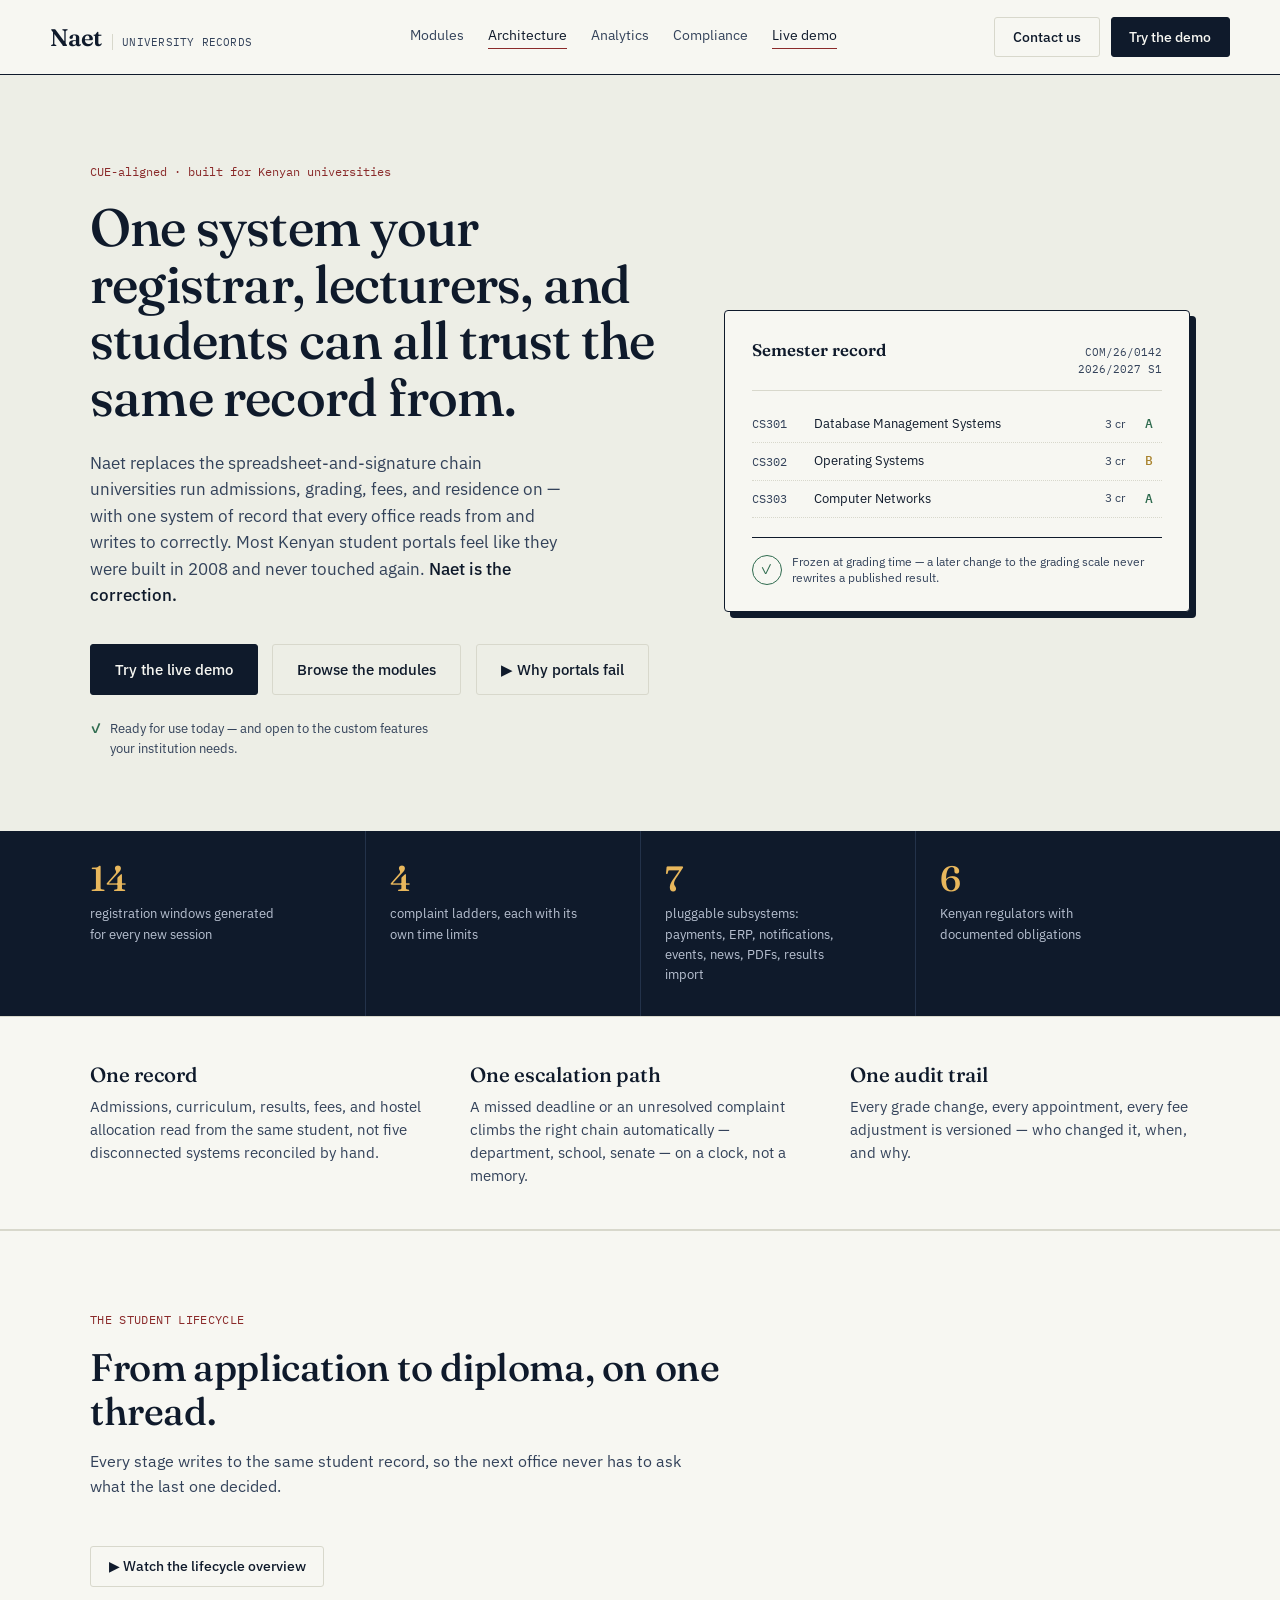
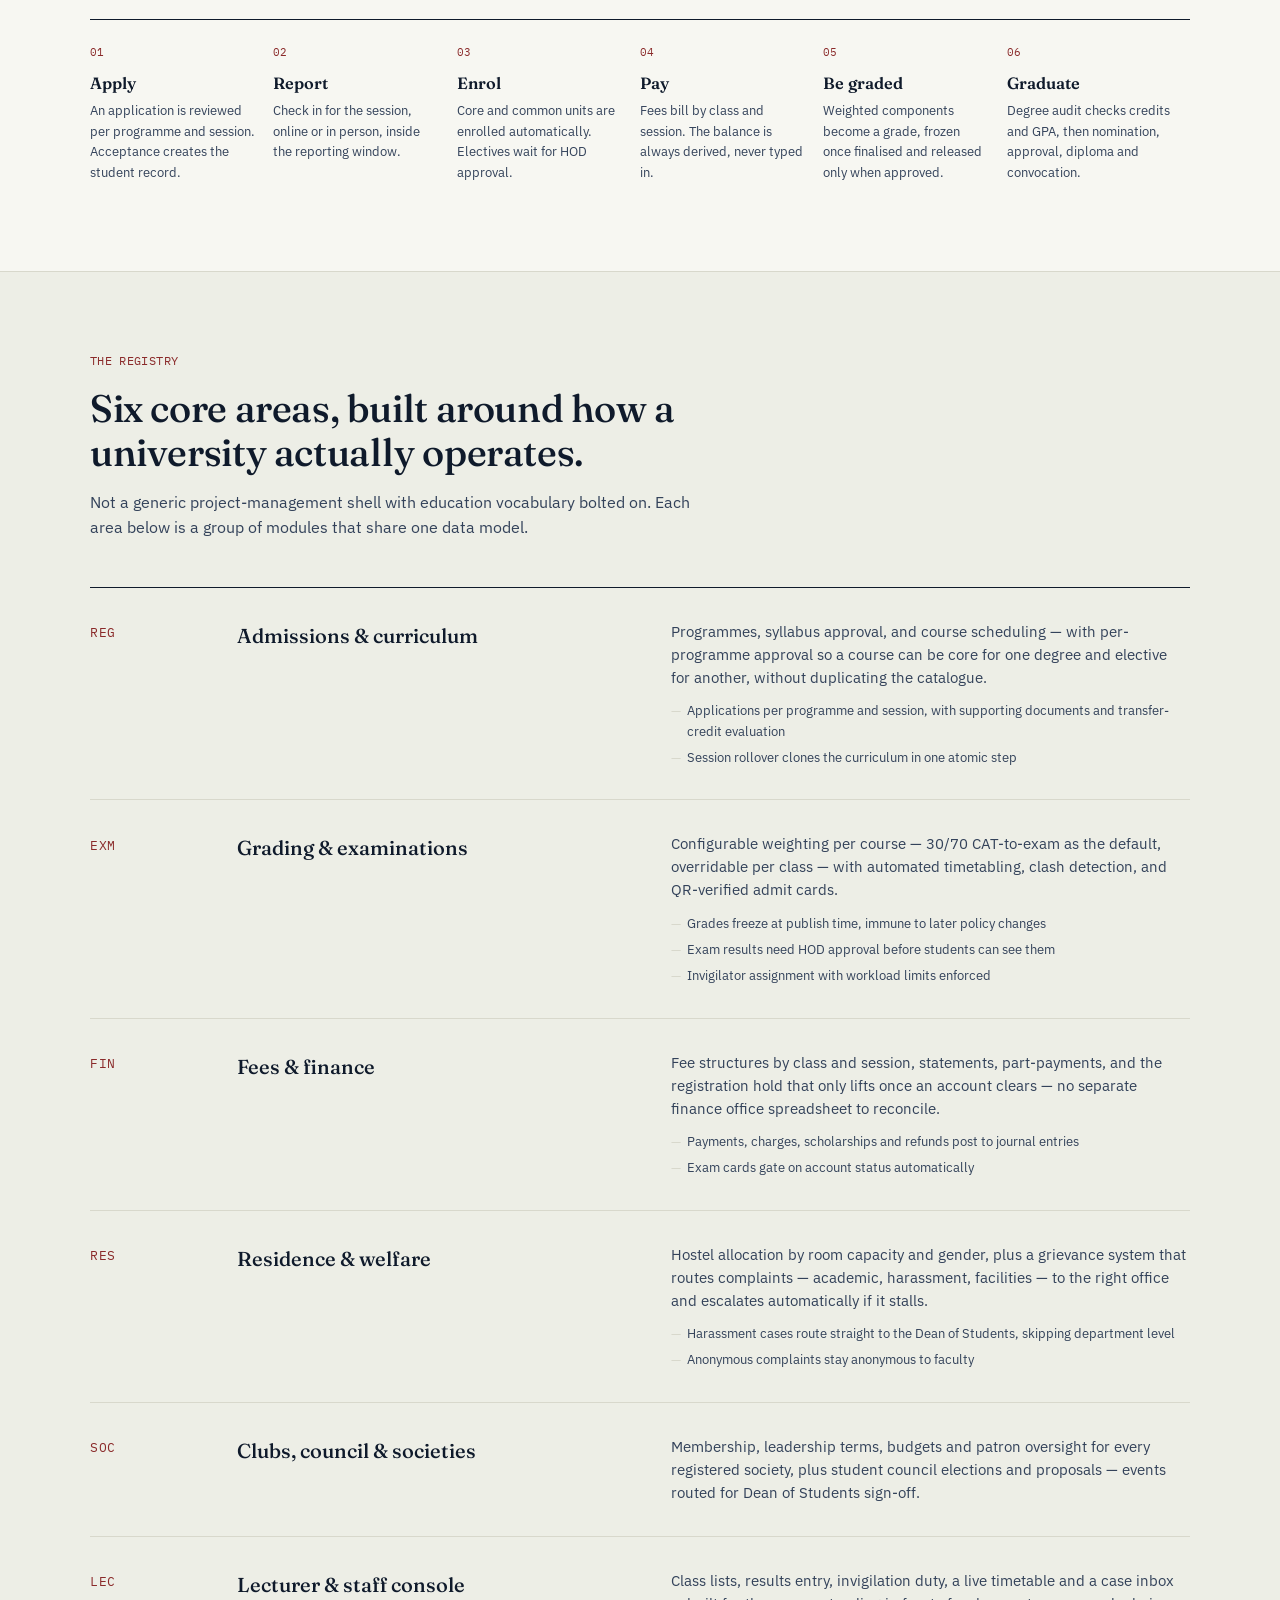
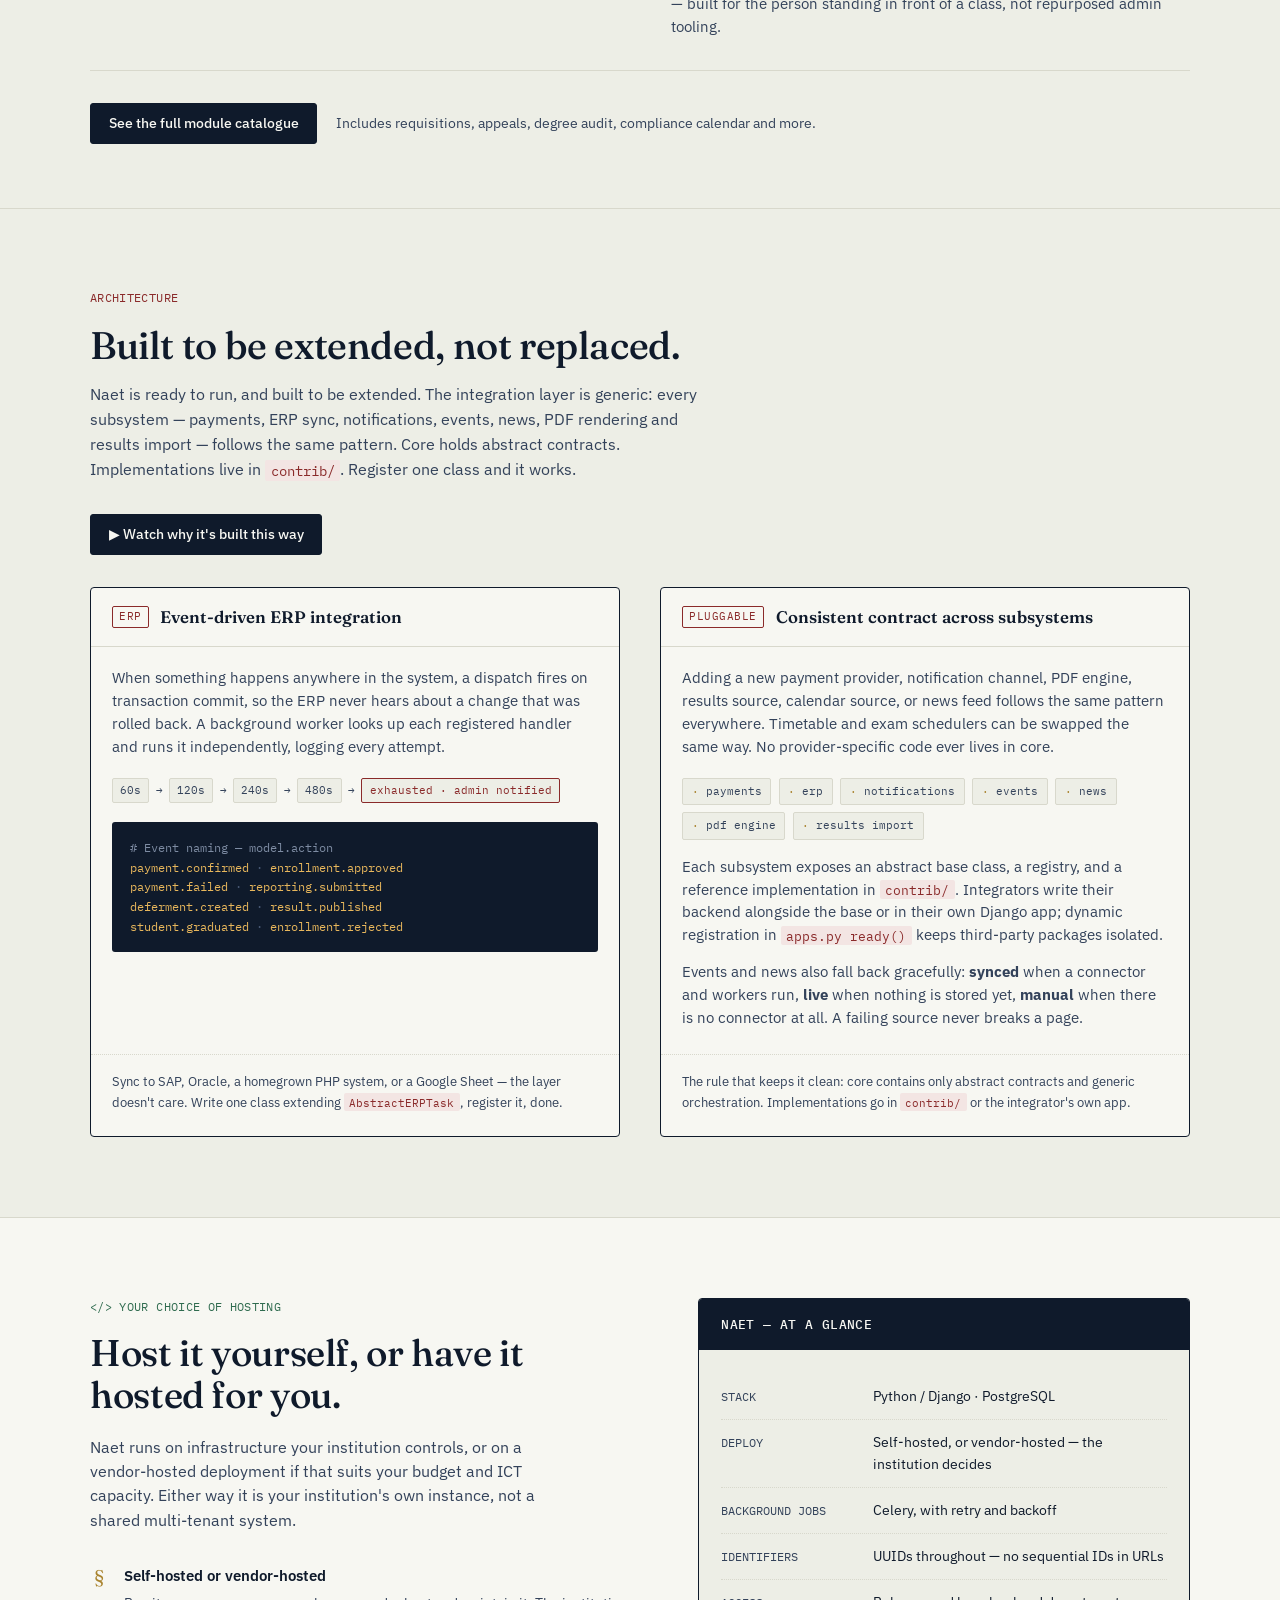
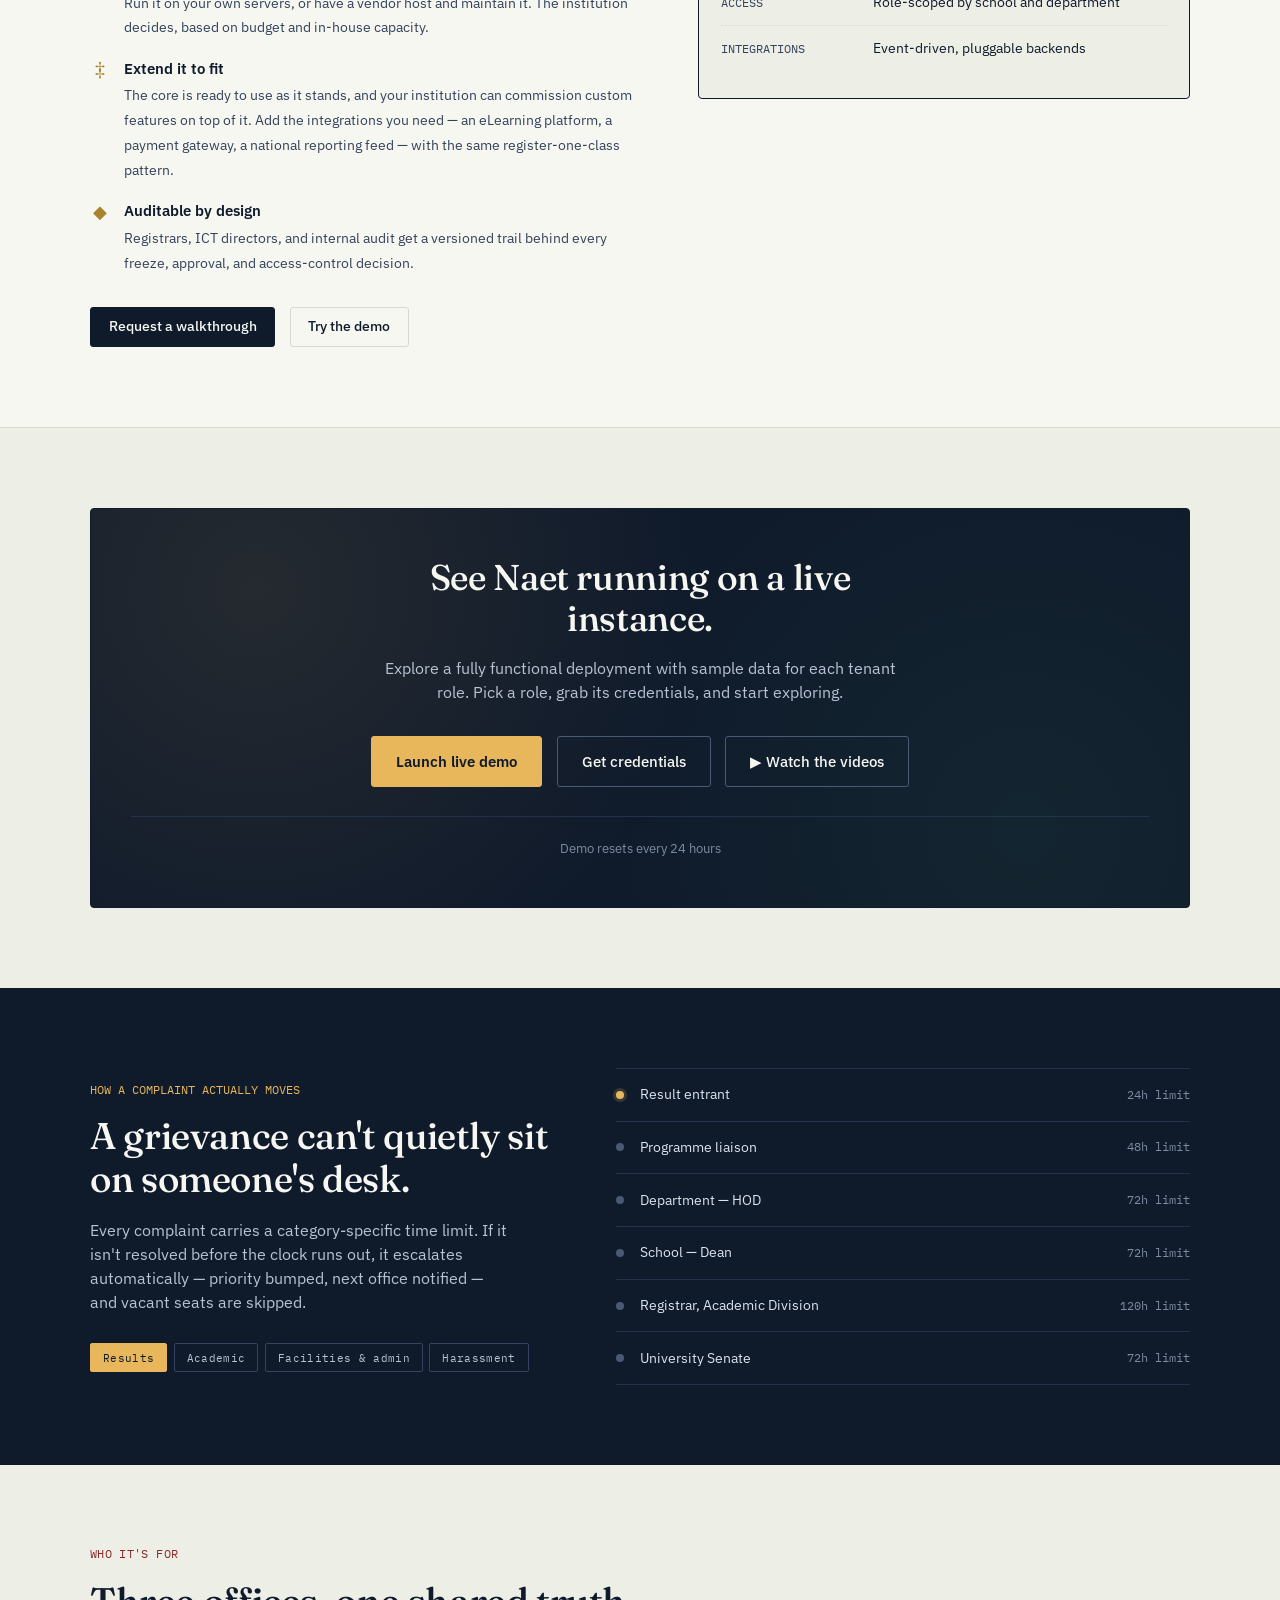
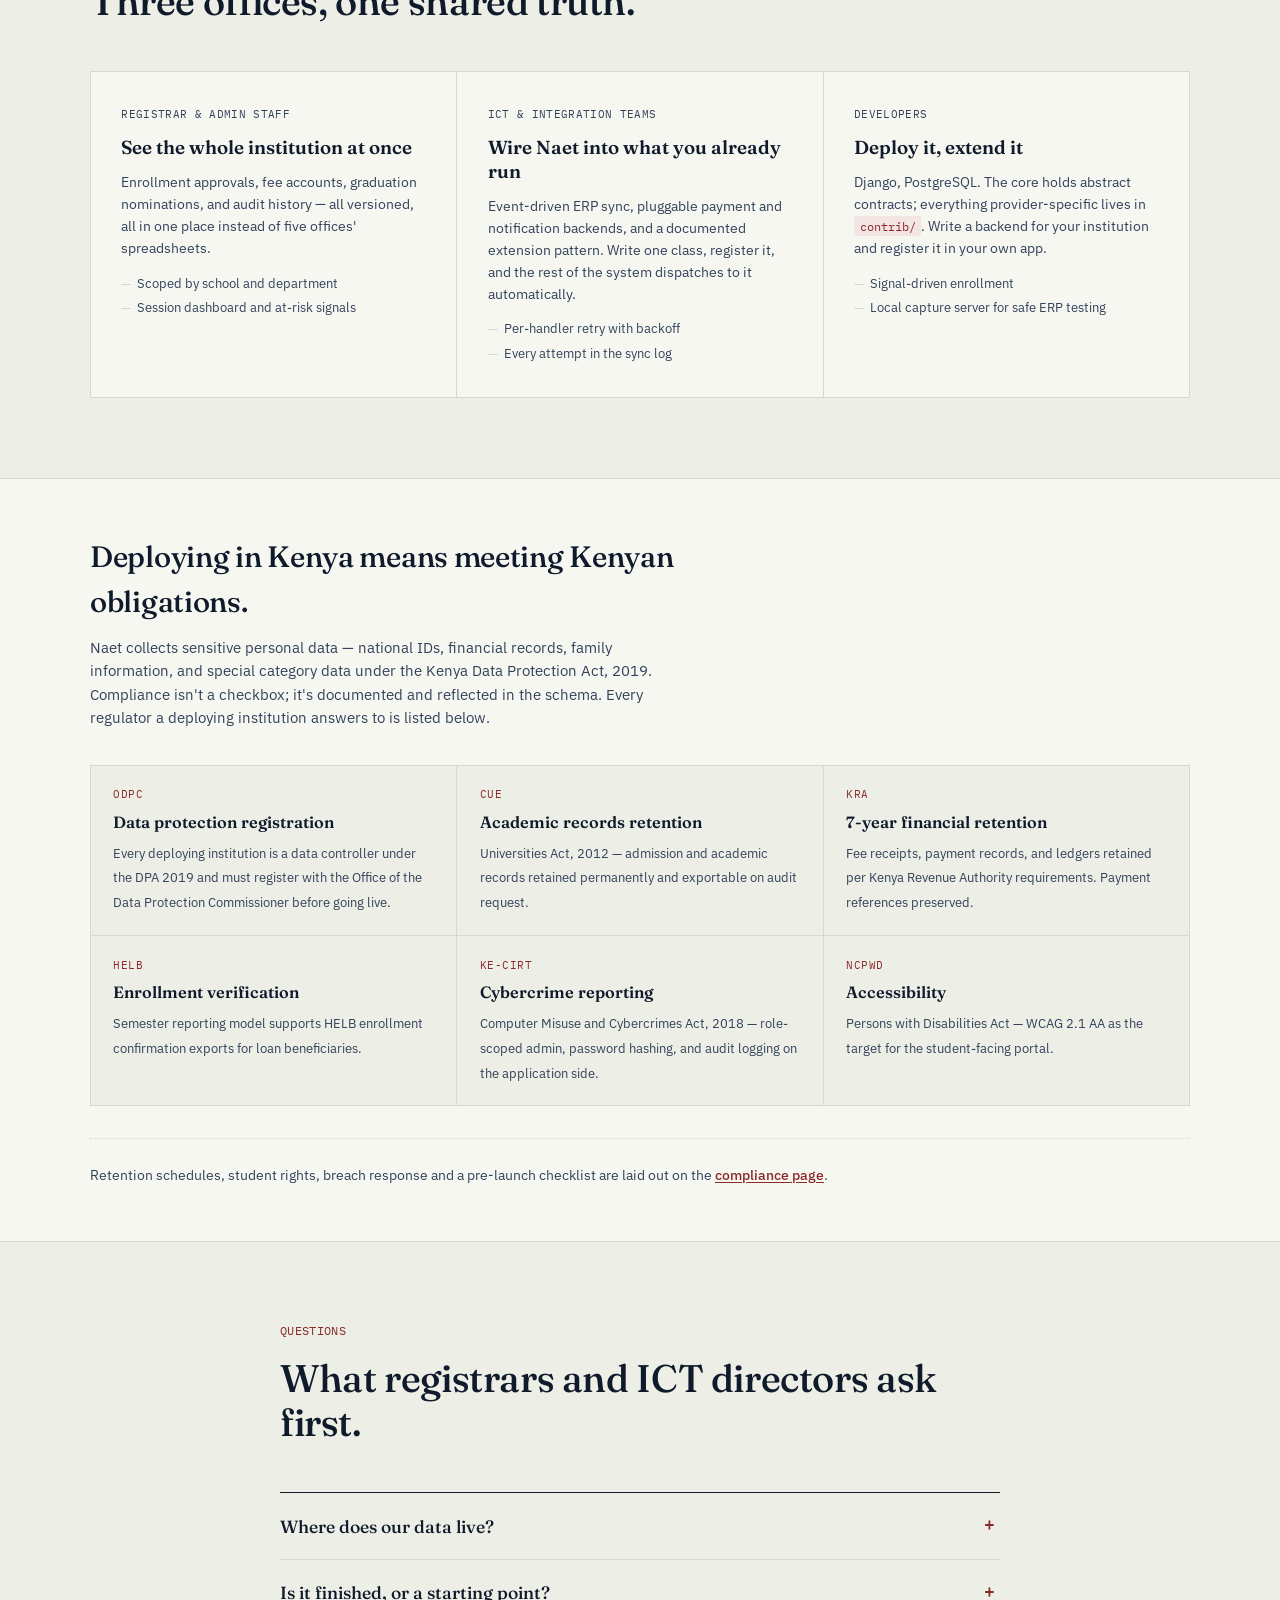
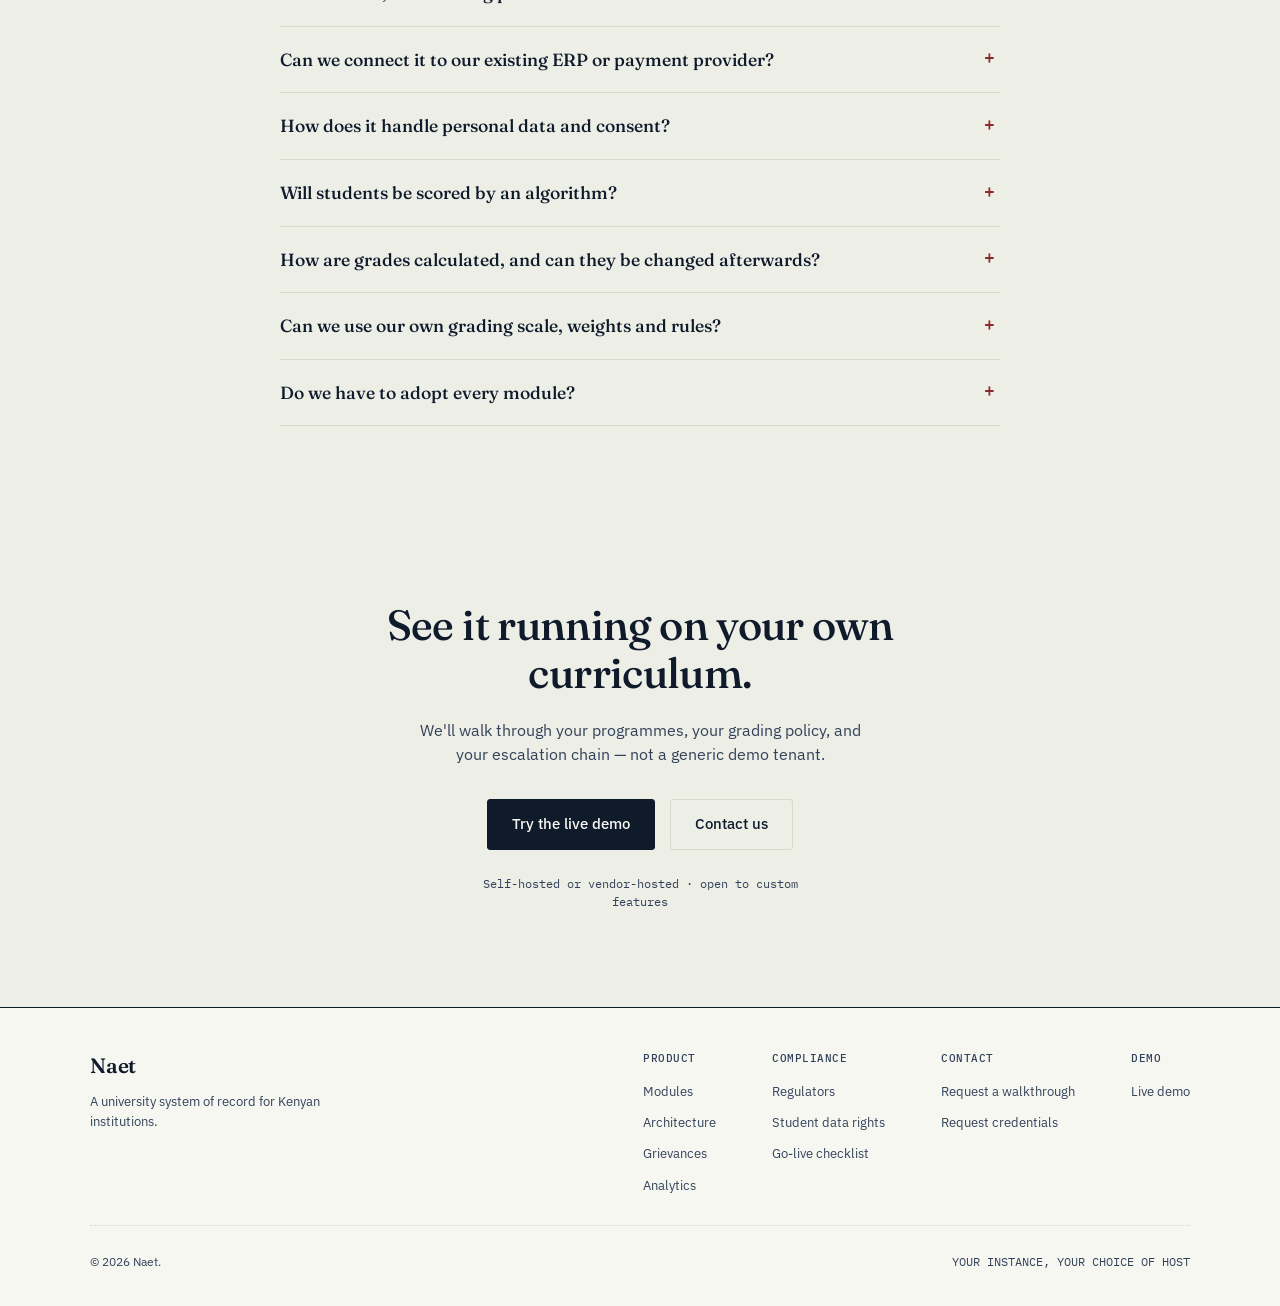
<file: index.html>
<!doctype html>
<html lang="en">
  <head>
    <meta charset="UTF-8" />
    <meta name="viewport" content="width=device-width, initial-scale=1.0" />
    <title>Naet — The system of record for universities</title>
    <meta
      name="description"
      content="Naet is a university system of record for Kenyan institutions. Admissions, curriculum, grading, fees, residence, and grievances — one shared, versioned backend. Ready to deploy, and open to the custom features your institution needs."
    />
    <meta
      property="og:title"
      content="Naet — The system of record for universities"
    />
    <meta
      property="og:description"
      content="One record for admissions, grading, fees, residence and grievances. Ready to deploy, open to your custom features, auditable, built for Kenyan institutions."
    />
    <meta property="og:type" content="website" />
    <meta name="theme-color" content="#0f1a2b" />
    <link
      rel="icon"
      href="data:image/svg+xml,%3Csvg xmlns='http://www.w3.org/2000/svg' viewBox='0 0 32 32'%3E%3Crect width='32' height='32' rx='4' fill='%230f1a2b'/%3E%3Ctext x='16' y='23' font-family='Georgia,serif' font-size='20' font-weight='700' text-anchor='middle' fill='%23e8b75c'%3EN%3C/text%3E%3C/svg%3E"
    />
    <link rel="preconnect" href="https://fonts.googleapis.com" />
    <link rel="preconnect" href="https://fonts.gstatic.com" crossorigin />
    <link
      href="https://fonts.googleapis.com/css2?family=Fraunces:opsz,wght@9..144,400;9..144,500;9..144,600&family=IBM+Plex+Sans:wght@400;500;600&family=IBM+Plex+Mono:wght@400;500&display=swap"
      rel="stylesheet"
    />
    <link rel="stylesheet" href="styles.css" />
  </head>
  <body>
    <a class="skip-link" href="#main">Skip to content</a>

    <header class="letterhead">
      <div class="wrap letterhead__row">
        <a href="index.html" class="mark" aria-label="Naet home">
          <span class="mark__word">Naet</span>
          <span class="mark__sub">UNIVERSITY RECORDS</span>
        </a>
        <nav class="primary" aria-label="Primary">
          <a href="modules.html">Modules</a>
          <a href="index.html#architecture">Architecture</a>
          <a href="analytics.html">Analytics</a>
          <a href="compliance.html">Compliance</a>
          <a href="index.html#demo">Live demo</a>
        </nav>
        <div class="letterhead__cta">
          <a href="#contact" class="btn btn--ghost">Contact us</a>
          <a href="#demo" class="btn btn--dark">Try the demo</a>
          <button
            class="menu-toggle"
            type="button"
            aria-expanded="false"
            aria-controls="mobile-nav"
          >
            Menu
          </button>
        </div>
      </div>
      <div class="wrap mobile-nav" id="mobile-nav" data-open="false">
        <ul>
          <li><a href="modules.html">Modules</a></li>
          <li><a href="index.html#architecture">Architecture</a></li>
          <li><a href="analytics.html">Analytics</a></li>
          <li><a href="compliance.html">Compliance</a></li>
          <li><a href="index.html#demo">Live demo</a></li>
        </ul>
        <div class="mobile-cta">
          <a href="#contact" class="btn btn--ghost">Contact us</a>
          <a href="#demo" class="btn btn--dark">Try the demo</a>
        </div>
      </div>
    </header>

    <main id="main">
      <!-- ================= HERO ================= -->
      <section class="hero">
        <div class="wrap hero__grid">
          <div>
            <div class="hero__eyebrow">
              CUE-aligned · built for Kenyan universities
            </div>
            <h1>
              One system your registrar, lecturers, and students can all trust
              the same record from.
            </h1>
            <p class="lede">
              Naet replaces the spreadsheet-and-signature chain universities run
              admissions, grading, fees, and residence on — with one system of
              record that every office reads from and writes to correctly. Most
              Kenyan student portals feel like they were built in 2008 and never
              touched again.
              <strong>Naet is the correction.</strong>
            </p>
            <div class="hero__ctas">
              <a href="#demo" class="btn btn--dark btn--large"
                >Try the live demo</a
              >
              <a href="modules.html" class="btn btn--ghost btn--large"
                >Browse the modules</a
              >
              <a
                href="#video"
                class="btn btn--ghost btn--large"
                data-video-id="portal"
                data-video-trigger
                hidden
                >▶ Why portals fail</a
              >
            </div>
            <div class="hero__note">
              <span class="tick">✓</span>
              <span
                >Ready for use today — and open to the custom features your
                institution needs.</span
              >
            </div>
          </div>

          <div
            class="transcript"
            role="img"
            aria-label="Mock semester record card showing three courses with grades A, B, and A, and a verified seal indicating results are frozen at grading time."
          >
            <div class="transcript__head">
              <h3>Semester record</h3>
              <span class="transcript__id">COM/26/0142<br />2026/2027 S1</span>
            </div>
            <div class="t-row">
              <span class="code">CS301</span
              ><span>Database Management Systems</span
              ><span class="credits">3 cr</span><span class="grade a">A</span>
            </div>
            <div class="t-row">
              <span class="code">CS302</span><span>Operating Systems</span
              ><span class="credits">3 cr</span><span class="grade b">B</span>
            </div>
            <div class="t-row">
              <span class="code">CS303</span><span>Computer Networks</span
              ><span class="credits">3 cr</span><span class="grade a">A</span>
            </div>
            <div class="transcript__seal">
              <div class="seal-dot">✓</div>
              <small
                >Frozen at grading time — a later change to the grading scale
                never rewrites a published result.</small
              >
            </div>
          </div>
        </div>
      </section>

      <!-- ================= STATS ================= -->
      <section class="stats" aria-label="Naet at a glance">
        <div class="wrap stats__row">
          <div class="stat">
            <div class="stat__num">14</div>
            <div class="stat__label">
              registration windows generated for every new session
            </div>
          </div>
          <div class="stat">
            <div class="stat__num">4</div>
            <div class="stat__label">
              complaint ladders, each with its own time limits
            </div>
          </div>
          <div class="stat">
            <div class="stat__num">7</div>
            <div class="stat__label">
              pluggable subsystems: payments, ERP, notifications, events, news,
              PDFs, results import
            </div>
          </div>
          <div class="stat">
            <div class="stat__num">6</div>
            <div class="stat__label">
              Kenyan regulators with documented obligations
            </div>
          </div>
        </div>
      </section>

      <!-- ================= CONTEXT BAND ================= -->
      <section class="context">
        <div class="wrap context__row">
          <p>
            <strong>One record</strong>Admissions, curriculum, results, fees,
            and hostel allocation read from the same student, not five
            disconnected systems reconciled by hand.
          </p>
          <p>
            <strong>One escalation path</strong>A missed deadline or an
            unresolved complaint climbs the right chain automatically —
            department, school, senate — on a clock, not a memory.
          </p>
          <p>
            <strong>One audit trail</strong>Every grade change, every
            appointment, every fee adjustment is versioned — who changed it,
            when, and why.
          </p>
        </div>
      </section>

      <!-- ================= STUDENT JOURNEY ================= -->
      <section class="journey" id="journey">
        <div class="wrap">
          <div class="section-head">
            <div class="eyebrow">THE STUDENT LIFECYCLE</div>
            <h2>From application to diploma, on one thread.</h2>
            <p>
              Every stage writes to the same student record, so the next office
              never has to ask what the last one decided.
            </p>
          </div>
          <p style="margin-bottom: 2rem">
            <a
              href="#video-overview"
              class="btn btn--ghost"
              data-video-trigger
              data-video-id="overview"
              hidden
              >▶ Watch the lifecycle overview</a
            >
          </p>
          <ol class="journey__track">
            <li class="journey__step">
              <h3>Apply</h3>
              <p>
                An application is reviewed per programme and session. Acceptance
                creates the student record.
              </p>
            </li>
            <li class="journey__step">
              <h3>Report</h3>
              <p>
                Check in for the session, online or in person, inside the
                reporting window.
              </p>
            </li>
            <li class="journey__step">
              <h3>Enrol</h3>
              <p>
                Core and common units are enrolled automatically. Electives wait
                for HOD approval.
              </p>
            </li>
            <li class="journey__step">
              <h3>Pay</h3>
              <p>
                Fees bill by class and session. The balance is always derived,
                never typed in.
              </p>
            </li>
            <li class="journey__step">
              <h3>Be graded</h3>
              <p>
                Weighted components become a grade, frozen once finalised and
                released only when approved.
              </p>
            </li>
            <li class="journey__step">
              <h3>Graduate</h3>
              <p>
                Degree audit checks credits and GPA, then nomination, approval,
                diploma and convocation.
              </p>
            </li>
          </ol>
        </div>
      </section>

      <!-- ================= THE REGISTRY ================= -->
      <section class="registry" id="registry">
        <div class="wrap">
          <div class="section-head">
            <div class="eyebrow">THE REGISTRY</div>
            <h2>
              Six core areas, built around how a university actually operates.
            </h2>
            <p>
              Not a generic project-management shell with education vocabulary
              bolted on. Each area below is a group of modules that share one
              data model.
            </p>
          </div>

          <div class="ledger">
            <div class="ledger__item">
              <div class="ledger__code">REG</div>
              <div class="ledger__title">Admissions &amp; curriculum</div>
              <div class="ledger__detail">
                <p>
                  Programmes, syllabus approval, and course scheduling — with
                  per-programme approval so a course can be core for one degree
                  and elective for another, without duplicating the catalogue.
                </p>
                <ul>
                  <li>
                    Applications per programme and session, with supporting
                    documents and transfer-credit evaluation
                  </li>
                  <li>
                    Session rollover clones the curriculum in one atomic step
                  </li>
                </ul>
              </div>
            </div>
            <div class="ledger__item">
              <div class="ledger__code">EXM</div>
              <div class="ledger__title">Grading &amp; examinations</div>
              <div class="ledger__detail">
                <p>
                  Configurable weighting per course — 30/70 CAT-to-exam as the
                  default, overridable per class — with automated timetabling,
                  clash detection, and QR-verified admit cards.
                </p>
                <ul>
                  <li>
                    Grades freeze at publish time, immune to later policy
                    changes
                  </li>
                  <li>
                    Exam results need HOD approval before students can see them
                  </li>
                  <li>Invigilator assignment with workload limits enforced</li>
                </ul>
              </div>
            </div>
            <div class="ledger__item">
              <div class="ledger__code">FIN</div>
              <div class="ledger__title">Fees &amp; finance</div>
              <div class="ledger__detail">
                <p>
                  Fee structures by class and session, statements,
                  part-payments, and the registration hold that only lifts once
                  an account clears — no separate finance office spreadsheet to
                  reconcile.
                </p>
                <ul>
                  <li>
                    Payments, charges, scholarships and refunds post to journal
                    entries
                  </li>
                  <li>Exam cards gate on account status automatically</li>
                </ul>
              </div>
            </div>
            <div class="ledger__item">
              <div class="ledger__code">RES</div>
              <div class="ledger__title">Residence &amp; welfare</div>
              <div class="ledger__detail">
                <p>
                  Hostel allocation by room capacity and gender, plus a
                  grievance system that routes complaints — academic,
                  harassment, facilities — to the right office and escalates
                  automatically if it stalls.
                </p>
                <ul>
                  <li>
                    Harassment cases route straight to the Dean of Students,
                    skipping department level
                  </li>
                  <li>Anonymous complaints stay anonymous to faculty</li>
                </ul>
              </div>
            </div>
            <div class="ledger__item">
              <div class="ledger__code">SOC</div>
              <div class="ledger__title">Clubs, council &amp; societies</div>
              <div class="ledger__detail">
                <p>
                  Membership, leadership terms, budgets and patron oversight for
                  every registered society, plus student council elections and
                  proposals — events routed for Dean of Students sign-off.
                </p>
              </div>
            </div>
            <div class="ledger__item">
              <div class="ledger__code">LEC</div>
              <div class="ledger__title">Lecturer &amp; staff console</div>
              <div class="ledger__detail">
                <p>
                  Class lists, results entry, invigilation duty, a live
                  timetable and a case inbox — built for the person standing in
                  front of a class, not repurposed admin tooling.
                </p>
              </div>
            </div>
          </div>

          <div class="registry__more">
            <a href="modules.html" class="btn btn--dark"
              >See the full module catalogue</a
            >
            <span
              >Includes requisitions, appeals, degree audit, compliance calendar
              and more.</span
            >
          </div>
        </div>
      </section>

      <!-- ================= ARCHITECTURE ================= -->
      <section class="architecture" id="architecture">
        <div class="wrap">
          <div class="section-head" style="max-width: 760px">
            <div class="eyebrow">ARCHITECTURE</div>
            <h2>Built to be extended, not replaced.</h2>
            <p>
              Naet is ready to run, and built to be extended. The integration
              layer is generic: every subsystem — payments, ERP sync,
              notifications, events, news, PDF rendering and results import —
              follows the same pattern. Core holds abstract contracts.
              Implementations live in <code>contrib/</code>. Register one class
              and it works.
            </p>
          </div>
          <p style="margin-top: -1rem; margin-bottom: 2rem">
            <a
              href="#video-architecture"
              class="btn btn--dark"
              data-video-trigger
              data-video-id="architecture"
              hidden
              >▶ Watch why it's built this way</a
            >
          </p>

          <div class="arch-grid">
            <div class="arch-card">
              <div class="arch-card__head">
                <span class="tag">ERP</span>
                <h3>Event-driven ERP integration</h3>
              </div>
              <div class="arch-card__body">
                <p>
                  When something happens anywhere in the system, a dispatch
                  fires on transaction commit, so the ERP never hears about a
                  change that was rolled back. A background worker looks up each
                  registered handler and runs it independently, logging every
                  attempt.
                </p>
                <div
                  class="retry"
                  role="img"
                  aria-label="Retry schedule: 60 seconds, 120, 240, 480, then exhausted and admin notified."
                >
                  <span>60s</span
                  >→<span>120s</span>→<span>240s</span>→<span>480s</span>→<span
                    class="last"
                    >exhausted · admin notified</span
                  >
                </div>
                <div
                  class="event-flow"
                  role="img"
                  aria-label="Event naming examples: model dot action."
                >
                  <div>
                    <span class="comment"># Event naming — model.action</span>
                  </div>
                  <div>
                    <span class="evt">payment.confirmed</span>
                    <span class="arrow">·</span>
                    <span class="evt">enrollment.approved</span>
                  </div>
                  <div>
                    <span class="evt">payment.failed</span>
                    <span class="arrow">·</span>
                    <span class="evt">reporting.submitted</span>
                  </div>
                  <div>
                    <span class="evt">deferment.created</span>
                    <span class="arrow">·</span>
                    <span class="evt">result.published</span>
                  </div>
                  <div>
                    <span class="evt">student.graduated</span>
                    <span class="arrow">·</span>
                    <span class="evt">enrollment.rejected</span>
                  </div>
                </div>
              </div>
              <div class="arch-card__foot">
                Sync to SAP, Oracle, a homegrown PHP system, or a Google Sheet —
                the layer doesn't care. Write one class extending
                <code>AbstractERPTask</code>, register it, done.
              </div>
            </div>

            <div class="arch-card">
              <div class="arch-card__head">
                <span class="tag">PLUGGABLE</span>
                <h3>Consistent contract across subsystems</h3>
              </div>
              <div class="arch-card__body">
                <p>
                  Adding a new payment provider, notification channel, PDF
                  engine, results source, calendar source, or news feed follows
                  the same pattern everywhere. Timetable and exam schedulers can
                  be swapped the same way. No provider-specific code ever lives
                  in core.
                </p>
                <ul
                  class="plugin-list"
                  aria-label="Subsystems with pluggable backends"
                >
                  <li>payments</li>
                  <li>erp</li>
                  <li>notifications</li>
                  <li>events</li>
                  <li>news</li>
                  <li>pdf engine</li>
                  <li>results import</li>
                </ul>
                <p style="margin-top: 1rem">
                  Each subsystem exposes an abstract base class, a registry, and
                  a reference implementation in <code>contrib/</code>.
                  Integrators write their backend alongside the base or in their
                  own Django app; dynamic registration in
                  <code>apps.py ready()</code> keeps third-party packages
                  isolated.
                </p>
                <p>
                  Events and news also fall back gracefully:
                  <strong>synced</strong> when a connector and workers run,
                  <strong>live</strong> when nothing is stored yet,
                  <strong>manual</strong> when there is no connector at all. A
                  failing source never breaks a page.
                </p>
              </div>
              <div class="arch-card__foot">
                The rule that keeps it clean: core contains only abstract
                contracts and generic orchestration. Implementations go in
                <code>contrib/</code> or the integrator's own app.
              </div>
            </div>
          </div>
        </div>
      </section>

      <!-- ================= DEPLOYMENT ================= -->
      <section class="opensource" id="opensource">
        <div class="wrap opensource__grid">
          <div>
            <div class="opensource__label">
              &lt;/&gt; YOUR CHOICE OF HOSTING
            </div>
            <h2>Host it yourself, or have it hosted for you.</h2>
            <p class="opensource__lede">
              Naet runs on infrastructure your institution controls, or on a
              vendor-hosted deployment if that suits your budget and ICT
              capacity. Either way it is your institution's own instance, not a
              shared multi-tenant system.
            </p>
            <ul class="opensource__points">
              <li>
                <span class="glyph">§</span
                ><span
                  ><strong>Self-hosted or vendor-hosted</strong
                  ><span
                    >Run it on your own servers, or have a vendor host and
                    maintain it. The institution decides, based on budget and
                    in-house capacity.</span
                  ></span
                >
              </li>
              <li>
                <span class="glyph">‡</span
                ><span
                  ><strong>Extend it to fit</strong
                  ><span
                    >The core is ready to use as it stands, and your institution
                    can commission custom features on top of it. Add the
                    integrations you need — an eLearning platform, a payment
                    gateway, a national reporting feed — with the same
                    register-one-class pattern.</span
                  ></span
                >
              </li>
              <li>
                <span class="glyph">◆</span
                ><span
                  ><strong>Auditable by design</strong
                  ><span
                    >Registrars, ICT directors, and internal audit get a
                    versioned trail behind every freeze, approval, and
                    access-control decision.</span
                  ></span
                >
              </li>
            </ul>
            <div class="hero__ctas" style="margin-top: 2rem">
              <a href="#contact" class="btn btn--dark">Request a walkthrough</a>
              <a href="#demo" class="btn btn--ghost">Try the demo</a>
            </div>
          </div>

          <div class="licence-card">
            <div class="licence-card__head"><h3>NAET — AT A GLANCE</h3></div>
            <div class="licence-card__body">
              <dl>
                <div class="licence-row">
                  <dt>STACK</dt>
                  <dd>Python / Django · PostgreSQL</dd>
                </div>
                <div class="licence-row">
                  <dt>DEPLOY</dt>
                  <dd>
                    Self-hosted, or vendor-hosted — the institution decides
                  </dd>
                </div>
                <div class="licence-row">
                  <dt>BACKGROUND JOBS</dt>
                  <dd>Celery, with retry and backoff</dd>
                </div>
                <div class="licence-row">
                  <dt>IDENTIFIERS</dt>
                  <dd>UUIDs throughout — no sequential IDs in URLs</dd>
                </div>
                <div class="licence-row">
                  <dt>ACCESS</dt>
                  <dd>Role-scoped by school and department</dd>
                </div>
                <div class="licence-row">
                  <dt>INTEGRATIONS</dt>
                  <dd>Event-driven, pluggable backends</dd>
                </div>
              </dl>
            </div>
          </div>
        </div>
      </section>

      <!-- ================= LIVE DEMO ================= -->
      <section class="demo" id="demo">
        <div class="wrap">
          <div class="demo__card">
            <h2>See Naet running on a live instance.</h2>
            <p>
              Explore a fully functional deployment with sample data for each
              tenant role.
              <span id="demo-intro-text"
                >Pick a role, request its credentials, and start
                exploring.</span
              >
            </p>
            <div class="demo__actions">
              <a
                href="https://naet-tat2.onrender.com/"
                id="demo-launch"
                target="_blank"
                rel="noopener"
                class="btn btn--brass btn--large"
                >Launch live demo</a
              >
              <a
                href="#contact"
                data-contact-topic="Demo credentials"
                id="demo-request-btn"
                class="btn btn--outline-light btn--large"
                >Request credentials</a
              >
              <a
                href="#video"
                class="btn btn--outline-light btn--large"
                data-video-trigger
                hidden
                >▶ Watch the overview</a
              >
            </div>
            <div class="demo-creds" id="demo-creds" hidden></div>
            <div class="demo__note">
              <span id="demo-note-text"
                >Demo resets every 24 hours · Credentials provided on
                request</span
              >
            </div>
          </div>
        </div>
      </section>

      <!-- ================= MECHANISM SPOTLIGHT ================= -->
      <section class="spotlight" id="mechanism">
        <div class="wrap spotlight__grid">
          <div>
            <div class="spotlight__eyebrow">HOW A COMPLAINT ACTUALLY MOVES</div>
            <h2>A grievance can't quietly sit on someone's desk.</h2>
            <p>
              Every complaint carries a category-specific time limit. If it
              isn't resolved before the clock runs out, it escalates
              automatically — priority bumped, next office notified — and vacant
              seats are skipped.
            </p>
            <div
              class="spotlight__tabs"
              role="group"
              aria-label="Complaint category"
            >
              <button type="button" data-ladder="results" aria-pressed="true">
                Results
              </button>
              <button type="button" data-ladder="academic" aria-pressed="false">
                Academic
              </button>
              <button type="button" data-ladder="ops" aria-pressed="false">
                Facilities &amp; admin
              </button>
              <button
                type="button"
                data-ladder="harassment"
                aria-pressed="false"
              >
                Harassment
              </button>
            </div>
          </div>
          <ol class="escalation" id="ladder" aria-live="polite"></ol>
        </div>
      </section>

      <!-- ================= AUDIENCES ================= -->
      <section class="audiences" id="audiences">
        <div class="wrap">
          <div class="section-head">
            <div class="eyebrow">WHO IT'S FOR</div>
            <h2>Three offices, one shared truth.</h2>
          </div>
          <div class="aud-grid">
            <div class="aud-card">
              <div class="aud-card__role">REGISTRAR &amp; ADMIN STAFF</div>
              <h3>See the whole institution at once</h3>
              <p>
                Enrollment approvals, fee accounts, graduation nominations, and
                audit history — all versioned, all in one place instead of five
                offices' spreadsheets.
              </p>
              <ul>
                <li>Scoped by school and department</li>
                <li>Session dashboard and at-risk signals</li>
              </ul>
            </div>
            <div class="aud-card">
              <div class="aud-card__role">ICT &amp; INTEGRATION TEAMS</div>
              <h3>Wire Naet into what you already run</h3>
              <p>
                Event-driven ERP sync, pluggable payment and notification
                backends, and a documented extension pattern. Write one class,
                register it, and the rest of the system dispatches to it
                automatically.
              </p>
              <ul>
                <li>Per-handler retry with backoff</li>
                <li>Every attempt in the sync log</li>
              </ul>
            </div>
            <div class="aud-card">
              <div class="aud-card__role">DEVELOPERS</div>
              <h3>Deploy it, extend it</h3>
              <p>
                Django, PostgreSQL. The core holds abstract contracts;
                everything provider-specific lives in <code>contrib/</code>.
                Write a backend for your institution and register it in your own
                app.
              </p>
              <ul>
                <li>Signal-driven enrollment</li>
                <li>Local capture server for safe ERP testing</li>
              </ul>
            </div>
          </div>
        </div>
      </section>

      <!-- ================= TRUST / COMPLIANCE ================= -->
      <section class="trust" id="trust">
        <div class="wrap">
          <div class="trust__intro">
            <h2>Deploying in Kenya means meeting Kenyan obligations.</h2>
            <p>
              Naet collects sensitive personal data — national IDs, financial
              records, family information, and special category data under the
              Kenya Data Protection Act, 2019. Compliance isn't a checkbox; it's
              documented and reflected in the schema. Every regulator a
              deploying institution answers to is listed below.
            </p>
          </div>
          <div class="trust__grid">
            <div class="trust__cell">
              <span class="body">ODPC</span
              ><span class="label">Data protection registration</span
              ><span class="sub"
                >Every deploying institution is a data controller under the DPA
                2019 and must register with the Office of the Data Protection
                Commissioner before going live.</span
              >
            </div>
            <div class="trust__cell">
              <span class="body">CUE</span
              ><span class="label">Academic records retention</span
              ><span class="sub"
                >Universities Act, 2012 — admission and academic records
                retained permanently and exportable on audit request.</span
              >
            </div>
            <div class="trust__cell">
              <span class="body">KRA</span
              ><span class="label">7-year financial retention</span
              ><span class="sub"
                >Fee receipts, payment records, and ledgers retained per Kenya
                Revenue Authority requirements. Payment references
                preserved.</span
              >
            </div>
            <div class="trust__cell">
              <span class="body">HELB</span
              ><span class="label">Enrollment verification</span
              ><span class="sub"
                >Semester reporting model supports HELB enrollment confirmation
                exports for loan beneficiaries.</span
              >
            </div>
            <div class="trust__cell">
              <span class="body">KE-CIRT</span
              ><span class="label">Cybercrime reporting</span
              ><span class="sub"
                >Computer Misuse and Cybercrimes Act, 2018 — role-scoped admin,
                password hashing, and audit logging on the application
                side.</span
              >
            </div>
            <div class="trust__cell">
              <span class="body">NCPWD</span
              ><span class="label">Accessibility</span
              ><span class="sub"
                >Persons with Disabilities Act — WCAG 2.1 AA as the target for
                the student-facing portal.</span
              >
            </div>
          </div>
          <div class="trust__legal">
            Retention schedules, student rights, breach response and a
            pre-launch checklist are laid out on the
            <a href="compliance.html">compliance page</a>.
          </div>
        </div>
      </section>

      <!-- ================= FAQ ================= -->
      <section class="faq" id="faq">
        <div class="wrap">
          <div class="section-head">
            <div class="eyebrow">QUESTIONS</div>
            <h2>What registrars and ICT directors ask first.</h2>
          </div>
          <div class="faq__list">
            <details>
              <summary>Where does our data live?</summary>
              <p>
                That is the institution's decision. Naet can be self-hosted:
                PostgreSQL on your own servers, with uploads and audit history
                alongside it. Or it can be hosted by a vendor, which suits
                institutions with budget or ICT-staffing constraints. In both
                cases it is your institution's own instance and database, not a
                shared multi-tenant system, and the compliance page covers what
                to settle in a hosting agreement.
              </p>
            </details>
            <details>
              <summary>Is it finished, or a starting point?</summary>
              <p>
                It is ready for use, and open to custom features. The student
                lifecycle, grading, fees, exams, complaints and clubs are built
                and working, so an institution can deploy it for its core
                operations now. Beyond that, each university can commission
                features that fit its own rules: its own grading policy,
                integrations, reports and workflows. Staff-side case handling is
                rolling out in stages: Head-of-Department level is available
                today, with Dean, student council, Dean of Students and
                Registrar levels planned. The modules page marks what is live
                and what is planned.
              </p>
            </details>
            <details>
              <summary>
                Can we connect it to our existing ERP or payment provider?
              </summary>
              <p>
                Yes. Payments, ERP sync, notifications, events, news, PDF
                rendering and results import all use the same pattern: an
                abstract contract in core, your implementation in
                <code>contrib/</code> or your own app. ERP syncs run in the
                background with exponential-backoff retries, so a slow external
                system never blocks a student.
              </p>
            </details>
            <details>
              <summary>How does it handle personal data and consent?</summary>
              <p>
                Access is scoped by role, identifiers are UUIDs, and
                special-category fields such as religion and ethnicity are
                documented as consent-based, with a recommendation to remove
                them if unused. Students can export their own data. Details are
                on the compliance page.
              </p>
            </details>
            <details>
              <summary>Will students be scored by an algorithm?</summary>
              <p>
                Not in any way that acts on its own. The planned analytics are
                rule-based and explainable, shown only to authorised staff with
                the reasons attached, and always reviewable by a person. Machine
                learning is held back until there are several years of data. See
                the analytics page.
              </p>
              <p>
                <strong>Grades themselves are not an algorithm either.</strong>
                A final grade is a transparent formula the institution
                configures: weighted components (for example CAT 30%, Exam 70%),
                each combined by a stated rule such as average of all, best N,
                or latest N. The score is then matched to a grading scale and a
                pass mark set per course. Incomplete results show as "in
                progress", never as a partial number.
              </p>
            </details>
            <details>
              <summary>
                How are grades calculated, and can they be changed afterwards?
              </summary>
              <p>
                One grading service produces every grade shown anywhere: the
                lecturer's results page, the student portal, the transcript, GPA
                and classification. They cannot disagree.
              </p>
              <p>
                Weighting schemes and grading scales are versioned. A published
                scheme can't be edited, only revised into a new version. The
                primary lecturer sets the assessment plan for a unit (how many
                CATs, marked out of what, how they combine) until results exist,
                and it locks once they do.
              </p>
              <p>
                Results move through a controlled path. CATs and similar
                assessments publish immediately. Exam and project results are
                submitted, approved by the Head of Department, then published.
                When a grade is finalised it is frozen together with the scheme,
                scale and pass mark that produced it, so later policy changes
                never rewrite past transcripts. A correction needs an explicit
                regrade with a recorded reason, and every change is kept in the
                audit history. An institution can also cap resit and
                supplementary scores at the pass mark.
              </p>
            </details>
            <details>
              <summary>
                Can we use our own grading scale, weights and rules?
              </summary>
              <p>
                Yes. Grading scales (score bands, grade points and letters),
                weighting schemes, pass marks and aggregation rules are
                configuration, not fixed code. Rules such as the progression GPA
                threshold and honours classification bands are held in one place
                so they can be adapted to your regulations. Anything beyond
                configuration can be built as a custom feature.
              </p>
            </details>
            <details>
              <summary>Do we have to adopt every module?</summary>
              <p>
                No. Fees, hostels, clubs and council are separate areas around
                the academic core. The fee module is also under consideration to
                move to a dedicated financial ERP, with the event layer keeping
                the two in sync.
              </p>
            </details>
          </div>
        </div>
      </section>

      <!-- ================= CLOSING CTA ================= -->
      <section class="closing" id="closing">
        <div class="wrap">
          <h2>See it running on your own curriculum.</h2>
          <p>
            We'll walk through your programmes, your grading policy, and your
            escalation chain — not a generic demo tenant.
          </p>
          <div class="closing__ctas">
            <a href="#demo" class="btn btn--dark btn--large"
              >Try the live demo</a
            >
            <a href="#contact" class="btn btn--ghost btn--large">Contact us</a>
          </div>
          <p class="closing__note">
            Self-hosted or vendor-hosted · open to custom features
          </p>
        </div>
      </section>
    </main>

    <footer>
      <div class="wrap">
        <div class="footer__top">
          <div class="footer__brand">
            <span class="mark__word">Naet</span>
            <p>A university system of record for Kenyan institutions.</p>
          </div>
          <div class="footer__cols">
            <div class="footer__col">
              <h4>PRODUCT</h4>
              <ul>
                <li><a href="modules.html">Modules</a></li>
                <li><a href="index.html#architecture">Architecture</a></li>
                <li><a href="index.html#mechanism">Grievances</a></li>
                <li><a href="analytics.html">Analytics</a></li>
              </ul>
            </div>
            <div class="footer__col">
              <h4>COMPLIANCE</h4>
              <ul>
                <li><a href="compliance.html">Regulators</a></li>
                <li>
                  <a href="compliance.html#data-rights">Student data rights</a>
                </li>
                <li>
                  <a href="compliance.html#checklist">Go-live checklist</a>
                </li>
              </ul>
            </div>
            <div class="footer__col">
              <h4>CONTACT</h4>
              <ul>
                <li><a href="#contact">Request a walkthrough</a></li>
                <li>
                  <a href="#contact" data-contact-topic="Demo credentials"
                    >Request credentials</a
                  >
                </li>
              </ul>
            </div>
            <div class="footer__col">
              <h4>DEMO</h4>
              <ul>
                <li><a href="#demo">Live demo</a></li>
              </ul>
            </div>
          </div>
        </div>
        <div class="footer__bottom">
          <div>© 2026 Naet.</div>
          <div class="licence-line">YOUR INSTANCE, YOUR CHOICE OF HOST</div>
        </div>
      </div>
    </footer>

    <script src="site-config.js"></script>
    <script src="site.js"></script>
    <script>
      /* ---------- complaint ladders (from the case-handling docs) ---------- */
      (function () {
        var ladders = {
          results: [
            ["Result entrant", "24h"],
            ["Programme liaison", "48h"],
            ["Department — HOD", "72h"],
            ["School — Dean", "72h"],
            ["Registrar, Academic Division", "120h"],
            ["University Senate", "72h"],
          ],
          academic: [
            ["Programme liaison", "48h"],
            ["Department — HOD", "72h"],
            ["School — Dean", "72h"],
            ["Dean of Students", "72h"],
            ["Academic Division", "72h"],
            ["University Senate", "72h"],
          ],
          ops: [
            ["School Representative", "24h"],
            ["Secretary General", "24h"],
            ["Deputy Chairperson", "24h"],
            ["Chairperson", "24h"],
            ["Dean of Students", "24h"],
            ["University Senate", "24h"],
          ],
          harassment: [
            ["Dean of Students — direct entry", "12h"],
            ["University Senate", "12h"],
          ],
        };
        var list = document.getElementById("ladder");
        var buttons = document.querySelectorAll("[data-ladder]");
        if (!list) return;
        function show(key) {
          list.textContent = "";
          ladders[key].forEach(function (s) {
            var li = document.createElement("li");
            li.className = "esc-step";
            li.innerHTML =
              '<div class="dot" aria-hidden="true"></div><div class="level"></div><div class="sla"></div>';
            li.querySelector(".level").textContent = s[0];
            li.querySelector(".sla").textContent = s[1] + " limit";
            list.appendChild(li);
          });
          buttons.forEach(function (b) {
            b.setAttribute(
              "aria-pressed",
              b.dataset.ladder === key ? "true" : "false",
            );
          });
        }
        buttons.forEach(function (b) {
          b.addEventListener("click", function () {
            show(b.dataset.ladder);
          });
        });
        show("results");
      })();

      /* ---------- demo credentials (from site-config.js) ---------- */
      (function () {
        var cfg = window.NAET_DEMO || {};
        var $ = function (id) {
          return document.getElementById(id);
        };
        var launch = $("demo-launch");
        if (launch && cfg.url) launch.href = cfg.url;

        var creds = (cfg.credentials || []).filter(function (c) {
          return c && (c.username || c.password);
        });
        var note = cfg.note || "Demo resets every 24 hours";
        var credUrl = cfg.credentialsUrl || "";
        var btn = $("demo-request-btn");

        if (credUrl) {
          btn.href = credUrl;
          btn.rel = "noopener";
          btn.removeAttribute("data-contact-topic");
          btn.textContent = cfg.credentialsLabel || "Get credentials";
        }

        if (!creds.length) {
          if (credUrl) {
            $("demo-intro-text").textContent =
              "Pick a role, grab its credentials, and start exploring.";
            $("demo-note-text").textContent = note;
          } else {
            $("demo-note-text").textContent =
              note + " · Credentials provided on request";
          }
          return;
        }

        if (!credUrl) btn.hidden = true;
        reqNote.hidden = true;
        $("demo-intro-text").textContent =
          "Pick a role, sign in with the credentials below, and start exploring.";
        $("demo-note-text").textContent = note;

        var box = $("demo-creds");
        box.textContent = "";
        function row(cells, head) {
          var r = document.createElement("div");
          r.className =
            "demo-creds__row" + (head ? " demo-creds__row--head" : "");
          cells.forEach(function (c) {
            r.appendChild(c);
          });
          return r;
        }
        function text(t, cls) {
          var s = document.createElement("span");
          if (cls) s.className = cls;
          s.textContent = t;
          return s;
        }
        function copyBtn(value) {
          var b = document.createElement("button");
          b.type = "button";
          b.className = "demo-creds__val";
          b.title = "Click to copy";
          b.textContent = value || "—";
          if (!value) {
            b.disabled = true;
            return b;
          }
          b.addEventListener("click", function () {
            if (!navigator.clipboard) return;
            navigator.clipboard.writeText(value).then(function () {
              b.textContent = "Copied";
              setTimeout(function () {
                b.textContent = value;
              }, 1200);
            });
          });
          return b;
        }
        box.appendChild(
          row([text("ROLE"), text("USERNAME"), text("PASSWORD")], true),
        );
        creds.forEach(function (c) {
          box.appendChild(
            row([
              text(c.role || "", "demo-creds__role"),
              copyBtn(c.username),
              copyBtn(c.password),
            ]),
          );
        });
        var hint = document.createElement("div");
        hint.className = "demo-creds__hint";
        hint.textContent = "Click a value to copy it.";
        box.appendChild(hint);
        box.hidden = false;
      })();
    </script>
  </body>
</html>
</file>
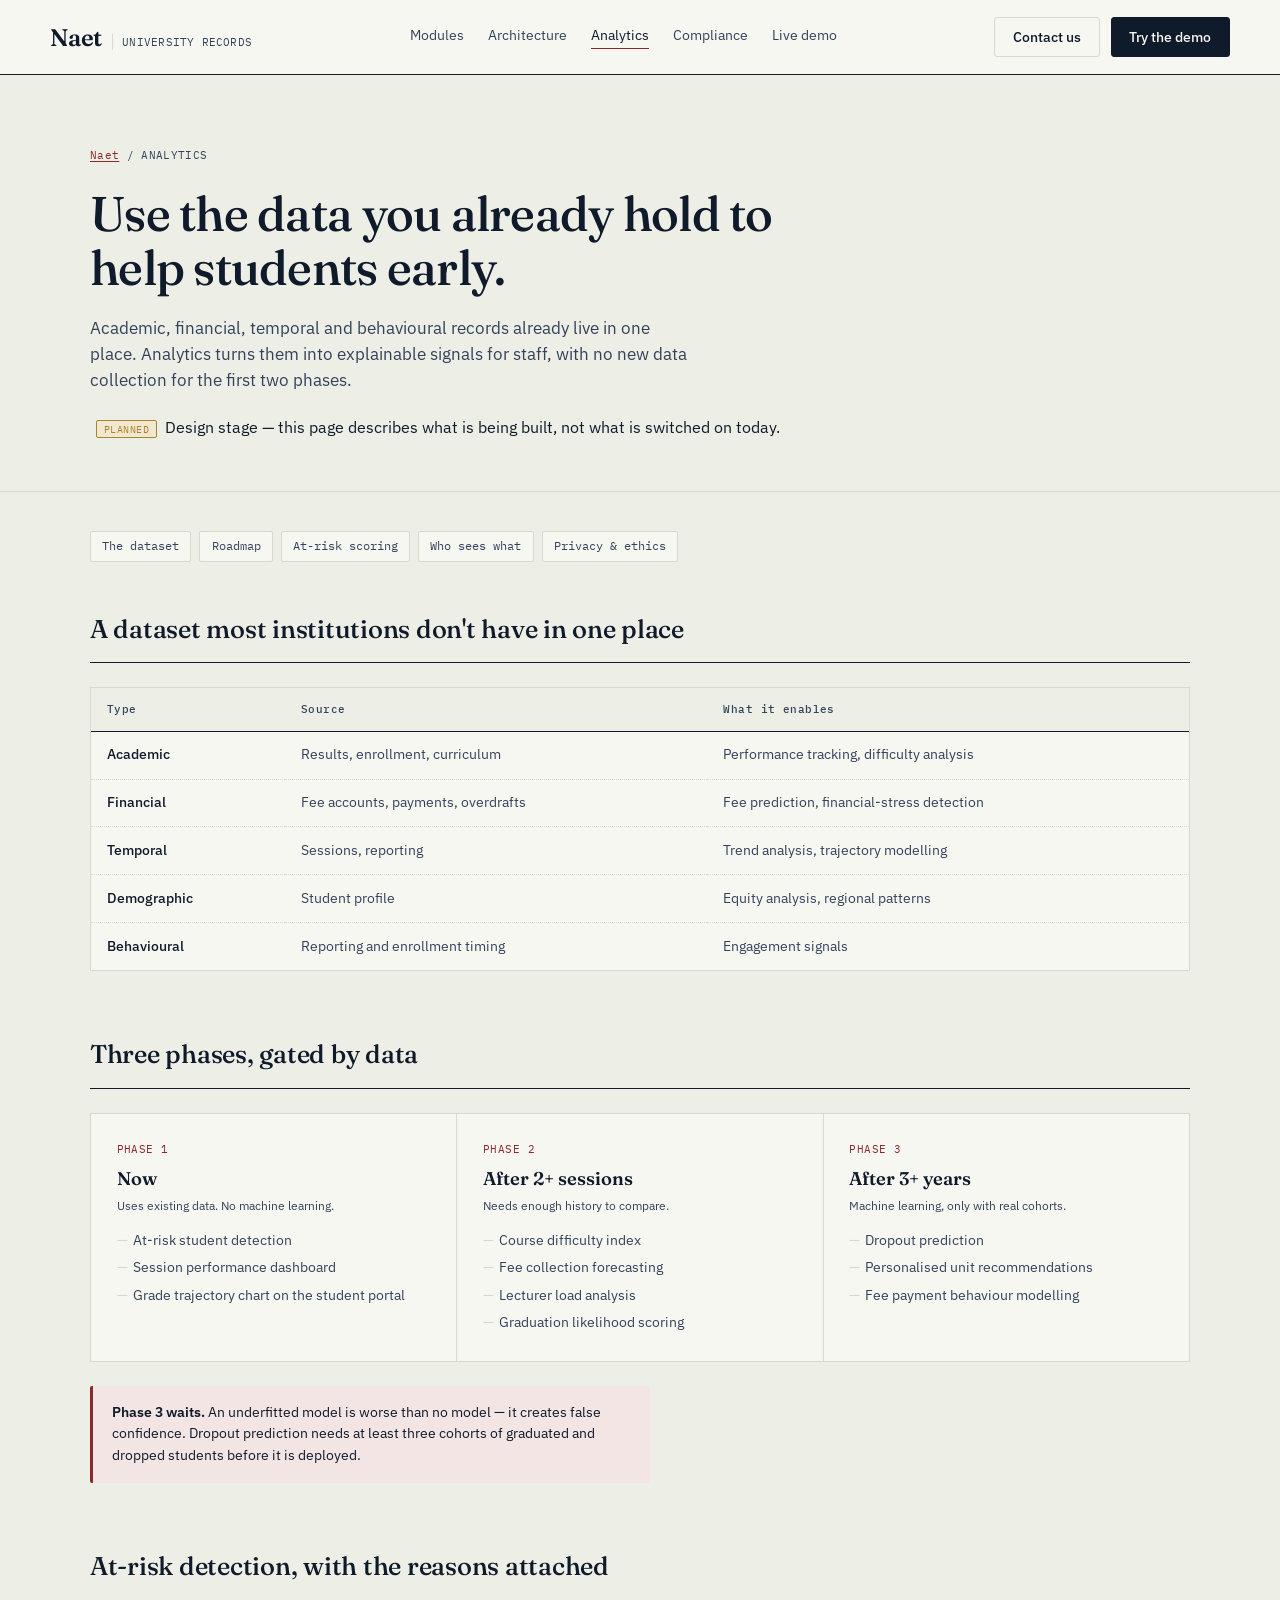
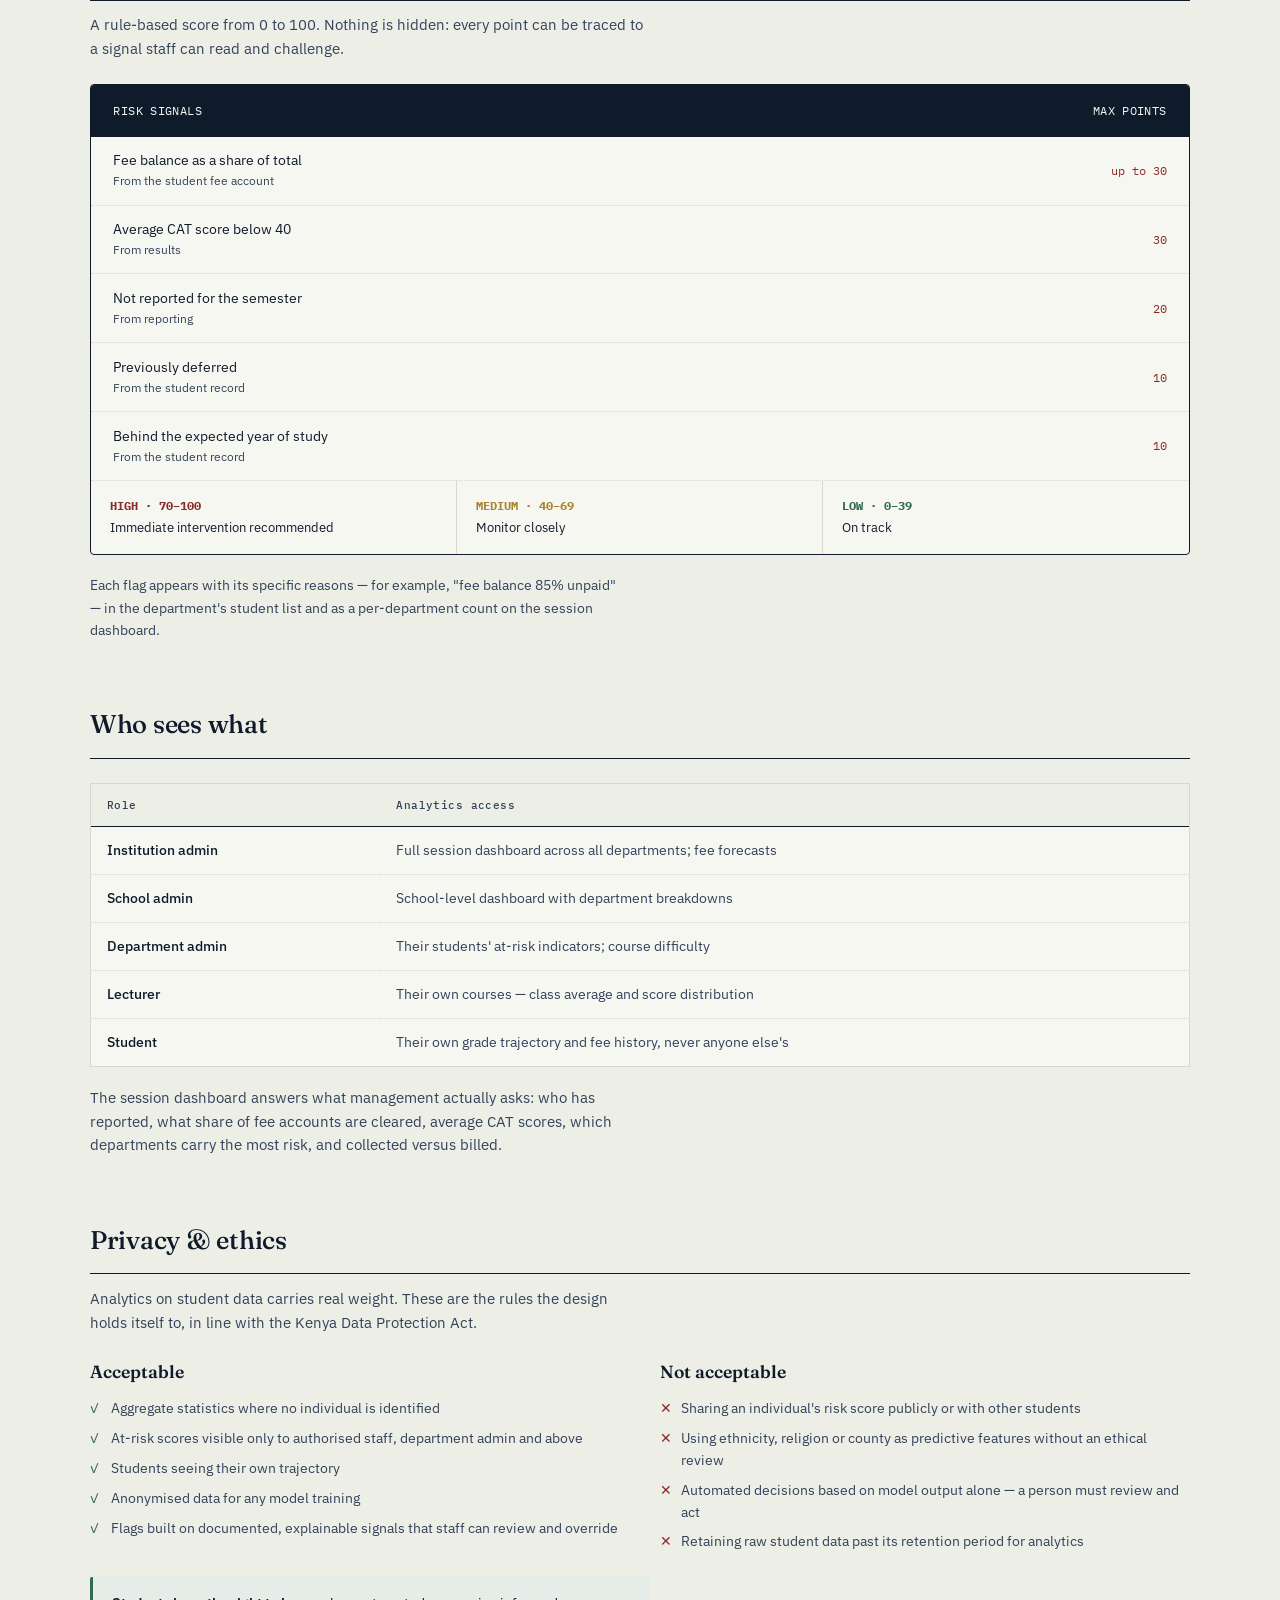
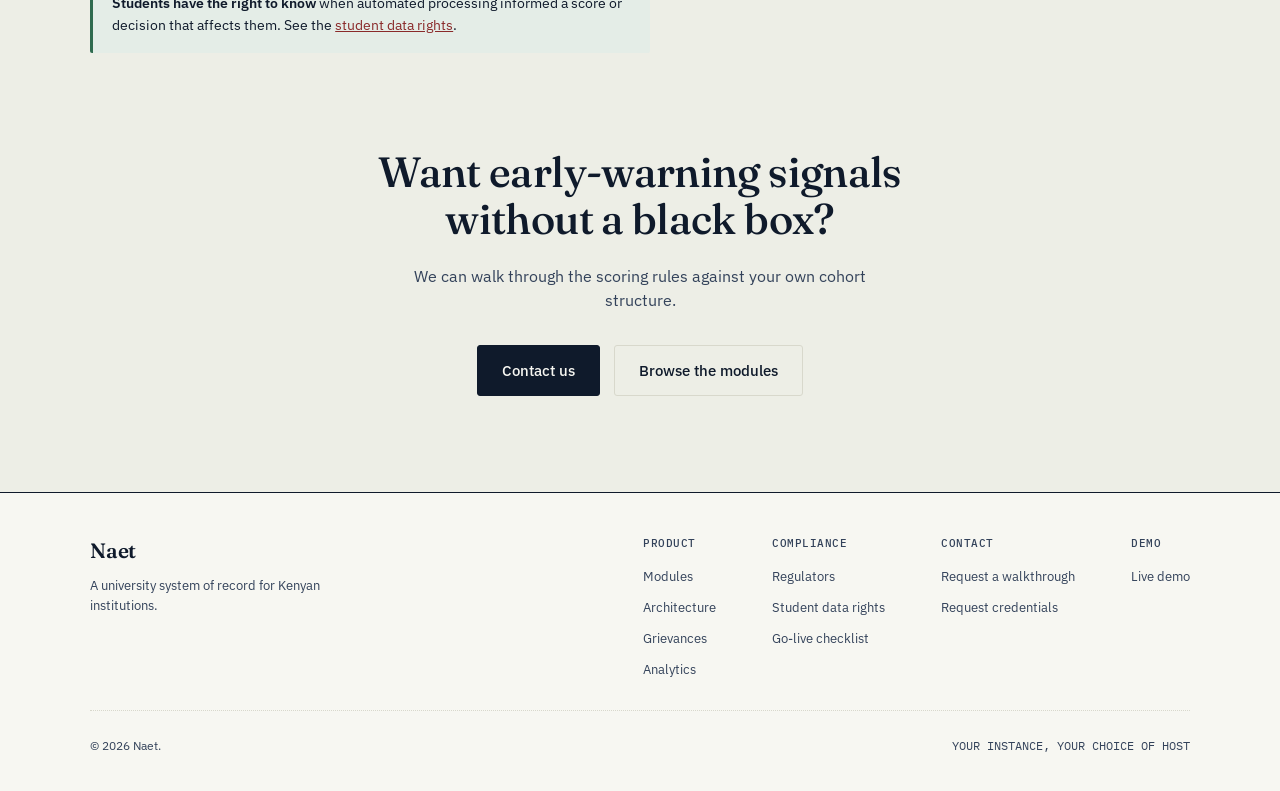
<file: analytics.html>
<!doctype html>
<html lang="en">
  <head>
    <meta charset="UTF-8" />
    <meta name="viewport" content="width=device-width, initial-scale=1.0" />
    <title>Analytics — Naet</title>
    <meta name="description" content="Naet's analytics roadmap: explainable, rule-based at-risk detection first, machine learning only when there is enough data — with privacy and human review built in." />
    <meta name="theme-color" content="#0f1a2b" />
    <link rel="icon" href="data:image/svg+xml,%3Csvg xmlns='http://www.w3.org/2000/svg' viewBox='0 0 32 32'%3E%3Crect width='32' height='32' rx='4' fill='%230f1a2b'/%3E%3Ctext x='16' y='23' font-family='Georgia,serif' font-size='20' font-weight='700' text-anchor='middle' fill='%23e8b75c'%3EN%3C/text%3E%3C/svg%3E" />
    <link rel="preconnect" href="https://fonts.googleapis.com" />
    <link rel="preconnect" href="https://fonts.gstatic.com" crossorigin />
    <link href="https://fonts.googleapis.com/css2?family=Fraunces:opsz,wght@9..144,400;9..144,500;9..144,600&family=IBM+Plex+Sans:wght@400;500;600&family=IBM+Plex+Mono:wght@400;500&display=swap" rel="stylesheet" />
    <link rel="stylesheet" href="styles.css" />
  </head>
  <body>
    <a class="skip-link" href="#main">Skip to content</a>

    <header class="letterhead">
      <div class="wrap letterhead__row">
        <a href="index.html" class="mark" aria-label="Naet home"><span class="mark__word">Naet</span><span class="mark__sub">UNIVERSITY RECORDS</span></a>
        <nav class="primary" aria-label="Primary">
          <a href="modules.html">Modules</a>
          <a href="index.html#architecture">Architecture</a>
          <a href="analytics.html">Analytics</a>
          <a href="compliance.html">Compliance</a>
          <a href="index.html#demo">Live demo</a>
        </nav>
        <div class="letterhead__cta">
          <a href="#contact" class="btn btn--ghost">Contact us</a>
          <a href="index.html#demo" class="btn btn--dark">Try the demo</a>
          <button class="menu-toggle" type="button" aria-expanded="false" aria-controls="mobile-nav">Menu</button>
        </div>
      </div>
      <div class="wrap mobile-nav" id="mobile-nav" data-open="false">
        <ul>
          <li><a href="modules.html">Modules</a></li>
          <li><a href="index.html#architecture">Architecture</a></li>
          <li><a href="analytics.html">Analytics</a></li>
          <li><a href="compliance.html">Compliance</a></li>
          <li><a href="index.html#demo">Live demo</a></li>
        </ul>
        <div class="mobile-cta">
          <a href="#contact" class="btn btn--ghost">Contact us</a>
          <a href="index.html#demo" class="btn btn--dark">Try the demo</a>
        </div>
      </div>
    </header>

    <main id="main">
      <section class="page-head">
        <div class="wrap">
          <div class="crumbs"><a href="index.html">Naet</a> / ANALYTICS</div>
          <h1>Use the data you already hold to help students early.</h1>
          <p class="lede">Academic, financial, temporal and behavioural records already live in one place. Analytics turns them into explainable signals for staff, with no new data collection for the first two phases.</p>
          <p style="margin-top: 1.4rem"><span class="badge badge--planned">PLANNED</span>&nbsp; Design stage — this page describes what is being built, not what is switched on today.</p>
        </div>
      </section>

      <section class="page-body">
        <div class="wrap">
          <nav class="toc" aria-label="On this page">
            <a href="#dataset">The dataset</a>
            <a href="#roadmap">Roadmap</a>
            <a href="#at-risk">At-risk scoring</a>
            <a href="#roles">Who sees what</a>
            <a href="#ethics">Privacy &amp; ethics</a>
          </nav>

          <div class="group" id="dataset">
            <h2>A dataset most institutions don't have in one place</h2>
            <div class="table-wrap">
              <table class="data">
                <thead><tr><th>Type</th><th>Source</th><th>What it enables</th></tr></thead>
                <tbody>
                  <tr><td>Academic</td><td>Results, enrollment, curriculum</td><td>Performance tracking, difficulty analysis</td></tr>
                  <tr><td>Financial</td><td>Fee accounts, payments, overdrafts</td><td>Fee prediction, financial-stress detection</td></tr>
                  <tr><td>Temporal</td><td>Sessions, reporting</td><td>Trend analysis, trajectory modelling</td></tr>
                  <tr><td>Demographic</td><td>Student profile</td><td>Equity analysis, regional patterns</td></tr>
                  <tr><td>Behavioural</td><td>Reporting and enrollment timing</td><td>Engagement signals</td></tr>
                </tbody>
              </table>
            </div>
          </div>

          <div class="group" id="roadmap">
            <h2>Three phases, gated by data</h2>
            <div class="roadmap">
              <div class="phase">
                <div class="phase__tag">PHASE 1</div>
                <h3>Now</h3>
                <div class="when">Uses existing data. No machine learning.</div>
                <ul><li>At-risk student detection</li><li>Session performance dashboard</li><li>Grade trajectory chart on the student portal</li></ul>
              </div>
              <div class="phase">
                <div class="phase__tag">PHASE 2</div>
                <h3>After 2+ sessions</h3>
                <div class="when">Needs enough history to compare.</div>
                <ul><li>Course difficulty index</li><li>Fee collection forecasting</li><li>Lecturer load analysis</li><li>Graduation likelihood scoring</li></ul>
              </div>
              <div class="phase">
                <div class="phase__tag">PHASE 3</div>
                <h3>After 3+ years</h3>
                <div class="when">Machine learning, only with real cohorts.</div>
                <ul><li>Dropout prediction</li><li>Personalised unit recommendations</li><li>Fee payment behaviour modelling</li></ul>
              </div>
            </div>
            <div class="callout">
              <strong>Phase 3 waits.</strong> An underfitted model is worse than no model — it creates false confidence. Dropout prediction needs at least three cohorts of graduated and dropped students before it is deployed.
            </div>
          </div>

          <div class="group" id="at-risk">
            <h2>At-risk detection, with the reasons attached</h2>
            <p class="group__intro">A rule-based score from 0 to 100. Nothing is hidden: every point can be traced to a signal staff can read and challenge.</p>
            <div class="risk">
              <div class="risk__head"><span>RISK SIGNALS</span><span>MAX POINTS</span></div>
              <div class="risk__row"><div>Fee balance as a share of total<small>From the student fee account</small></div><div class="pts">up to 30</div></div>
              <div class="risk__row"><div>Average CAT score below 40<small>From results</small></div><div class="pts">30</div></div>
              <div class="risk__row"><div>Not reported for the semester<small>From reporting</small></div><div class="pts">20</div></div>
              <div class="risk__row"><div>Previously deferred<small>From the student record</small></div><div class="pts">10</div></div>
              <div class="risk__row"><div>Behind the expected year of study<small>From the student record</small></div><div class="pts">10</div></div>
              <div class="risk__bands">
                <div class="risk__band risk__band--hi"><strong>HIGH · 70–100</strong>Immediate intervention recommended</div>
                <div class="risk__band risk__band--mid"><strong>MEDIUM · 40–69</strong>Monitor closely</div>
                <div class="risk__band risk__band--lo"><strong>LOW · 0–39</strong>On track</div>
              </div>
            </div>
            <p style="margin-top: 1.2rem; font-size: 0.9rem; color: var(--ink-soft); max-width: 66ch">
              Each flag appears with its specific reasons — for example, "fee balance 85% unpaid" — in the department's student list and as a per-department count on the session dashboard.
            </p>
          </div>

          <div class="group" id="roles">
            <h2>Who sees what</h2>
            <div class="table-wrap">
              <table class="data">
                <thead><tr><th>Role</th><th>Analytics access</th></tr></thead>
                <tbody>
                  <tr><td>Institution admin</td><td>Full session dashboard across all departments; fee forecasts</td></tr>
                  <tr><td>School admin</td><td>School-level dashboard with department breakdowns</td></tr>
                  <tr><td>Department admin</td><td>Their students' at-risk indicators; course difficulty</td></tr>
                  <tr><td>Lecturer</td><td>Their own courses — class average and score distribution</td></tr>
                  <tr><td>Student</td><td>Their own grade trajectory and fee history, never anyone else's</td></tr>
                </tbody>
              </table>
            </div>
            <p class="group__intro" style="margin-top: 1.2rem">The session dashboard answers what management actually asks: who has reported, what share of fee accounts are cleared, average CAT scores, which departments carry the most risk, and collected versus billed.</p>
          </div>

          <div class="group" id="ethics">
            <h2>Privacy &amp; ethics</h2>
            <p class="group__intro">Analytics on student data carries real weight. These are the rules the design holds itself to, in line with the Kenya Data Protection Act.</p>
            <div class="two-col">
              <div class="yes">
                <h3>Acceptable</h3>
                <ul>
                  <li>Aggregate statistics where no individual is identified</li>
                  <li>At-risk scores visible only to authorised staff, department admin and above</li>
                  <li>Students seeing their own trajectory</li>
                  <li>Anonymised data for any model training</li>
                  <li>Flags built on documented, explainable signals that staff can review and override</li>
                </ul>
              </div>
              <div class="no">
                <h3>Not acceptable</h3>
                <ul>
                  <li>Sharing an individual's risk score publicly or with other students</li>
                  <li>Using ethnicity, religion or county as predictive features without an ethical review</li>
                  <li>Automated decisions based on model output alone — a person must review and act</li>
                  <li>Retaining raw student data past its retention period for analytics</li>
                </ul>
              </div>
            </div>
            <div class="callout callout--ok" style="margin-top: 1.5rem">
              <strong>Students have the right to know</strong> when automated processing informed a score or decision that affects them. See the <a href="compliance.html#data-rights" style="color: var(--stamp)">student data rights</a>.
            </div>
          </div>
        </div>
      </section>

      <section class="closing" style="padding-top: 1rem">
        <div class="wrap">
          <h2>Want early-warning signals without a black box?</h2>
          <p>We can walk through the scoring rules against your own cohort structure.</p>
          <div class="closing__ctas">
            <a href="#contact" class="btn btn--dark btn--large">Contact us</a>
            <a href="modules.html" class="btn btn--ghost btn--large">Browse the modules</a>
          </div>
        </div>
      </section>
    </main>

    <footer>
      <div class="wrap">
        <div class="footer__top">
          <div class="footer__brand"><span class="mark__word">Naet</span><p>A university system of record for Kenyan institutions.</p></div>
          <div class="footer__cols">
            <div class="footer__col"><h4>PRODUCT</h4><ul>
              <li><a href="modules.html">Modules</a></li><li><a href="index.html#architecture">Architecture</a></li><li><a href="index.html#mechanism">Grievances</a></li><li><a href="analytics.html">Analytics</a></li></ul></div>
            <div class="footer__col"><h4>COMPLIANCE</h4><ul>
              <li><a href="compliance.html">Regulators</a></li><li><a href="compliance.html#data-rights">Student data rights</a></li><li><a href="compliance.html#checklist">Go-live checklist</a></li></ul></div>
            <div class="footer__col"><h4>CONTACT</h4><ul>
              <li><a href="#contact">Request a walkthrough</a></li><li><a href="#contact" data-contact-topic="Demo credentials">Request credentials</a></li></ul></div>
            <div class="footer__col"><h4>DEMO</h4><ul><li><a href="index.html#demo">Live demo</a></li></ul></div>
          </div>
        </div>
        <div class="footer__bottom"><div>© 2026 Naet.</div><div class="licence-line">YOUR INSTANCE, YOUR CHOICE OF HOST</div></div>
      </div>
    </footer>

    <script src="site-config.js"></script>
    <script src="site.js"></script>
  </body>
</html>
</file>
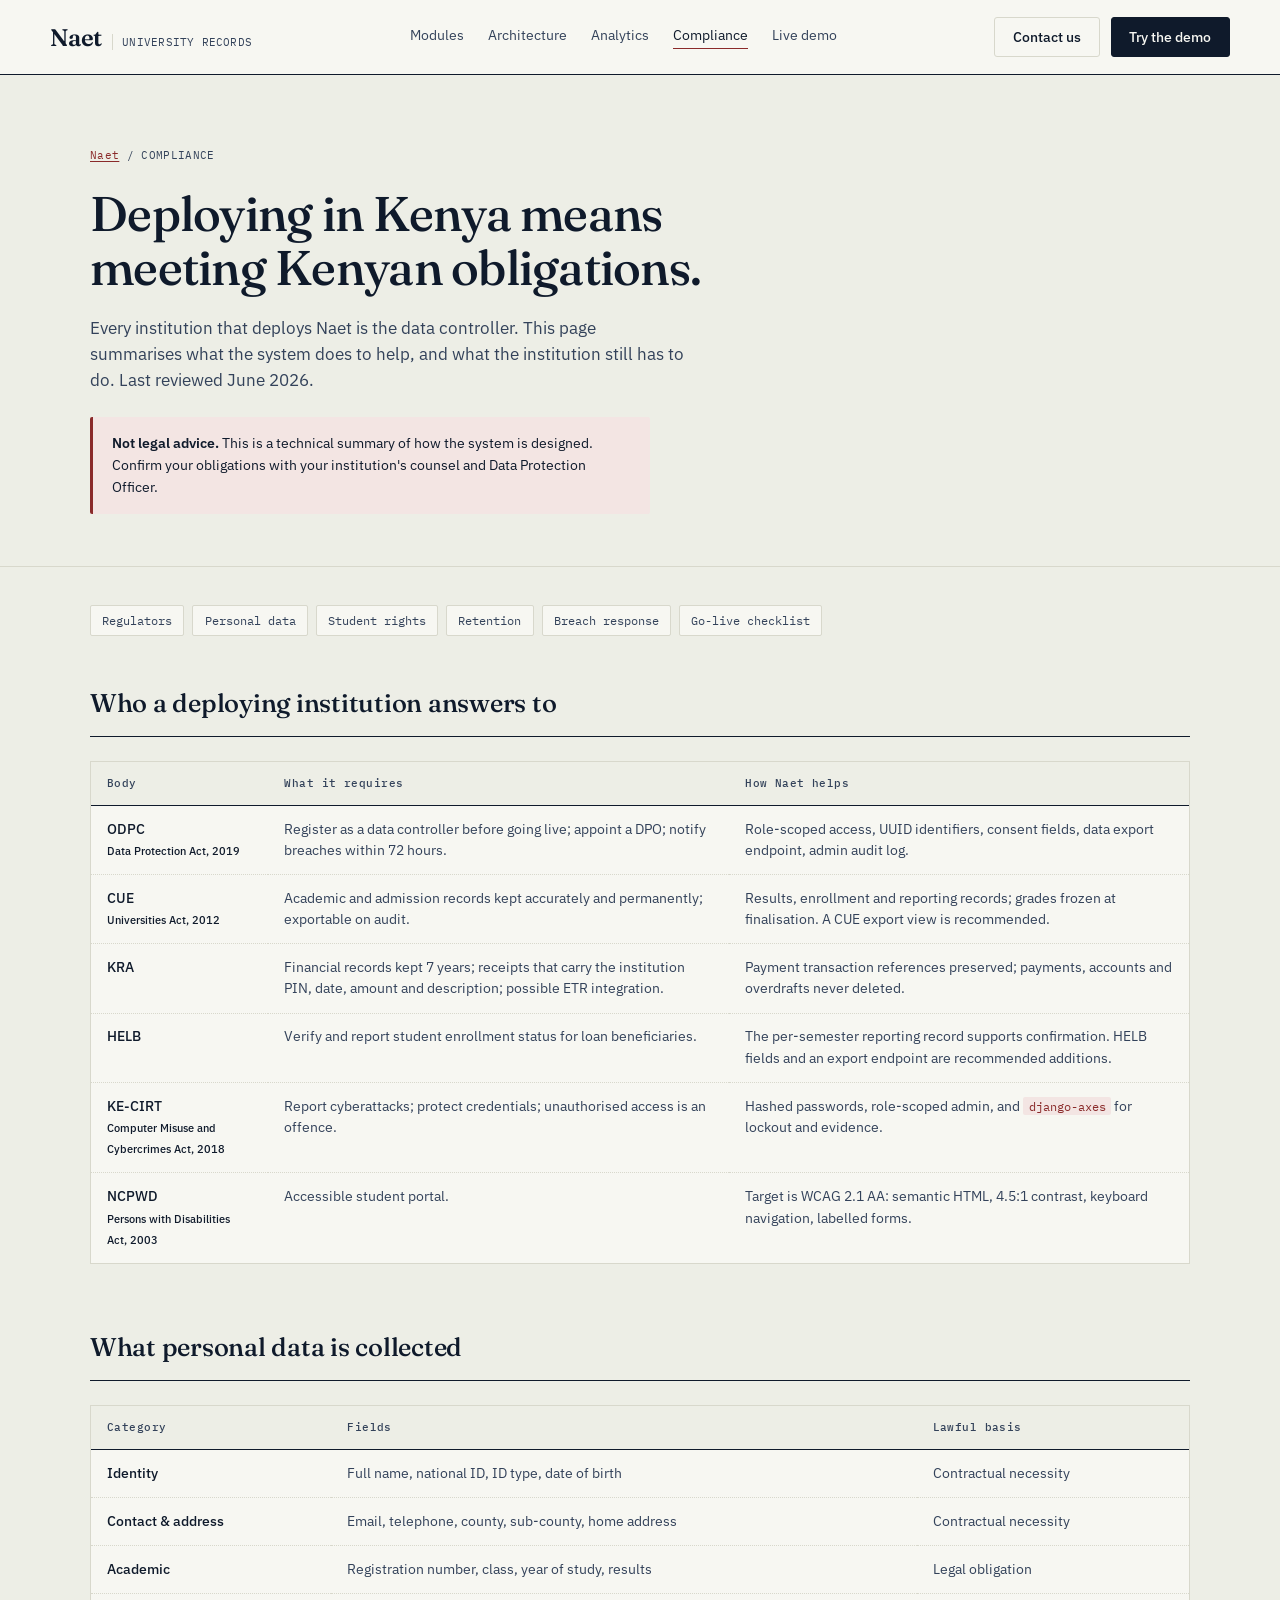
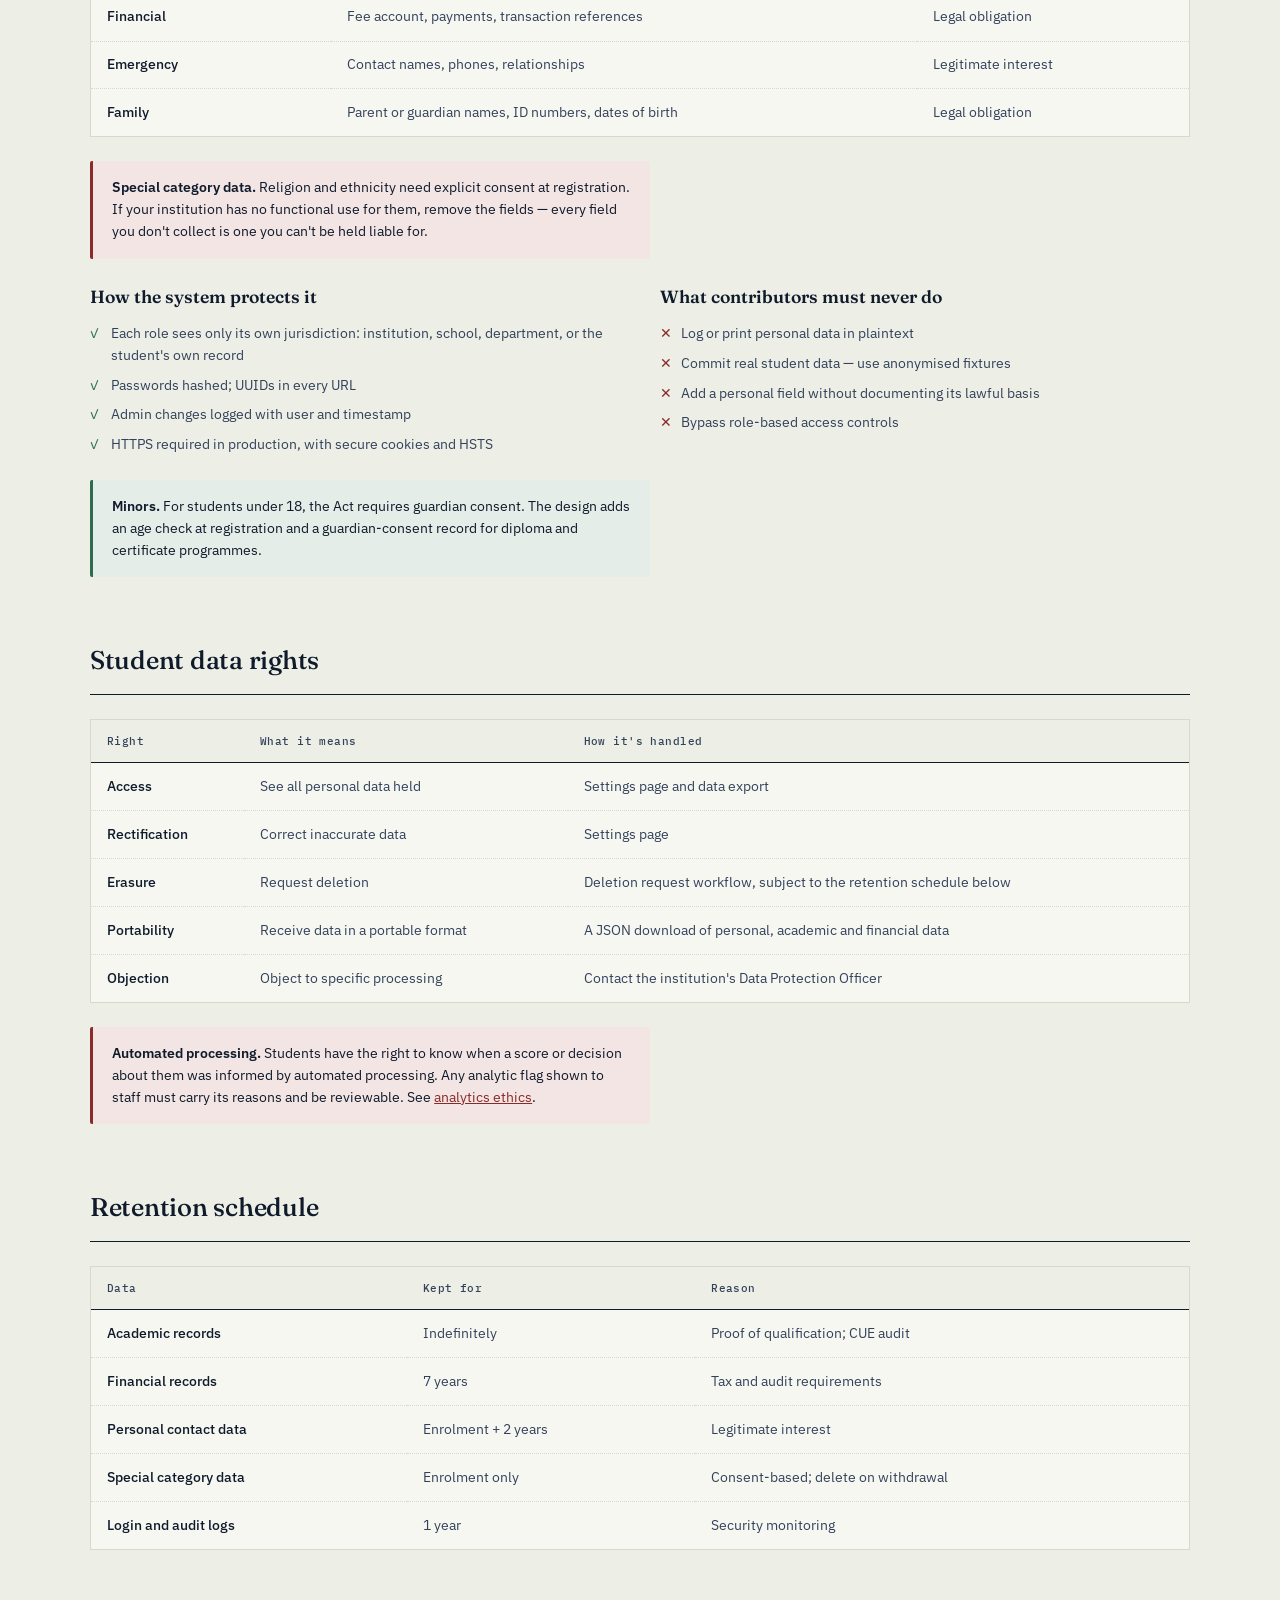
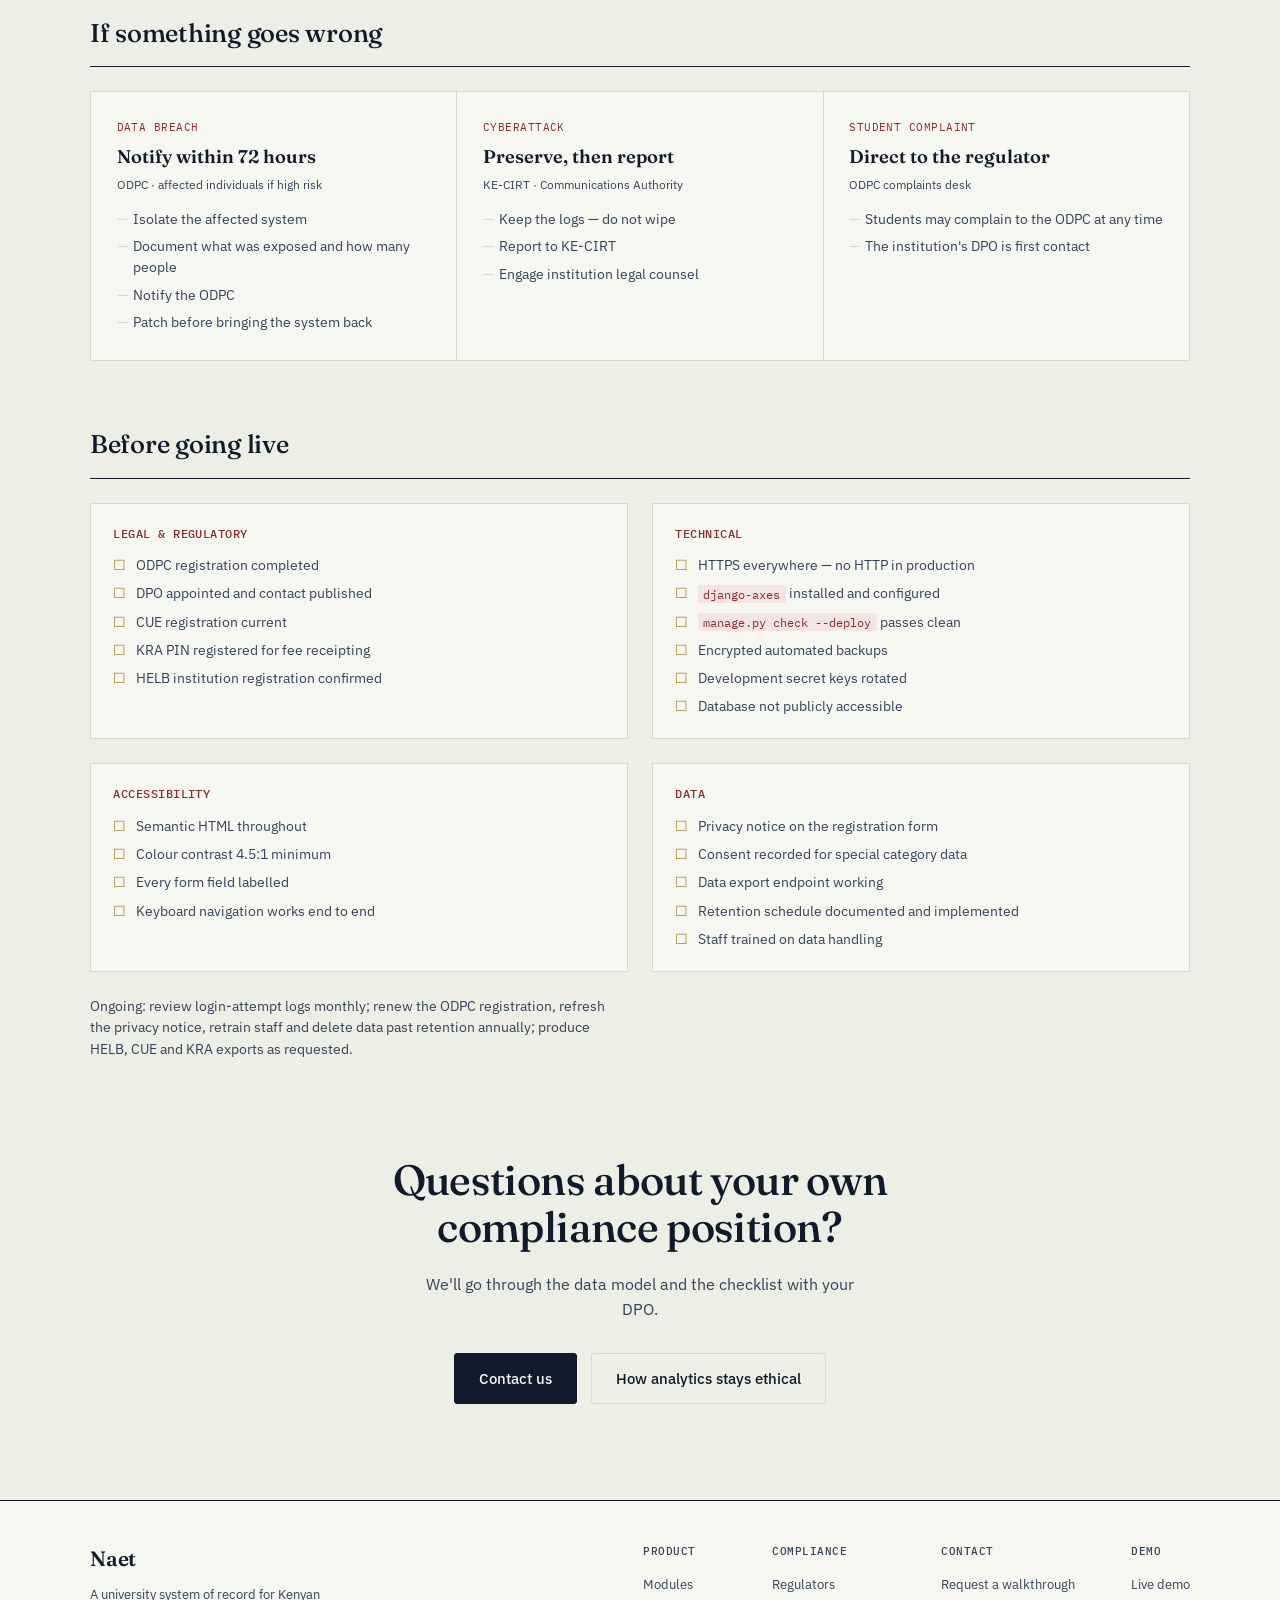
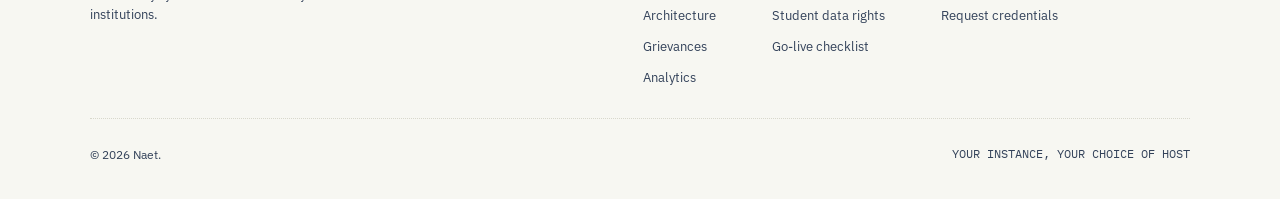
<file: compliance.html>
<!doctype html>
<html lang="en">
  <head>
    <meta charset="UTF-8" />
    <meta name="viewport" content="width=device-width, initial-scale=1.0" />
    <title>Compliance — Naet</title>
    <meta name="description" content="How Naet meets Kenyan obligations: Data Protection Act 2019, CUE, KRA, HELB, KE-CIRT and NCPWD. Retention schedules, student data rights, breach response and a go-live checklist." />
    <meta name="theme-color" content="#0f1a2b" />
    <link rel="icon" href="data:image/svg+xml,%3Csvg xmlns='http://www.w3.org/2000/svg' viewBox='0 0 32 32'%3E%3Crect width='32' height='32' rx='4' fill='%230f1a2b'/%3E%3Ctext x='16' y='23' font-family='Georgia,serif' font-size='20' font-weight='700' text-anchor='middle' fill='%23e8b75c'%3EN%3C/text%3E%3C/svg%3E" />
    <link rel="preconnect" href="https://fonts.googleapis.com" />
    <link rel="preconnect" href="https://fonts.gstatic.com" crossorigin />
    <link href="https://fonts.googleapis.com/css2?family=Fraunces:opsz,wght@9..144,400;9..144,500;9..144,600&family=IBM+Plex+Sans:wght@400;500;600&family=IBM+Plex+Mono:wght@400;500&display=swap" rel="stylesheet" />
    <link rel="stylesheet" href="styles.css" />
  </head>
  <body>
    <a class="skip-link" href="#main">Skip to content</a>

    <header class="letterhead">
      <div class="wrap letterhead__row">
        <a href="index.html" class="mark" aria-label="Naet home"><span class="mark__word">Naet</span><span class="mark__sub">UNIVERSITY RECORDS</span></a>
        <nav class="primary" aria-label="Primary">
          <a href="modules.html">Modules</a>
          <a href="index.html#architecture">Architecture</a>
          <a href="analytics.html">Analytics</a>
          <a href="compliance.html">Compliance</a>
          <a href="index.html#demo">Live demo</a>
        </nav>
        <div class="letterhead__cta">
          <a href="#contact" class="btn btn--ghost">Contact us</a>
          <a href="index.html#demo" class="btn btn--dark">Try the demo</a>
          <button class="menu-toggle" type="button" aria-expanded="false" aria-controls="mobile-nav">Menu</button>
        </div>
      </div>
      <div class="wrap mobile-nav" id="mobile-nav" data-open="false">
        <ul>
          <li><a href="modules.html">Modules</a></li>
          <li><a href="index.html#architecture">Architecture</a></li>
          <li><a href="analytics.html">Analytics</a></li>
          <li><a href="compliance.html">Compliance</a></li>
          <li><a href="index.html#demo">Live demo</a></li>
        </ul>
        <div class="mobile-cta">
          <a href="#contact" class="btn btn--ghost">Contact us</a>
          <a href="index.html#demo" class="btn btn--dark">Try the demo</a>
        </div>
      </div>
    </header>

    <main id="main">
      <section class="page-head">
        <div class="wrap">
          <div class="crumbs"><a href="index.html">Naet</a> / COMPLIANCE</div>
          <h1>Deploying in Kenya means meeting Kenyan obligations.</h1>
          <p class="lede">Every institution that deploys Naet is the data controller. This page summarises what the system does to help, and what the institution still has to do. Last reviewed June 2026.</p>
          <div class="callout">
            <strong>Not legal advice.</strong> This is a technical summary of how the system is designed. Confirm your obligations with your institution's counsel and Data Protection Officer.
          </div>
        </div>
      </section>

      <section class="page-body">
        <div class="wrap">
          <nav class="toc" aria-label="On this page">
            <a href="#regulators">Regulators</a>
            <a href="#data">Personal data</a>
            <a href="#data-rights">Student rights</a>
            <a href="#retention">Retention</a>
            <a href="#breach">Breach response</a>
            <a href="#checklist">Go-live checklist</a>
          </nav>

          <div class="group" id="regulators">
            <h2>Who a deploying institution answers to</h2>
            <div class="table-wrap">
              <table class="data">
                <thead><tr><th>Body</th><th>What it requires</th><th>How Naet helps</th></tr></thead>
                <tbody>
                  <tr><td>ODPC<br /><small>Data Protection Act, 2019</small></td><td>Register as a data controller before going live; appoint a DPO; notify breaches within 72 hours.</td><td>Role-scoped access, UUID identifiers, consent fields, data export endpoint, admin audit log.</td></tr>
                  <tr><td>CUE<br /><small>Universities Act, 2012</small></td><td>Academic and admission records kept accurately and permanently; exportable on audit.</td><td>Results, enrollment and reporting records; grades frozen at finalisation. A CUE export view is recommended.</td></tr>
                  <tr><td>KRA</td><td>Financial records kept 7 years; receipts that carry the institution PIN, date, amount and description; possible ETR integration.</td><td>Payment transaction references preserved; payments, accounts and overdrafts never deleted.</td></tr>
                  <tr><td>HELB</td><td>Verify and report student enrollment status for loan beneficiaries.</td><td>The per-semester reporting record supports confirmation. HELB fields and an export endpoint are recommended additions.</td></tr>
                  <tr><td>KE-CIRT<br /><small>Computer Misuse and Cybercrimes Act, 2018</small></td><td>Report cyberattacks; protect credentials; unauthorised access is an offence.</td><td>Hashed passwords, role-scoped admin, and <code>django-axes</code> for lockout and evidence.</td></tr>
                  <tr><td>NCPWD<br /><small>Persons with Disabilities Act, 2003</small></td><td>Accessible student portal.</td><td>Target is WCAG 2.1 AA: semantic HTML, 4.5:1 contrast, keyboard navigation, labelled forms.</td></tr>
                </tbody>
              </table>
            </div>
          </div>

          <div class="group" id="data">
            <h2>What personal data is collected</h2>
            <div class="table-wrap">
              <table class="data">
                <thead><tr><th>Category</th><th>Fields</th><th>Lawful basis</th></tr></thead>
                <tbody>
                  <tr><td>Identity</td><td>Full name, national ID, ID type, date of birth</td><td>Contractual necessity</td></tr>
                  <tr><td>Contact &amp; address</td><td>Email, telephone, county, sub-county, home address</td><td>Contractual necessity</td></tr>
                  <tr><td>Academic</td><td>Registration number, class, year of study, results</td><td>Legal obligation</td></tr>
                  <tr><td>Financial</td><td>Fee account, payments, transaction references</td><td>Legal obligation</td></tr>
                  <tr><td>Emergency</td><td>Contact names, phones, relationships</td><td>Legitimate interest</td></tr>
                  <tr><td>Family</td><td>Parent or guardian names, ID numbers, dates of birth</td><td>Legal obligation</td></tr>
                </tbody>
              </table>
            </div>
            <div class="callout" style="margin-top: 1.5rem">
              <strong>Special category data.</strong> Religion and ethnicity need explicit consent at registration. If your institution has no functional use for them, remove the fields — every field you don't collect is one you can't be held liable for.
            </div>
            <div class="two-col">
              <div class="yes">
                <h3>How the system protects it</h3>
                <ul>
                  <li>Each role sees only its own jurisdiction: institution, school, department, or the student's own record</li>
                  <li>Passwords hashed; UUIDs in every URL</li>
                  <li>Admin changes logged with user and timestamp</li>
                  <li>HTTPS required in production, with secure cookies and HSTS</li>
                </ul>
              </div>
              <div class="no">
                <h3>What contributors must never do</h3>
                <ul>
                  <li>Log or print personal data in plaintext</li>
                  <li>Commit real student data — use anonymised fixtures</li>
                  <li>Add a personal field without documenting its lawful basis</li>
                  <li>Bypass role-based access controls</li>
                </ul>
              </div>
            </div>
            <div class="callout callout--ok" style="margin-top: 1.5rem">
              <strong>Minors.</strong> For students under 18, the Act requires guardian consent. The design adds an age check at registration and a guardian-consent record for diploma and certificate programmes.
            </div>
          </div>

          <div class="group" id="data-rights">
            <h2>Student data rights</h2>
            <div class="table-wrap">
              <table class="data">
                <thead><tr><th>Right</th><th>What it means</th><th>How it's handled</th></tr></thead>
                <tbody>
                  <tr><td>Access</td><td>See all personal data held</td><td>Settings page and data export</td></tr>
                  <tr><td>Rectification</td><td>Correct inaccurate data</td><td>Settings page</td></tr>
                  <tr><td>Erasure</td><td>Request deletion</td><td>Deletion request workflow, subject to the retention schedule below</td></tr>
                  <tr><td>Portability</td><td>Receive data in a portable format</td><td>A JSON download of personal, academic and financial data</td></tr>
                  <tr><td>Objection</td><td>Object to specific processing</td><td>Contact the institution's Data Protection Officer</td></tr>
                </tbody>
              </table>
            </div>
            <div class="callout" style="margin-top: 1.5rem">
              <strong>Automated processing.</strong> Students have the right to know when a score or decision about them was informed by automated processing. Any analytic flag shown to staff must carry its reasons and be reviewable. See <a href="analytics.html#ethics" style="color: var(--stamp)">analytics ethics</a>.
            </div>
          </div>

          <div class="group" id="retention">
            <h2>Retention schedule</h2>
            <div class="table-wrap retention">
              <table class="data">
                <thead><tr><th>Data</th><th>Kept for</th><th>Reason</th></tr></thead>
                <tbody>
                  <tr><td>Academic records</td><td>Indefinitely</td><td>Proof of qualification; CUE audit</td></tr>
                  <tr><td>Financial records</td><td>7 years</td><td>Tax and audit requirements</td></tr>
                  <tr><td>Personal contact data</td><td>Enrolment + 2 years</td><td>Legitimate interest</td></tr>
                  <tr><td>Special category data</td><td>Enrolment only</td><td>Consent-based; delete on withdrawal</td></tr>
                  <tr><td>Login and audit logs</td><td>1 year</td><td>Security monitoring</td></tr>
                </tbody>
              </table>
            </div>
          </div>

          <div class="group" id="breach">
            <h2>If something goes wrong</h2>
            <div class="roadmap">
              <div class="phase">
                <div class="phase__tag">DATA BREACH</div>
                <h3>Notify within 72 hours</h3>
                <div class="when">ODPC · affected individuals if high risk</div>
                <ul><li>Isolate the affected system</li><li>Document what was exposed and how many people</li><li>Notify the ODPC</li><li>Patch before bringing the system back</li></ul>
              </div>
              <div class="phase">
                <div class="phase__tag">CYBERATTACK</div>
                <h3>Preserve, then report</h3>
                <div class="when">KE-CIRT · Communications Authority</div>
                <ul><li>Keep the logs — do not wipe</li><li>Report to KE-CIRT</li><li>Engage institution legal counsel</li></ul>
              </div>
              <div class="phase">
                <div class="phase__tag">STUDENT COMPLAINT</div>
                <h3>Direct to the regulator</h3>
                <div class="when">ODPC complaints desk</div>
                <ul><li>Students may complain to the ODPC at any time</li><li>The institution's DPO is first contact</li></ul>
              </div>
            </div>
          </div>

          <div class="group" id="checklist">
            <h2>Before going live</h2>
            <div class="checklist">
              <div class="checklist__box"><h3>LEGAL &amp; REGULATORY</h3><ul>
                <li>ODPC registration completed</li><li>DPO appointed and contact published</li><li>CUE registration current</li><li>KRA PIN registered for fee receipting</li><li>HELB institution registration confirmed</li></ul></div>
              <div class="checklist__box"><h3>TECHNICAL</h3><ul>
                <li>HTTPS everywhere — no HTTP in production</li><li><code>django-axes</code> installed and configured</li><li><code>manage.py check --deploy</code> passes clean</li><li>Encrypted automated backups</li><li>Development secret keys rotated</li><li>Database not publicly accessible</li></ul></div>
              <div class="checklist__box"><h3>ACCESSIBILITY</h3><ul>
                <li>Semantic HTML throughout</li><li>Colour contrast 4.5:1 minimum</li><li>Every form field labelled</li><li>Keyboard navigation works end to end</li></ul></div>
              <div class="checklist__box"><h3>DATA</h3><ul>
                <li>Privacy notice on the registration form</li><li>Consent recorded for special category data</li><li>Data export endpoint working</li><li>Retention schedule documented and implemented</li><li>Staff trained on data handling</li></ul></div>
            </div>
            <p style="margin-top: 1.5rem; font-size: 0.88rem; color: var(--ink-soft); max-width: 66ch">
              Ongoing: review login-attempt logs monthly; renew the ODPC registration, refresh the privacy notice, retrain staff and delete data past retention annually; produce HELB, CUE and KRA exports as requested.
            </p>
          </div>
        </div>
      </section>

      <section class="closing" style="padding-top: 1rem">
        <div class="wrap">
          <h2>Questions about your own compliance position?</h2>
          <p>We'll go through the data model and the checklist with your DPO.</p>
          <div class="closing__ctas">
            <a href="#contact" class="btn btn--dark btn--large">Contact us</a>
            <a href="analytics.html" class="btn btn--ghost btn--large">How analytics stays ethical</a>
          </div>
        </div>
      </section>
    </main>

    <footer>
      <div class="wrap">
        <div class="footer__top">
          <div class="footer__brand"><span class="mark__word">Naet</span><p>A university system of record for Kenyan institutions.</p></div>
          <div class="footer__cols">
            <div class="footer__col"><h4>PRODUCT</h4><ul>
              <li><a href="modules.html">Modules</a></li><li><a href="index.html#architecture">Architecture</a></li><li><a href="index.html#mechanism">Grievances</a></li><li><a href="analytics.html">Analytics</a></li></ul></div>
            <div class="footer__col"><h4>COMPLIANCE</h4><ul>
              <li><a href="compliance.html">Regulators</a></li><li><a href="compliance.html#data-rights">Student data rights</a></li><li><a href="compliance.html#checklist">Go-live checklist</a></li></ul></div>
            <div class="footer__col"><h4>CONTACT</h4><ul>
              <li><a href="#contact">Request a walkthrough</a></li><li><a href="#contact" data-contact-topic="Demo credentials">Request credentials</a></li></ul></div>
            <div class="footer__col"><h4>DEMO</h4><ul><li><a href="index.html#demo">Live demo</a></li></ul></div>
          </div>
        </div>
        <div class="footer__bottom"><div>© 2026 Naet.</div><div class="licence-line">YOUR INSTANCE, YOUR CHOICE OF HOST</div></div>
      </div>
    </footer>

    <script src="site-config.js"></script>
    <script src="site.js"></script>
  </body>
</html>
</file>
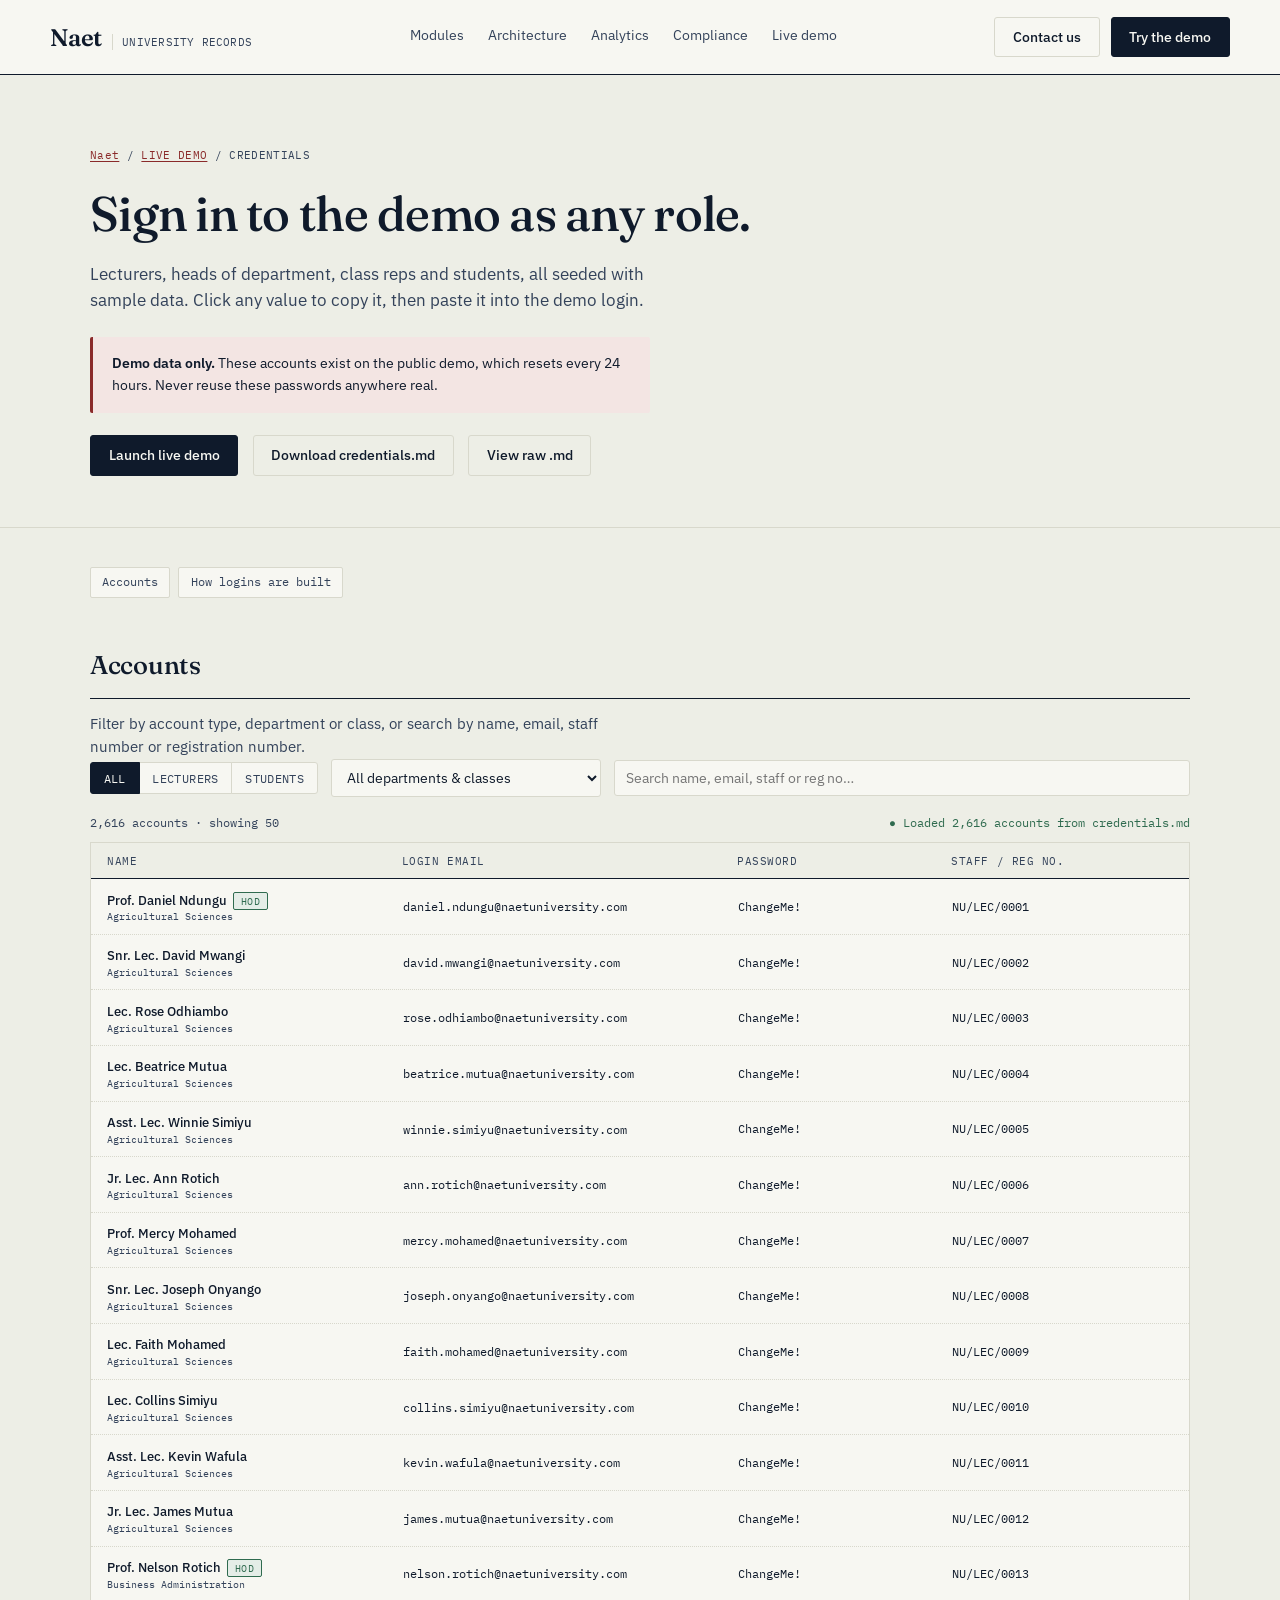
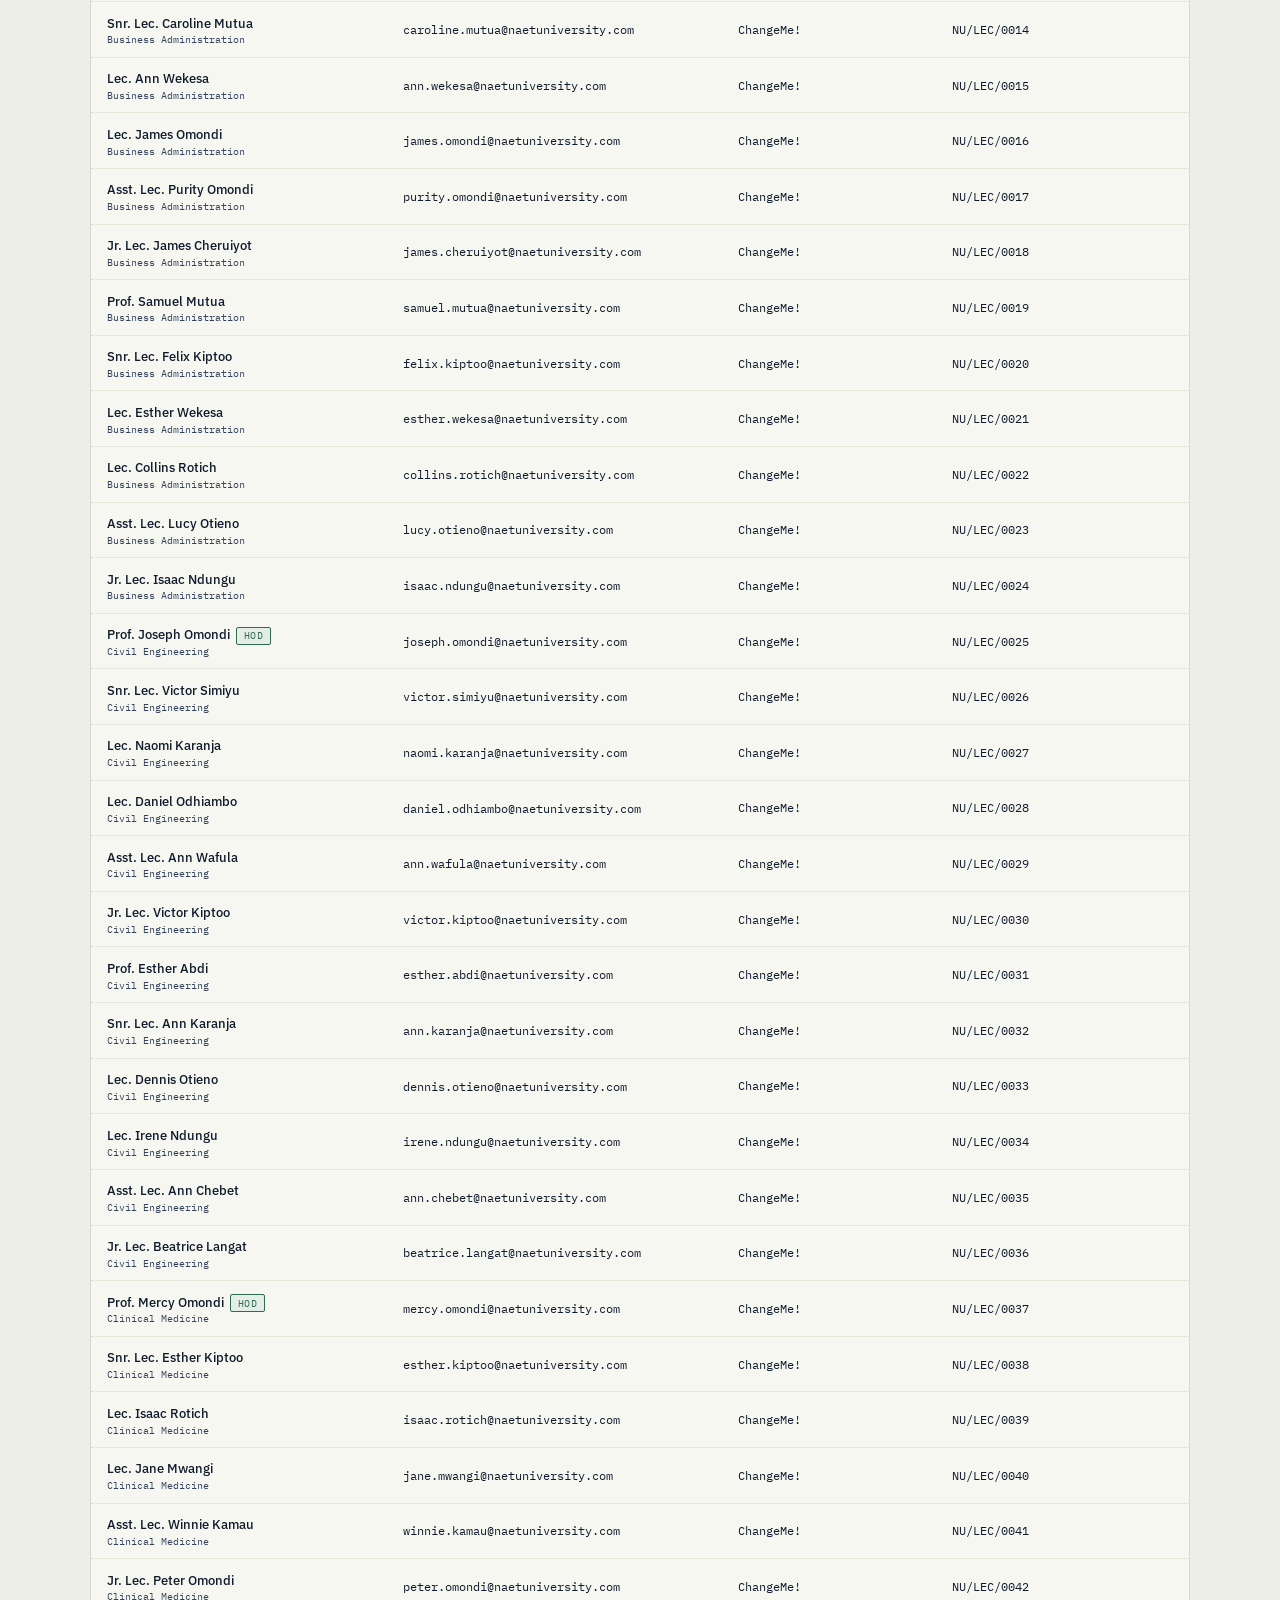
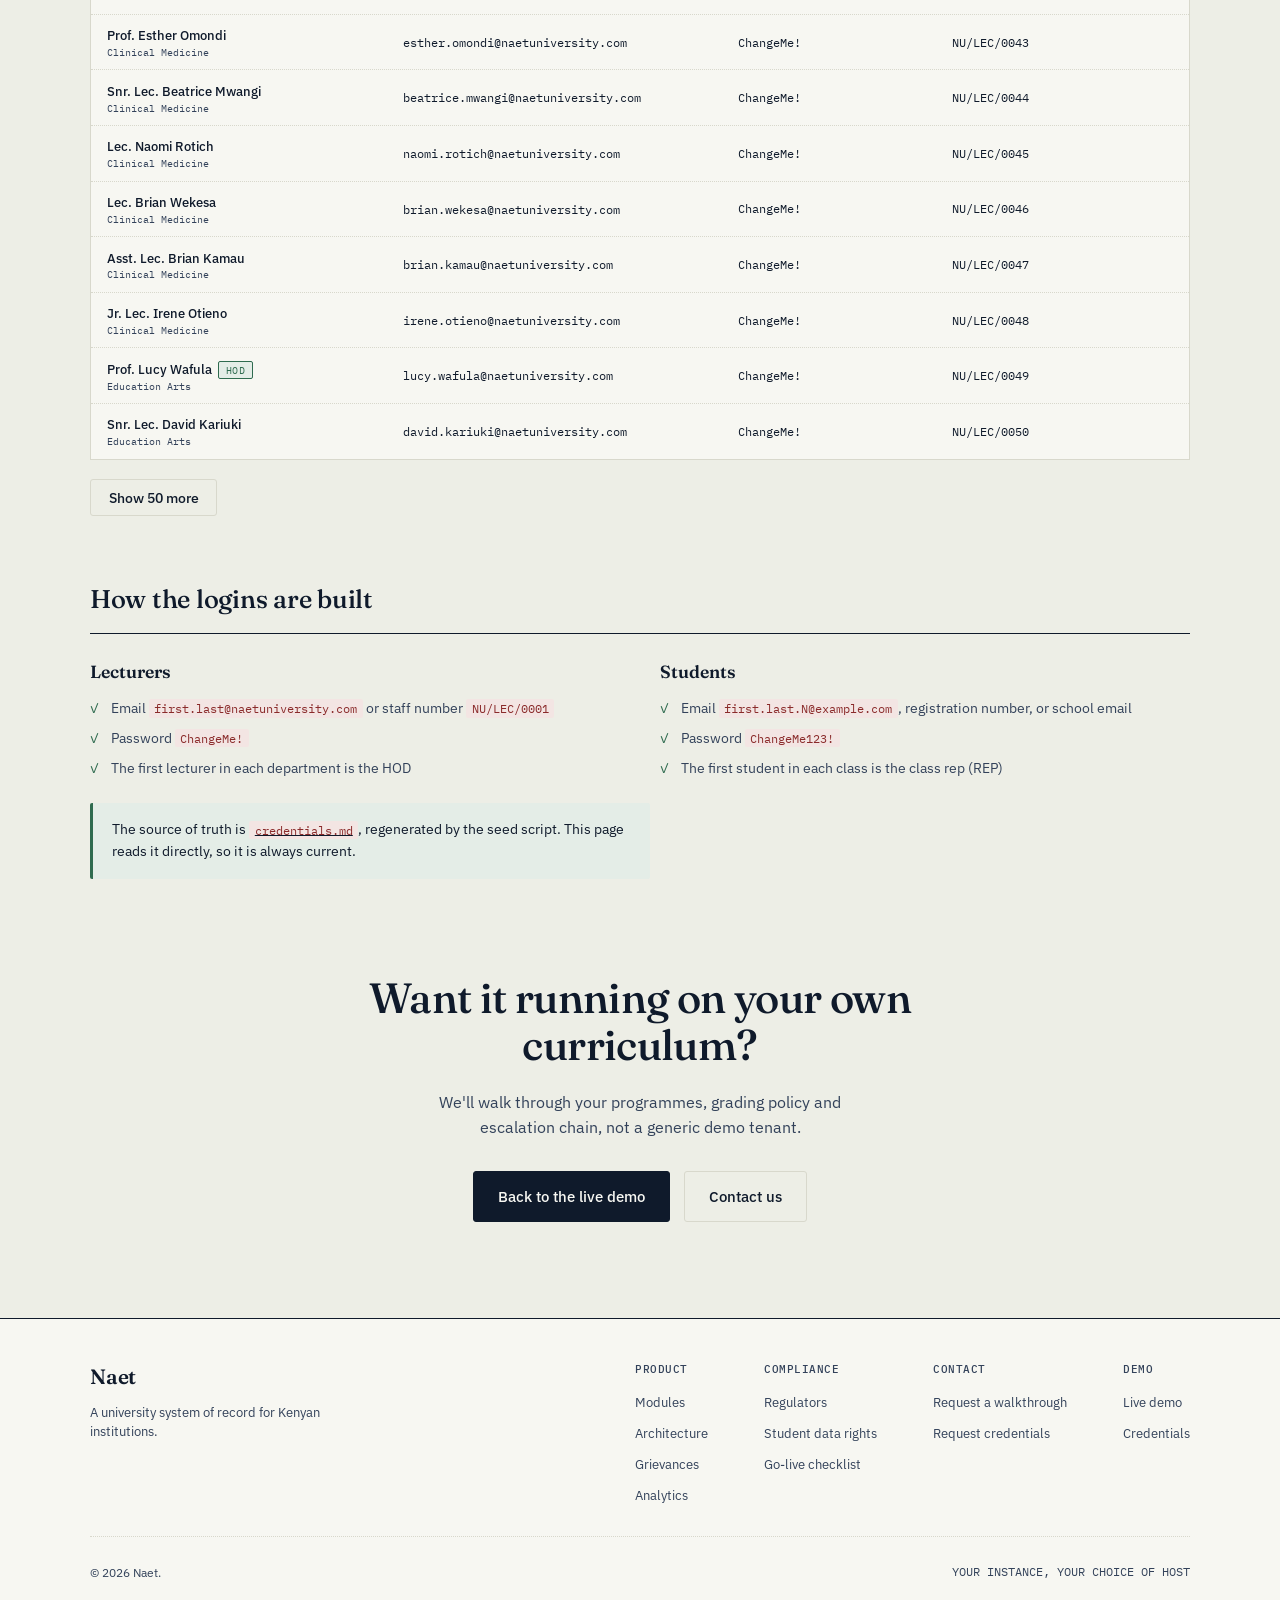
<file: credentials.html>
<!doctype html>
<html lang="en">
  <head>
    <meta charset="UTF-8" />
    <meta name="viewport" content="width=device-width, initial-scale=1.0" />
    <meta name="robots" content="noindex" />
    <title>Demo credentials — Naet</title>
    <meta
      name="description"
      content="Sign-in details for every role on the Naet live demo: lecturers, HODs, class reps and students. Demo data only."
    />
    <meta name="theme-color" content="#0f1a2b" />
    <link
      rel="icon"
      href="data:image/svg+xml,%3Csvg xmlns='http://www.w3.org/2000/svg' viewBox='0 0 32 32'%3E%3Crect width='32' height='32' rx='4' fill='%230f1a2b'/%3E%3Ctext x='16' y='23' font-family='Georgia,serif' font-size='20' font-weight='700' text-anchor='middle' fill='%23e8b75c'%3EN%3C/text%3E%3C/svg%3E"
    />
    <link rel="preconnect" href="https://fonts.googleapis.com" />
    <link rel="preconnect" href="https://fonts.gstatic.com" crossorigin />
    <link
      href="https://fonts.googleapis.com/css2?family=Fraunces:opsz,wght@9..144,400;9..144,500;9..144,600&family=IBM+Plex+Sans:wght@400;500;600&family=IBM+Plex+Mono:wght@400;500&display=swap"
      rel="stylesheet"
    />
    <link rel="stylesheet" href="styles.css" />
  </head>
  <body>
    <a class="skip-link" href="#main">Skip to content</a>

    <header class="letterhead">
      <div class="wrap letterhead__row">
        <a href="index.html" class="mark" aria-label="Naet home"
          ><span class="mark__word">Naet</span
          ><span class="mark__sub">UNIVERSITY RECORDS</span></a
        >
        <nav class="primary" aria-label="Primary">
          <a href="modules.html">Modules</a>
          <a href="index.html#architecture">Architecture</a>
          <a href="analytics.html">Analytics</a>
          <a href="compliance.html">Compliance</a>
          <a href="index.html#demo">Live demo</a>
        </nav>
        <div class="letterhead__cta">
          <a href="#contact" class="btn btn--ghost">Contact us</a>
          <a href="index.html#demo" class="btn btn--dark">Try the demo</a>
          <button
            class="menu-toggle"
            type="button"
            aria-expanded="false"
            aria-controls="mobile-nav"
          >
            Menu
          </button>
        </div>
      </div>
      <div class="wrap mobile-nav" id="mobile-nav" data-open="false">
        <ul>
          <li><a href="modules.html">Modules</a></li>
          <li><a href="index.html#architecture">Architecture</a></li>
          <li><a href="analytics.html">Analytics</a></li>
          <li><a href="compliance.html">Compliance</a></li>
          <li><a href="index.html#demo">Live demo</a></li>
        </ul>
        <div class="mobile-cta">
          <a href="#contact" class="btn btn--ghost">Contact us</a>
          <a href="index.html#demo" class="btn btn--dark">Try the demo</a>
        </div>
      </div>
    </header>

    <main id="main">
      <section class="page-head">
        <div class="wrap">
          <div class="crumbs">
            <a href="index.html">Naet</a> /
            <a href="index.html#demo">LIVE DEMO</a> / CREDENTIALS
          </div>
          <h1>Sign in to the demo as any role.</h1>
          <p class="lede">
            Lecturers, heads of department, class reps and students, all seeded
            with sample data. Click any value to copy it, then paste it into the
            demo login.
          </p>
          <p class="callout">
            <strong>Demo data only.</strong> These accounts exist on the public
            demo, which resets every 24 hours. Never reuse these passwords
            anywhere real.
          </p>
          <div class="hero__ctas" style="margin-top: 1.4rem">
            <a
              class="btn btn--dark"
              href="https://naet-tat2.onrender.com/"
              target="_blank"
              rel="noopener"
              >Launch live demo</a
            >
            <a class="btn btn--ghost" href="credentials.md" download
              >Download credentials.md</a
            >
            <a
              class="btn btn--ghost"
              href="credentials.md"
              target="_blank"
              rel="noopener"
              >View raw .md</a
            >
          </div>
        </div>
      </section>

      <section class="page-body">
        <div class="wrap">
          <nav class="toc" aria-label="Credential groups">
            <a href="#accounts">Accounts</a>
            <a href="#pattern">How logins are built</a>
          </nav>

          <div class="group" id="accounts">
            <h2>Accounts</h2>
            <p class="group__intro">
              Filter by account type, department or class, or search by name,
              email, staff number or registration number.
            </p>

            <div class="tools">
              <div class="seg" role="group" aria-label="Account type">
                <button type="button" data-g="All" aria-pressed="true">
                  ALL
                </button>
                <button type="button" data-g="Lecturers" aria-pressed="false">
                  LECTURERS
                </button>
                <button type="button" data-g="Students" aria-pressed="false">
                  STUDENTS
                </button>
              </div>
              <select id="sec" aria-label="Department or class"></select>
              <input
                id="q"
                type="search"
                placeholder="Search name, email, staff or reg no…"
                aria-label="Search credentials"
              />
            </div>
            <div class="status">
              <span id="count"></span><span id="src" class="src"></span>
            </div>
            <div class="creds" id="list" aria-live="polite"></div>
            <div class="more" id="more" hidden></div>
          </div>

          <div class="group" id="pattern">
            <h2>How the logins are built</h2>
            <div class="two-col">
              <div>
                <h3>Lecturers</h3>
                <ul class="yes">
                  <li>
                    Email <code>first.last@naetuniversity.com</code> or staff
                    number <code>NU/LEC/0001</code>
                  </li>
                  <li>Password <code>ChangeMe!</code></li>
                  <li>The first lecturer in each department is the HOD</li>
                </ul>
              </div>
              <div>
                <h3>Students</h3>
                <ul class="yes">
                  <li>
                    Email <code>first.last.N@example.com</code>, registration
                    number, or school email
                  </li>
                  <li>Password <code>ChangeMe123!</code></li>
                  <li>
                    The first student in each class is the class rep (REP)
                  </li>
                </ul>
              </div>
            </div>
            <p class="callout callout--ok">
              The source of truth is
              <a href="credentials.md"><code>credentials.md</code></a
              >, regenerated by the seed script. This page reads it directly, so
              it is always current.
            </p>
          </div>
        </div>
      </section>

      <section class="closing" style="padding-top: 1rem">
        <div class="wrap">
          <h2>Want it running on your own curriculum?</h2>
          <p>
            We'll walk through your programmes, grading policy and escalation
            chain, not a generic demo tenant.
          </p>
          <div class="closing__ctas">
            <a href="index.html#demo" class="btn btn--dark btn--large"
              >Back to the live demo</a
            >
            <a href="#contact" class="btn btn--ghost btn--large">Contact us</a>
          </div>
        </div>
      </section>
    </main>

    <footer>
      <div class="wrap">
        <div class="footer__top">
          <div class="footer__brand">
            <span class="mark__word">Naet</span>
            <p>A university system of record for Kenyan institutions.</p>
          </div>
          <div class="footer__cols">
            <div class="footer__col">
              <h4>PRODUCT</h4>
              <ul>
                <li><a href="modules.html">Modules</a></li>
                <li><a href="index.html#architecture">Architecture</a></li>
                <li><a href="index.html#mechanism">Grievances</a></li>
                <li><a href="analytics.html">Analytics</a></li>
              </ul>
            </div>
            <div class="footer__col">
              <h4>COMPLIANCE</h4>
              <ul>
                <li><a href="compliance.html">Regulators</a></li>
                <li>
                  <a href="compliance.html#data-rights">Student data rights</a>
                </li>
                <li>
                  <a href="compliance.html#checklist">Go-live checklist</a>
                </li>
              </ul>
            </div>
            <div class="footer__col">
              <h4>CONTACT</h4>
              <ul>
                <li><a href="#contact">Request a walkthrough</a></li>
                <li>
                  <a href="#contact" data-contact-topic="Demo credentials"
                    >Request credentials</a
                  >
                </li>
              </ul>
            </div>
            <div class="footer__col">
              <h4>DEMO</h4>
              <ul>
                <li><a href="index.html#demo">Live demo</a></li>
                <li><a href="credentials.html">Credentials</a></li>
              </ul>
            </div>
          </div>
        </div>
        <div class="footer__bottom">
          <div>© 2026 Naet.</div>
          <div class="licence-line">YOUR INSTANCE, YOUR CHOICE OF HOST</div>
        </div>
      </div>
    </footer>

    <script src="site-config.js"></script>
    <script src="site.js"></script>
    <script src="creds.js"></script>
  </body>
</html>
</file>
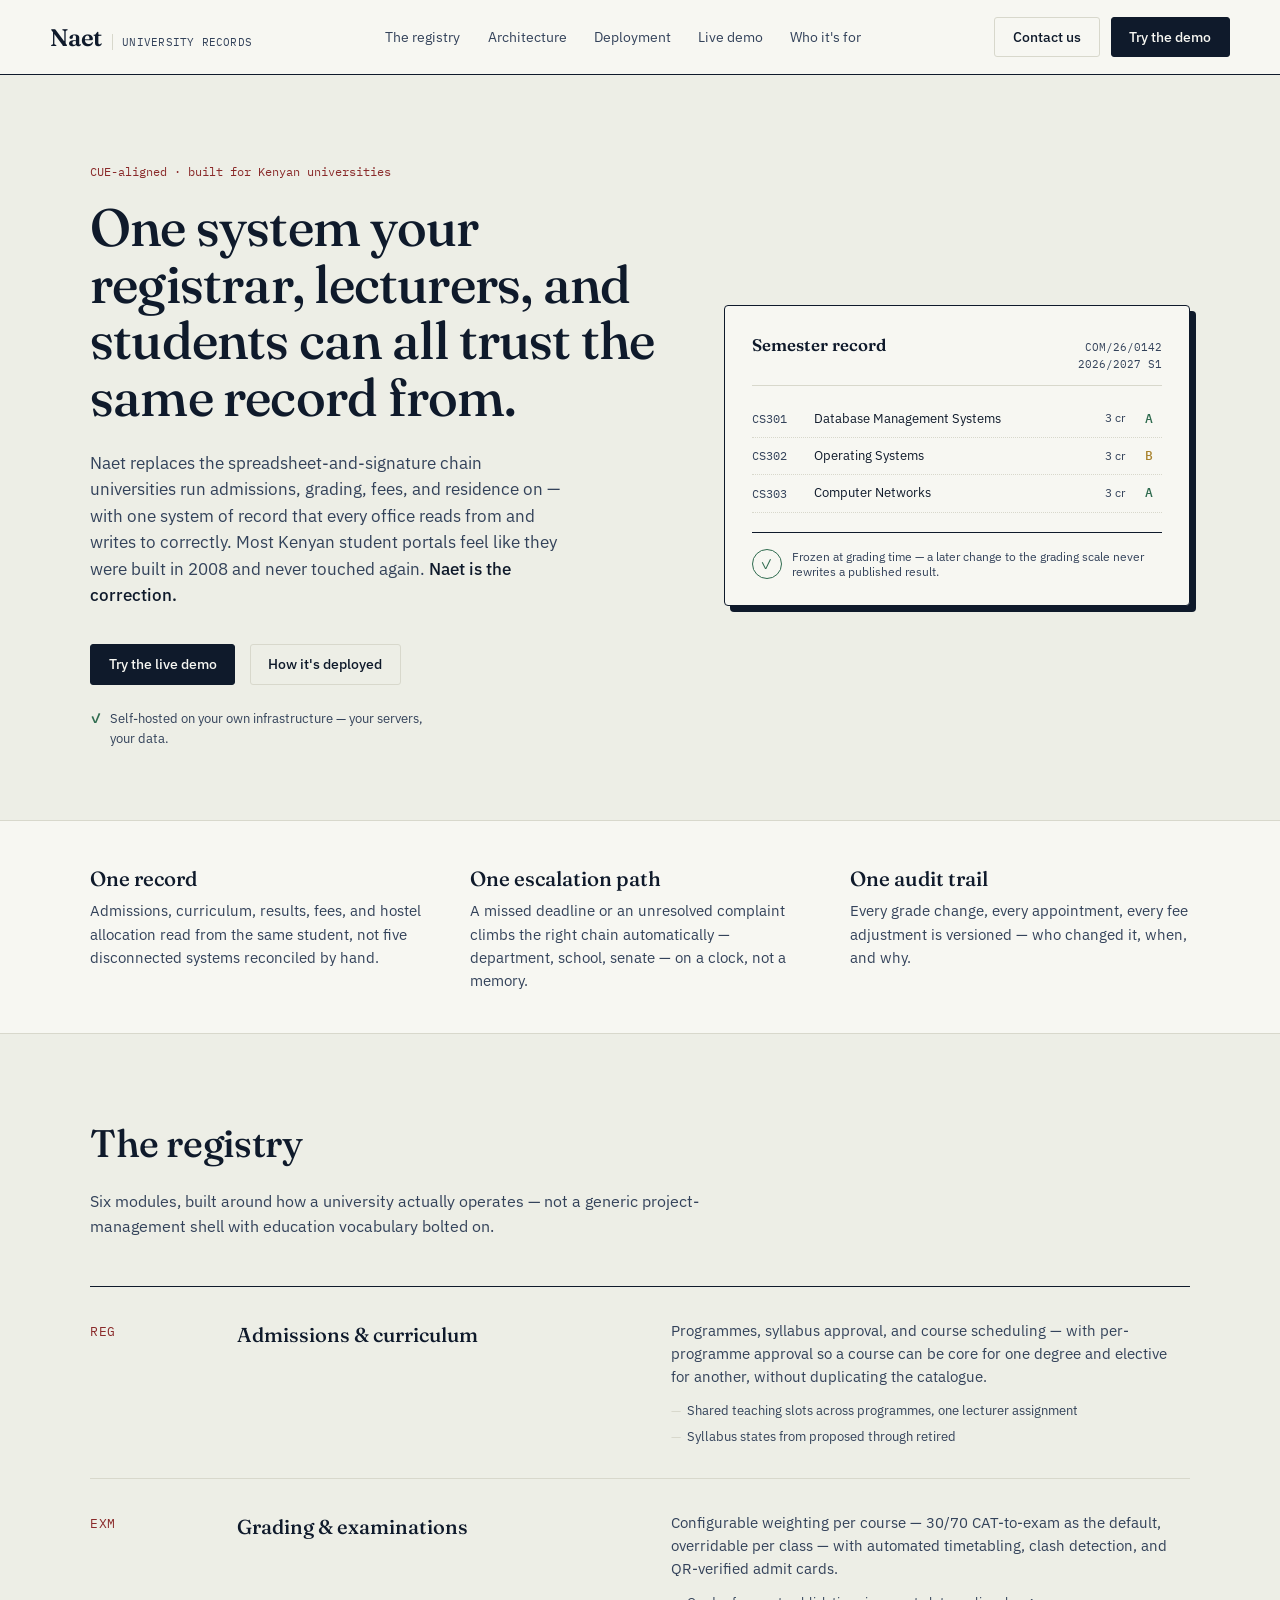
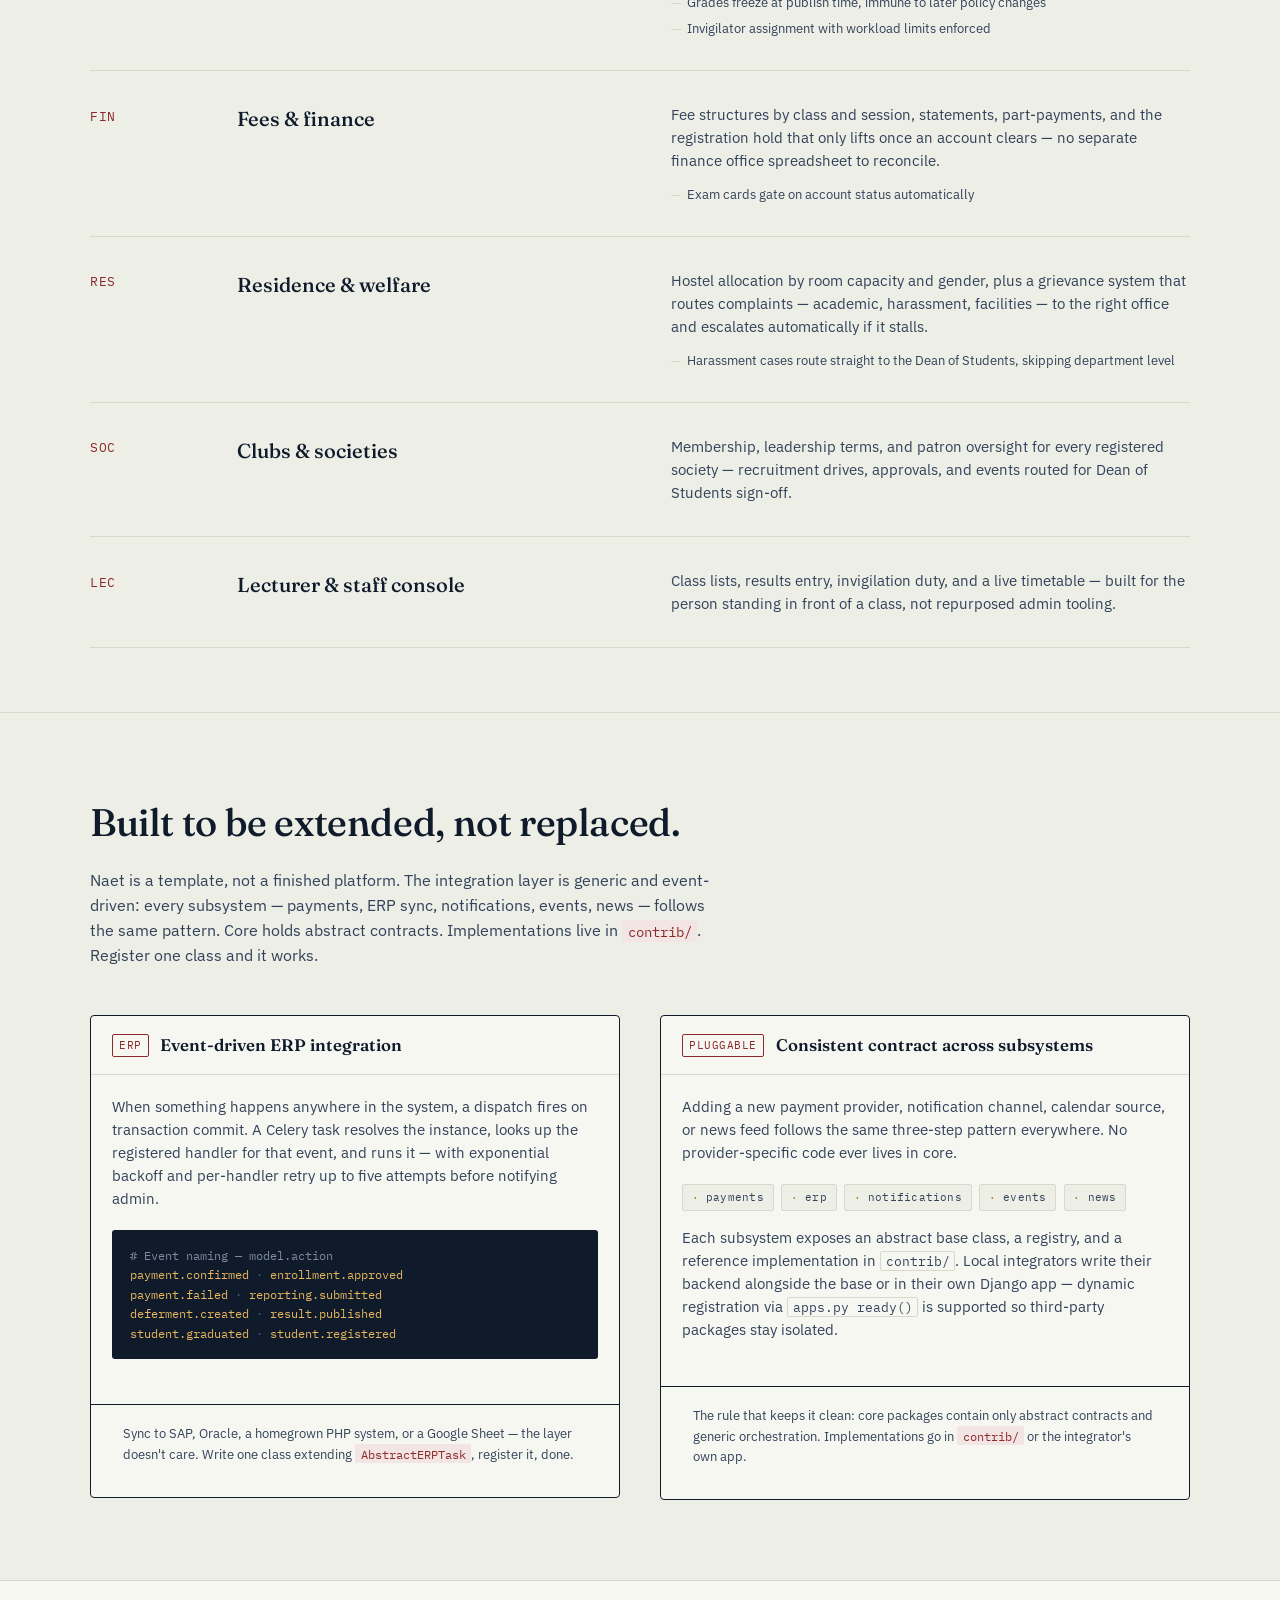
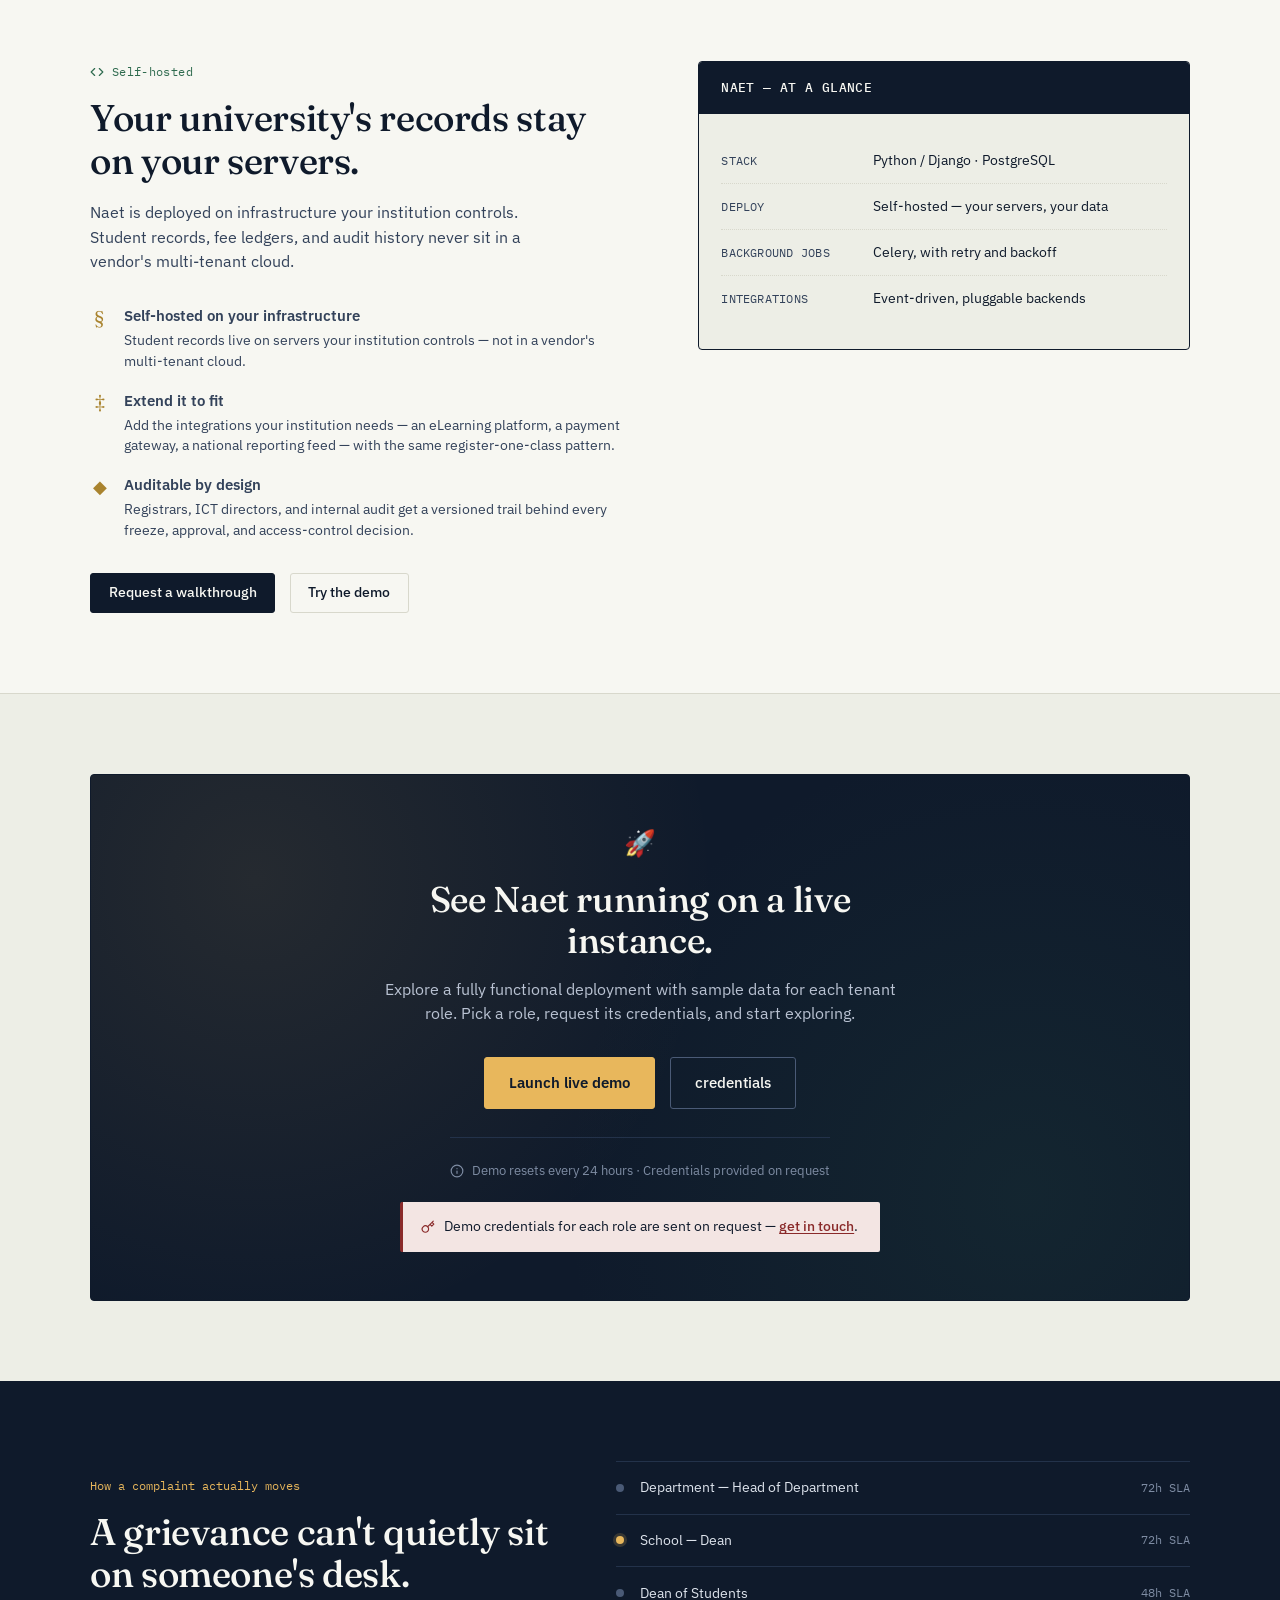
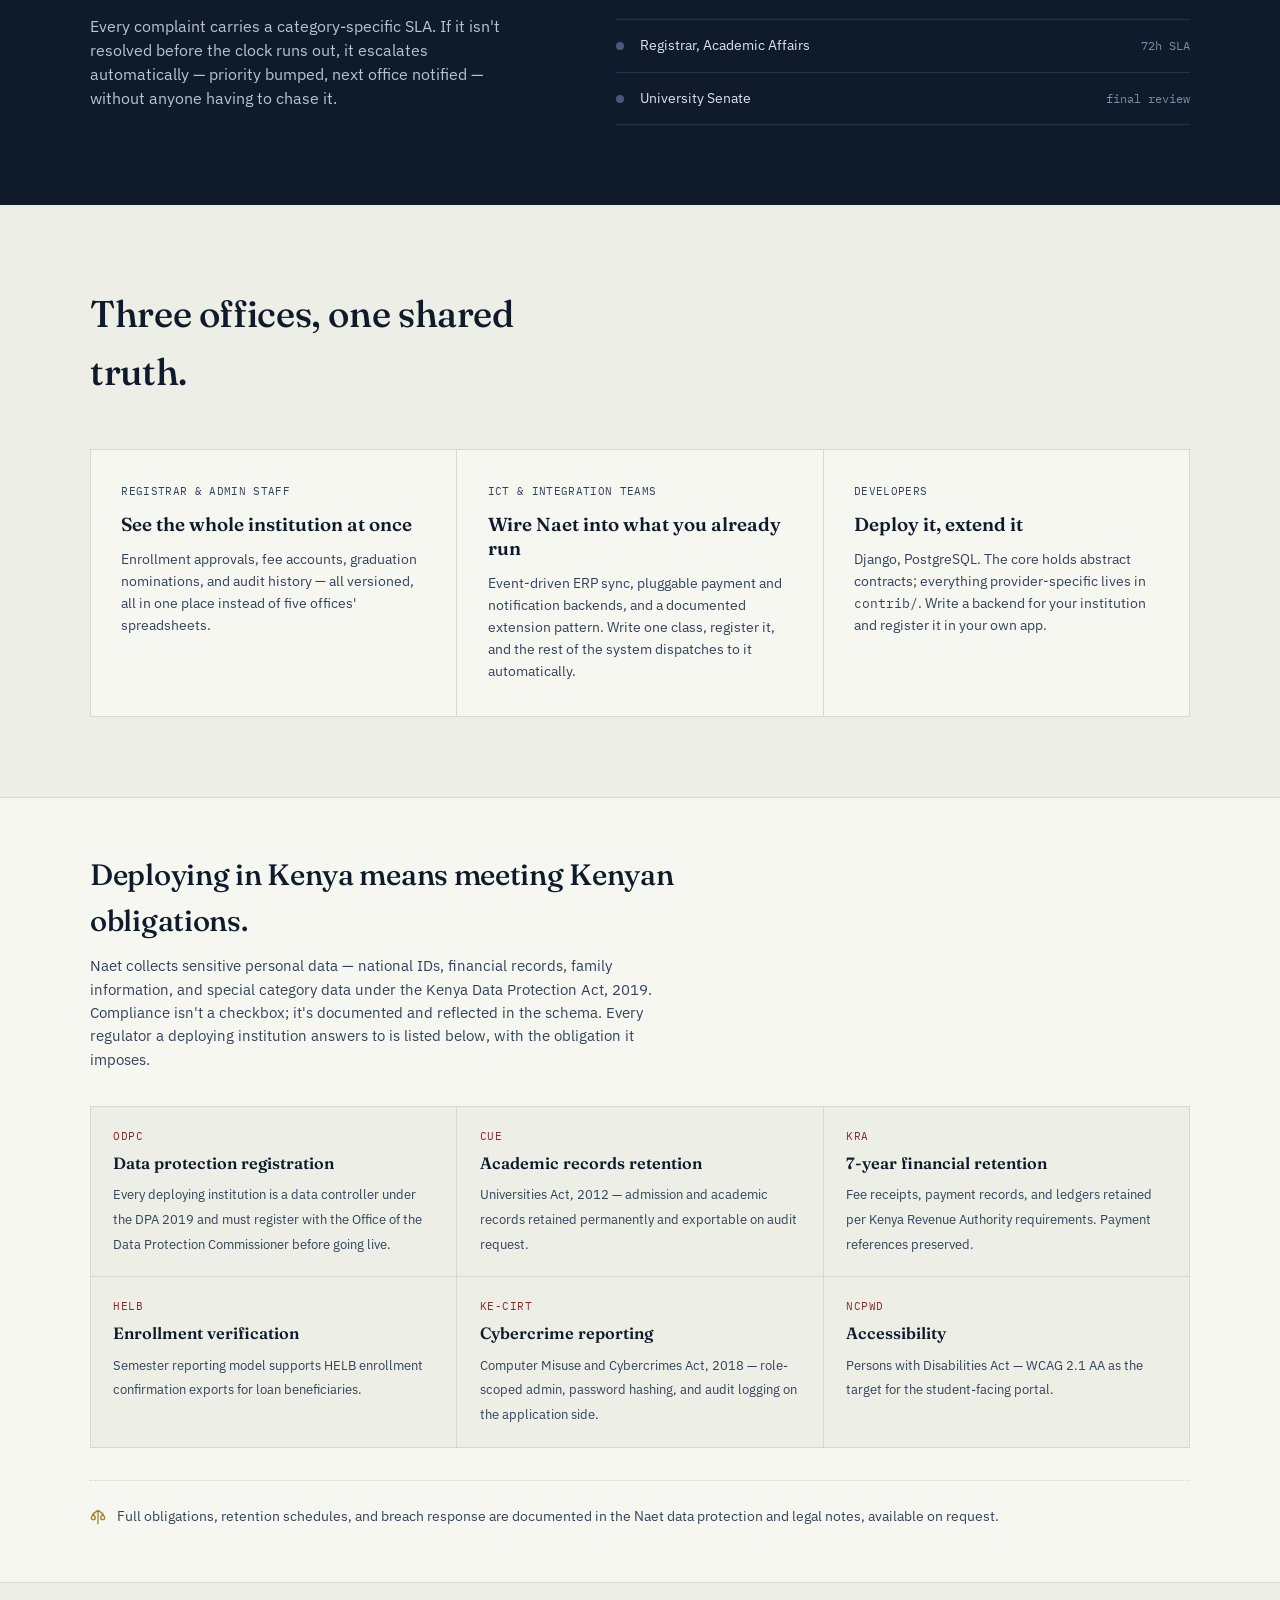
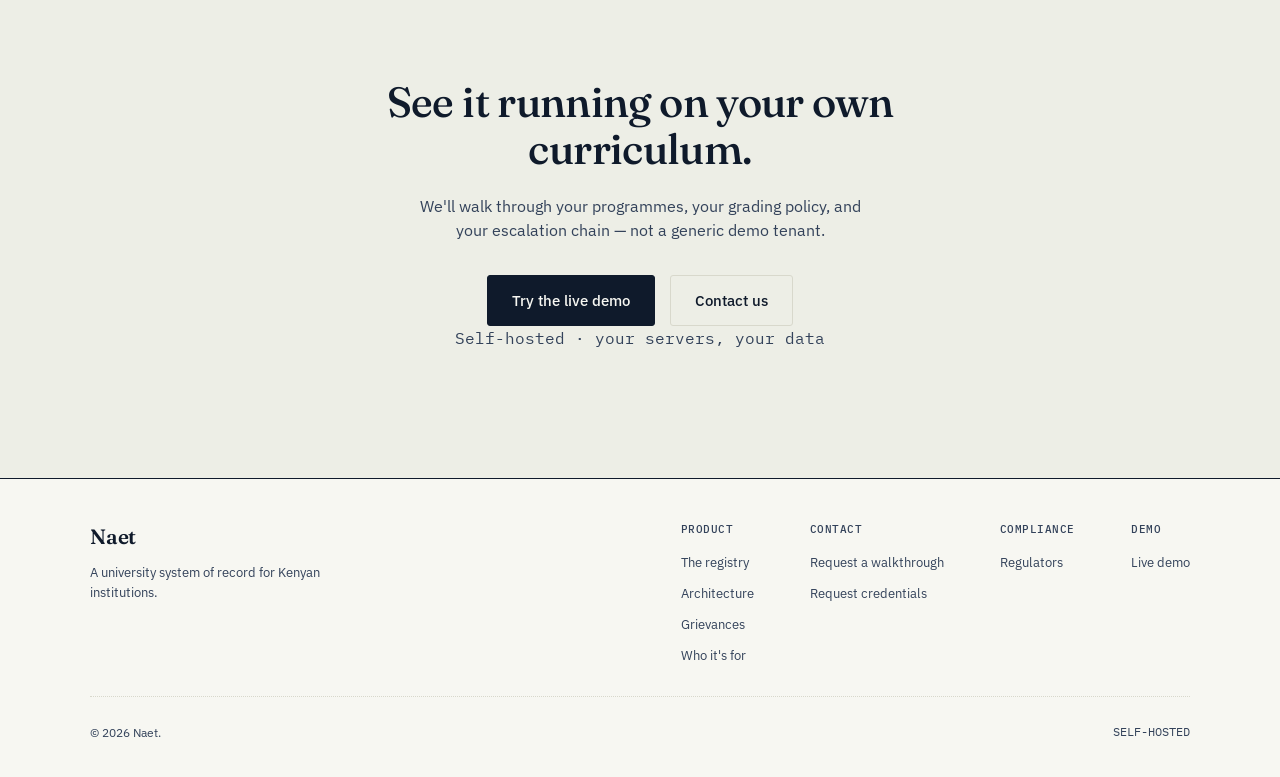
<file: index (1).html>
<!doctype html>
<html lang="en">
  <head>
    <meta charset="UTF-8" />
    <meta name="viewport" content="width=device-width, initial-scale=1.0" />
    <title>Naet — The system of record for universities</title>
    <meta
      name="description"
      content="Naet is a university system of record for Kenyan institutions. Admissions, curriculum, grading, fees, residence, and grievances — one shared, versioned backend, self-hosted on your own infrastructure."
    />
    <link rel="preconnect" href="https://fonts.googleapis.com" />
    <link rel="preconnect" href="https://fonts.gstatic.com" crossorigin />
    <link
      href="https://fonts.googleapis.com/css2?family=Fraunces:opsz,wght@9..144,400;9..144,500;9..144,600&family=IBM+Plex+Sans:wght@400;500;600&family=IBM+Plex+Mono:wght@400;500&display=swap"
      rel="stylesheet"
    />
    <style>
      :root {
        --ink: #0f1a2b;
        --ink-soft: #33425a;
        --paper: #edeee6;
        --paper-white: #f7f7f2;
        --line: #d8d8cc;
        --stamp: #8a2a2a;
        --stamp-soft: #f3e5e3;
        --verified: #2f6b4f;
        --verified-soft: #e4ede7;
        --brass: #a9832e;
        --serif: "Fraunces", serif;
        --sans: "IBM Plex Sans", sans-serif;
        --mono: "IBM Plex Mono", monospace;
      }

      * {
        margin: 0;
        padding: 0;
        box-sizing: border-box;
      }

      html {
        scroll-behavior: smooth;
      }
      @media (prefers-reduced-motion: reduce) {
        html {
          scroll-behavior: auto;
        }
        * {
          animation: none !important;
          transition: none !important;
        }
      }

      body {
        font-family: var(--sans);
        color: var(--ink);
        background: var(--paper);
        line-height: 1.55;
        -webkit-font-smoothing: antialiased;
      }

      a {
        color: inherit;
      }

      .wrap {
        max-width: 1180px;
        margin: 0 auto;
        padding: 0 2.5rem;
      }

      .menu-toggle {
        display: none;
        background: transparent;
        border: 1px solid var(--line);
        border-radius: 3px;
        padding: 0.55rem 0.75rem;
        font-family: var(--mono);
        font-size: 0.72rem;
        letter-spacing: 0.05em;
        cursor: pointer;
        color: var(--ink);
        transition:
          border-color 0.15s,
          background 0.15s;
      }
      .menu-toggle:hover {
        border-color: var(--ink);
        background: var(--paper);
      }
      .menu-toggle[aria-expanded="true"] {
        background: var(--ink);
        color: var(--paper-white);
        border-color: var(--ink);
      }

      .skip-link {
        position: absolute;
        left: -9999px;
        top: 0;
        background: var(--ink);
        color: var(--paper-white);
        padding: 0.7rem 1.1rem;
        font-size: 0.85rem;
        z-index: 100;
        border-radius: 0 0 3px 0;
      }
      .skip-link:focus {
        left: 0;
      }

      a:focus-visible,
      button:focus-visible {
        outline: 2px solid var(--stamp);
        outline-offset: 3px;
        border-radius: 2px;
      }

      .sr-only {
        position: absolute;
        width: 1px;
        height: 1px;
        padding: 0;
        margin: -1px;
        overflow: hidden;
        clip: rect(0, 0, 0, 0);
        white-space: nowrap;
        border: 0;
      }

      /* ============================================
     LETTERHEAD NAV
     ============================================ */
      .letterhead {
        border-bottom: 1px solid var(--ink);
        background: var(--paper-white);
        position: sticky;
        top: 0;
        z-index: 50;
      }
      .letterhead__row {
        display: flex;
        align-items: center;
        justify-content: space-between;
        padding: 1.05rem 0;
        gap: 1.5rem;
      }
      .mark {
        display: flex;
        align-items: baseline;
        gap: 0.6rem;
        text-decoration: none;
        flex-shrink: 0;
      }
      .mark__word {
        font-family: var(--serif);
        font-size: 1.5rem;
        font-weight: 600;
        letter-spacing: -0.01em;
      }
      .mark__sub {
        font-family: var(--mono);
        font-size: 0.66rem;
        color: var(--ink-soft);
        border-left: 1px solid var(--line);
        padding-left: 0.6rem;
        letter-spacing: 0.02em;
      }
      nav.primary {
        display: flex;
        gap: 1.7rem;
        font-size: 0.85rem;
      }
      nav.primary a {
        text-decoration: none;
        color: var(--ink-soft);
        transition: color 0.15s;
        white-space: nowrap;
      }
      nav.primary a:hover {
        color: var(--ink);
      }
      .letterhead__cta {
        display: flex;
        gap: 0.7rem;
        align-items: center;
        flex-shrink: 0;
      }
      .btn {
        font-family: var(--sans);
        font-size: 0.85rem;
        font-weight: 500;
        padding: 0.55rem 1.1rem;
        border-radius: 3px;
        border: 1px solid var(--ink);
        cursor: pointer;
        text-decoration: none;
        display: inline-block;
        transition:
          background 0.15s,
          border-color 0.15s,
          color 0.15s;
        white-space: nowrap;
      }
      .btn--dark {
        background: var(--ink);
        color: var(--paper-white);
      }
      .btn--dark:hover {
        background: #1c2c47;
      }
      .btn--ghost {
        background: transparent;
        color: var(--ink);
        border-color: var(--line);
      }
      .btn--ghost:hover {
        border-color: var(--ink);
      }
      .btn--large {
        font-size: 0.95rem;
        padding: 0.8rem 1.5rem;
      }

      /* mobile menu */
      .menu-toggle {
        display: none;
        background: transparent;
        border: 1px solid var(--line);
        border-radius: 3px;
        padding: 0.5rem 0.7rem;
        font-family: var(--mono);
        font-size: 0.75rem;
        cursor: pointer;
        color: var(--ink);
      }
      @media (max-width: 940px) {
        nav.primary {
          display: none;
        }
        .letterhead__cta .btn--ghost {
          display: none;
        }
        .menu-toggle {
          display: block;
        }
      }
      @media (max-width: 560px) {
        .letterhead__cta .btn--dark {
          display: none;
        }
        .mark__sub {
          display: none;
        }
      }
      .mobile-nav {
        display: none;
        border-top: 1px solid var(--line);
        background: var(--paper-white);
        padding: 0.6rem 0 1.2rem;
      }
      .mobile-nav[data-open="true"] {
        display: block;
      }
      .mobile-nav ul {
        list-style: none;
        display: flex;
        flex-direction: column;
        gap: 0.15rem;
        margin-bottom: 0.9rem;
      }
      .mobile-nav a {
        display: flex;
        align-items: center;
        justify-content: space-between;
        text-decoration: none;
        font-size: 0.95rem;
        font-weight: 500;
        padding: 0.85rem 1rem;
        border-radius: 4px;
        color: var(--ink);
        background: transparent;
        transition:
          background 0.15s,
          color 0.15s;
      }
      .mobile-nav a::after {
        content: "→";
        font-family: var(--mono);
        font-size: 0.8rem;
        color: var(--line);
        transition:
          color 0.15s,
          transform 0.15s;
      }
      .mobile-nav a:hover,
      .mobile-nav a:active {
        background: var(--paper);
        color: var(--ink);
      }
      .mobile-nav a:hover::after,
      .mobile-nav a:active::after {
        color: var(--stamp);
        transform: translateX(2px);
      }
      .mobile-nav .mobile-cta {
        margin-top: 0.9rem;
        padding-top: 1rem;
        border-top: 1px dotted var(--line);
        display: flex;
        flex-direction: column;
        gap: 0.55rem;
      }
      .mobile-nav .mobile-cta .btn {
        display: block;
        text-align: center;
        padding: 0.85rem 1.2rem;
        font-size: 0.9rem;
      }

      @media (min-width: 941px) {
        .mobile-nav {
          display: none !important;
        }
      }
      /* ============================================
     HERO
     ============================================ */
      .hero {
        padding: 5.5rem 0 4.5rem;
      }
      .hero__grid {
        display: grid;
        grid-template-columns: 1.1fr 0.9fr;
        gap: 4rem;
        align-items: center;
      }
      .hero__eyebrow {
        font-family: var(--mono);
        font-size: 0.73rem;
        color: var(--stamp);
        margin-bottom: 1.1rem;
        display: flex;
        align-items: center;
        gap: 0.6rem;
        flex-wrap: wrap;
      }
      .hero h1 {
        font-family: var(--serif);
        font-size: clamp(2.3rem, 4.1vw, 3.5rem);
        font-weight: 500;
        line-height: 1.08;
        letter-spacing: -0.015em;
        max-width: 17ch;
      }
      .hero p.lede {
        margin-top: 1.5rem;
        font-size: 1.07rem;
        color: var(--ink-soft);
        max-width: 48ch;
      }
      .hero p.lede strong {
        color: var(--ink);
        font-weight: 500;
      }
      .hero__ctas {
        margin-top: 2.2rem;
        display: flex;
        gap: 0.9rem;
        flex-wrap: wrap;
      }
      .hero__note {
        margin-top: 1.5rem;
        font-size: 0.8rem;
        color: var(--ink-soft);
        display: flex;
        align-items: flex-start;
        gap: 0.5rem;
        max-width: 44ch;
      }
      .hero__note .tick {
        color: var(--verified);
        flex-shrink: 0;
        font-weight: 600;
      }

      /* ---- transcript card visual ---- */
      .transcript {
        background: var(--paper-white);
        border: 1px solid var(--ink);
        border-radius: 4px;
        padding: 1.6rem 1.7rem;
        box-shadow: 6px 6px 0 var(--ink);
      }
      .transcript__head {
        display: flex;
        justify-content: space-between;
        align-items: baseline;
        border-bottom: 1px solid var(--line);
        padding-bottom: 0.8rem;
        margin-bottom: 0.9rem;
        gap: 1rem;
      }
      .transcript__head h3 {
        font-family: var(--serif);
        font-size: 1.05rem;
        font-weight: 600;
      }
      .transcript__id {
        font-family: var(--mono);
        font-size: 0.68rem;
        color: var(--ink-soft);
        text-align: right;
      }
      .t-row {
        display: grid;
        grid-template-columns: 3.2rem 1fr auto auto;
        gap: 0.7rem;
        padding: 0.5rem 0;
        border-bottom: 1px dotted var(--line);
        font-size: 0.82rem;
        align-items: center;
      }
      .t-row:last-of-type {
        border-bottom: none;
      }
      .t-row .code {
        font-family: var(--mono);
        color: var(--ink-soft);
        font-size: 0.78rem;
      }
      .t-row .credits {
        color: var(--ink-soft);
        font-size: 0.76rem;
      }
      .t-row .grade {
        font-family: var(--mono);
        font-weight: 500;
        width: 1.6rem;
        text-align: center;
      }
      .grade.a {
        color: var(--verified);
      }
      .grade.b {
        color: var(--brass);
      }
      .transcript__seal {
        margin-top: 1.2rem;
        display: flex;
        align-items: center;
        gap: 0.6rem;
        padding-top: 1rem;
        border-top: 1px solid var(--ink);
      }
      .seal-dot {
        width: 30px;
        height: 30px;
        border-radius: 50%;
        border: 1.5px solid var(--verified);
        color: var(--verified);
        display: flex;
        align-items: center;
        justify-content: center;
        font-size: 0.9rem;
        flex-shrink: 0;
      }
      .transcript__seal small {
        font-size: 0.72rem;
        color: var(--ink-soft);
        line-height: 1.35;
      }

      @media (max-width: 900px) {
        .hero {
          padding-top: 3.5rem;
        }
        .hero__grid {
          grid-template-columns: 1fr;
          gap: 3rem;
        }
        .hero h1 {
          max-width: 22ch;
        }
      }

      @media (max-width: 480px) {
        .hero {
          padding: 3rem 0 3.5rem;
        }
      }

      /* ============================================
     CONTEXT BAND
     ============================================ */
      .context {
        background: var(--paper-white);
        border-top: 1px solid var(--line);
        border-bottom: 1px solid var(--line);
        padding: 2.6rem 0;
      }
      .context__row {
        display: grid;
        grid-template-columns: 1fr 1fr 1fr;
        gap: 2.5rem;
      }
      .context__row p {
        font-size: 0.93rem;
        color: var(--ink-soft);
      }
      .context__row p strong {
        display: block;
        font-family: var(--serif);
        font-size: 1.28rem;
        font-weight: 500;
        color: var(--ink);
        margin-bottom: 0.3rem;
      }
      @media (max-width: 760px) {
        .context__row {
          grid-template-columns: 1fr;
          gap: 1.6rem;
        }
      }

      /* ============================================
     THE REGISTRY (module ledger)
     ============================================ */
      .registry {
        padding: 5rem 0 4rem;
      }
      .registry__intro {
        max-width: 660px;
        margin-bottom: 3rem;
      }
      .registry__intro h2 {
        font-family: var(--serif);
        font-size: clamp(1.9rem, 3vw, 2.5rem);
        font-weight: 500;
        letter-spacing: -0.01em;
      }
      .registry__intro p {
        margin-top: 0.9rem;
        color: var(--ink-soft);
        font-size: 1.01rem;
      }

      .ledger {
        border-top: 1px solid var(--ink);
      }
      .ledger__item {
        display: grid;
        grid-template-columns: 7rem 1fr 1.3fr;
        gap: 2.2rem;
        padding: 2rem 0;
        border-bottom: 1px solid var(--line);
        align-items: start;
      }
      .ledger__code {
        font-family: var(--mono);
        font-size: 0.8rem;
        color: var(--stamp);
        padding-top: 0.2rem;
        letter-spacing: 0.04em;
      }
      .ledger__title {
        font-family: var(--serif);
        font-size: 1.26rem;
        font-weight: 500;
      }
      .ledger__detail p {
        color: var(--ink-soft);
        font-size: 0.93rem;
      }
      .ledger__detail ul {
        margin-top: 0.7rem;
        list-style: none;
        display: flex;
        flex-direction: column;
        gap: 0.35rem;
      }
      .ledger__detail li {
        font-size: 0.83rem;
        color: var(--ink-soft);
        padding-left: 1rem;
        position: relative;
      }
      .ledger__detail li::before {
        content: "—";
        position: absolute;
        left: 0;
        color: var(--line);
      }
      @media (max-width: 820px) {
        .ledger__item {
          grid-template-columns: 1fr;
          gap: 0.6rem;
          padding: 1.7rem 0;
        }
      }

      /* ============================================
     ARCHITECTURE  (new — "Built to be extended")
     ============================================ */
      .architecture {
        padding: 5rem 0;
        border-top: 1px solid var(--line);
      }
      .architecture__intro {
        max-width: 720px;
        margin-bottom: 3rem;
      }
      .architecture__intro h2 {
        font-family: var(--serif);
        font-size: clamp(1.9rem, 3vw, 2.5rem);
        font-weight: 500;
        letter-spacing: -0.01em;
      }
      .architecture__intro p {
        margin-top: 0.9rem;
        color: var(--ink-soft);
        font-size: 1.01rem;
        max-width: 62ch;
      }

      .arch-grid {
        display: grid;
        grid-template-columns: 1fr 1fr;
        gap: 2.5rem;
        align-items: start;
      }
      .arch-card {
        border: 1px solid var(--ink);
        border-radius: 4px;
        background: var(--paper-white);
        overflow: hidden;
      }
      .arch-card__head {
        border-bottom: 1px solid var(--line);
        padding: 1rem 1.3rem;
        display: flex;
        align-items: center;
        gap: 0.7rem;
      }
      .arch-card__head .tag {
        font-family: var(--mono);
        font-size: 0.66rem;
        letter-spacing: 0.05em;
        color: var(--stamp);
        border: 1px solid var(--stamp);
        border-radius: 2px;
        padding: 0.12rem 0.4rem;
        flex-shrink: 0;
      }
      .arch-card__head h3 {
        font-family: var(--serif);
        font-size: 1.05rem;
        font-weight: 600;
      }
      .arch-card__body {
        padding: 1.3rem 1.3rem 1.5rem;
      }
      .arch-card__body p {
        color: var(--ink-soft);
        font-size: 0.92rem;
      }
      .arch-card__body p + p {
        margin-top: 0.9rem;
      }

      .event-flow {
        margin-top: 1.2rem;
        background: var(--ink);
        border-radius: 3px;
        padding: 1rem 1.15rem;
        font-family: var(--mono);
        font-size: 0.72rem;
        line-height: 1.7;
        color: #dde3ec;
        overflow-x: auto;
      }
      .event-flow .comment {
        color: #7e8ca3;
      }
      .event-flow .evt {
        color: #e8b75c;
      }
      .event-flow .arrow {
        color: #4a5a76;
      }

      .plugin-list {
        margin-top: 1.2rem;
        list-style: none;
        display: flex;
        flex-wrap: wrap;
        gap: 0.45rem;
      }
      .plugin-list li {
        font-family: var(--mono);
        font-size: 0.7rem;
        color: var(--ink-soft);
        border: 1px solid var(--line);
        border-radius: 2px;
        padding: 0.25rem 0.55rem;
        background: var(--paper);
        letter-spacing: 0.02em;
      }
      .plugin-list li::before {
        content: "· ";
        color: var(--brass);
      }

      .arch-card__foot {
        margin-top: 1.3rem;
        padding-top: 1.1rem;
        border-top: 1px dotted var(--line);
        font-size: 0.82rem;
        color: var(--ink-soft);
      }
      .arch-card__foot code {
        font-family: var(--mono);
        font-size: 0.78rem;
        background: var(--stamp-soft);
        color: var(--stamp);
        padding: 0.1rem 0.35rem;
        border-radius: 2px;
      }

      @media (max-width: 860px) {
        .arch-grid {
          grid-template-columns: 1fr;
        }
      }

      /* ============================================
     DEPLOYMENT / AT A GLANCE
     ============================================ */
      .opensource {
        background: var(--paper-white);
        border-top: 1px solid var(--line);
        border-bottom: 1px solid var(--line);
        padding: 5rem 0;
      }
      .opensource__grid {
        display: grid;
        grid-template-columns: 1.05fr 0.95fr;
        gap: 4rem;
        align-items: start;
      }
      .opensource__label {
        font-family: var(--mono);
        font-size: 0.73rem;
        color: var(--verified);
        margin-bottom: 1rem;
        display: inline-flex;
        align-items: center;
        gap: 0.5rem;
        letter-spacing: 0.03em;
      }
      .opensource__label svg {
        width: 14px;
        height: 14px;
      }
      .opensource h2 {
        font-family: var(--serif);
        font-size: clamp(1.8rem, 2.9vw, 2.4rem);
        font-weight: 500;
        line-height: 1.15;
        letter-spacing: -0.01em;
      }
      .opensource p.opensource__lede {
        margin-top: 1.1rem;
        color: var(--ink-soft);
        font-size: 0.98rem;
        max-width: 48ch;
      }
      .opensource__points {
        list-style: none;
        margin-top: 2rem;
        display: flex;
        flex-direction: column;
        gap: 1.1rem;
      }
      .opensource__points li {
        display: grid;
        grid-template-columns: auto 1fr;
        gap: 0.9rem;
        align-items: start;
      }
      .opensource__points .glyph {
        font-family: var(--serif);
        color: var(--brass);
        font-size: 1.15rem;
        line-height: 1.4;
        width: 1.2rem;
        text-align: center;
      }
      .opensource__points strong {
        display: block;
        font-weight: 600;
        font-size: 0.94rem;
        margin-bottom: 0.15rem;
      }
      .opensource__points span {
        font-size: 0.87rem;
        color: var(--ink-soft);
        line-height: 1.5;
      }

      /* ---- at-a-glance card ---- */
      .licence-card {
        border: 1px solid var(--ink);
        border-radius: 4px;
        background: var(--paper);
        overflow: hidden;
      }
      .licence-card__head {
        background: var(--ink);
        color: var(--paper-white);
        padding: 1rem 1.4rem;
        display: flex;
        justify-content: space-between;
        align-items: center;
        gap: 1rem;
      }
      .licence-card__head h3 {
        font-family: var(--mono);
        font-size: 0.8rem;
        font-weight: 500;
        letter-spacing: 0.03em;
      }
      .licence-card__body {
        padding: 1.5rem 1.4rem 1.7rem;
      }
      .licence-row {
        display: grid;
        grid-template-columns: 8.5rem 1fr;
        gap: 1rem;
        padding: 0.75rem 0;
        border-bottom: 1px dotted var(--line);
        font-size: 0.85rem;
        align-items: baseline;
      }
      .licence-row:last-of-type {
        border-bottom: none;
      }
      .licence-row dt {
        font-family: var(--mono);
        font-size: 0.72rem;
        color: var(--ink-soft);
        letter-spacing: 0.02em;
      }
      .licence-row dd {
        color: var(--ink);
      }
      .licence-card__foot {
        margin-top: 1.3rem;
        padding-top: 1.2rem;
        border-top: 1px solid var(--ink);
        font-size: 0.82rem;
        color: var(--ink-soft);
      }
      .licence-card__foot code {
        font-family: var(--mono);
        font-size: 0.78rem;
        background: var(--stamp-soft);
        color: var(--stamp);
        padding: 0.1rem 0.35rem;
        border-radius: 2px;
      }

      @media (max-width: 860px) {
        .opensource__grid {
          grid-template-columns: 1fr;
          gap: 2.8rem;
        }
      }

      /* ============================================
     LIVE DEMO
     ============================================ */
      .demo {
        padding: 5rem 0;
      }
      .demo__card {
        border: 1px solid var(--ink);
        border-radius: 4px;
        background: var(--ink);
        color: var(--paper-white);
        padding: 3rem 2.5rem;
        text-align: center;
        position: relative;
        overflow: hidden;
      }
      .demo__card::before {
        content: "";
        position: absolute;
        inset: 0;
        background:
          radial-gradient(
            circle at 15% 20%,
            rgba(232, 183, 92, 0.1),
            transparent 45%
          ),
          radial-gradient(
            circle at 85% 80%,
            rgba(47, 107, 79, 0.14),
            transparent 45%
          );
        pointer-events: none;
      }
      .demo__card > * {
        position: relative;
      }
      .demo__icon {
        font-size: 1.6rem;
        margin-bottom: 1rem;
        display: inline-block;
      }
      .demo__card h2 {
        font-family: var(--serif);
        font-size: clamp(1.7rem, 2.8vw, 2.3rem);
        font-weight: 500;
        letter-spacing: -0.01em;
        line-height: 1.15;
        max-width: 22ch;
        margin: 0 auto 1rem;
      }
      .demo__card p {
        color: #b9c2d2;
        font-size: 0.97rem;
        max-width: 52ch;
        margin: 0 auto 2rem;
      }
      .demo__card p code {
        font-family: var(--mono);
        font-size: 0.85rem;
        background: rgba(255, 255, 255, 0.08);
        padding: 0.1rem 0.4rem;
        border-radius: 2px;
        color: #e8b75c;
      }
      .demo__actions {
        display: flex;
        gap: 0.9rem;
        justify-content: center;
        flex-wrap: wrap;
      }
      .btn--brass {
        background: #e8b75c;
        color: var(--ink);
        border-color: #e8b75c;
        font-weight: 600;
      }
      .btn--brass:hover {
        background: #f0c679;
        border-color: #f0c679;
      }
      .btn--outline-light {
        background: transparent;
        color: var(--paper-white);
        border-color: #4a5a76;
      }
      .btn--outline-light:hover {
        border-color: var(--paper-white);
      }
      .demo__note {
        margin-top: 1.8rem;
        padding-top: 1.4rem;
        border-top: 1px solid #23324a;
        font-size: 0.8rem;
        color: #7e8ca3;
        display: inline-flex;
        align-items: center;
        gap: 0.55rem;
        flex-wrap: wrap;
        justify-content: center;
      }
      .demo__note code {
        font-family: var(--mono);
        font-size: 0.76rem;
        color: #dde3ec;
      }

      /* ---- tenant credentials note ---- */
      .tenant__note {
        margin-top: 1.1rem;
        font-size: 0.85rem;
        color: var(--ink);
        display: flex;
        align-items: flex-start;
        gap: 0.6rem;
        max-width: 60ch;
        margin-left: auto;
        margin-right: auto;
        text-align: left;
        padding: 0.9rem 1.1rem;
        background: var(--stamp-soft);
        border-left: 3px solid var(--stamp);
        border-radius: 2px;
      }
      .tenant__note svg {
        flex-shrink: 0;
        width: 14px;
        height: 14px;
        margin-top: 0.2rem;
        color: var(--stamp);
      }
      .tenant__note a {
        color: var(--stamp);
        text-decoration: underline;
        text-underline-offset: 2px;
        font-weight: 500;
      }

      /* ============================================
     MECHANISM SPOTLIGHT
     ============================================ */
      .spotlight {
        background: var(--ink);
        color: var(--paper-white);
        padding: 5rem 0;
      }
      .spotlight__grid {
        display: grid;
        grid-template-columns: 0.9fr 1.1fr;
        gap: 3.5rem;
        align-items: center;
      }
      .spotlight__eyebrow {
        font-family: var(--mono);
        font-size: 0.73rem;
        color: #e8b75c;
        margin-bottom: 1rem;
      }
      .spotlight h2 {
        font-family: var(--serif);
        font-size: clamp(1.85rem, 2.9vw, 2.35rem);
        font-weight: 500;
        line-height: 1.15;
        letter-spacing: -0.01em;
      }
      .spotlight p {
        margin-top: 1.1rem;
        color: #b9c2d2;
        font-size: 0.97rem;
        max-width: 42ch;
      }

      .escalation {
        display: flex;
        flex-direction: column;
        gap: 0;
        list-style: none;
      }
      .esc-step {
        display: grid;
        grid-template-columns: auto 1fr auto;
        gap: 1rem;
        align-items: center;
        padding: 0.95rem 0;
        border-bottom: 1px solid #23324a;
        font-size: 0.86rem;
      }
      .esc-step:first-child {
        border-top: 1px solid #23324a;
      }
      .esc-step .dot {
        width: 8px;
        height: 8px;
        border-radius: 50%;
        background: #4a5a76;
      }
      .esc-step.active .dot {
        background: #e8b75c;
        box-shadow: 0 0 0 3px rgba(232, 183, 92, 0.18);
      }
      .esc-step .level {
        color: #dde3ec;
      }
      .esc-step .sla {
        font-family: var(--mono);
        font-size: 0.73rem;
        color: #7e8ca3;
        white-space: nowrap;
      }

      @media (max-width: 860px) {
        .spotlight__grid {
          grid-template-columns: 1fr;
          gap: 2.5rem;
        }
      }

      /* ============================================
     AUDIENCES
     ============================================ */
      .audiences {
        padding: 5rem 0;
      }
      .audiences__intro h2 {
        font-family: var(--serif);
        font-size: clamp(1.85rem, 2.9vw, 2.45rem);
        font-weight: 500;
        max-width: 20ch;
        margin-bottom: 3rem;
        letter-spacing: -0.01em;
      }
      .aud-grid {
        display: grid;
        grid-template-columns: repeat(3, 1fr);
        gap: 1px;
        background: var(--line);
        border: 1px solid var(--line);
      }
      .aud-card {
        background: var(--paper-white);
        padding: 2.1rem 1.9rem;
      }
      .aud-card__role {
        font-family: var(--mono);
        font-size: 0.7rem;
        color: var(--ink-soft);
        margin-bottom: 0.8rem;
        letter-spacing: 0.03em;
      }
      .aud-card h3 {
        font-family: var(--serif);
        font-size: 1.18rem;
        font-weight: 600;
        margin-bottom: 0.7rem;
        line-height: 1.25;
      }
      .aud-card p {
        font-size: 0.89rem;
        color: var(--ink-soft);
      }
      @media (max-width: 820px) {
        .aud-grid {
          grid-template-columns: 1fr;
        }
      }

      /* ============================================
     TRUST / COMPLIANCE
     ============================================ */
      .trust {
        background: var(--paper-white);
        border-top: 1px solid var(--line);
        border-bottom: 1px solid var(--line);
        padding: 3.4rem 0;
      }
      .trust__intro {
        max-width: 720px;
        margin-bottom: 2.2rem;
      }
      .trust__intro h2 {
        font-family: var(--serif);
        font-size: clamp(1.5rem, 2.3vw, 1.9rem);
        font-weight: 500;
        letter-spacing: -0.01em;
      }
      .trust__intro p {
        margin-top: 0.7rem;
        color: var(--ink-soft);
        font-size: 0.94rem;
        max-width: 66ch;
      }
      .trust__grid {
        display: grid;
        grid-template-columns: repeat(3, 1fr);
        gap: 1px;
        background: var(--line);
        border: 1px solid var(--line);
      }
      .trust__cell {
        background: var(--paper);
        padding: 1.3rem 1.4rem;
      }
      .trust__cell .body {
        font-family: var(--mono);
        font-size: 0.68rem;
        color: var(--stamp);
        letter-spacing: 0.05em;
        display: block;
        margin-bottom: 0.4rem;
      }
      .trust__cell .label {
        font-family: var(--serif);
        font-size: 1.02rem;
        font-weight: 600;
        display: block;
        margin-bottom: 0.3rem;
      }
      .trust__cell .sub {
        font-size: 0.82rem;
        color: var(--ink-soft);
        line-height: 1.45;
      }
      .trust__cell .sub a {
        color: var(--stamp);
        text-decoration: underline;
        text-underline-offset: 2px;
      }

      .trust__legal {
        margin-top: 2rem;
        padding-top: 1.6rem;
        border-top: 1px dotted var(--line);
        font-size: 0.85rem;
        color: var(--ink-soft);
        display: flex;
        flex-wrap: wrap;
        align-items: center;
        gap: 0.7rem;
      }
      .trust__legal svg {
        width: 16px;
        height: 16px;
        flex-shrink: 0;
        color: var(--brass);
      }
      .trust__legal a {
        color: var(--stamp);
        text-decoration: underline;
        text-underline-offset: 2px;
      }

      @media (max-width: 900px) {
        .trust__grid {
          grid-template-columns: repeat(2, 1fr);
        }
      }
      @media (max-width: 560px) {
        .trust__grid {
          grid-template-columns: 1fr;
        }
      }

      /* ============================================
     CLOSING CTA
     ============================================ */
      .closing {
        padding: 6rem 0;
        text-align: center;
      }
      .closing h2 {
        font-family: var(--serif);
        font-size: clamp(1.95rem, 3.3vw, 2.75rem);
        font-weight: 500;
        max-width: 24ch;
        margin: 0 auto 1.3rem;
        letter-spacing: -0.015em;
        line-height: 1.12;
      }
      .closing p {
        color: var(--ink-soft);
        font-size: 0.98rem;
        max-width: 46ch;
        margin: 0 auto 2rem;
      }
      .closing__ctas {
        display: flex;
        gap: 0.9rem;
        justify-content: center;
        flex-wrap: wrap;
      }
      .closing__note {
        margin-top: 1.6rem;
        font-family: var(--mono);
        font-size: 0.73rem;
        color: var(--ink-soft);
      }

      /* ============================================
     FOOTER
     ============================================ */
      footer {
        border-top: 1px solid var(--ink);
        background: var(--paper-white);
        padding: 2.6rem 0 2.2rem;
      }
      .footer__top {
        display: flex;
        justify-content: space-between;
        align-items: flex-start;
        flex-wrap: wrap;
        gap: 2rem;
        padding-bottom: 1.8rem;
        border-bottom: 1px dotted var(--line);
      }
      .footer__brand {
        max-width: 30ch;
      }
      .footer__brand .mark__word {
        font-size: 1.3rem;
      }
      .footer__brand p {
        margin-top: 0.6rem;
        font-size: 0.8rem;
        color: var(--ink-soft);
      }
      .footer__cols {
        display: flex;
        gap: 3.5rem;
        flex-wrap: wrap;
      }
      .footer__col h4 {
        font-family: var(--mono);
        font-size: 0.68rem;
        color: var(--ink-soft);
        letter-spacing: 0.05em;
        margin-bottom: 0.7rem;
        font-weight: 500;
      }
      .footer__col ul {
        list-style: none;
        display: flex;
        flex-direction: column;
        gap: 0.4rem;
      }
      .footer__col a {
        text-decoration: none;
        font-size: 0.82rem;
        color: var(--ink-soft);
      }
      .footer__col a:hover {
        color: var(--ink);
      }
      .footer__bottom {
        display: flex;
        justify-content: space-between;
        align-items: center;
        flex-wrap: wrap;
        gap: 1rem;
        padding-top: 1.6rem;
        font-size: 0.78rem;
        color: var(--ink-soft);
      }
      .footer__bottom .licence-line {
        font-family: var(--mono);
        font-size: 0.72rem;
      }
      @media (max-width: 640px) {
        .footer__cols {
          gap: 2rem;
        }
        .footer__bottom {
          flex-direction: column;
          align-items: flex-start;
        }
      }
      @media (max-width: 480px) {
        .wrap {
          padding: 0 1.4rem;
        }
        .transcript {
          padding: 1.3rem 1.2rem;
          box-shadow: 4px 4px 0 var(--ink);
        }
        .demo__card {
          padding: 2.2rem 1.5rem;
        }
      }
    </style>
  </head>
  <body>
    <a class="skip-link" href="#main">Skip to content</a>

    <header class="letterhead">
      <div class="wrap letterhead__row">
        <a href="#" class="mark" aria-label="Naet home">
          <span class="mark__word">Naet</span>
          <span class="mark__sub">UNIVERSITY RECORDS</span>
        </a>
        <nav class="primary" aria-label="Primary">
          <a href="#registry">The registry</a>
          <a href="#architecture">Architecture</a>
          <a href="#opensource">Deployment</a>
          <a href="#demo">Live demo</a>
          <a href="#audiences">Who it's for</a>
        </nav>
        <div class="letterhead__cta">
          <a href="mailto:hello@example.com" class="btn btn--ghost"
            >Contact us</a
          >
          <a href="#demo" class="btn btn--dark">Try the demo</a>
          <button
            class="menu-toggle"
            type="button"
            aria-expanded="false"
            aria-controls="mobile-nav"
            data-label-open="Close"
            data-label-closed="Menu"
          >
            Menu
          </button>
        </div>
      </div>
      <div class="wrap mobile-nav" id="mobile-nav" data-open="false">
        <ul>
          <li><a href="#registry">The registry</a></li>
          <li><a href="#architecture">Architecture</a></li>
          <li><a href="#opensource">Deployment</a></li>
          <li><a href="#demo">Live demo</a></li>
          <li><a href="#audiences">Who it's for</a></li>
        </ul>
        <div class="mobile-cta">
          <a href="mailto:hello@example.com" class="btn btn--ghost"
            >Contact us</a
          >
          <a href="#demo" class="btn btn--dark">Try the demo</a>
        </div>
      </div>
    </header>

    <main id="main">
      <!-- ================= HERO ================= -->
      <section class="hero">
        <div class="wrap hero__grid">
          <div>
            <div class="hero__eyebrow">
              CUE-aligned · built for Kenyan universities
            </div>
            <h1>
              One system your registrar, lecturers, and students can all trust
              the same record from.
            </h1>
            <p class="lede">
              Naet replaces the spreadsheet-and-signature chain universities run
              admissions, grading, fees, and residence on — with one system of
              record that every office reads from and writes to correctly. Most
              Kenyan student portals feel like they were built in 2008 and never
              touched again.
              <strong>Naet is the correction.</strong>
            </p>
            <div class="hero__ctas">
              <a href="#demo" class="btn btn--dark">Try the live demo</a>
              <a href="#opensource" class="btn btn--ghost">How it's deployed</a>
            </div>
            <div class="hero__note">
              <span class="tick">✓</span>
              <span
                >Self-hosted on your own infrastructure — your servers, your
                data.</span
              >
            </div>
          </div>

          <div
            class="transcript"
            role="img"
            aria-label="Mock semester record card showing three courses with grades A, B, and A, and a verified seal indicating results are frozen at grading time."
          >
            <div class="transcript__head">
              <h3>Semester record</h3>
              <span class="transcript__id">COM/26/0142<br />2026/2027 S1</span>
            </div>
            <div class="t-row">
              <span class="code">CS301</span>
              <span>Database Management Systems</span>
              <span class="credits">3 cr</span>
              <span class="grade a">A</span>
            </div>
            <div class="t-row">
              <span class="code">CS302</span>
              <span>Operating Systems</span>
              <span class="credits">3 cr</span>
              <span class="grade b">B</span>
            </div>
            <div class="t-row">
              <span class="code">CS303</span>
              <span>Computer Networks</span>
              <span class="credits">3 cr</span>
              <span class="grade a">A</span>
            </div>
            <div class="transcript__seal">
              <div class="seal-dot">✓</div>
              <small
                >Frozen at grading time — a later change to the grading scale
                never rewrites a published result.</small
              >
            </div>
          </div>
        </div>
      </section>

      <!-- ================= CONTEXT BAND ================= -->
      <section class="context">
        <div class="wrap context__row">
          <p>
            <strong>One record</strong>Admissions, curriculum, results, fees,
            and hostel allocation read from the same student, not five
            disconnected systems reconciled by hand.
          </p>
          <p>
            <strong>One escalation path</strong>A missed deadline or an
            unresolved complaint climbs the right chain automatically —
            department, school, senate — on a clock, not a memory.
          </p>
          <p>
            <strong>One audit trail</strong>Every grade change, every
            appointment, every fee adjustment is versioned — who changed it,
            when, and why.
          </p>
        </div>
      </section>

      <!-- ================= THE REGISTRY ================= -->
      <section class="registry" id="registry">
        <div class="wrap">
          <div class="registry__intro">
            <h2>The registry</h2>
            <p>
              Six modules, built around how a university actually operates — not
              a generic project-management shell with education vocabulary
              bolted on.
            </p>
          </div>

          <div class="ledger">
            <div class="ledger__item">
              <div class="ledger__code">REG</div>
              <div class="ledger__title">Admissions &amp; curriculum</div>
              <div class="ledger__detail">
                <p>
                  Programmes, syllabus approval, and course scheduling — with
                  per-programme approval so a course can be core for one degree
                  and elective for another, without duplicating the catalogue.
                </p>
                <ul>
                  <li>
                    Shared teaching slots across programmes, one lecturer
                    assignment
                  </li>
                  <li>Syllabus states from proposed through retired</li>
                </ul>
              </div>
            </div>

            <div class="ledger__item">
              <div class="ledger__code">EXM</div>
              <div class="ledger__title">Grading &amp; examinations</div>
              <div class="ledger__detail">
                <p>
                  Configurable weighting per course — 30/70 CAT-to-exam as the
                  default, overridable per class — with automated timetabling,
                  clash detection, and QR-verified admit cards.
                </p>
                <ul>
                  <li>
                    Grades freeze at publish time, immune to later policy
                    changes
                  </li>
                  <li>Invigilator assignment with workload limits enforced</li>
                </ul>
              </div>
            </div>

            <div class="ledger__item">
              <div class="ledger__code">FIN</div>
              <div class="ledger__title">Fees &amp; finance</div>
              <div class="ledger__detail">
                <p>
                  Fee structures by class and session, statements,
                  part-payments, and the registration hold that only lifts once
                  an account clears — no separate finance office spreadsheet to
                  reconcile.
                </p>
                <ul>
                  <li>Exam cards gate on account status automatically</li>
                </ul>
              </div>
            </div>

            <div class="ledger__item">
              <div class="ledger__code">RES</div>
              <div class="ledger__title">Residence &amp; welfare</div>
              <div class="ledger__detail">
                <p>
                  Hostel allocation by room capacity and gender, plus a
                  grievance system that routes complaints — academic,
                  harassment, facilities — to the right office and escalates
                  automatically if it stalls.
                </p>
                <ul>
                  <li>
                    Harassment cases route straight to the Dean of Students,
                    skipping department level
                  </li>
                </ul>
              </div>
            </div>

            <div class="ledger__item">
              <div class="ledger__code">SOC</div>
              <div class="ledger__title">Clubs &amp; societies</div>
              <div class="ledger__detail">
                <p>
                  Membership, leadership terms, and patron oversight for every
                  registered society — recruitment drives, approvals, and events
                  routed for Dean of Students sign-off.
                </p>
              </div>
            </div>

            <div class="ledger__item">
              <div class="ledger__code">LEC</div>
              <div class="ledger__title">Lecturer &amp; staff console</div>
              <div class="ledger__detail">
                <p>
                  Class lists, results entry, invigilation duty, and a live
                  timetable — built for the person standing in front of a class,
                  not repurposed admin tooling.
                </p>
              </div>
            </div>
          </div>
        </div>
      </section>

      <!-- ================= ARCHITECTURE ================= -->
      <section class="architecture" id="architecture">
        <div class="wrap">
          <div class="architecture__intro">
            <h2>Built to be extended, not replaced.</h2>
            <p>
              Naet is a template, not a finished platform. The integration layer
              is generic and event-driven: every subsystem — payments, ERP sync,
              notifications, events, news — follows the same pattern. Core holds
              abstract contracts. Implementations live in
              <code
                style="
                  font-family: var(--mono);
                  font-size: 0.88em;
                  background: var(--stamp-soft);
                  color: var(--stamp);
                  padding: 0.1rem 0.35rem;
                  border-radius: 2px;
                "
                >contrib/</code
              >. Register one class and it works.
            </p>
          </div>

          <div class="arch-grid">
            <div class="arch-card">
              <div class="arch-card__head">
                <span class="tag">ERP</span>
                <h3>Event-driven ERP integration</h3>
              </div>
              <div class="arch-card__body">
                <p>
                  When something happens anywhere in the system, a dispatch
                  fires on transaction commit. A Celery task resolves the
                  instance, looks up the registered handler for that event, and
                  runs it — with exponential backoff and per-handler retry up to
                  five attempts before notifying admin.
                </p>
                <div
                  class="event-flow"
                  role="img"
                  aria-label="Event naming examples: model dot action. payment.confirmed, enrollment.approved, reporting.submitted, deferment.created, student.graduated."
                >
                  <div>
                    <span class="comment"># Event naming — model.action</span>
                  </div>
                  <div>
                    <span class="evt">payment.confirmed</span>
                    <span class="arrow">·</span>
                    <span class="evt">enrollment.approved</span>
                  </div>
                  <div>
                    <span class="evt">payment.failed</span>
                    <span class="arrow">·</span>
                    <span class="evt">reporting.submitted</span>
                  </div>
                  <div>
                    <span class="evt">deferment.created</span>
                    <span class="arrow">·</span>
                    <span class="evt">result.published</span>
                  </div>
                  <div>
                    <span class="evt">student.graduated</span>
                    <span class="arrow">·</span>
                    <span class="evt">student.registered</span>
                  </div>
                </div>
              </div>
              <div
                class="arch-card__foot licence-card__foot"
                style="padding-inline: 2rem; padding-block-end: 2rem"
              >
                Sync to SAP, Oracle, a homegrown PHP system, or a Google Sheet —
                the layer doesn't care. Write one class extending
                <code>AbstractERPTask</code>, register it, done.
              </div>
            </div>

            <div class="arch-card">
              <div class="arch-card__head">
                <span class="tag">PLUGGABLE</span>
                <h3>Consistent contract across subsystems</h3>
              </div>
              <div class="arch-card__body">
                <p>
                  Adding a new payment provider, notification channel, calendar
                  source, or news feed follows the same three-step pattern
                  everywhere. No provider-specific code ever lives in core.
                </p>
                <ul
                  class="plugin-list"
                  aria-label="Subsystems with pluggable backends"
                >
                  <li>payments</li>
                  <li>erp</li>
                  <li>notifications</li>
                  <li>events</li>
                  <li>news</li>
                </ul>
                <p style="margin-top: 1rem">
                  Each subsystem exposes an abstract base class, a registry, and
                  a reference implementation in
                  <code
                    style="
                      font-family: var(--mono);
                      font-size: 0.85em;
                      background: var(--paper-white);
                      padding: 0.05rem 0.3rem;
                      border-radius: 2px;
                      border: 1px solid var(--line);
                    "
                    >contrib/</code
                  >. Local integrators write their backend alongside the base or
                  in their own Django app — dynamic registration via
                  <code
                    style="
                      font-family: var(--mono);
                      font-size: 0.85em;
                      background: var(--paper-white);
                      padding: 0.05rem 0.3rem;
                      border-radius: 2px;
                      border: 1px solid var(--line);
                    "
                    >apps.py ready()</code
                  >
                  is supported so third-party packages stay isolated.
                </p>
              </div>
              <div
                class="arch-card__foot licence-card__foot"
                style="padding-inline: 2rem; padding-block-end: 2rem"
              >
                The rule that keeps it clean: core packages contain only
                abstract contracts and generic orchestration. Implementations go
                in <code>contrib/</code> or the integrator's own app.
              </div>
            </div>
          </div>
        </div>
      </section>

      <!-- ================= DEPLOYMENT ================= -->
      <section class="opensource" id="opensource">
        <div class="wrap opensource__grid">
          <div>
            <div class="opensource__label">
              <svg
                viewBox="0 0 24 24"
                fill="none"
                stroke="currentColor"
                stroke-width="2"
                stroke-linecap="round"
                stroke-linejoin="round"
                aria-hidden="true"
              >
                <polyline points="16 18 22 12 16 6"></polyline>
                <polyline points="8 6 2 12 8 18"></polyline>
              </svg>
              Self-hosted
            </div>
            <h2>Your university's records stay on your servers.</h2>
            <p class="opensource__lede">
              Naet is deployed on infrastructure your institution controls.
              Student records, fee ledgers, and audit history never sit in a
              vendor's multi-tenant cloud.
            </p>
            <ul class="opensource__points">
              <li>
                <span class="glyph">§</span>
                <span>
                  <strong>Self-hosted on your infrastructure</strong>
                  <span
                    >Student records live on servers your institution controls —
                    not in a vendor's multi-tenant cloud.</span
                  >
                </span>
              </li>
              <li>
                <span class="glyph">‡</span>
                <span>
                  <strong>Extend it to fit</strong>
                  <span
                    >Add the integrations your institution needs — an eLearning
                    platform, a payment gateway, a national reporting feed —
                    with the same register-one-class pattern.</span
                  >
                </span>
              </li>
              <li>
                <span class="glyph">◆</span>
                <span>
                  <strong>Auditable by design</strong>
                  <span
                    >Registrars, ICT directors, and internal audit get a
                    versioned trail behind every freeze, approval, and
                    access-control decision.</span
                  >
                </span>
              </li>
            </ul>
            <div class="hero__ctas" style="margin-top: 2rem">
              <a class="btn btn--dark">Request a walkthrough</a>
              <a href="#demo" class="btn btn--ghost">Try the demo</a>
            </div>
          </div>

          <div class="licence-card">
            <div class="licence-card__head">
              <h3>NAET — AT A GLANCE</h3>
            </div>
            <div class="licence-card__body">
              <dl>
                <div class="licence-row">
                  <dt>STACK</dt>
                  <dd>Python / Django · PostgreSQL</dd>
                </div>
                <div class="licence-row">
                  <dt>DEPLOY</dt>
                  <dd>Self-hosted — your servers, your data</dd>
                </div>
                <div class="licence-row">
                  <dt>BACKGROUND JOBS</dt>
                  <dd>Celery, with retry and backoff</dd>
                </div>
                <div class="licence-row">
                  <dt>INTEGRATIONS</dt>
                  <dd>Event-driven, pluggable backends</dd>
                </div>
              </dl>
            </div>
          </div>
        </div>
      </section>

      <!-- ================= LIVE DEMO ================= -->
      <section class="demo" id="demo">
        <div class="wrap">
          <div class="demo__card">
            <div class="demo__icon" aria-hidden="true">🚀</div>
            <h2>See Naet running on a live instance.</h2>
            <p>
              Explore a fully functional deployment with sample data for each
              tenant role. Pick a role, request its credentials, and start
              exploring.
            </p>
            <div class="demo__actions">
              <a
                href="https://naet-tat2.onrender.com/"
                target="_blank"
                rel="noopener"
                class="btn btn--brass btn--large"
                >Launch live demo</a
              >
              <a
                href="mailto:hello@example.com?subject=Demo%20credentials"
                class="btn btn--outline-light btn--large"
                >credentials</a
              >
            </div>
            <div class="demo__note">
              <svg
                viewBox="0 0 24 24"
                fill="none"
                stroke="currentColor"
                stroke-width="2"
                stroke-linecap="round"
                stroke-linejoin="round"
                aria-hidden="true"
                style="width: 14px; height: 14px"
              >
                <circle cx="12" cy="12" r="10"></circle>
                <line x1="12" y1="16" x2="12" y2="12"></line>
                <line x1="12" y1="8" x2="12.01" y2="8"></line>
              </svg>
              <span
                >Demo resets every 24 hours · Credentials provided on
                request</span
              >
            </div>

            <div class="tenant__note">
              <svg
                viewBox="0 0 24 24"
                fill="none"
                stroke="currentColor"
                stroke-width="2"
                stroke-linecap="round"
                stroke-linejoin="round"
                aria-hidden="true"
              >
                <path
                  d="M21 2l-2 2m-7.61 7.61a5.5 5.5 0 1 1-7.778 7.778 5.5 5.5 0 0 1 7.777-7.777zm0 0L15.5 7.5m0 0l3 3L22 7l-3-3m-3.5 3.5L19 4"
                ></path>
              </svg>
              <span
                >Demo credentials for each role are sent on request —
                <a href="mailto:hello@example.com?subject=Demo%20credentials"
                  >get in touch</a
                >.</span
              >
            </div>
          </div>
        </div>
      </section>

      <!-- ================= MECHANISM SPOTLIGHT ================= -->
      <section class="spotlight" id="mechanism">
        <div class="wrap spotlight__grid">
          <div>
            <div class="spotlight__eyebrow">How a complaint actually moves</div>
            <h2>A grievance can't quietly sit on someone's desk.</h2>
            <p>
              Every complaint carries a category-specific SLA. If it isn't
              resolved before the clock runs out, it escalates automatically —
              priority bumped, next office notified — without anyone having to
              chase it.
            </p>
          </div>
          <ol class="escalation">
            <li class="esc-step">
              <div class="dot" aria-hidden="true"></div>
              <div class="level">Department — Head of Department</div>
              <div class="sla">72h SLA</div>
            </li>
            <li class="esc-step active">
              <div class="dot" aria-hidden="true"></div>
              <div class="level">School — Dean</div>
              <div class="sla">72h SLA</div>
            </li>
            <li class="esc-step">
              <div class="dot" aria-hidden="true"></div>
              <div class="level">Dean of Students</div>
              <div class="sla">48h SLA</div>
            </li>
            <li class="esc-step">
              <div class="dot" aria-hidden="true"></div>
              <div class="level">Registrar, Academic Affairs</div>
              <div class="sla">72h SLA</div>
            </li>
            <li class="esc-step">
              <div class="dot" aria-hidden="true"></div>
              <div class="level">University Senate</div>
              <div class="sla">final review</div>
            </li>
          </ol>
        </div>
      </section>

      <!-- ================= AUDIENCES ================= -->
      <section class="audiences" id="audiences">
        <div class="wrap">
          <div class="audiences__intro">
            <h2>Three offices, one shared truth.</h2>
          </div>
          <div class="aud-grid">
            <div class="aud-card">
              <div class="aud-card__role">REGISTRAR &amp; ADMIN STAFF</div>
              <h3>See the whole institution at once</h3>
              <p>
                Enrollment approvals, fee accounts, graduation nominations, and
                audit history — all versioned, all in one place instead of five
                offices' spreadsheets.
              </p>
            </div>
            <div class="aud-card">
              <div class="aud-card__role">ICT &amp; INTEGRATION TEAMS</div>
              <h3>Wire Naet into what you already run</h3>
              <p>
                Event-driven ERP sync, pluggable payment and notification
                backends, and a documented extension pattern. Write one class,
                register it, and the rest of the system dispatches to it
                automatically.
              </p>
            </div>
            <div class="aud-card">
              <div class="aud-card__role">DEVELOPERS</div>
              <h3>Deploy it, extend it</h3>
              <p>
                Django, PostgreSQL. The core holds abstract contracts;
                everything provider-specific lives in
                <code style="font-family: var(--mono); font-size: 0.9em"
                  >contrib/</code
                >. Write a backend for your institution and register it in your
                own app.
              </p>
            </div>
          </div>
        </div>
      </section>

      <!-- ================= TRUST / COMPLIANCE ================= -->
      <section class="trust" id="trust">
        <div class="wrap">
          <div class="trust__intro">
            <h2>Deploying in Kenya means meeting Kenyan obligations.</h2>
            <p>
              Naet collects sensitive personal data — national IDs, financial
              records, family information, and special category data under the
              Kenya Data Protection Act, 2019. Compliance isn't a checkbox; it's
              documented and reflected in the schema. Every regulator a
              deploying institution answers to is listed below, with the
              obligation it imposes.
            </p>
          </div>

          <div class="trust__grid">
            <div class="trust__cell">
              <span class="body">ODPC</span>
              <span class="label">Data protection registration</span>
              <span class="sub"
                >Every deploying institution is a data controller under the DPA
                2019 and must register with the Office of the Data Protection
                Commissioner before going live.</span
              >
            </div>
            <div class="trust__cell">
              <span class="body">CUE</span>
              <span class="label">Academic records retention</span>
              <span class="sub"
                >Universities Act, 2012 — admission and academic records
                retained permanently and exportable on audit request.</span
              >
            </div>
            <div class="trust__cell">
              <span class="body">KRA</span>
              <span class="label">7-year financial retention</span>
              <span class="sub"
                >Fee receipts, payment records, and ledgers retained per Kenya
                Revenue Authority requirements. Payment references
                preserved.</span
              >
            </div>
            <div class="trust__cell">
              <span class="body">HELB</span>
              <span class="label">Enrollment verification</span>
              <span class="sub"
                >Semester reporting model supports HELB enrollment confirmation
                exports for loan beneficiaries.</span
              >
            </div>
            <div class="trust__cell">
              <span class="body">KE-CIRT</span>
              <span class="label">Cybercrime reporting</span>
              <span class="sub"
                >Computer Misuse and Cybercrimes Act, 2018 — role-scoped admin,
                password hashing, and audit logging on the application
                side.</span
              >
            </div>
            <div class="trust__cell">
              <span class="body">NCPWD</span>
              <span class="label">Accessibility</span>
              <span class="sub"
                >Persons with Disabilities Act — WCAG 2.1 AA as the target for
                the student-facing portal.</span
              >
            </div>
          </div>

          <div class="trust__legal">
            <svg
              viewBox="0 0 24 24"
              fill="none"
              stroke="currentColor"
              stroke-width="2"
              stroke-linecap="round"
              stroke-linejoin="round"
              aria-hidden="true"
            >
              <path
                d="M12 2v20M5 7l7-5 7 5M5 7l-3 6a3 3 0 0 0 6 0zM19 7l-3 6a3 3 0 0 0 6 0z"
              />
            </svg>
            <span
              >Full obligations, retention schedules, and breach response are
              documented in the Naet data protection and legal notes, available
              on request.</span
            >
          </div>
        </div>
      </section>

      <!-- ================= CLOSING CTA ================= -->
      <section class="closing" id="closing">
        <div class="wrap">
          <h2>See it running on your own curriculum.</h2>
          <p>
            We'll walk through your programmes, your grading policy, and your
            escalation chain — not a generic demo tenant.
          </p>
          <div class="closing__ctas">
            <a href="#demo" class="btn btn--dark btn--large"
              >Try the live demo</a
            >
            <a href="mailto:hello@example.com" class="btn btn--ghost btn--large"
              >Contact us</a
            >
          </div>
          <p class="closing__note">Self-hosted · your servers, your data</p>
        </div>
      </section>
    </main>

    <footer>
      <div class="wrap">
        <div class="footer__top">
          <div class="footer__brand">
            <span class="mark__word">Naet</span>
            <p>A university system of record for Kenyan institutions.</p>
          </div>
          <div class="footer__cols">
            <div class="footer__col">
              <h4>PRODUCT</h4>
              <ul>
                <li><a href="#registry">The registry</a></li>
                <li><a href="#architecture">Architecture</a></li>
                <li><a href="#mechanism">Grievances</a></li>
                <li><a href="#audiences">Who it's for</a></li>
              </ul>
            </div>
            <div class="footer__col">
              <h4>CONTACT</h4>
              <ul>
                <li>
                  <a href="mailto:hello@example.com">Request a walkthrough</a>
                </li>
                <li>
                  <a href="mailto:hello@example.com?subject=Demo%20credentials"
                    >Request credentials</a
                  >
                </li>
              </ul>
            </div>
            <div class="footer__col">
              <h4>COMPLIANCE</h4>
              <ul>
                <li><a href="#trust">Regulators</a></li>
              </ul>
            </div>
            <div class="footer__col">
              <h4>DEMO</h4>
              <ul>
                <li><a href="#demo">Live demo</a></li>
              </ul>
            </div>
          </div>
        </div>
        <div class="footer__bottom">
          <div>© 2026 Naet.</div>
          <div class="licence-line">SELF-HOSTED</div>
        </div>
      </div>
    </footer>

    <script>
      (function () {
        var toggle = document.querySelector(".menu-toggle");
        var nav = document.getElementById("mobile-nav");
        if (!toggle || !nav) return;

        function setOpen(open) {
          nav.setAttribute("data-open", open ? "true" : "false");
          toggle.setAttribute("aria-expanded", open ? "true" : "false");
          toggle.textContent = open
            ? toggle.dataset.labelOpen
            : toggle.dataset.labelClosed;
        }

        toggle.addEventListener("click", function () {
          setOpen(nav.getAttribute("data-open") !== "true");
        });

        nav.addEventListener("click", function (e) {
          if (e.target.tagName === "A") setOpen(false);
        });

        // Close on Escape for keyboard users
        document.addEventListener("keydown", function (e) {
          if (e.key === "Escape" && nav.getAttribute("data-open") === "true") {
            setOpen(false);
            toggle.focus();
          }
        });
      })();
    </script>
  </body>
</html>
</file>
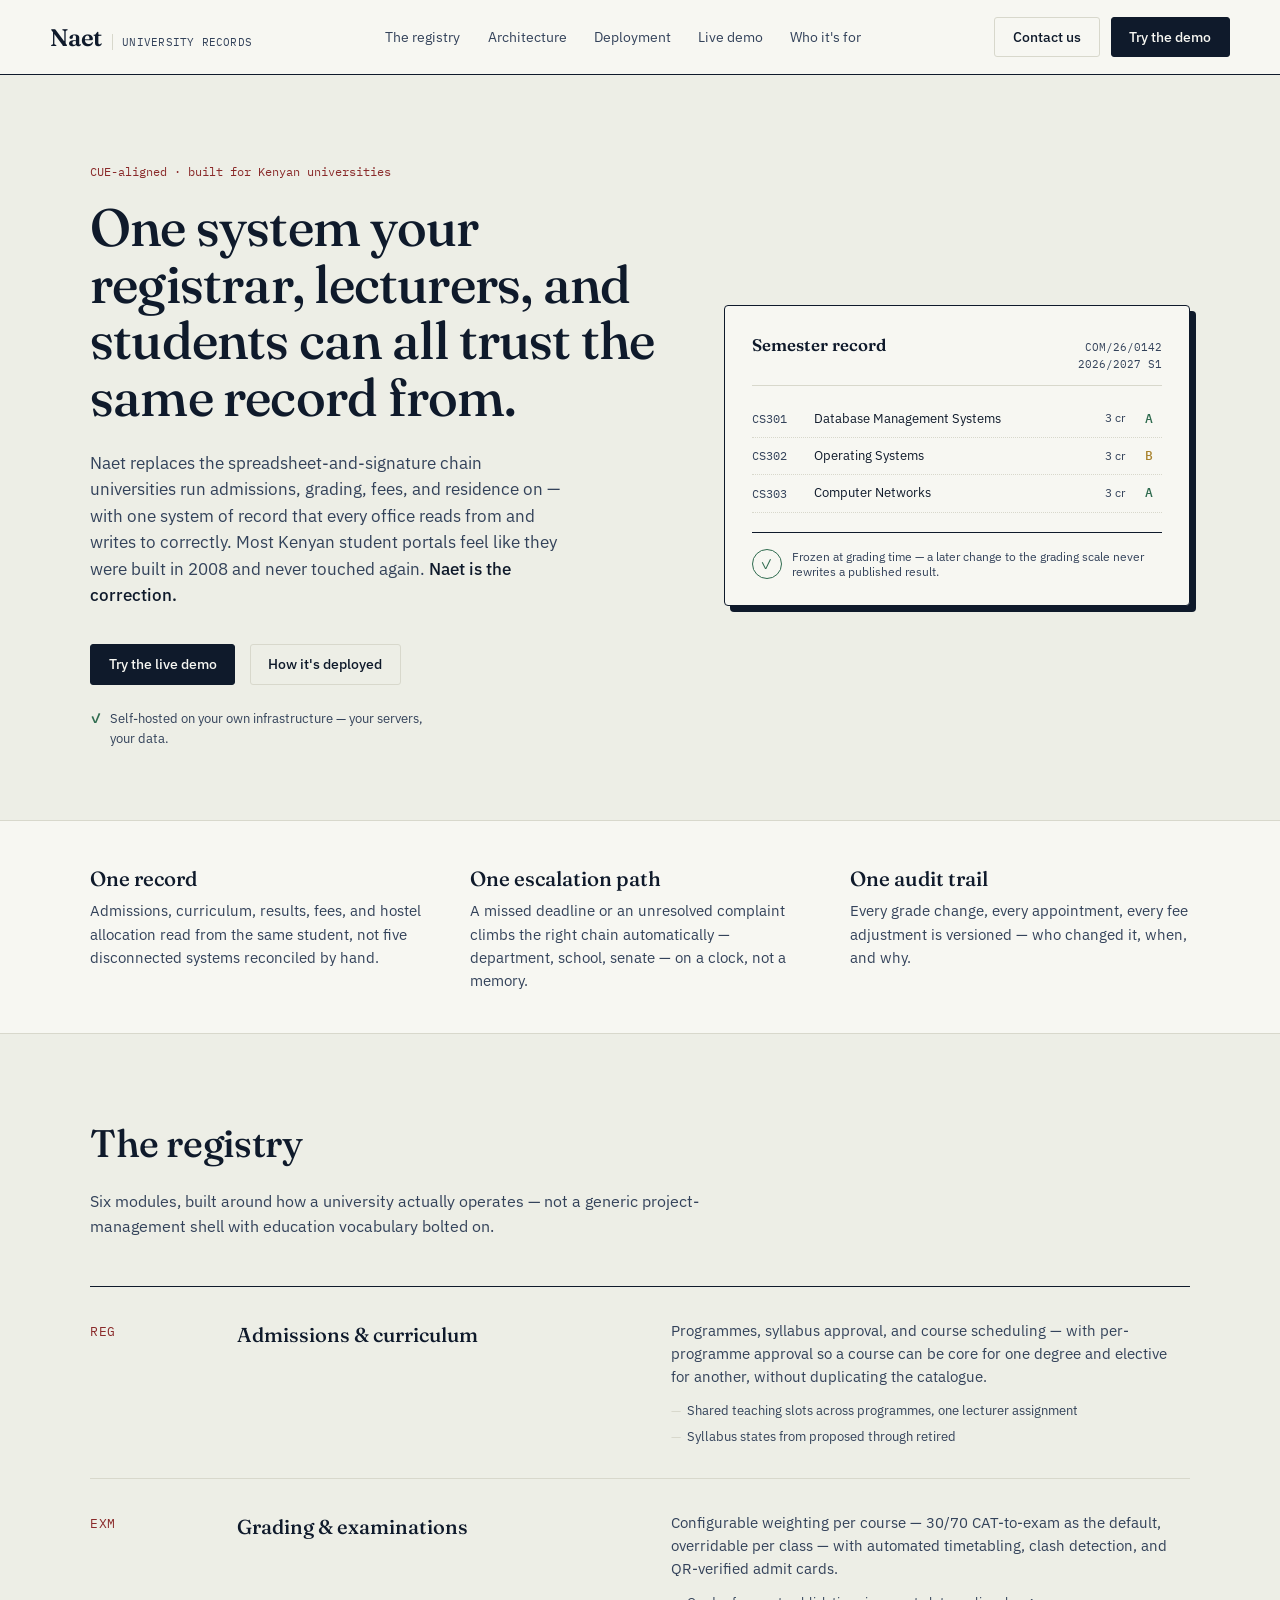
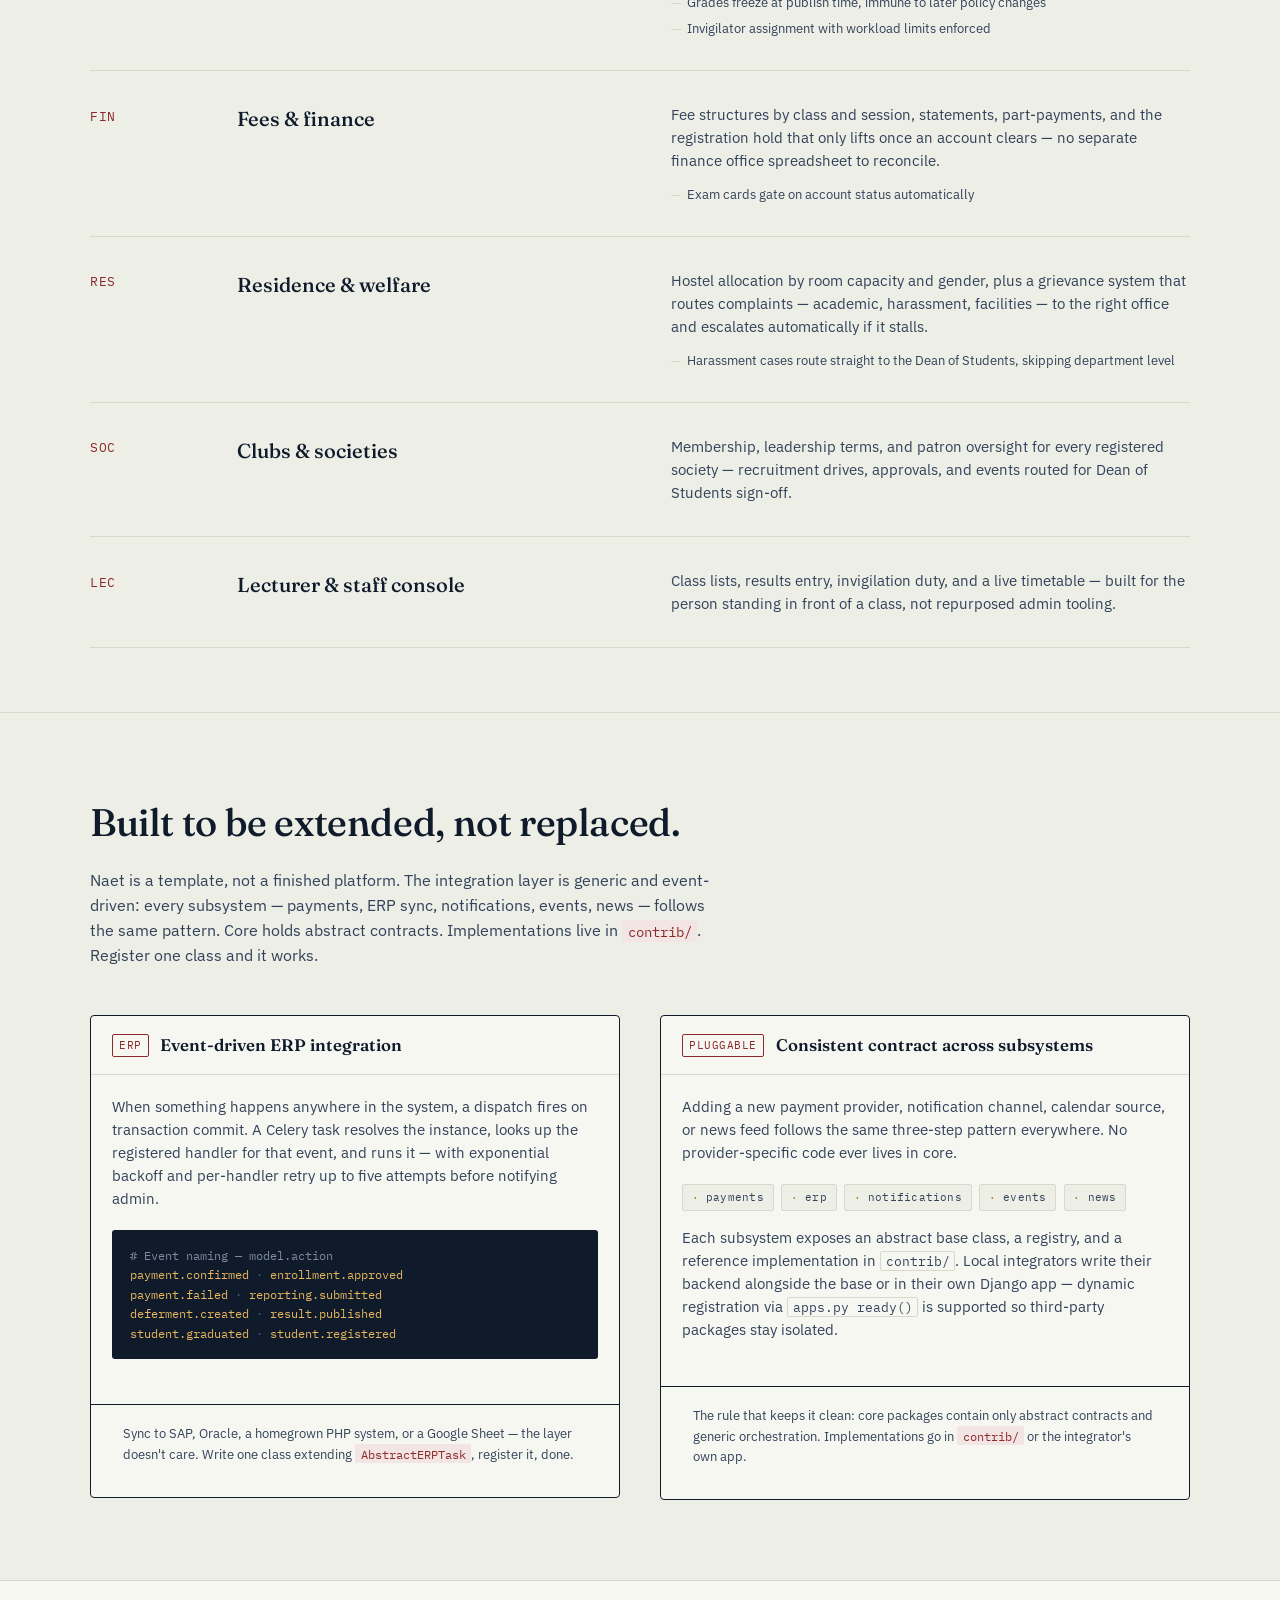
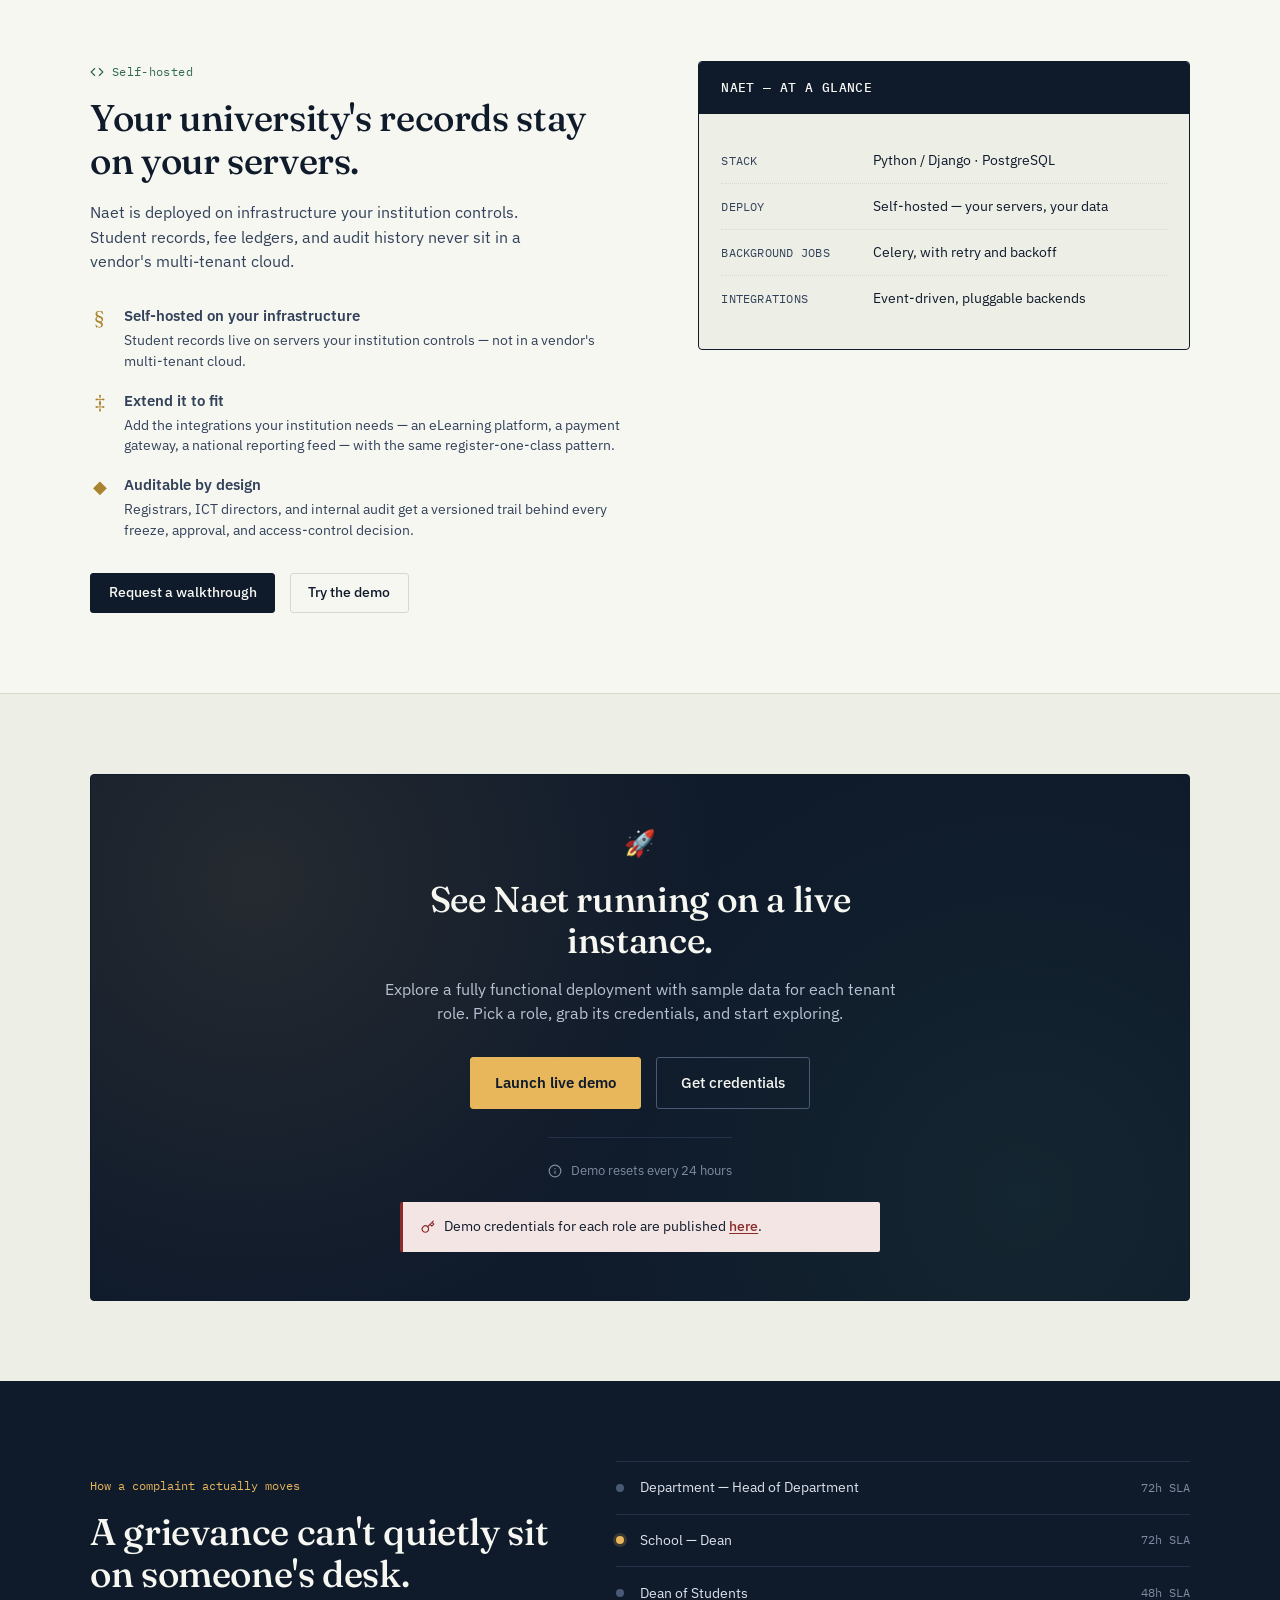
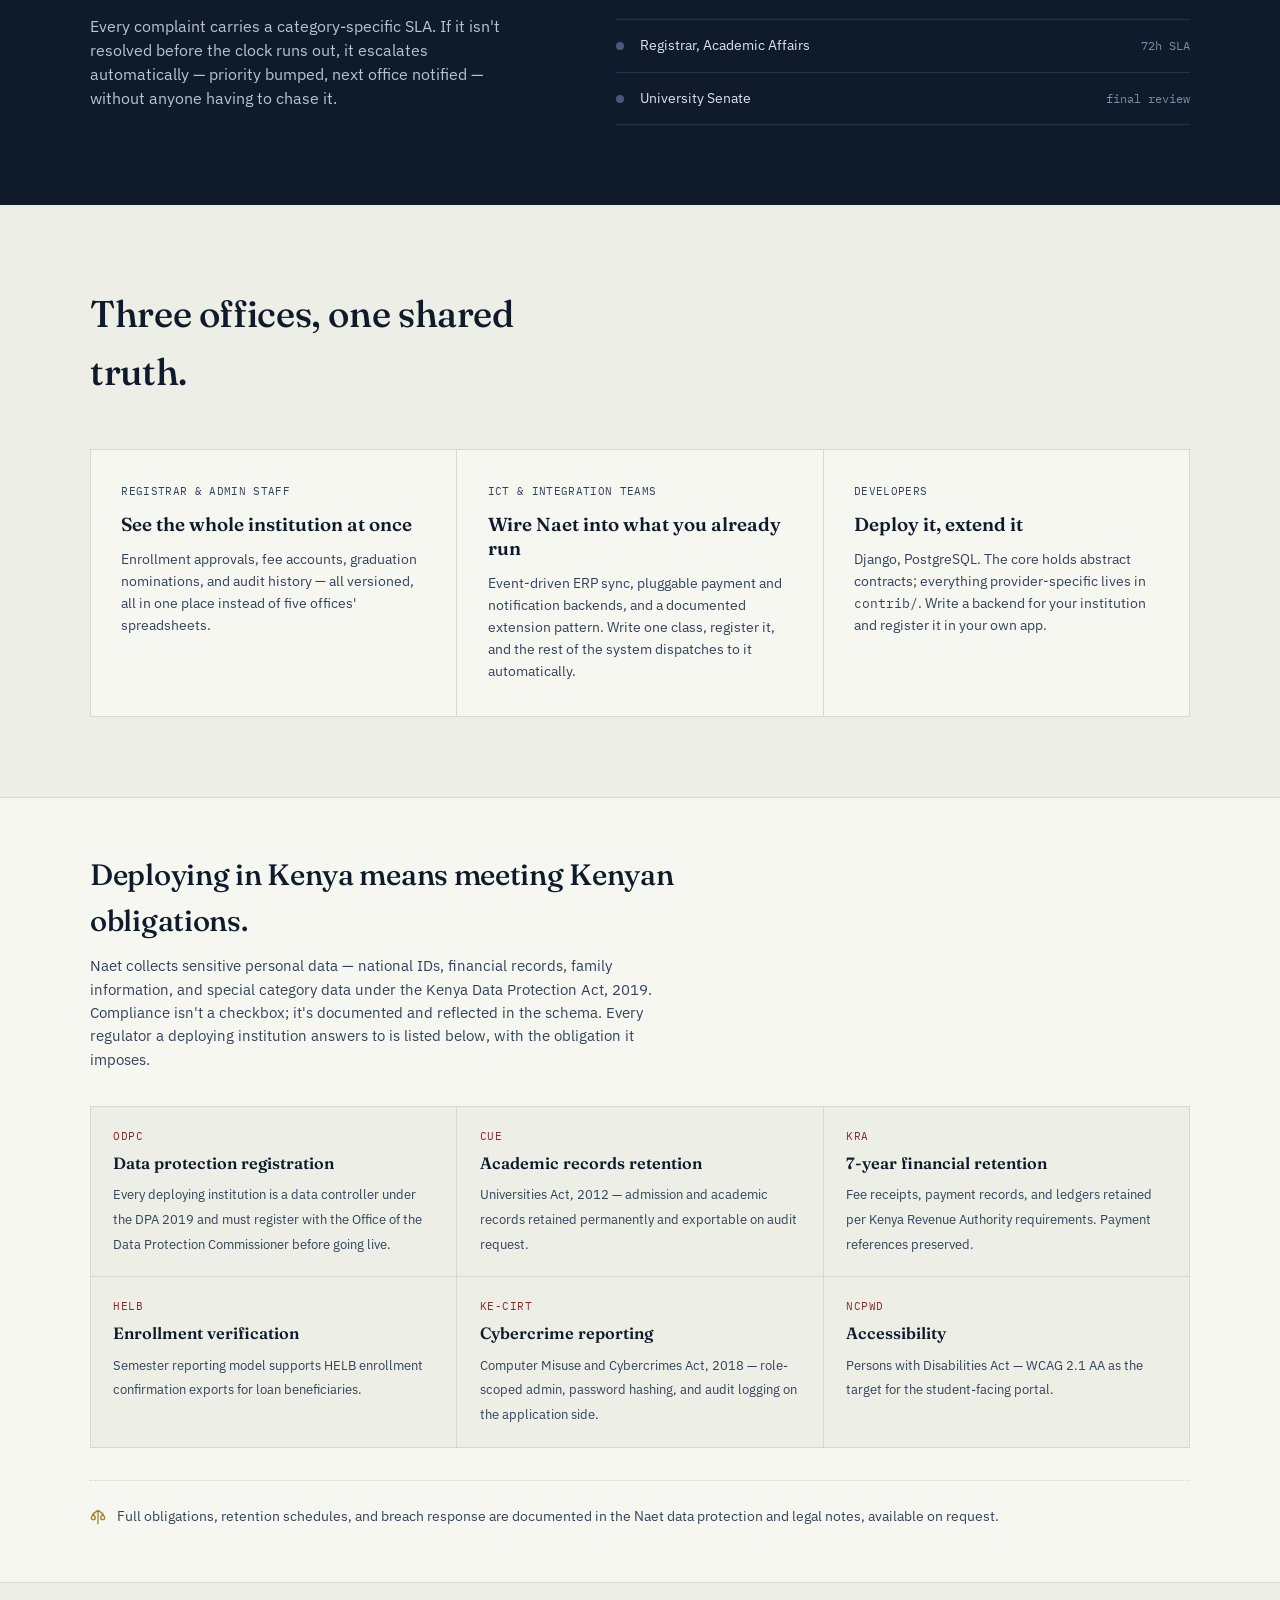
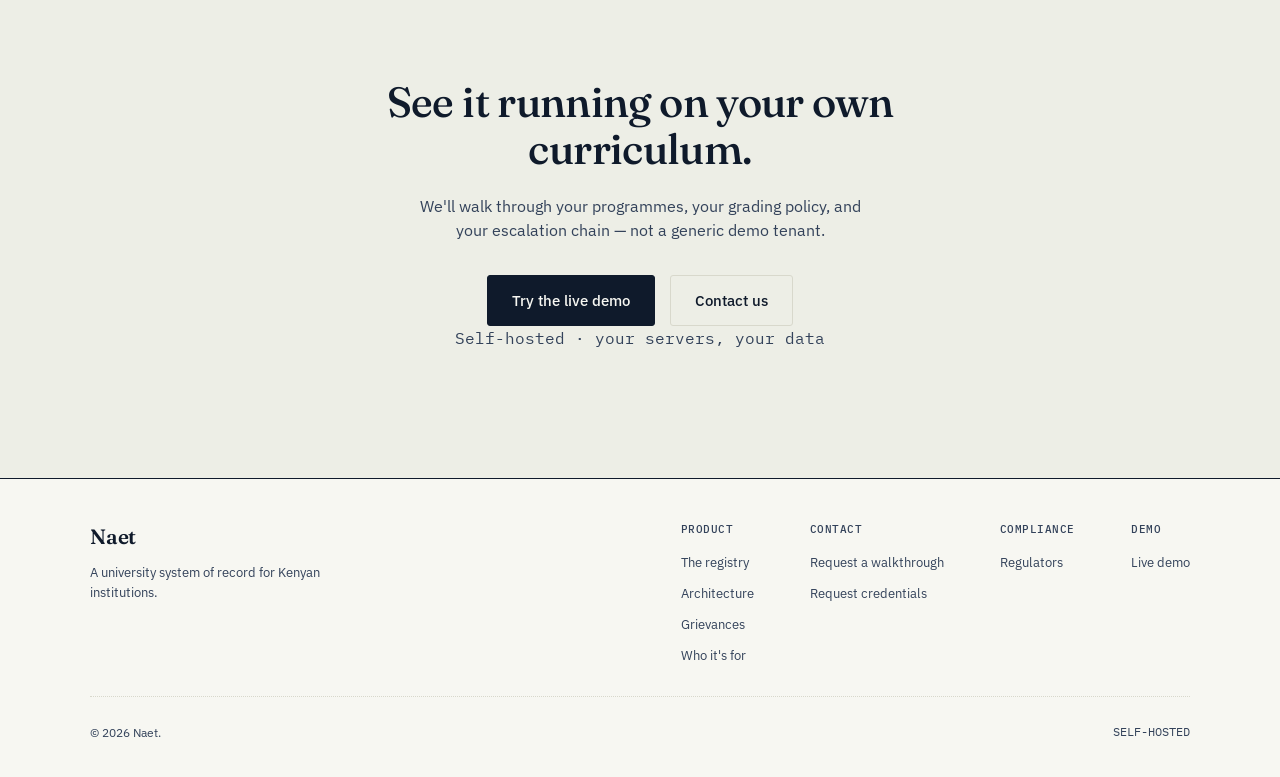
<file: index .html>
<!doctype html>
<html lang="en">
  <head>
    <meta charset="UTF-8" />
    <meta name="viewport" content="width=device-width, initial-scale=1.0" />
    <title>Naet — The system of record for universities</title>
    <meta
      name="description"
      content="Naet is a university system of record for Kenyan institutions. Admissions, curriculum, grading, fees, residence, and grievances — one shared, versioned backend, self-hosted on your own infrastructure."
    />
    <link rel="preconnect" href="https://fonts.googleapis.com" />
    <link rel="preconnect" href="https://fonts.gstatic.com" crossorigin />
    <link
      href="https://fonts.googleapis.com/css2?family=Fraunces:opsz,wght@9..144,400;9..144,500;9..144,600&family=IBM+Plex+Sans:wght@400;500;600&family=IBM+Plex+Mono:wght@400;500&display=swap"
      rel="stylesheet"
    />
    <style>
      :root {
        --ink: #0f1a2b;
        --ink-soft: #33425a;
        --paper: #edeee6;
        --paper-white: #f7f7f2;
        --line: #d8d8cc;
        --stamp: #8a2a2a;
        --stamp-soft: #f3e5e3;
        --verified: #2f6b4f;
        --verified-soft: #e4ede7;
        --brass: #a9832e;
        --serif: "Fraunces", serif;
        --sans: "IBM Plex Sans", sans-serif;
        --mono: "IBM Plex Mono", monospace;
      }

      * {
        margin: 0;
        padding: 0;
        box-sizing: border-box;
      }

      html {
        scroll-behavior: smooth;
      }
      @media (prefers-reduced-motion: reduce) {
        html {
          scroll-behavior: auto;
        }
        * {
          animation: none !important;
          transition: none !important;
        }
      }

      body {
        font-family: var(--sans);
        color: var(--ink);
        background: var(--paper);
        line-height: 1.55;
        -webkit-font-smoothing: antialiased;
      }

      a {
        color: inherit;
      }

      .wrap {
        max-width: 1180px;
        margin: 0 auto;
        padding: 0 2.5rem;
      }

      .menu-toggle {
        display: none;
        background: transparent;
        border: 1px solid var(--line);
        border-radius: 3px;
        padding: 0.55rem 0.75rem;
        font-family: var(--mono);
        font-size: 0.72rem;
        letter-spacing: 0.05em;
        cursor: pointer;
        color: var(--ink);
        transition:
          border-color 0.15s,
          background 0.15s;
      }
      .menu-toggle:hover {
        border-color: var(--ink);
        background: var(--paper);
      }
      .menu-toggle[aria-expanded="true"] {
        background: var(--ink);
        color: var(--paper-white);
        border-color: var(--ink);
      }

      .skip-link {
        position: absolute;
        left: -9999px;
        top: 0;
        background: var(--ink);
        color: var(--paper-white);
        padding: 0.7rem 1.1rem;
        font-size: 0.85rem;
        z-index: 100;
        border-radius: 0 0 3px 0;
      }
      .skip-link:focus {
        left: 0;
      }

      a:focus-visible,
      button:focus-visible {
        outline: 2px solid var(--stamp);
        outline-offset: 3px;
        border-radius: 2px;
      }

      .sr-only {
        position: absolute;
        width: 1px;
        height: 1px;
        padding: 0;
        margin: -1px;
        overflow: hidden;
        clip: rect(0, 0, 0, 0);
        white-space: nowrap;
        border: 0;
      }

      /* ============================================
     LETTERHEAD NAV
     ============================================ */
      .letterhead {
        border-bottom: 1px solid var(--ink);
        background: var(--paper-white);
        position: sticky;
        top: 0;
        z-index: 50;
      }
      .letterhead__row {
        display: flex;
        align-items: center;
        justify-content: space-between;
        padding: 1.05rem 0;
        gap: 1.5rem;
      }
      .mark {
        display: flex;
        align-items: baseline;
        gap: 0.6rem;
        text-decoration: none;
        flex-shrink: 0;
      }
      .mark__word {
        font-family: var(--serif);
        font-size: 1.5rem;
        font-weight: 600;
        letter-spacing: -0.01em;
      }
      .mark__sub {
        font-family: var(--mono);
        font-size: 0.66rem;
        color: var(--ink-soft);
        border-left: 1px solid var(--line);
        padding-left: 0.6rem;
        letter-spacing: 0.02em;
      }
      nav.primary {
        display: flex;
        gap: 1.7rem;
        font-size: 0.85rem;
      }
      nav.primary a {
        text-decoration: none;
        color: var(--ink-soft);
        transition: color 0.15s;
        white-space: nowrap;
      }
      nav.primary a:hover {
        color: var(--ink);
      }
      .letterhead__cta {
        display: flex;
        gap: 0.7rem;
        align-items: center;
        flex-shrink: 0;
      }
      .btn {
        font-family: var(--sans);
        font-size: 0.85rem;
        font-weight: 500;
        padding: 0.55rem 1.1rem;
        border-radius: 3px;
        border: 1px solid var(--ink);
        cursor: pointer;
        text-decoration: none;
        display: inline-block;
        transition:
          background 0.15s,
          border-color 0.15s,
          color 0.15s;
        white-space: nowrap;
      }
      .btn--dark {
        background: var(--ink);
        color: var(--paper-white);
      }
      .btn--dark:hover {
        background: #1c2c47;
      }
      .btn--ghost {
        background: transparent;
        color: var(--ink);
        border-color: var(--line);
      }
      .btn--ghost:hover {
        border-color: var(--ink);
      }
      .btn--large {
        font-size: 0.95rem;
        padding: 0.8rem 1.5rem;
      }

      /* mobile menu */
      .menu-toggle {
        display: none;
        background: transparent;
        border: 1px solid var(--line);
        border-radius: 3px;
        padding: 0.5rem 0.7rem;
        font-family: var(--mono);
        font-size: 0.75rem;
        cursor: pointer;
        color: var(--ink);
      }
      @media (max-width: 940px) {
        nav.primary {
          display: none;
        }
        .letterhead__cta .btn--ghost {
          display: none;
        }
        .menu-toggle {
          display: block;
        }
      }
      @media (max-width: 560px) {
        .letterhead__cta .btn--dark {
          display: none;
        }
        .mark__sub {
          display: none;
        }
      }
      .mobile-nav {
        display: none;
        border-top: 1px solid var(--line);
        background: var(--paper-white);
        padding: 0.6rem 0 1.2rem;
      }
      .mobile-nav[data-open="true"] {
        display: block;
      }
      .mobile-nav ul {
        list-style: none;
        display: flex;
        flex-direction: column;
        gap: 0.15rem;
        margin-bottom: 0.9rem;
      }
      .mobile-nav a {
        display: flex;
        align-items: center;
        justify-content: space-between;
        text-decoration: none;
        font-size: 0.95rem;
        font-weight: 500;
        padding: 0.85rem 1rem;
        border-radius: 4px;
        color: var(--ink);
        background: transparent;
        transition:
          background 0.15s,
          color 0.15s;
      }
      .mobile-nav a::after {
        content: "→";
        font-family: var(--mono);
        font-size: 0.8rem;
        color: var(--line);
        transition:
          color 0.15s,
          transform 0.15s;
      }
      .mobile-nav a:hover,
      .mobile-nav a:active {
        background: var(--paper);
        color: var(--ink);
      }
      .mobile-nav a:hover::after,
      .mobile-nav a:active::after {
        color: var(--stamp);
        transform: translateX(2px);
      }
      .mobile-nav .mobile-cta {
        margin-top: 0.9rem;
        padding-top: 1rem;
        border-top: 1px dotted var(--line);
        display: flex;
        flex-direction: column;
        gap: 0.55rem;
      }
      .mobile-nav .mobile-cta .btn {
        display: block;
        text-align: center;
        padding: 0.85rem 1.2rem;
        font-size: 0.9rem;
      }

      @media (min-width: 941px) {
        .mobile-nav {
          display: none !important;
        }
      }
      /* ============================================
     HERO
     ============================================ */
      .hero {
        padding: 5.5rem 0 4.5rem;
      }
      .hero__grid {
        display: grid;
        grid-template-columns: 1.1fr 0.9fr;
        gap: 4rem;
        align-items: center;
      }
      .hero__eyebrow {
        font-family: var(--mono);
        font-size: 0.73rem;
        color: var(--stamp);
        margin-bottom: 1.1rem;
        display: flex;
        align-items: center;
        gap: 0.6rem;
        flex-wrap: wrap;
      }
      .hero h1 {
        font-family: var(--serif);
        font-size: clamp(2.3rem, 4.1vw, 3.5rem);
        font-weight: 500;
        line-height: 1.08;
        letter-spacing: -0.015em;
        max-width: 17ch;
      }
      .hero p.lede {
        margin-top: 1.5rem;
        font-size: 1.07rem;
        color: var(--ink-soft);
        max-width: 48ch;
      }
      .hero p.lede strong {
        color: var(--ink);
        font-weight: 500;
      }
      .hero__ctas {
        margin-top: 2.2rem;
        display: flex;
        gap: 0.9rem;
        flex-wrap: wrap;
      }
      .hero__note {
        margin-top: 1.5rem;
        font-size: 0.8rem;
        color: var(--ink-soft);
        display: flex;
        align-items: flex-start;
        gap: 0.5rem;
        max-width: 44ch;
      }
      .hero__note .tick {
        color: var(--verified);
        flex-shrink: 0;
        font-weight: 600;
      }

      /* ---- transcript card visual ---- */
      .transcript {
        background: var(--paper-white);
        border: 1px solid var(--ink);
        border-radius: 4px;
        padding: 1.6rem 1.7rem;
        box-shadow: 6px 6px 0 var(--ink);
      }
      .transcript__head {
        display: flex;
        justify-content: space-between;
        align-items: baseline;
        border-bottom: 1px solid var(--line);
        padding-bottom: 0.8rem;
        margin-bottom: 0.9rem;
        gap: 1rem;
      }
      .transcript__head h3 {
        font-family: var(--serif);
        font-size: 1.05rem;
        font-weight: 600;
      }
      .transcript__id {
        font-family: var(--mono);
        font-size: 0.68rem;
        color: var(--ink-soft);
        text-align: right;
      }
      .t-row {
        display: grid;
        grid-template-columns: 3.2rem 1fr auto auto;
        gap: 0.7rem;
        padding: 0.5rem 0;
        border-bottom: 1px dotted var(--line);
        font-size: 0.82rem;
        align-items: center;
      }
      .t-row:last-of-type {
        border-bottom: none;
      }
      .t-row .code {
        font-family: var(--mono);
        color: var(--ink-soft);
        font-size: 0.78rem;
      }
      .t-row .credits {
        color: var(--ink-soft);
        font-size: 0.76rem;
      }
      .t-row .grade {
        font-family: var(--mono);
        font-weight: 500;
        width: 1.6rem;
        text-align: center;
      }
      .grade.a {
        color: var(--verified);
      }
      .grade.b {
        color: var(--brass);
      }
      .transcript__seal {
        margin-top: 1.2rem;
        display: flex;
        align-items: center;
        gap: 0.6rem;
        padding-top: 1rem;
        border-top: 1px solid var(--ink);
      }
      .seal-dot {
        width: 30px;
        height: 30px;
        border-radius: 50%;
        border: 1.5px solid var(--verified);
        color: var(--verified);
        display: flex;
        align-items: center;
        justify-content: center;
        font-size: 0.9rem;
        flex-shrink: 0;
      }
      .transcript__seal small {
        font-size: 0.72rem;
        color: var(--ink-soft);
        line-height: 1.35;
      }

      @media (max-width: 900px) {
        .hero {
          padding-top: 3.5rem;
        }
        .hero__grid {
          grid-template-columns: 1fr;
          gap: 3rem;
        }
        .hero h1 {
          max-width: 22ch;
        }
      }

      @media (max-width: 480px) {
        .hero {
          padding: 3rem 0 3.5rem;
        }
      }

      /* ============================================
     CONTEXT BAND
     ============================================ */
      .context {
        background: var(--paper-white);
        border-top: 1px solid var(--line);
        border-bottom: 1px solid var(--line);
        padding: 2.6rem 0;
      }
      .context__row {
        display: grid;
        grid-template-columns: 1fr 1fr 1fr;
        gap: 2.5rem;
      }
      .context__row p {
        font-size: 0.93rem;
        color: var(--ink-soft);
      }
      .context__row p strong {
        display: block;
        font-family: var(--serif);
        font-size: 1.28rem;
        font-weight: 500;
        color: var(--ink);
        margin-bottom: 0.3rem;
      }
      @media (max-width: 760px) {
        .context__row {
          grid-template-columns: 1fr;
          gap: 1.6rem;
        }
      }

      /* ============================================
     THE REGISTRY (module ledger)
     ============================================ */
      .registry {
        padding: 5rem 0 4rem;
      }
      .registry__intro {
        max-width: 660px;
        margin-bottom: 3rem;
      }
      .registry__intro h2 {
        font-family: var(--serif);
        font-size: clamp(1.9rem, 3vw, 2.5rem);
        font-weight: 500;
        letter-spacing: -0.01em;
      }
      .registry__intro p {
        margin-top: 0.9rem;
        color: var(--ink-soft);
        font-size: 1.01rem;
      }

      .ledger {
        border-top: 1px solid var(--ink);
      }
      .ledger__item {
        display: grid;
        grid-template-columns: 7rem 1fr 1.3fr;
        gap: 2.2rem;
        padding: 2rem 0;
        border-bottom: 1px solid var(--line);
        align-items: start;
      }
      .ledger__code {
        font-family: var(--mono);
        font-size: 0.8rem;
        color: var(--stamp);
        padding-top: 0.2rem;
        letter-spacing: 0.04em;
      }
      .ledger__title {
        font-family: var(--serif);
        font-size: 1.26rem;
        font-weight: 500;
      }
      .ledger__detail p {
        color: var(--ink-soft);
        font-size: 0.93rem;
      }
      .ledger__detail ul {
        margin-top: 0.7rem;
        list-style: none;
        display: flex;
        flex-direction: column;
        gap: 0.35rem;
      }
      .ledger__detail li {
        font-size: 0.83rem;
        color: var(--ink-soft);
        padding-left: 1rem;
        position: relative;
      }
      .ledger__detail li::before {
        content: "—";
        position: absolute;
        left: 0;
        color: var(--line);
      }
      @media (max-width: 820px) {
        .ledger__item {
          grid-template-columns: 1fr;
          gap: 0.6rem;
          padding: 1.7rem 0;
        }
      }

      /* ============================================
     ARCHITECTURE  (new — "Built to be extended")
     ============================================ */
      .architecture {
        padding: 5rem 0;
        border-top: 1px solid var(--line);
      }
      .architecture__intro {
        max-width: 720px;
        margin-bottom: 3rem;
      }
      .architecture__intro h2 {
        font-family: var(--serif);
        font-size: clamp(1.9rem, 3vw, 2.5rem);
        font-weight: 500;
        letter-spacing: -0.01em;
      }
      .architecture__intro p {
        margin-top: 0.9rem;
        color: var(--ink-soft);
        font-size: 1.01rem;
        max-width: 62ch;
      }

      .arch-grid {
        display: grid;
        grid-template-columns: 1fr 1fr;
        gap: 2.5rem;
        align-items: start;
      }
      .arch-card {
        border: 1px solid var(--ink);
        border-radius: 4px;
        background: var(--paper-white);
        overflow: hidden;
      }
      .arch-card__head {
        border-bottom: 1px solid var(--line);
        padding: 1rem 1.3rem;
        display: flex;
        align-items: center;
        gap: 0.7rem;
      }
      .arch-card__head .tag {
        font-family: var(--mono);
        font-size: 0.66rem;
        letter-spacing: 0.05em;
        color: var(--stamp);
        border: 1px solid var(--stamp);
        border-radius: 2px;
        padding: 0.12rem 0.4rem;
        flex-shrink: 0;
      }
      .arch-card__head h3 {
        font-family: var(--serif);
        font-size: 1.05rem;
        font-weight: 600;
      }
      .arch-card__body {
        padding: 1.3rem 1.3rem 1.5rem;
      }
      .arch-card__body p {
        color: var(--ink-soft);
        font-size: 0.92rem;
      }
      .arch-card__body p + p {
        margin-top: 0.9rem;
      }

      .event-flow {
        margin-top: 1.2rem;
        background: var(--ink);
        border-radius: 3px;
        padding: 1rem 1.15rem;
        font-family: var(--mono);
        font-size: 0.72rem;
        line-height: 1.7;
        color: #dde3ec;
        overflow-x: auto;
      }
      .event-flow .comment {
        color: #7e8ca3;
      }
      .event-flow .evt {
        color: #e8b75c;
      }
      .event-flow .arrow {
        color: #4a5a76;
      }

      .plugin-list {
        margin-top: 1.2rem;
        list-style: none;
        display: flex;
        flex-wrap: wrap;
        gap: 0.45rem;
      }
      .plugin-list li {
        font-family: var(--mono);
        font-size: 0.7rem;
        color: var(--ink-soft);
        border: 1px solid var(--line);
        border-radius: 2px;
        padding: 0.25rem 0.55rem;
        background: var(--paper);
        letter-spacing: 0.02em;
      }
      .plugin-list li::before {
        content: "· ";
        color: var(--brass);
      }

      .arch-card__foot {
        margin-top: 1.3rem;
        padding-top: 1.1rem;
        border-top: 1px dotted var(--line);
        font-size: 0.82rem;
        color: var(--ink-soft);
      }
      .arch-card__foot code {
        font-family: var(--mono);
        font-size: 0.78rem;
        background: var(--stamp-soft);
        color: var(--stamp);
        padding: 0.1rem 0.35rem;
        border-radius: 2px;
      }

      @media (max-width: 860px) {
        .arch-grid {
          grid-template-columns: 1fr;
        }
      }

      /* ============================================
     DEPLOYMENT / AT A GLANCE
     ============================================ */
      .opensource {
        background: var(--paper-white);
        border-top: 1px solid var(--line);
        border-bottom: 1px solid var(--line);
        padding: 5rem 0;
      }
      .opensource__grid {
        display: grid;
        grid-template-columns: 1.05fr 0.95fr;
        gap: 4rem;
        align-items: start;
      }
      .opensource__label {
        font-family: var(--mono);
        font-size: 0.73rem;
        color: var(--verified);
        margin-bottom: 1rem;
        display: inline-flex;
        align-items: center;
        gap: 0.5rem;
        letter-spacing: 0.03em;
      }
      .opensource__label svg {
        width: 14px;
        height: 14px;
      }
      .opensource h2 {
        font-family: var(--serif);
        font-size: clamp(1.8rem, 2.9vw, 2.4rem);
        font-weight: 500;
        line-height: 1.15;
        letter-spacing: -0.01em;
      }
      .opensource p.opensource__lede {
        margin-top: 1.1rem;
        color: var(--ink-soft);
        font-size: 0.98rem;
        max-width: 48ch;
      }
      .opensource__points {
        list-style: none;
        margin-top: 2rem;
        display: flex;
        flex-direction: column;
        gap: 1.1rem;
      }
      .opensource__points li {
        display: grid;
        grid-template-columns: auto 1fr;
        gap: 0.9rem;
        align-items: start;
      }
      .opensource__points .glyph {
        font-family: var(--serif);
        color: var(--brass);
        font-size: 1.15rem;
        line-height: 1.4;
        width: 1.2rem;
        text-align: center;
      }
      .opensource__points strong {
        display: block;
        font-weight: 600;
        font-size: 0.94rem;
        margin-bottom: 0.15rem;
      }
      .opensource__points span {
        font-size: 0.87rem;
        color: var(--ink-soft);
        line-height: 1.5;
      }

      /* ---- at-a-glance card ---- */
      .licence-card {
        border: 1px solid var(--ink);
        border-radius: 4px;
        background: var(--paper);
        overflow: hidden;
      }
      .licence-card__head {
        background: var(--ink);
        color: var(--paper-white);
        padding: 1rem 1.4rem;
        display: flex;
        justify-content: space-between;
        align-items: center;
        gap: 1rem;
      }
      .licence-card__head h3 {
        font-family: var(--mono);
        font-size: 0.8rem;
        font-weight: 500;
        letter-spacing: 0.03em;
      }
      .licence-card__body {
        padding: 1.5rem 1.4rem 1.7rem;
      }
      .licence-row {
        display: grid;
        grid-template-columns: 8.5rem 1fr;
        gap: 1rem;
        padding: 0.75rem 0;
        border-bottom: 1px dotted var(--line);
        font-size: 0.85rem;
        align-items: baseline;
      }
      .licence-row:last-of-type {
        border-bottom: none;
      }
      .licence-row dt {
        font-family: var(--mono);
        font-size: 0.72rem;
        color: var(--ink-soft);
        letter-spacing: 0.02em;
      }
      .licence-row dd {
        color: var(--ink);
      }
      .licence-card__foot {
        margin-top: 1.3rem;
        padding-top: 1.2rem;
        border-top: 1px solid var(--ink);
        font-size: 0.82rem;
        color: var(--ink-soft);
      }
      .licence-card__foot code {
        font-family: var(--mono);
        font-size: 0.78rem;
        background: var(--stamp-soft);
        color: var(--stamp);
        padding: 0.1rem 0.35rem;
        border-radius: 2px;
      }

      @media (max-width: 860px) {
        .opensource__grid {
          grid-template-columns: 1fr;
          gap: 2.8rem;
        }
      }

      /* ============================================
     LIVE DEMO
     ============================================ */
      .demo {
        padding: 5rem 0;
      }
      .demo__card {
        border: 1px solid var(--ink);
        border-radius: 4px;
        background: var(--ink);
        color: var(--paper-white);
        padding: 3rem 2.5rem;
        text-align: center;
        position: relative;
        overflow: hidden;
      }
      .demo__card::before {
        content: "";
        position: absolute;
        inset: 0;
        background:
          radial-gradient(
            circle at 15% 20%,
            rgba(232, 183, 92, 0.1),
            transparent 45%
          ),
          radial-gradient(
            circle at 85% 80%,
            rgba(47, 107, 79, 0.14),
            transparent 45%
          );
        pointer-events: none;
      }
      .demo__card > * {
        position: relative;
      }
      .demo__icon {
        font-size: 1.6rem;
        margin-bottom: 1rem;
        display: inline-block;
      }
      .demo__card h2 {
        font-family: var(--serif);
        font-size: clamp(1.7rem, 2.8vw, 2.3rem);
        font-weight: 500;
        letter-spacing: -0.01em;
        line-height: 1.15;
        max-width: 22ch;
        margin: 0 auto 1rem;
      }
      .demo__card p {
        color: #b9c2d2;
        font-size: 0.97rem;
        max-width: 52ch;
        margin: 0 auto 2rem;
      }
      .demo__card p code {
        font-family: var(--mono);
        font-size: 0.85rem;
        background: rgba(255, 255, 255, 0.08);
        padding: 0.1rem 0.4rem;
        border-radius: 2px;
        color: #e8b75c;
      }
      .demo__actions {
        display: flex;
        gap: 0.9rem;
        justify-content: center;
        flex-wrap: wrap;
      }
      .btn--brass {
        background: #e8b75c;
        color: var(--ink);
        border-color: #e8b75c;
        font-weight: 600;
      }
      .btn--brass:hover {
        background: #f0c679;
        border-color: #f0c679;
      }
      .btn--outline-light {
        background: transparent;
        color: var(--paper-white);
        border-color: #4a5a76;
      }
      .btn--outline-light:hover {
        border-color: var(--paper-white);
      }
      .demo__note {
        margin-top: 1.8rem;
        padding-top: 1.4rem;
        border-top: 1px solid #23324a;
        font-size: 0.8rem;
        color: #7e8ca3;
        display: inline-flex;
        align-items: center;
        gap: 0.55rem;
        flex-wrap: wrap;
        justify-content: center;
      }
      .demo__note code {
        font-family: var(--mono);
        font-size: 0.76rem;
        color: #dde3ec;
      }

      /* ---- tenant credentials note ---- */
      .tenant__note {
        margin-top: 1.1rem;
        font-size: 0.85rem;
        color: var(--ink);
        display: flex;
        align-items: flex-start;
        gap: 0.6rem;
        max-width: 60ch;
        margin-left: auto;
        margin-right: auto;
        text-align: left;
        padding: 0.9rem 1.1rem;
        background: var(--stamp-soft);
        border-left: 3px solid var(--stamp);
        border-radius: 2px;
      }
      .tenant__note svg {
        flex-shrink: 0;
        width: 14px;
        height: 14px;
        margin-top: 0.2rem;
        color: var(--stamp);
      }
      .tenant__note a {
        color: var(--stamp);
        text-decoration: underline;
        text-underline-offset: 2px;
        font-weight: 500;
      }

      /* ============================================
     MECHANISM SPOTLIGHT
     ============================================ */
      .spotlight {
        background: var(--ink);
        color: var(--paper-white);
        padding: 5rem 0;
      }
      .spotlight__grid {
        display: grid;
        grid-template-columns: 0.9fr 1.1fr;
        gap: 3.5rem;
        align-items: center;
      }
      .spotlight__eyebrow {
        font-family: var(--mono);
        font-size: 0.73rem;
        color: #e8b75c;
        margin-bottom: 1rem;
      }
      .spotlight h2 {
        font-family: var(--serif);
        font-size: clamp(1.85rem, 2.9vw, 2.35rem);
        font-weight: 500;
        line-height: 1.15;
        letter-spacing: -0.01em;
      }
      .spotlight p {
        margin-top: 1.1rem;
        color: #b9c2d2;
        font-size: 0.97rem;
        max-width: 42ch;
      }

      .escalation {
        display: flex;
        flex-direction: column;
        gap: 0;
        list-style: none;
      }
      .esc-step {
        display: grid;
        grid-template-columns: auto 1fr auto;
        gap: 1rem;
        align-items: center;
        padding: 0.95rem 0;
        border-bottom: 1px solid #23324a;
        font-size: 0.86rem;
      }
      .esc-step:first-child {
        border-top: 1px solid #23324a;
      }
      .esc-step .dot {
        width: 8px;
        height: 8px;
        border-radius: 50%;
        background: #4a5a76;
      }
      .esc-step.active .dot {
        background: #e8b75c;
        box-shadow: 0 0 0 3px rgba(232, 183, 92, 0.18);
      }
      .esc-step .level {
        color: #dde3ec;
      }
      .esc-step .sla {
        font-family: var(--mono);
        font-size: 0.73rem;
        color: #7e8ca3;
        white-space: nowrap;
      }

      @media (max-width: 860px) {
        .spotlight__grid {
          grid-template-columns: 1fr;
          gap: 2.5rem;
        }
      }

      /* ============================================
     AUDIENCES
     ============================================ */
      .audiences {
        padding: 5rem 0;
      }
      .audiences__intro h2 {
        font-family: var(--serif);
        font-size: clamp(1.85rem, 2.9vw, 2.45rem);
        font-weight: 500;
        max-width: 20ch;
        margin-bottom: 3rem;
        letter-spacing: -0.01em;
      }
      .aud-grid {
        display: grid;
        grid-template-columns: repeat(3, 1fr);
        gap: 1px;
        background: var(--line);
        border: 1px solid var(--line);
      }
      .aud-card {
        background: var(--paper-white);
        padding: 2.1rem 1.9rem;
      }
      .aud-card__role {
        font-family: var(--mono);
        font-size: 0.7rem;
        color: var(--ink-soft);
        margin-bottom: 0.8rem;
        letter-spacing: 0.03em;
      }
      .aud-card h3 {
        font-family: var(--serif);
        font-size: 1.18rem;
        font-weight: 600;
        margin-bottom: 0.7rem;
        line-height: 1.25;
      }
      .aud-card p {
        font-size: 0.89rem;
        color: var(--ink-soft);
      }
      @media (max-width: 820px) {
        .aud-grid {
          grid-template-columns: 1fr;
        }
      }

      /* ============================================
     TRUST / COMPLIANCE
     ============================================ */
      .trust {
        background: var(--paper-white);
        border-top: 1px solid var(--line);
        border-bottom: 1px solid var(--line);
        padding: 3.4rem 0;
      }
      .trust__intro {
        max-width: 720px;
        margin-bottom: 2.2rem;
      }
      .trust__intro h2 {
        font-family: var(--serif);
        font-size: clamp(1.5rem, 2.3vw, 1.9rem);
        font-weight: 500;
        letter-spacing: -0.01em;
      }
      .trust__intro p {
        margin-top: 0.7rem;
        color: var(--ink-soft);
        font-size: 0.94rem;
        max-width: 66ch;
      }
      .trust__grid {
        display: grid;
        grid-template-columns: repeat(3, 1fr);
        gap: 1px;
        background: var(--line);
        border: 1px solid var(--line);
      }
      .trust__cell {
        background: var(--paper);
        padding: 1.3rem 1.4rem;
      }
      .trust__cell .body {
        font-family: var(--mono);
        font-size: 0.68rem;
        color: var(--stamp);
        letter-spacing: 0.05em;
        display: block;
        margin-bottom: 0.4rem;
      }
      .trust__cell .label {
        font-family: var(--serif);
        font-size: 1.02rem;
        font-weight: 600;
        display: block;
        margin-bottom: 0.3rem;
      }
      .trust__cell .sub {
        font-size: 0.82rem;
        color: var(--ink-soft);
        line-height: 1.45;
      }
      .trust__cell .sub a {
        color: var(--stamp);
        text-decoration: underline;
        text-underline-offset: 2px;
      }

      .trust__legal {
        margin-top: 2rem;
        padding-top: 1.6rem;
        border-top: 1px dotted var(--line);
        font-size: 0.85rem;
        color: var(--ink-soft);
        display: flex;
        flex-wrap: wrap;
        align-items: center;
        gap: 0.7rem;
      }
      .trust__legal svg {
        width: 16px;
        height: 16px;
        flex-shrink: 0;
        color: var(--brass);
      }
      .trust__legal a {
        color: var(--stamp);
        text-decoration: underline;
        text-underline-offset: 2px;
      }

      @media (max-width: 900px) {
        .trust__grid {
          grid-template-columns: repeat(2, 1fr);
        }
      }
      @media (max-width: 560px) {
        .trust__grid {
          grid-template-columns: 1fr;
        }
      }

      /* ============================================
     CLOSING CTA
     ============================================ */
      .closing {
        padding: 6rem 0;
        text-align: center;
      }
      .closing h2 {
        font-family: var(--serif);
        font-size: clamp(1.95rem, 3.3vw, 2.75rem);
        font-weight: 500;
        max-width: 24ch;
        margin: 0 auto 1.3rem;
        letter-spacing: -0.015em;
        line-height: 1.12;
      }
      .closing p {
        color: var(--ink-soft);
        font-size: 0.98rem;
        max-width: 46ch;
        margin: 0 auto 2rem;
      }
      .closing__ctas {
        display: flex;
        gap: 0.9rem;
        justify-content: center;
        flex-wrap: wrap;
      }
      .closing__note {
        margin-top: 1.6rem;
        font-family: var(--mono);
        font-size: 0.73rem;
        color: var(--ink-soft);
      }

      /* ============================================
     FOOTER
     ============================================ */
      footer {
        border-top: 1px solid var(--ink);
        background: var(--paper-white);
        padding: 2.6rem 0 2.2rem;
      }
      .footer__top {
        display: flex;
        justify-content: space-between;
        align-items: flex-start;
        flex-wrap: wrap;
        gap: 2rem;
        padding-bottom: 1.8rem;
        border-bottom: 1px dotted var(--line);
      }
      .footer__brand {
        max-width: 30ch;
      }
      .footer__brand .mark__word {
        font-size: 1.3rem;
      }
      .footer__brand p {
        margin-top: 0.6rem;
        font-size: 0.8rem;
        color: var(--ink-soft);
      }
      .footer__cols {
        display: flex;
        gap: 3.5rem;
        flex-wrap: wrap;
      }
      .footer__col h4 {
        font-family: var(--mono);
        font-size: 0.68rem;
        color: var(--ink-soft);
        letter-spacing: 0.05em;
        margin-bottom: 0.7rem;
        font-weight: 500;
      }
      .footer__col ul {
        list-style: none;
        display: flex;
        flex-direction: column;
        gap: 0.4rem;
      }
      .footer__col a {
        text-decoration: none;
        font-size: 0.82rem;
        color: var(--ink-soft);
      }
      .footer__col a:hover {
        color: var(--ink);
      }
      .footer__bottom {
        display: flex;
        justify-content: space-between;
        align-items: center;
        flex-wrap: wrap;
        gap: 1rem;
        padding-top: 1.6rem;
        font-size: 0.78rem;
        color: var(--ink-soft);
      }
      .footer__bottom .licence-line {
        font-family: var(--mono);
        font-size: 0.72rem;
      }
      @media (max-width: 640px) {
        .footer__cols {
          gap: 2rem;
        }
        .footer__bottom {
          flex-direction: column;
          align-items: flex-start;
        }
      }
      @media (max-width: 480px) {
        .wrap {
          padding: 0 1.4rem;
        }
        .transcript {
          padding: 1.3rem 1.2rem;
          box-shadow: 4px 4px 0 var(--ink);
        }
        .demo__card {
          padding: 2.2rem 1.5rem;
        }
      }

      /* ============================================
     CONTACT MODAL
     ============================================ */
      .contact-dialog {
        margin: auto;
        width: min(480px, calc(100vw - 2rem));
        max-height: calc(100vh - 2rem);
        overflow-y: auto;
        padding: 0;
        border: 1px solid var(--ink);
        border-radius: 4px;
        background: var(--paper-white);
        color: var(--ink);
        box-shadow: 6px 6px 0 var(--ink);
      }
      .contact-dialog::backdrop {
        background: rgba(15, 26, 43, 0.55);
      }
      .contact-dialog__head {
        display: flex;
        justify-content: space-between;
        align-items: flex-start;
        gap: 1rem;
        padding: 1.3rem 1.5rem 1rem;
        border-bottom: 1px solid var(--line);
      }
      .contact-dialog__head h2 {
        font-family: var(--serif);
        font-size: 1.4rem;
        font-weight: 500;
        letter-spacing: -0.01em;
        line-height: 1.2;
      }
      .contact-dialog__close {
        background: transparent;
        border: 1px solid var(--line);
        border-radius: 3px;
        font-family: var(--mono);
        font-size: 0.72rem;
        padding: 0.35rem 0.6rem;
        cursor: pointer;
        color: var(--ink);
        flex-shrink: 0;
      }
      .contact-dialog__close:hover {
        border-color: var(--ink);
      }
      .contact-dialog__body {
        padding: 1.2rem 1.5rem 1.5rem;
      }
      .contact-dialog__intro {
        font-size: 0.92rem;
        color: var(--ink-soft);
      }
      .contact-dialog__topic {
        margin-top: 0.8rem;
        font-family: var(--mono);
        font-size: 0.72rem;
        color: var(--stamp);
      }
      .contact-list {
        list-style: none;
        margin-top: 1.1rem;
        border-top: 1px solid var(--ink);
      }
      .contact-item {
        display: grid;
        grid-template-columns: 6.5rem 1fr auto;
        gap: 0.8rem;
        align-items: baseline;
        padding: 0.8rem 0;
        border-bottom: 1px dotted var(--line);
        font-size: 0.9rem;
      }
      .contact-item__label {
        font-family: var(--mono);
        font-size: 0.7rem;
        letter-spacing: 0.03em;
        color: var(--ink-soft);
      }
      .contact-item__value {
        color: var(--ink);
        overflow-wrap: anywhere;
      }
      .contact-item__value a {
        color: var(--stamp);
        text-decoration: underline;
        text-underline-offset: 2px;
      }
      .contact-item__copy {
        background: transparent;
        border: 1px solid var(--line);
        border-radius: 2px;
        font-family: var(--mono);
        font-size: 0.66rem;
        padding: 0.15rem 0.45rem;
        cursor: pointer;
        color: var(--ink-soft);
      }
      .contact-item__copy:hover {
        border-color: var(--ink);
        color: var(--ink);
      }
      .contact-dialog__note {
        margin-top: 1rem;
        font-size: 0.8rem;
        color: var(--ink-soft);
      }
      @media (max-width: 480px) {
        .contact-item {
          grid-template-columns: 1fr auto;
        }
        .contact-item__label {
          grid-column: 1 / -1;
        }
      }

      /* ---- demo credentials (rendered from NAET_DEMO) ---- */
      .demo-creds {
        margin: 1.8rem auto 0;
        max-width: 580px;
        text-align: left;
        border: 1px solid #23324a;
        border-radius: 3px;
      }
      .demo-creds__row {
        display: grid;
        grid-template-columns: 7.5rem 1fr 1fr;
        gap: 0.8rem;
        align-items: center;
        padding: 0.7rem 1rem;
        border-bottom: 1px solid #23324a;
        font-size: 0.85rem;
      }
      .demo-creds__row:last-child {
        border-bottom: none;
      }
      .demo-creds__row--head {
        font-family: var(--mono);
        font-size: 0.66rem;
        letter-spacing: 0.05em;
        color: #7e8ca3;
      }
      .demo-creds__role {
        color: #dde3ec;
      }
      .demo-creds__val {
        font-family: var(--mono);
        font-size: 0.76rem;
        color: #e8b75c;
        background: rgba(255, 255, 255, 0.06);
        border: 1px solid transparent;
        border-radius: 2px;
        padding: 0.25rem 0.5rem;
        text-align: left;
        cursor: pointer;
        overflow-wrap: anywhere;
      }
      .demo-creds__val:hover {
        border-color: #4a5a76;
      }
      .demo-creds__hint {
        padding: 0.6rem 1rem;
        font-size: 0.72rem;
        color: #7e8ca3;
        border-top: 1px solid #23324a;
      }
      @media (max-width: 560px) {
        .demo-creds__row {
          grid-template-columns: 1fr 1fr;
        }
        .demo-creds__role {
          grid-column: 1 / -1;
        }
        .demo-creds__row--head {
          display: none;
        }
      }
    </style>
  </head>
  <body>
    <a class="skip-link" href="#main">Skip to content</a>

    <header class="letterhead">
      <div class="wrap letterhead__row">
        <a href="#" class="mark" aria-label="Naet home">
          <span class="mark__word">Naet</span>
          <span class="mark__sub">UNIVERSITY RECORDS</span>
        </a>
        <nav class="primary" aria-label="Primary">
          <a href="#registry">The registry</a>
          <a href="#architecture">Architecture</a>
          <a href="#opensource">Deployment</a>
          <a href="#demo">Live demo</a>
          <a href="#audiences">Who it's for</a>
        </nav>
        <div class="letterhead__cta">
          <a href="#contact" class="btn btn--ghost">Contact us</a>
          <a href="#demo" class="btn btn--dark">Try the demo</a>
          <button
            class="menu-toggle"
            type="button"
            aria-expanded="false"
            aria-controls="mobile-nav"
            data-label-open="Close"
            data-label-closed="Menu"
          >
            Menu
          </button>
        </div>
      </div>
      <div class="wrap mobile-nav" id="mobile-nav" data-open="false">
        <ul>
          <li><a href="#registry">The registry</a></li>
          <li><a href="#architecture">Architecture</a></li>
          <li><a href="#opensource">Deployment</a></li>
          <li><a href="#demo">Live demo</a></li>
          <li><a href="#audiences">Who it's for</a></li>
        </ul>
        <div class="mobile-cta">
          <a href="#contact" class="btn btn--ghost">Contact us</a>
          <a href="#demo" class="btn btn--dark">Try the demo</a>
        </div>
      </div>
    </header>

    <main id="main">
      <!-- ================= HERO ================= -->
      <section class="hero">
        <div class="wrap hero__grid">
          <div>
            <div class="hero__eyebrow">
              CUE-aligned · built for Kenyan universities
            </div>
            <h1>
              One system your registrar, lecturers, and students can all trust
              the same record from.
            </h1>
            <p class="lede">
              Naet replaces the spreadsheet-and-signature chain universities run
              admissions, grading, fees, and residence on — with one system of
              record that every office reads from and writes to correctly. Most
              Kenyan student portals feel like they were built in 2008 and never
              touched again.
              <strong>Naet is the correction.</strong>
            </p>
            <div class="hero__ctas">
              <a href="#demo" class="btn btn--dark">Try the live demo</a>
              <a href="#opensource" class="btn btn--ghost">How it's deployed</a>
            </div>
            <div class="hero__note">
              <span class="tick">✓</span>
              <span
                >Self-hosted on your own infrastructure — your servers, your
                data.</span
              >
            </div>
          </div>

          <div
            class="transcript"
            role="img"
            aria-label="Mock semester record card showing three courses with grades A, B, and A, and a verified seal indicating results are frozen at grading time."
          >
            <div class="transcript__head">
              <h3>Semester record</h3>
              <span class="transcript__id">COM/26/0142<br />2026/2027 S1</span>
            </div>
            <div class="t-row">
              <span class="code">CS301</span>
              <span>Database Management Systems</span>
              <span class="credits">3 cr</span>
              <span class="grade a">A</span>
            </div>
            <div class="t-row">
              <span class="code">CS302</span>
              <span>Operating Systems</span>
              <span class="credits">3 cr</span>
              <span class="grade b">B</span>
            </div>
            <div class="t-row">
              <span class="code">CS303</span>
              <span>Computer Networks</span>
              <span class="credits">3 cr</span>
              <span class="grade a">A</span>
            </div>
            <div class="transcript__seal">
              <div class="seal-dot">✓</div>
              <small
                >Frozen at grading time — a later change to the grading scale
                never rewrites a published result.</small
              >
            </div>
          </div>
        </div>
      </section>

      <!-- ================= CONTEXT BAND ================= -->
      <section class="context">
        <div class="wrap context__row">
          <p>
            <strong>One record</strong>Admissions, curriculum, results, fees,
            and hostel allocation read from the same student, not five
            disconnected systems reconciled by hand.
          </p>
          <p>
            <strong>One escalation path</strong>A missed deadline or an
            unresolved complaint climbs the right chain automatically —
            department, school, senate — on a clock, not a memory.
          </p>
          <p>
            <strong>One audit trail</strong>Every grade change, every
            appointment, every fee adjustment is versioned — who changed it,
            when, and why.
          </p>
        </div>
      </section>

      <!-- ================= THE REGISTRY ================= -->
      <section class="registry" id="registry">
        <div class="wrap">
          <div class="registry__intro">
            <h2>The registry</h2>
            <p>
              Six modules, built around how a university actually operates — not
              a generic project-management shell with education vocabulary
              bolted on.
            </p>
          </div>

          <div class="ledger">
            <div class="ledger__item">
              <div class="ledger__code">REG</div>
              <div class="ledger__title">Admissions &amp; curriculum</div>
              <div class="ledger__detail">
                <p>
                  Programmes, syllabus approval, and course scheduling — with
                  per-programme approval so a course can be core for one degree
                  and elective for another, without duplicating the catalogue.
                </p>
                <ul>
                  <li>
                    Shared teaching slots across programmes, one lecturer
                    assignment
                  </li>
                  <li>Syllabus states from proposed through retired</li>
                </ul>
              </div>
            </div>

            <div class="ledger__item">
              <div class="ledger__code">EXM</div>
              <div class="ledger__title">Grading &amp; examinations</div>
              <div class="ledger__detail">
                <p>
                  Configurable weighting per course — 30/70 CAT-to-exam as the
                  default, overridable per class — with automated timetabling,
                  clash detection, and QR-verified admit cards.
                </p>
                <ul>
                  <li>
                    Grades freeze at publish time, immune to later policy
                    changes
                  </li>
                  <li>Invigilator assignment with workload limits enforced</li>
                </ul>
              </div>
            </div>

            <div class="ledger__item">
              <div class="ledger__code">FIN</div>
              <div class="ledger__title">Fees &amp; finance</div>
              <div class="ledger__detail">
                <p>
                  Fee structures by class and session, statements,
                  part-payments, and the registration hold that only lifts once
                  an account clears — no separate finance office spreadsheet to
                  reconcile.
                </p>
                <ul>
                  <li>Exam cards gate on account status automatically</li>
                </ul>
              </div>
            </div>

            <div class="ledger__item">
              <div class="ledger__code">RES</div>
              <div class="ledger__title">Residence &amp; welfare</div>
              <div class="ledger__detail">
                <p>
                  Hostel allocation by room capacity and gender, plus a
                  grievance system that routes complaints — academic,
                  harassment, facilities — to the right office and escalates
                  automatically if it stalls.
                </p>
                <ul>
                  <li>
                    Harassment cases route straight to the Dean of Students,
                    skipping department level
                  </li>
                </ul>
              </div>
            </div>

            <div class="ledger__item">
              <div class="ledger__code">SOC</div>
              <div class="ledger__title">Clubs &amp; societies</div>
              <div class="ledger__detail">
                <p>
                  Membership, leadership terms, and patron oversight for every
                  registered society — recruitment drives, approvals, and events
                  routed for Dean of Students sign-off.
                </p>
              </div>
            </div>

            <div class="ledger__item">
              <div class="ledger__code">LEC</div>
              <div class="ledger__title">Lecturer &amp; staff console</div>
              <div class="ledger__detail">
                <p>
                  Class lists, results entry, invigilation duty, and a live
                  timetable — built for the person standing in front of a class,
                  not repurposed admin tooling.
                </p>
              </div>
            </div>
          </div>
        </div>
      </section>

      <!-- ================= ARCHITECTURE ================= -->
      <section class="architecture" id="architecture">
        <div class="wrap">
          <div class="architecture__intro">
            <h2>Built to be extended, not replaced.</h2>
            <p>
              Naet is a template, not a finished platform. The integration layer
              is generic and event-driven: every subsystem — payments, ERP sync,
              notifications, events, news — follows the same pattern. Core holds
              abstract contracts. Implementations live in
              <code
                style="
                  font-family: var(--mono);
                  font-size: 0.88em;
                  background: var(--stamp-soft);
                  color: var(--stamp);
                  padding: 0.1rem 0.35rem;
                  border-radius: 2px;
                "
                >contrib/</code
              >. Register one class and it works.
            </p>
          </div>

          <div class="arch-grid">
            <div class="arch-card">
              <div class="arch-card__head">
                <span class="tag">ERP</span>
                <h3>Event-driven ERP integration</h3>
              </div>
              <div class="arch-card__body">
                <p>
                  When something happens anywhere in the system, a dispatch
                  fires on transaction commit. A Celery task resolves the
                  instance, looks up the registered handler for that event, and
                  runs it — with exponential backoff and per-handler retry up to
                  five attempts before notifying admin.
                </p>
                <div
                  class="event-flow"
                  role="img"
                  aria-label="Event naming examples: model dot action. payment.confirmed, enrollment.approved, reporting.submitted, deferment.created, student.graduated."
                >
                  <div>
                    <span class="comment"># Event naming — model.action</span>
                  </div>
                  <div>
                    <span class="evt">payment.confirmed</span>
                    <span class="arrow">·</span>
                    <span class="evt">enrollment.approved</span>
                  </div>
                  <div>
                    <span class="evt">payment.failed</span>
                    <span class="arrow">·</span>
                    <span class="evt">reporting.submitted</span>
                  </div>
                  <div>
                    <span class="evt">deferment.created</span>
                    <span class="arrow">·</span>
                    <span class="evt">result.published</span>
                  </div>
                  <div>
                    <span class="evt">student.graduated</span>
                    <span class="arrow">·</span>
                    <span class="evt">student.registered</span>
                  </div>
                </div>
              </div>
              <div
                class="arch-card__foot licence-card__foot"
                style="padding-inline: 2rem; padding-block-end: 2rem"
              >
                Sync to SAP, Oracle, a homegrown PHP system, or a Google Sheet —
                the layer doesn't care. Write one class extending
                <code>AbstractERPTask</code>, register it, done.
              </div>
            </div>

            <div class="arch-card">
              <div class="arch-card__head">
                <span class="tag">PLUGGABLE</span>
                <h3>Consistent contract across subsystems</h3>
              </div>
              <div class="arch-card__body">
                <p>
                  Adding a new payment provider, notification channel, calendar
                  source, or news feed follows the same three-step pattern
                  everywhere. No provider-specific code ever lives in core.
                </p>
                <ul
                  class="plugin-list"
                  aria-label="Subsystems with pluggable backends"
                >
                  <li>payments</li>
                  <li>erp</li>
                  <li>notifications</li>
                  <li>events</li>
                  <li>news</li>
                </ul>
                <p style="margin-top: 1rem">
                  Each subsystem exposes an abstract base class, a registry, and
                  a reference implementation in
                  <code
                    style="
                      font-family: var(--mono);
                      font-size: 0.85em;
                      background: var(--paper-white);
                      padding: 0.05rem 0.3rem;
                      border-radius: 2px;
                      border: 1px solid var(--line);
                    "
                    >contrib/</code
                  >. Local integrators write their backend alongside the base or
                  in their own Django app — dynamic registration via
                  <code
                    style="
                      font-family: var(--mono);
                      font-size: 0.85em;
                      background: var(--paper-white);
                      padding: 0.05rem 0.3rem;
                      border-radius: 2px;
                      border: 1px solid var(--line);
                    "
                    >apps.py ready()</code
                  >
                  is supported so third-party packages stay isolated.
                </p>
              </div>
              <div
                class="arch-card__foot licence-card__foot"
                style="padding-inline: 2rem; padding-block-end: 2rem"
              >
                The rule that keeps it clean: core packages contain only
                abstract contracts and generic orchestration. Implementations go
                in <code>contrib/</code> or the integrator's own app.
              </div>
            </div>
          </div>
        </div>
      </section>

      <!-- ================= DEPLOYMENT ================= -->
      <section class="opensource" id="opensource">
        <div class="wrap opensource__grid">
          <div>
            <div class="opensource__label">
              <svg
                viewBox="0 0 24 24"
                fill="none"
                stroke="currentColor"
                stroke-width="2"
                stroke-linecap="round"
                stroke-linejoin="round"
                aria-hidden="true"
              >
                <polyline points="16 18 22 12 16 6"></polyline>
                <polyline points="8 6 2 12 8 18"></polyline>
              </svg>
              Self-hosted
            </div>
            <h2>Your university's records stay on your servers.</h2>
            <p class="opensource__lede">
              Naet is deployed on infrastructure your institution controls.
              Student records, fee ledgers, and audit history never sit in a
              vendor's multi-tenant cloud.
            </p>
            <ul class="opensource__points">
              <li>
                <span class="glyph">§</span>
                <span>
                  <strong>Self-hosted on your infrastructure</strong>
                  <span
                    >Student records live on servers your institution controls —
                    not in a vendor's multi-tenant cloud.</span
                  >
                </span>
              </li>
              <li>
                <span class="glyph">‡</span>
                <span>
                  <strong>Extend it to fit</strong>
                  <span
                    >Add the integrations your institution needs — an eLearning
                    platform, a payment gateway, a national reporting feed —
                    with the same register-one-class pattern.</span
                  >
                </span>
              </li>
              <li>
                <span class="glyph">◆</span>
                <span>
                  <strong>Auditable by design</strong>
                  <span
                    >Registrars, ICT directors, and internal audit get a
                    versioned trail behind every freeze, approval, and
                    access-control decision.</span
                  >
                </span>
              </li>
            </ul>
            <div class="hero__ctas" style="margin-top: 2rem">
              <a href="#contact" class="btn btn--dark">Request a walkthrough</a>
              <a href="#demo" class="btn btn--ghost">Try the demo</a>
            </div>
          </div>

          <div class="licence-card">
            <div class="licence-card__head">
              <h3>NAET — AT A GLANCE</h3>
            </div>
            <div class="licence-card__body">
              <dl>
                <div class="licence-row">
                  <dt>STACK</dt>
                  <dd>Python / Django · PostgreSQL</dd>
                </div>
                <div class="licence-row">
                  <dt>DEPLOY</dt>
                  <dd>Self-hosted — your servers, your data</dd>
                </div>
                <div class="licence-row">
                  <dt>BACKGROUND JOBS</dt>
                  <dd>Celery, with retry and backoff</dd>
                </div>
                <div class="licence-row">
                  <dt>INTEGRATIONS</dt>
                  <dd>Event-driven, pluggable backends</dd>
                </div>
              </dl>
            </div>
          </div>
        </div>
      </section>

      <!-- ================= LIVE DEMO ================= -->
      <section class="demo" id="demo">
        <div class="wrap">
          <div class="demo__card">
            <div class="demo__icon" aria-hidden="true">🚀</div>
            <h2>See Naet running on a live instance.</h2>
            <p>
              Explore a fully functional deployment with sample data for each
              tenant role.
              <span id="demo-intro-text"
                >Pick a role, request its credentials, and start
                exploring.</span
              >
            </p>
            <div class="demo__actions">
              <a
                href="https://naet-tat2.onrender.com/"
                id="demo-launch"
                target="_blank"
                rel="noopener"
                class="btn btn--brass btn--large"
                >Launch live demo</a
              >
              <a
                href="#contact"
                data-contact-topic="Demo credentials"
                id="demo-request-btn"
                class="btn btn--outline-light btn--large"
                >Request credentials</a
              >
            </div>
            <div class="demo-creds" id="demo-creds" hidden></div>
            <div class="demo__note">
              <svg
                viewBox="0 0 24 24"
                fill="none"
                stroke="currentColor"
                stroke-width="2"
                stroke-linecap="round"
                stroke-linejoin="round"
                aria-hidden="true"
                style="width: 14px; height: 14px"
              >
                <circle cx="12" cy="12" r="10"></circle>
                <line x1="12" y1="16" x2="12" y2="12"></line>
                <line x1="12" y1="8" x2="12.01" y2="8"></line>
              </svg>
              <span id="demo-note-text"
                >Demo resets every 24 hours · Credentials provided on
                request</span
              >
            </div>

            <div class="tenant__note" id="demo-request-note">
              <svg
                viewBox="0 0 24 24"
                fill="none"
                stroke="currentColor"
                stroke-width="2"
                stroke-linecap="round"
                stroke-linejoin="round"
                aria-hidden="true"
              >
                <path
                  d="M21 2l-2 2m-7.61 7.61a5.5 5.5 0 1 1-7.778 7.778 5.5 5.5 0 0 1 7.777-7.777zm0 0L15.5 7.5m0 0l3 3L22 7l-3-3m-3.5 3.5L19 4"
                ></path>
              </svg>
              <span
                >Demo credentials for each role are sent on request —
                <a href="#contact" data-contact-topic="Demo credentials"
                  >get in touch</a
                >.</span
              >
            </div>
          </div>
        </div>
      </section>

      <!-- ================= MECHANISM SPOTLIGHT ================= -->
      <section class="spotlight" id="mechanism">
        <div class="wrap spotlight__grid">
          <div>
            <div class="spotlight__eyebrow">How a complaint actually moves</div>
            <h2>A grievance can't quietly sit on someone's desk.</h2>
            <p>
              Every complaint carries a category-specific SLA. If it isn't
              resolved before the clock runs out, it escalates automatically —
              priority bumped, next office notified — without anyone having to
              chase it.
            </p>
          </div>
          <ol class="escalation">
            <li class="esc-step">
              <div class="dot" aria-hidden="true"></div>
              <div class="level">Department — Head of Department</div>
              <div class="sla">72h SLA</div>
            </li>
            <li class="esc-step active">
              <div class="dot" aria-hidden="true"></div>
              <div class="level">School — Dean</div>
              <div class="sla">72h SLA</div>
            </li>
            <li class="esc-step">
              <div class="dot" aria-hidden="true"></div>
              <div class="level">Dean of Students</div>
              <div class="sla">48h SLA</div>
            </li>
            <li class="esc-step">
              <div class="dot" aria-hidden="true"></div>
              <div class="level">Registrar, Academic Affairs</div>
              <div class="sla">72h SLA</div>
            </li>
            <li class="esc-step">
              <div class="dot" aria-hidden="true"></div>
              <div class="level">University Senate</div>
              <div class="sla">final review</div>
            </li>
          </ol>
        </div>
      </section>

      <!-- ================= AUDIENCES ================= -->
      <section class="audiences" id="audiences">
        <div class="wrap">
          <div class="audiences__intro">
            <h2>Three offices, one shared truth.</h2>
          </div>
          <div class="aud-grid">
            <div class="aud-card">
              <div class="aud-card__role">REGISTRAR &amp; ADMIN STAFF</div>
              <h3>See the whole institution at once</h3>
              <p>
                Enrollment approvals, fee accounts, graduation nominations, and
                audit history — all versioned, all in one place instead of five
                offices' spreadsheets.
              </p>
            </div>
            <div class="aud-card">
              <div class="aud-card__role">ICT &amp; INTEGRATION TEAMS</div>
              <h3>Wire Naet into what you already run</h3>
              <p>
                Event-driven ERP sync, pluggable payment and notification
                backends, and a documented extension pattern. Write one class,
                register it, and the rest of the system dispatches to it
                automatically.
              </p>
            </div>
            <div class="aud-card">
              <div class="aud-card__role">DEVELOPERS</div>
              <h3>Deploy it, extend it</h3>
              <p>
                Django, PostgreSQL. The core holds abstract contracts;
                everything provider-specific lives in
                <code style="font-family: var(--mono); font-size: 0.9em"
                  >contrib/</code
                >. Write a backend for your institution and register it in your
                own app.
              </p>
            </div>
          </div>
        </div>
      </section>

      <!-- ================= TRUST / COMPLIANCE ================= -->
      <section class="trust" id="trust">
        <div class="wrap">
          <div class="trust__intro">
            <h2>Deploying in Kenya means meeting Kenyan obligations.</h2>
            <p>
              Naet collects sensitive personal data — national IDs, financial
              records, family information, and special category data under the
              Kenya Data Protection Act, 2019. Compliance isn't a checkbox; it's
              documented and reflected in the schema. Every regulator a
              deploying institution answers to is listed below, with the
              obligation it imposes.
            </p>
          </div>

          <div class="trust__grid">
            <div class="trust__cell">
              <span class="body">ODPC</span>
              <span class="label">Data protection registration</span>
              <span class="sub"
                >Every deploying institution is a data controller under the DPA
                2019 and must register with the Office of the Data Protection
                Commissioner before going live.</span
              >
            </div>
            <div class="trust__cell">
              <span class="body">CUE</span>
              <span class="label">Academic records retention</span>
              <span class="sub"
                >Universities Act, 2012 — admission and academic records
                retained permanently and exportable on audit request.</span
              >
            </div>
            <div class="trust__cell">
              <span class="body">KRA</span>
              <span class="label">7-year financial retention</span>
              <span class="sub"
                >Fee receipts, payment records, and ledgers retained per Kenya
                Revenue Authority requirements. Payment references
                preserved.</span
              >
            </div>
            <div class="trust__cell">
              <span class="body">HELB</span>
              <span class="label">Enrollment verification</span>
              <span class="sub"
                >Semester reporting model supports HELB enrollment confirmation
                exports for loan beneficiaries.</span
              >
            </div>
            <div class="trust__cell">
              <span class="body">KE-CIRT</span>
              <span class="label">Cybercrime reporting</span>
              <span class="sub"
                >Computer Misuse and Cybercrimes Act, 2018 — role-scoped admin,
                password hashing, and audit logging on the application
                side.</span
              >
            </div>
            <div class="trust__cell">
              <span class="body">NCPWD</span>
              <span class="label">Accessibility</span>
              <span class="sub"
                >Persons with Disabilities Act — WCAG 2.1 AA as the target for
                the student-facing portal.</span
              >
            </div>
          </div>

          <div class="trust__legal">
            <svg
              viewBox="0 0 24 24"
              fill="none"
              stroke="currentColor"
              stroke-width="2"
              stroke-linecap="round"
              stroke-linejoin="round"
              aria-hidden="true"
            >
              <path
                d="M12 2v20M5 7l7-5 7 5M5 7l-3 6a3 3 0 0 0 6 0zM19 7l-3 6a3 3 0 0 0 6 0z"
              />
            </svg>
            <span
              >Full obligations, retention schedules, and breach response are
              documented in the Naet data protection and legal notes, available
              on request.</span
            >
          </div>
        </div>
      </section>

      <!-- ================= CLOSING CTA ================= -->
      <section class="closing" id="closing">
        <div class="wrap">
          <h2>See it running on your own curriculum.</h2>
          <p>
            We'll walk through your programmes, your grading policy, and your
            escalation chain — not a generic demo tenant.
          </p>
          <div class="closing__ctas">
            <a href="#demo" class="btn btn--dark btn--large"
              >Try the live demo</a
            >
            <a href="#contact" class="btn btn--ghost btn--large">Contact us</a>
          </div>
          <p class="closing__note">Self-hosted · your servers, your data</p>
        </div>
      </section>
    </main>

    <footer>
      <div class="wrap">
        <div class="footer__top">
          <div class="footer__brand">
            <span class="mark__word">Naet</span>
            <p>A university system of record for Kenyan institutions.</p>
          </div>
          <div class="footer__cols">
            <div class="footer__col">
              <h4>PRODUCT</h4>
              <ul>
                <li><a href="#registry">The registry</a></li>
                <li><a href="#architecture">Architecture</a></li>
                <li><a href="#mechanism">Grievances</a></li>
                <li><a href="#audiences">Who it's for</a></li>
              </ul>
            </div>
            <div class="footer__col">
              <h4>CONTACT</h4>
              <ul>
                <li>
                  <a href="#contact">Request a walkthrough</a>
                </li>
                <li>
                  <a href="#contact" data-contact-topic="Demo credentials"
                    >Request credentials</a
                  >
                </li>
              </ul>
            </div>
            <div class="footer__col">
              <h4>COMPLIANCE</h4>
              <ul>
                <li><a href="#trust">Regulators</a></li>
              </ul>
            </div>
            <div class="footer__col">
              <h4>DEMO</h4>
              <ul>
                <li><a href="#demo">Live demo</a></li>
              </ul>
            </div>
          </div>
        </div>
        <div class="footer__bottom">
          <div>© 2026 Naet.</div>
          <div class="licence-line">SELF-HOSTED</div>
        </div>
      </div>
    </footer>

    <dialog
      class="contact-dialog"
      id="contact-dialog"
      aria-labelledby="contact-title"
    >
      <div class="contact-dialog__head">
        <h2 id="contact-title"></h2>
        <button type="button" class="contact-dialog__close" data-contact-close>
          Close
        </button>
      </div>
      <div class="contact-dialog__body">
        <p class="contact-dialog__intro" id="contact-intro"></p>
        <p class="contact-dialog__topic" id="contact-topic" hidden></p>
        <ul class="contact-list" id="contact-list"></ul>
        <p class="contact-dialog__note" id="contact-note"></p>
      </div>
    </dialog>

    <!-- ===== CONTACT CONFIG — edit this block only ===================== -->
    <script>
      window.NAET_CONTACT = {
        title: "Get in touch",
        intro:
          "Pick whichever channel suits you. We'll walk through your programmes, grading policy, and escalation chain.",
        note: "Typical response time: within one working day.",
        // type: "email" | "phone" | "whatsapp" | "link" | "text"
        // Leave a channel out (or set value to "") to hide it.
        channels: [
          { type: "email", label: "EMAIL", value: "" },
          { type: "phone", label: "PHONE", value: "" },
          { type: "whatsapp", label: "WHATSAPP", value: "" },
          {
            type: "link",
            label: "BOOK A CALL",
            value: "Pick a time",
            href: "",
          },
          {
            type: "text",
            label: "OFFICE",
            value: "",
          },
        ],
      };
    </script>

    <script>
      (function () {
        var cfg = window.NAET_CONTACT || {};
        var dlg = document.getElementById("contact-dialog");
        if (!dlg || typeof dlg.showModal !== "function") return;

        var list = document.getElementById("contact-list");
        var topicEl = document.getElementById("contact-topic");

        function digits(s) {
          return String(s).replace(/[^\d+]/g, "");
        }

        function hrefFor(ch, topic) {
          switch (ch.type) {
            case "email":
              return (
                "mailto:" +
                ch.value +
                (topic ? "?subject=" + encodeURIComponent(topic) : "")
              );
            case "phone":
              return "tel:" + digits(ch.value);
            case "whatsapp":
              return (
                "https://wa.me/" +
                digits(ch.value).replace("+", "") +
                (topic ? "?text=" + encodeURIComponent(topic) : "")
              );
            case "link":
              return ch.href || "";
            default:
              return "";
          }
        }

        function render(topic) {
          document.getElementById("contact-title").textContent =
            cfg.title || "Contact us";
          document.getElementById("contact-intro").textContent =
            cfg.intro || "";
          document.getElementById("contact-note").textContent = cfg.note || "";
          topicEl.hidden = !topic;
          topicEl.textContent = topic ? "Regarding: " + topic : "";
          list.textContent = "";

          (cfg.channels || []).forEach(function (ch) {
            if (!ch || !ch.value) return;
            var li = document.createElement("li");
            li.className = "contact-item";

            var label = document.createElement("span");
            label.className = "contact-item__label";
            label.textContent = ch.label || ch.type.toUpperCase();

            var val = document.createElement("span");
            val.className = "contact-item__value";
            var href = hrefFor(ch, topic);
            if (href) {
              var a = document.createElement("a");
              a.href = href;
              a.textContent = ch.value;
              if (/^https?:/.test(href)) {
                a.target = "_blank";
                a.rel = "noopener";
              }
              val.appendChild(a);
            } else {
              val.textContent = ch.value;
            }

            li.appendChild(label);
            li.appendChild(val);

            if (
              ch.type === "email" ||
              ch.type === "phone" ||
              ch.type === "whatsapp"
            ) {
              var btn = document.createElement("button");
              btn.type = "button";
              btn.className = "contact-item__copy";
              btn.textContent = "Copy";
              btn.addEventListener("click", function () {
                if (!navigator.clipboard) return;
                navigator.clipboard.writeText(ch.value).then(function () {
                  btn.textContent = "Copied";
                  setTimeout(function () {
                    btn.textContent = "Copy";
                  }, 1500);
                });
              });
              li.appendChild(btn);
            } else {
              li.appendChild(document.createElement("span"));
            }
            list.appendChild(li);
          });
        }

        function openContact(topic) {
          render(topic || "");
          if (!dlg.open) dlg.showModal();
        }

        document.addEventListener("click", function (e) {
          var link = e.target.closest && e.target.closest('a[href="#contact"]');
          if (link) {
            e.preventDefault();
            openContact(link.getAttribute("data-contact-topic"));
            return;
          }
          if (e.target.closest && e.target.closest("[data-contact-close]"))
            dlg.close();
          else if (e.target === dlg) dlg.close(); // backdrop click
        });

        if (location.hash === "#contact") openContact("");
      })();
    </script>

    <!-- ===== DEMO CONFIG — edit this block only ======================= -->
    <script>
      window.NAET_DEMO = {
        url: "https://naet-tat2.onrender.com/",
        note: "Demo resets every 24 hours",
        // Optional link to a page/file listing the logins (opens in a new tab).
        // Leave "" to use the on-request flow or the inline table below.
        credentialsUrl: "credentials.txt",
        credentialsLabel: "Get credentials",
        // Leave empty to show "Request credentials" (opens the contact modal).
        // Add entries to show a click-to-copy credentials table instead.
        credentials: [
          // { role: "Registrar",       username: "registrar@example.com", password: "change-me" },
          // { role: "Lecturer",        username: "lecturer@example.com",  password: "change-me" },
          // { role: "Student",         username: "COM/26/0142",           password: "change-me" },
          // { role: "Dean of Students", username: "dean@example.com",     password: "change-me" },
        ],
      };
    </script>

    <script>
      (function () {
        var cfg = window.NAET_DEMO || {};
        var $ = function (id) {
          return document.getElementById(id);
        };

        var launch = $("demo-launch");
        if (launch && cfg.url) launch.href = cfg.url;

        var creds = (cfg.credentials || []).filter(function (c) {
          return c && (c.username || c.password);
        });
        var note = cfg.note || "Demo resets every 24 hours";
        var credUrl = cfg.credentialsUrl || "";
        var btn = $("demo-request-btn");
        var reqNote = $("demo-request-note");

        // credentials link supplied: button and note point at it instead of the contact modal
        if (credUrl) {
          btn.href = credUrl;
          btn.target = "_blank";
          btn.rel = "noopener";
          btn.removeAttribute("data-contact-topic");
          btn.textContent = cfg.credentialsLabel || "Get credentials";

          var span = reqNote.querySelector("span");
          span.textContent = "Demo credentials for each role are published ";
          var a = document.createElement("a");
          a.href = credUrl;
          a.target = "_blank";
          a.rel = "noopener";
          a.textContent = "here";
          span.appendChild(a);
          span.appendChild(document.createTextNode("."));
        }

        if (!creds.length) {
          if (credUrl) {
            $("demo-intro-text").textContent =
              "Pick a role, grab its credentials, and start exploring.";
            $("demo-note-text").textContent = note;
          } else {
            $("demo-note-text").textContent =
              note + " · Credentials provided on request";
          }
          return;
        }

        // inline credentials supplied: show the table; keep the button only if there is a link
        if (!credUrl) btn.hidden = true;
        reqNote.hidden = true;
        $("demo-intro-text").textContent =
          "Pick a role, sign in with the credentials below, and start exploring.";
        $("demo-note-text").textContent = note;

        var box = $("demo-creds");
        box.textContent = "";

        function row(cells, head) {
          var r = document.createElement("div");
          r.className =
            "demo-creds__row" + (head ? " demo-creds__row--head" : "");
          cells.forEach(function (c) {
            r.appendChild(c);
          });
          return r;
        }
        function text(t, cls) {
          var s = document.createElement("span");
          if (cls) s.className = cls;
          s.textContent = t;
          return s;
        }
        function copyBtn(value) {
          var b = document.createElement("button");
          b.type = "button";
          b.className = "demo-creds__val";
          b.title = "Click to copy";
          b.textContent = value || "—";
          if (!value) {
            b.disabled = true;
            return b;
          }
          b.addEventListener("click", function () {
            if (!navigator.clipboard) return;
            navigator.clipboard.writeText(value).then(function () {
              b.textContent = "Copied";
              setTimeout(function () {
                b.textContent = value;
              }, 1200);
            });
          });
          return b;
        }

        box.appendChild(
          row([text("ROLE"), text("USERNAME"), text("PASSWORD")], true),
        );
        creds.forEach(function (c) {
          box.appendChild(
            row([
              text(c.role || "", "demo-creds__role"),
              copyBtn(c.username),
              copyBtn(c.password),
            ]),
          );
        });
        var hint = document.createElement("div");
        hint.className = "demo-creds__hint";
        hint.textContent = "Click a value to copy it.";
        box.appendChild(hint);
        box.hidden = false;
      })();
    </script>

    <script>
      (function () {
        var toggle = document.querySelector(".menu-toggle");
        var nav = document.getElementById("mobile-nav");
        if (!toggle || !nav) return;

        function setOpen(open) {
          nav.setAttribute("data-open", open ? "true" : "false");
          toggle.setAttribute("aria-expanded", open ? "true" : "false");
          toggle.textContent = open
            ? toggle.dataset.labelOpen
            : toggle.dataset.labelClosed;
        }

        toggle.addEventListener("click", function () {
          setOpen(nav.getAttribute("data-open") !== "true");
        });

        nav.addEventListener("click", function (e) {
          if (e.target.tagName === "A") setOpen(false);
        });

        // Close on Escape for keyboard users
        document.addEventListener("keydown", function (e) {
          if (e.key === "Escape" && nav.getAttribute("data-open") === "true") {
            setOpen(false);
            toggle.focus();
          }
        });
      })();
    </script>
  </body>
</html>
</file>
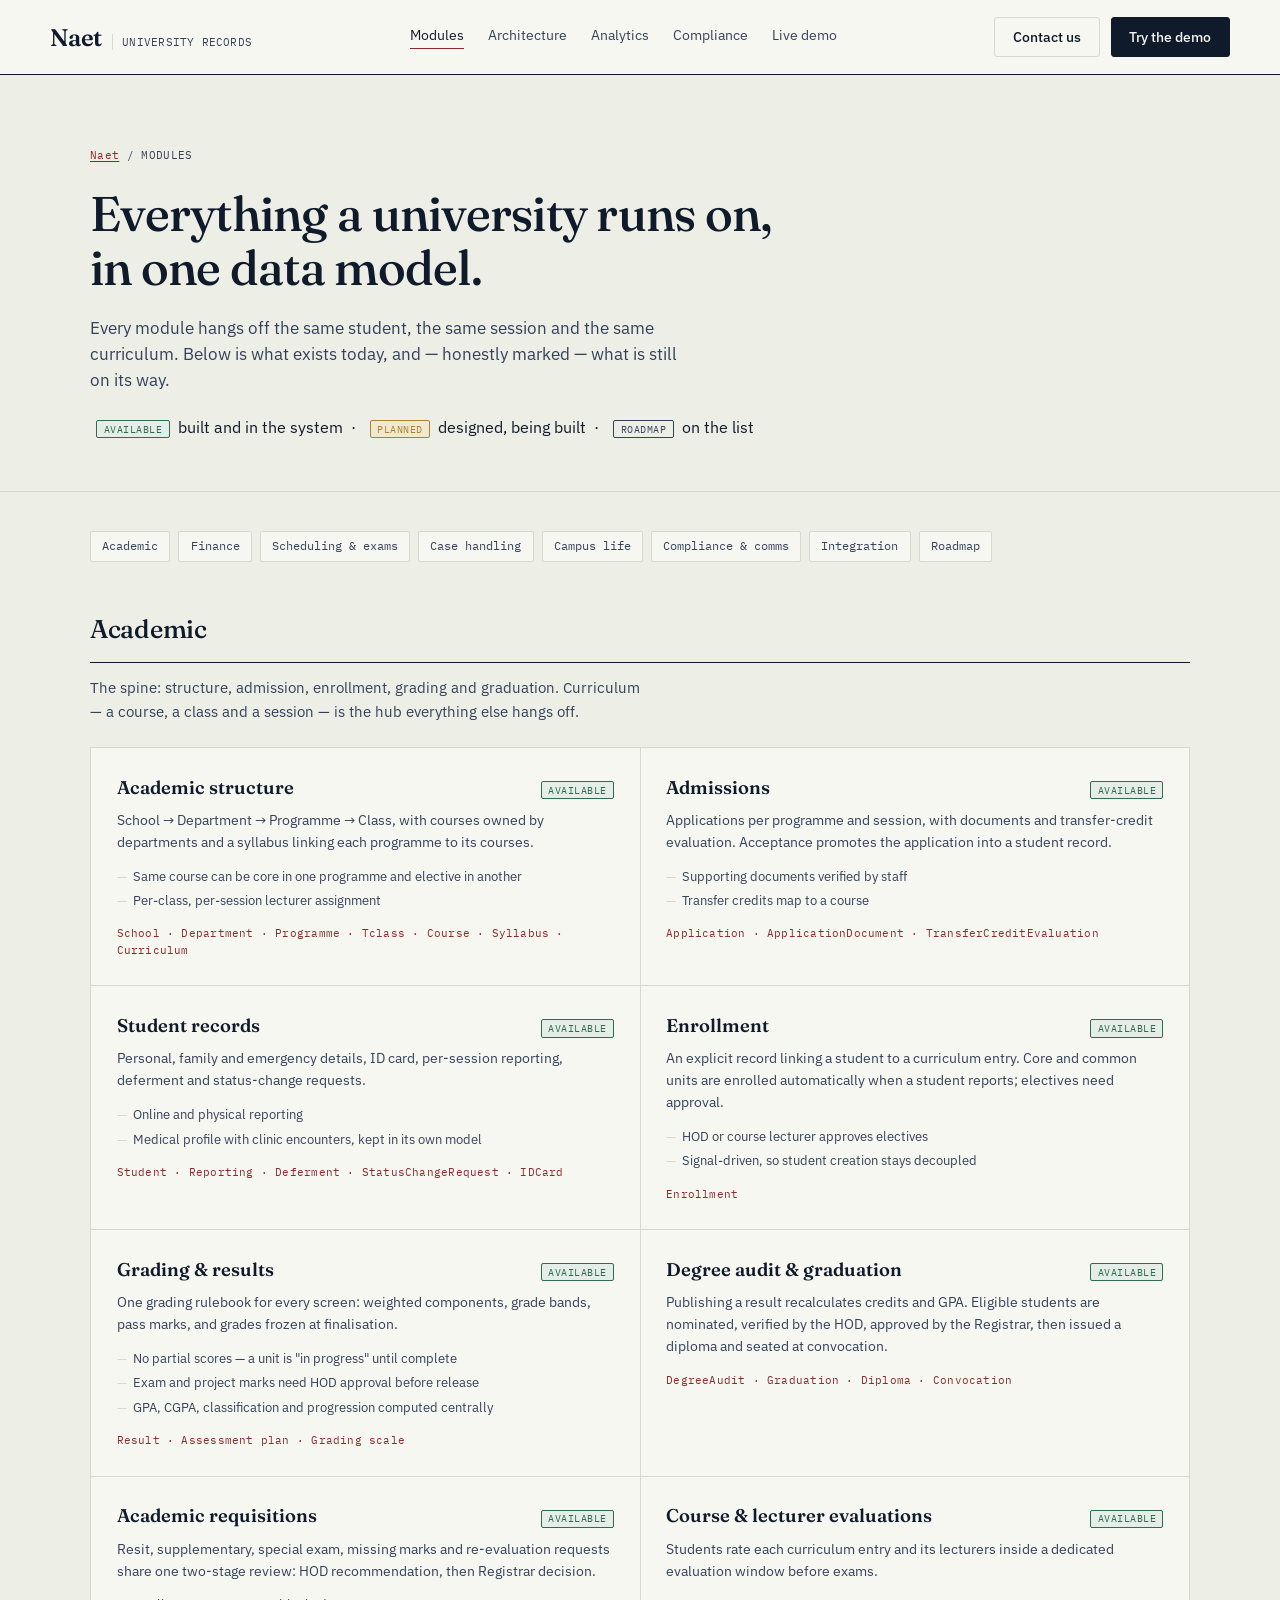
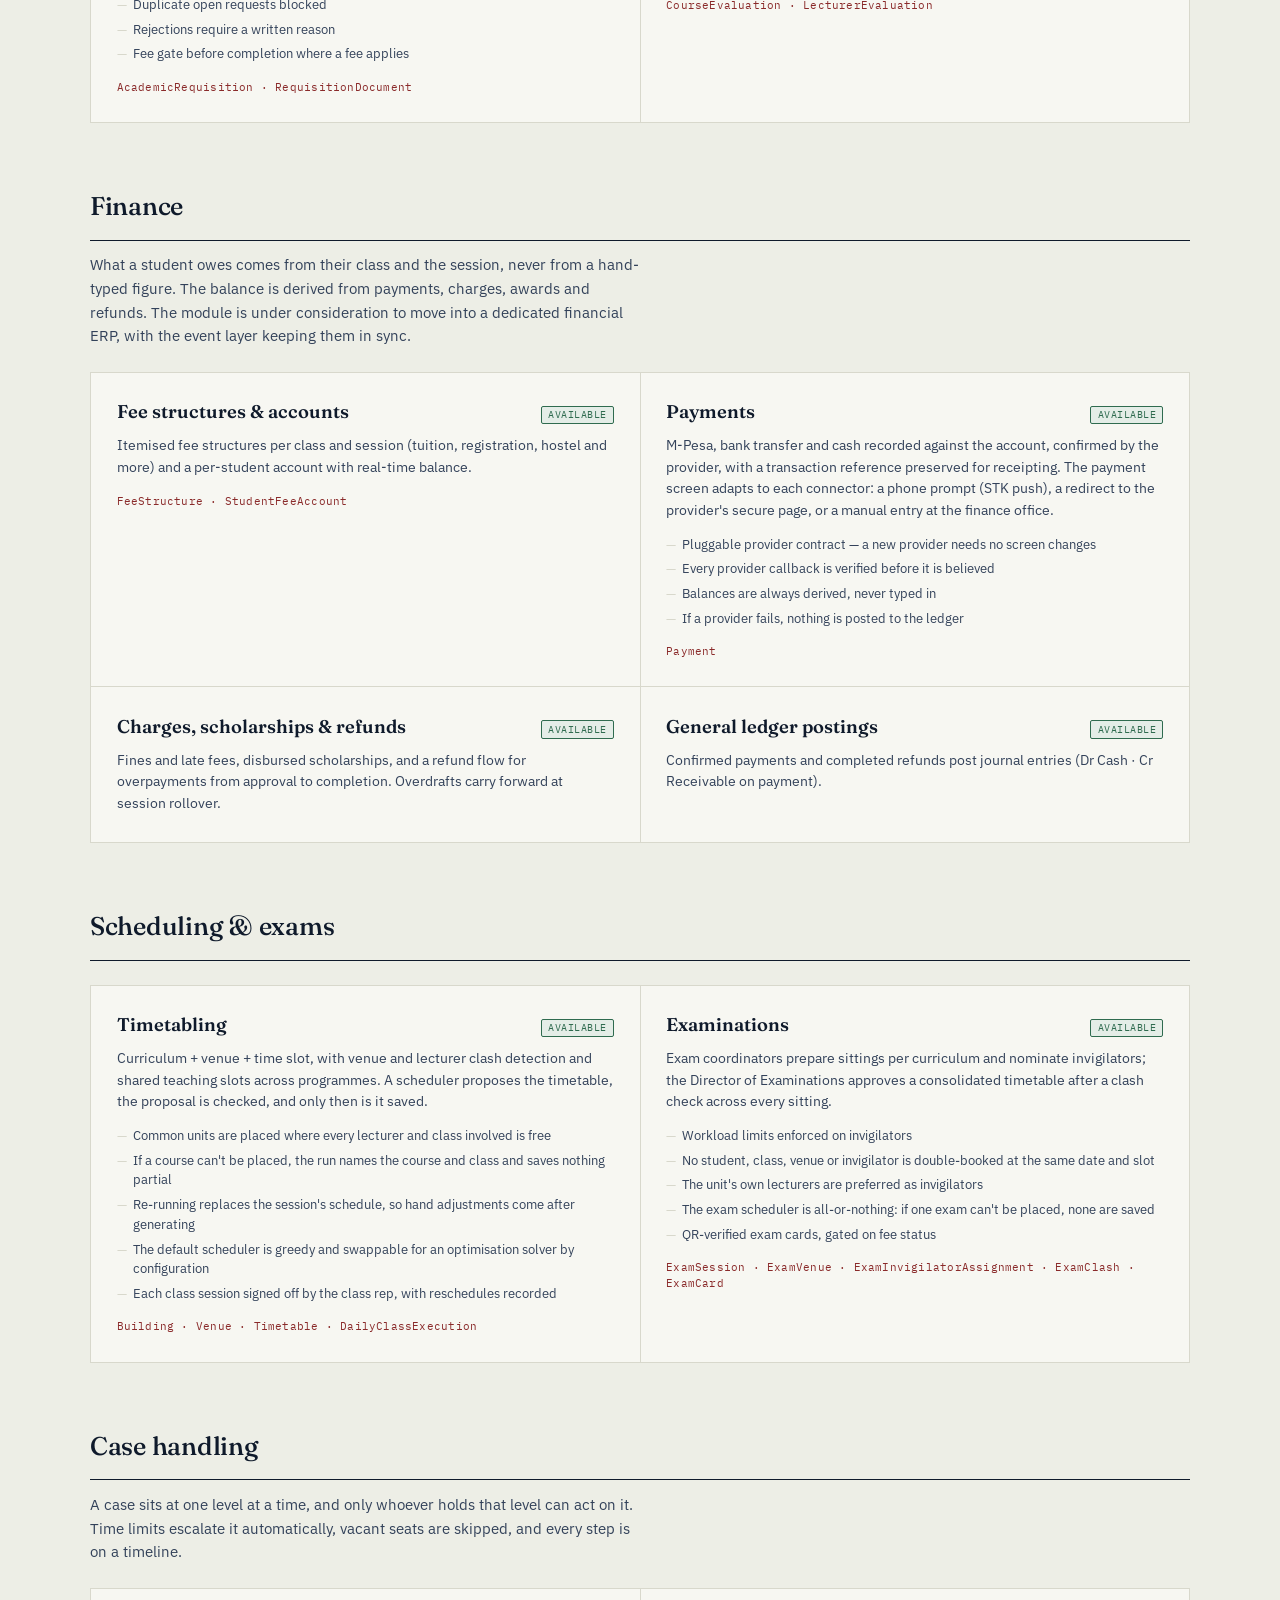
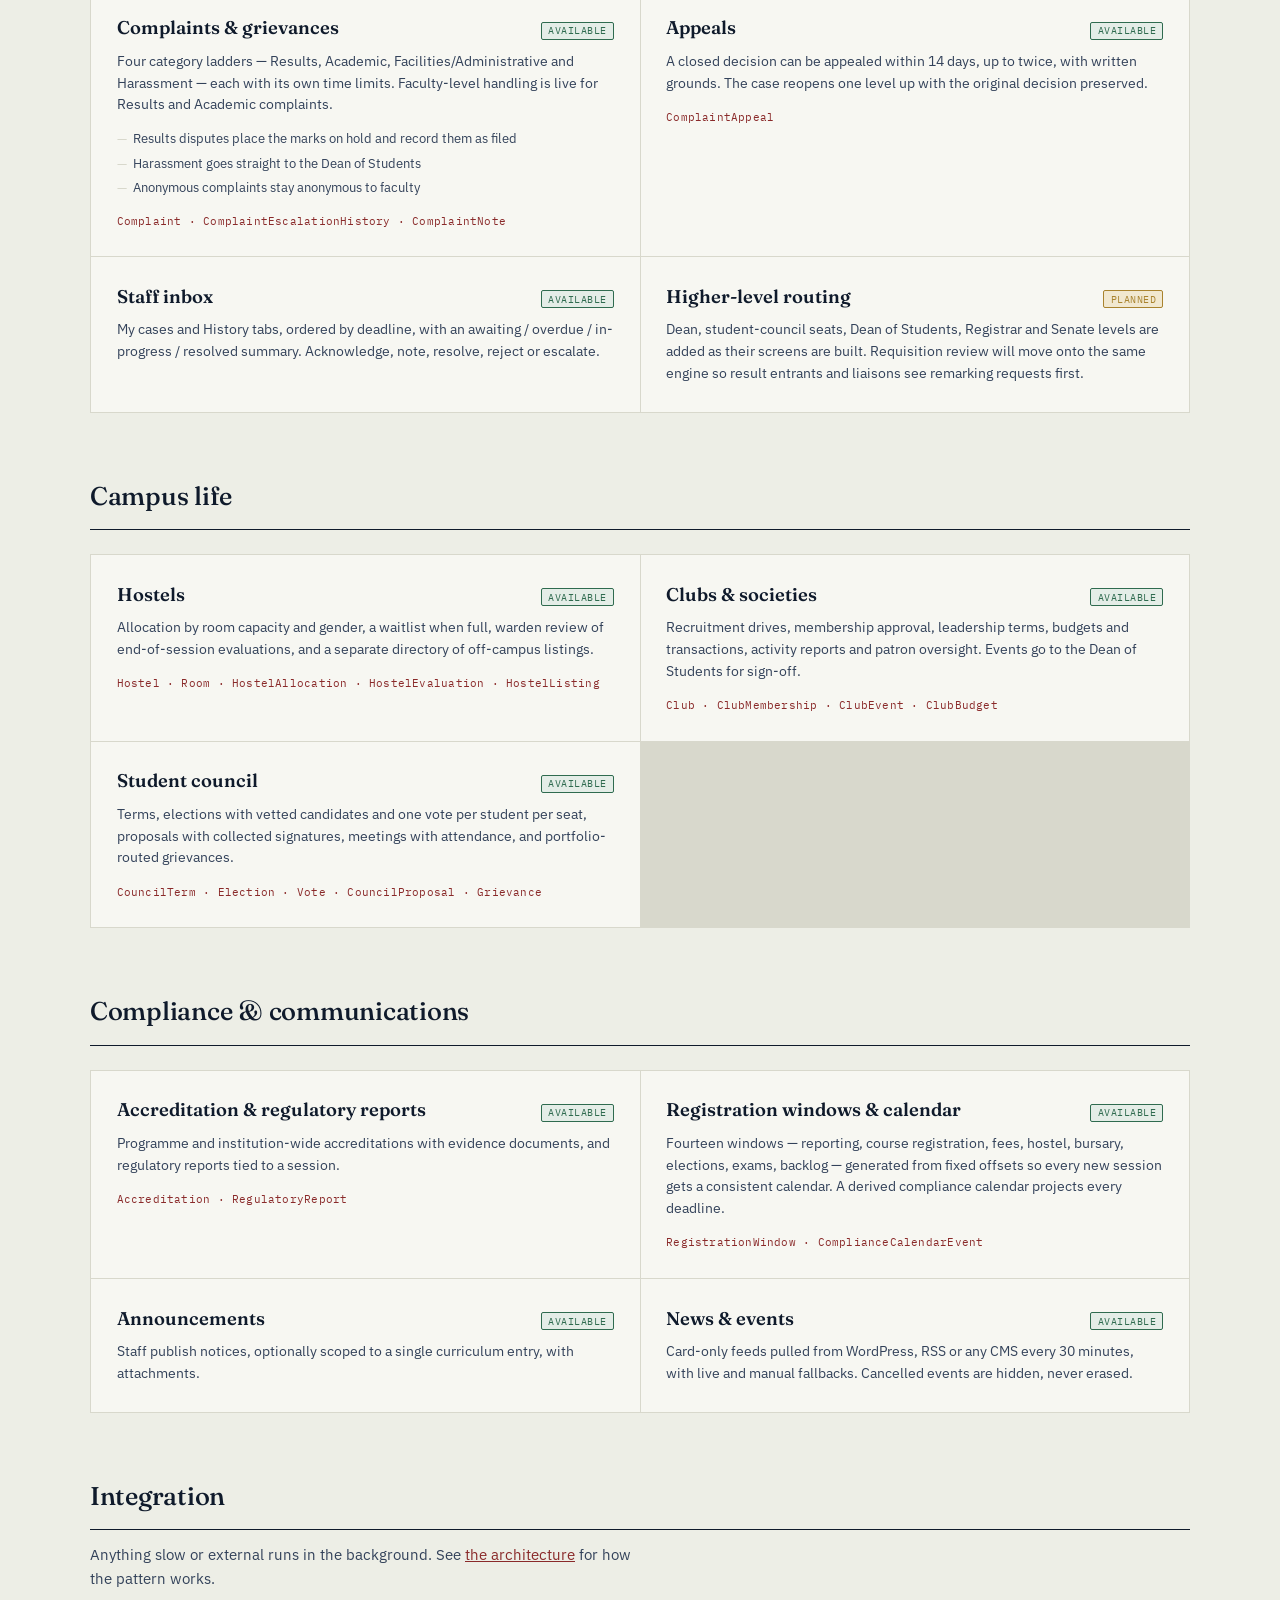
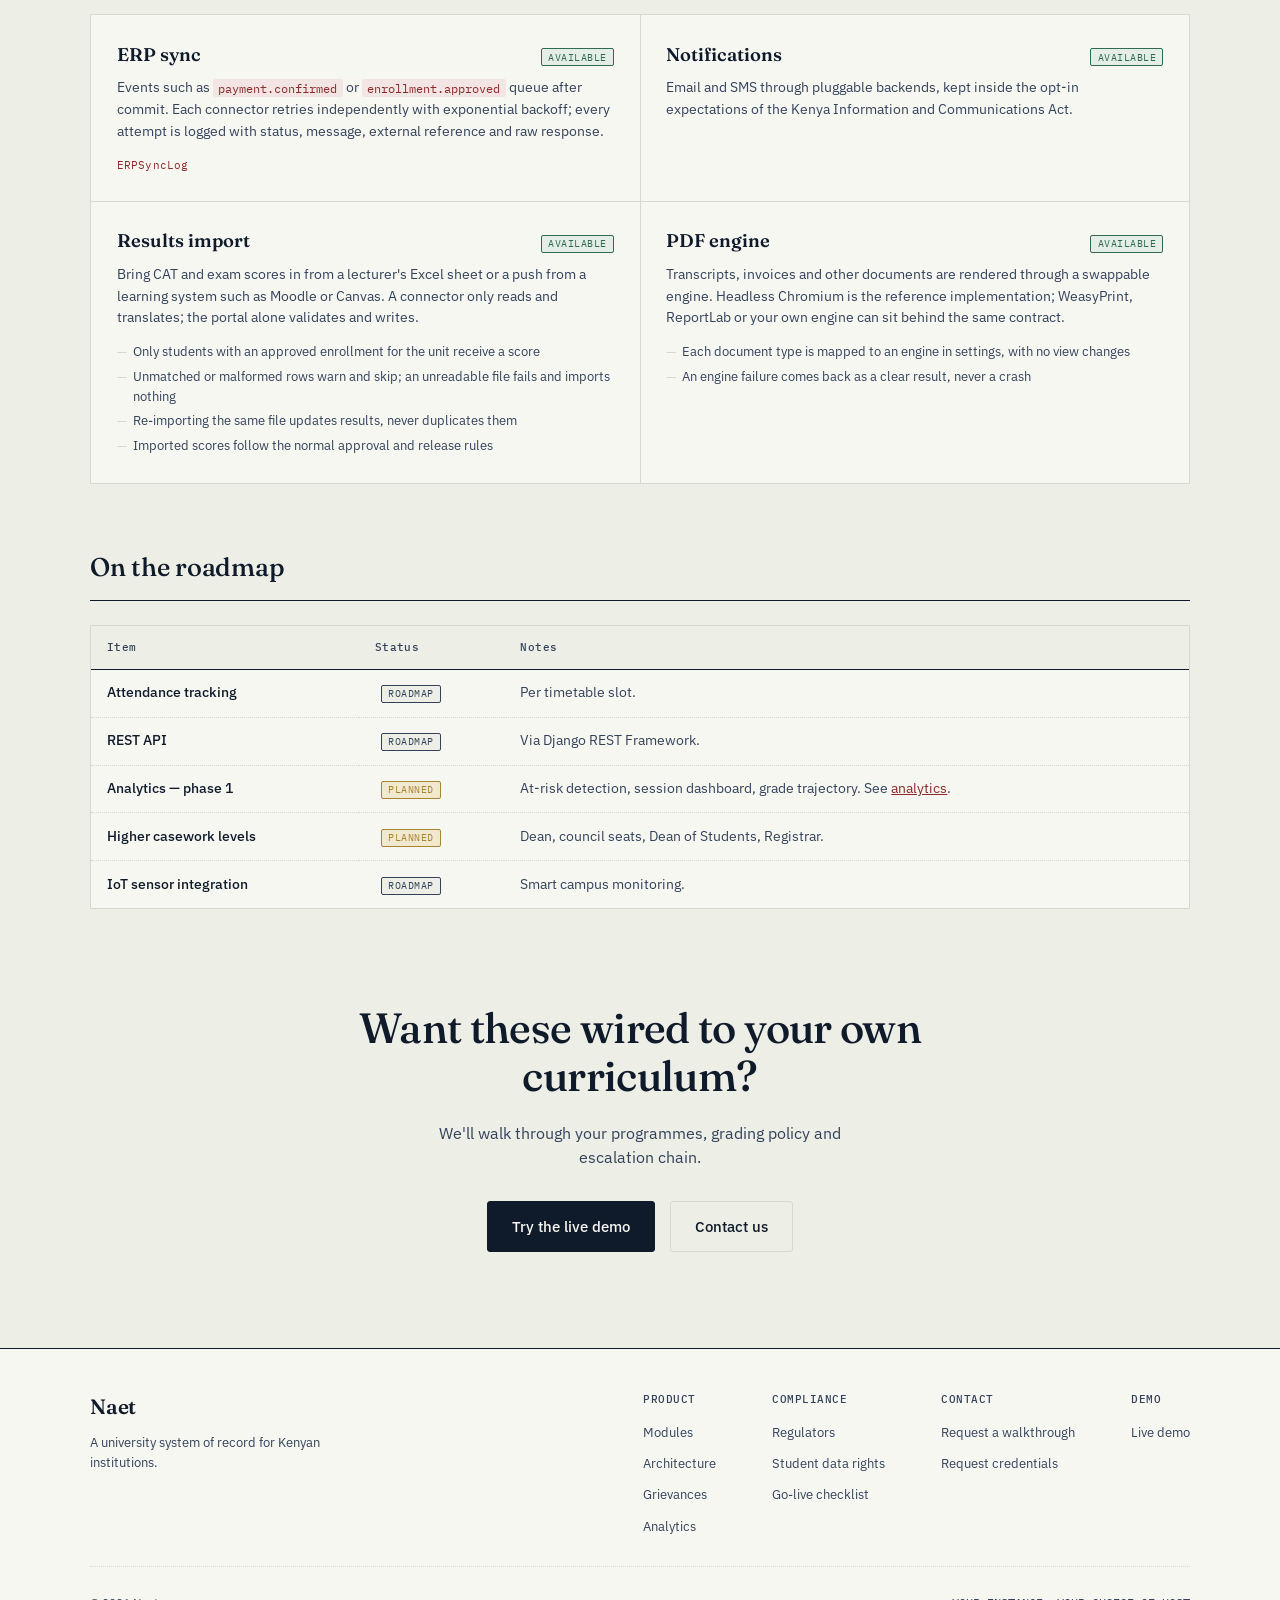
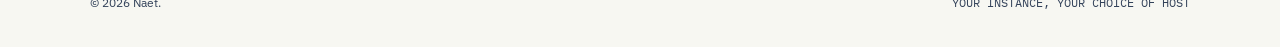
<file: modules.html>
<!doctype html>
<html lang="en">
  <head>
    <meta charset="UTF-8" />
    <meta name="viewport" content="width=device-width, initial-scale=1.0" />
    <title>Modules — Naet</title>
    <meta
      name="description"
      content="The full Naet module catalogue: academic structure, admissions, grading, finance, exams, case handling, campus life, compliance and integrations — with what is live and what is planned."
    />
    <meta name="theme-color" content="#0f1a2b" />
    <link
      rel="icon"
      href="data:image/svg+xml,%3Csvg xmlns='http://www.w3.org/2000/svg' viewBox='0 0 32 32'%3E%3Crect width='32' height='32' rx='4' fill='%230f1a2b'/%3E%3Ctext x='16' y='23' font-family='Georgia,serif' font-size='20' font-weight='700' text-anchor='middle' fill='%23e8b75c'%3EN%3C/text%3E%3C/svg%3E"
    />
    <link rel="preconnect" href="https://fonts.googleapis.com" />
    <link rel="preconnect" href="https://fonts.gstatic.com" crossorigin />
    <link
      href="https://fonts.googleapis.com/css2?family=Fraunces:opsz,wght@9..144,400;9..144,500;9..144,600&family=IBM+Plex+Sans:wght@400;500;600&family=IBM+Plex+Mono:wght@400;500&display=swap"
      rel="stylesheet"
    />
    <link rel="stylesheet" href="styles.css" />
  </head>
  <body>
    <a class="skip-link" href="#main">Skip to content</a>

    <header class="letterhead">
      <div class="wrap letterhead__row">
        <a href="index.html" class="mark" aria-label="Naet home"
          ><span class="mark__word">Naet</span
          ><span class="mark__sub">UNIVERSITY RECORDS</span></a
        >
        <nav class="primary" aria-label="Primary">
          <a href="modules.html">Modules</a>
          <a href="index.html#architecture">Architecture</a>
          <a href="analytics.html">Analytics</a>
          <a href="compliance.html">Compliance</a>
          <a href="index.html#demo">Live demo</a>
        </nav>
        <div class="letterhead__cta">
          <a href="#contact" class="btn btn--ghost">Contact us</a>
          <a href="index.html#demo" class="btn btn--dark">Try the demo</a>
          <button
            class="menu-toggle"
            type="button"
            aria-expanded="false"
            aria-controls="mobile-nav"
          >
            Menu
          </button>
        </div>
      </div>
      <div class="wrap mobile-nav" id="mobile-nav" data-open="false">
        <ul>
          <li><a href="modules.html">Modules</a></li>
          <li><a href="index.html#architecture">Architecture</a></li>
          <li><a href="analytics.html">Analytics</a></li>
          <li><a href="compliance.html">Compliance</a></li>
          <li><a href="index.html#demo">Live demo</a></li>
        </ul>
        <div class="mobile-cta">
          <a href="#contact" class="btn btn--ghost">Contact us</a>
          <a href="index.html#demo" class="btn btn--dark">Try the demo</a>
        </div>
      </div>
    </header>

    <main id="main">
      <section class="page-head">
        <div class="wrap">
          <div class="crumbs"><a href="index.html">Naet</a> / MODULES</div>
          <h1>Everything a university runs on, in one data model.</h1>
          <p class="lede">
            Every module hangs off the same student, the same session and the
            same curriculum. Below is what exists today, and — honestly marked —
            what is still on its way.
          </p>
          <p style="margin-top: 1.4rem">
            <span class="badge badge--live">AVAILABLE</span>&nbsp; built and in
            the system &nbsp;·&nbsp;
            <span class="badge badge--planned">PLANNED</span>&nbsp; designed,
            being built &nbsp;·&nbsp;
            <span class="badge badge--future">ROADMAP</span>&nbsp; on the list
          </p>
        </div>
      </section>

      <section class="page-body">
        <div class="wrap">
          <nav class="toc" aria-label="Module groups">
            <a href="#academic">Academic</a>
            <a href="#finance">Finance</a>
            <a href="#scheduling">Scheduling &amp; exams</a>
            <a href="#cases">Case handling</a>
            <a href="#campus">Campus life</a>
            <a href="#compliance">Compliance &amp; comms</a>
            <a href="#integration">Integration</a>
            <a href="#roadmap">Roadmap</a>
          </nav>

          <!-- ACADEMIC -->
          <div class="group" id="academic">
            <h2>Academic</h2>
            <p class="group__intro">
              The spine: structure, admission, enrollment, grading and
              graduation. Curriculum — a course, a class and a session — is the
              hub everything else hangs off.
            </p>
            <div class="mod-grid">
              <div class="mod">
                <div class="mod__top">
                  <h3>Academic structure</h3>
                  <span class="badge badge--live">AVAILABLE</span>
                </div>
                <p>
                  School → Department → Programme → Class, with courses owned by
                  departments and a syllabus linking each programme to its
                  courses.
                </p>
                <ul>
                  <li>
                    Same course can be core in one programme and elective in
                    another
                  </li>
                  <li>Per-class, per-session lecturer assignment</li>
                </ul>
                <div class="mod__models">
                  School · Department · Programme · Tclass · Course · Syllabus ·
                  Curriculum
                </div>
              </div>
              <div class="mod">
                <div class="mod__top">
                  <h3>Admissions</h3>
                  <span class="badge badge--live">AVAILABLE</span>
                </div>
                <p>
                  Applications per programme and session, with documents and
                  transfer-credit evaluation. Acceptance promotes the
                  application into a student record.
                </p>
                <ul>
                  <li>Supporting documents verified by staff</li>
                  <li>Transfer credits map to a course</li>
                </ul>
                <div class="mod__models">
                  Application · ApplicationDocument · TransferCreditEvaluation
                </div>
              </div>
              <div class="mod">
                <div class="mod__top">
                  <h3>Student records</h3>
                  <span class="badge badge--live">AVAILABLE</span>
                </div>
                <p>
                  Personal, family and emergency details, ID card, per-session
                  reporting, deferment and status-change requests.
                </p>
                <ul>
                  <li>Online and physical reporting</li>
                  <li>
                    Medical profile with clinic encounters, kept in its own
                    model
                  </li>
                </ul>
                <div class="mod__models">
                  Student · Reporting · Deferment · StatusChangeRequest · IDCard
                </div>
              </div>
              <div class="mod">
                <div class="mod__top">
                  <h3>Enrollment</h3>
                  <span class="badge badge--live">AVAILABLE</span>
                </div>
                <p>
                  An explicit record linking a student to a curriculum entry.
                  Core and common units are enrolled automatically when a
                  student reports; electives need approval.
                </p>
                <ul>
                  <li>HOD or course lecturer approves electives</li>
                  <li>Signal-driven, so student creation stays decoupled</li>
                </ul>
                <div class="mod__models">Enrollment</div>
              </div>
              <div class="mod">
                <div class="mod__top">
                  <h3>Grading &amp; results</h3>
                  <span class="badge badge--live">AVAILABLE</span>
                </div>
                <p>
                  One grading rulebook for every screen: weighted components,
                  grade bands, pass marks, and grades frozen at finalisation.
                </p>
                <ul>
                  <li>
                    No partial scores — a unit is "in progress" until complete
                  </li>
                  <li>
                    Exam and project marks need HOD approval before release
                  </li>
                  <li>
                    GPA, CGPA, classification and progression computed centrally
                  </li>
                </ul>
                <div class="mod__models">
                  Result · Assessment plan · Grading scale
                </div>
              </div>
              <div class="mod">
                <div class="mod__top">
                  <h3>Degree audit &amp; graduation</h3>
                  <span class="badge badge--live">AVAILABLE</span>
                </div>
                <p>
                  Publishing a result recalculates credits and GPA. Eligible
                  students are nominated, verified by the HOD, approved by the
                  Registrar, then issued a diploma and seated at convocation.
                </p>
                <div class="mod__models">
                  DegreeAudit · Graduation · Diploma · Convocation
                </div>
              </div>
              <div class="mod">
                <div class="mod__top">
                  <h3>Academic requisitions</h3>
                  <span class="badge badge--live">AVAILABLE</span>
                </div>
                <p>
                  Resit, supplementary, special exam, missing marks and
                  re-evaluation requests share one two-stage review: HOD
                  recommendation, then Registrar decision.
                </p>
                <ul>
                  <li>Duplicate open requests blocked</li>
                  <li>Rejections require a written reason</li>
                  <li>Fee gate before completion where a fee applies</li>
                </ul>
                <div class="mod__models">
                  AcademicRequisition · RequisitionDocument
                </div>
              </div>
              <div class="mod">
                <div class="mod__top">
                  <h3>Course &amp; lecturer evaluations</h3>
                  <span class="badge badge--live">AVAILABLE</span>
                </div>
                <p>
                  Students rate each curriculum entry and its lecturers inside a
                  dedicated evaluation window before exams.
                </p>
                <div class="mod__models">
                  CourseEvaluation · LecturerEvaluation
                </div>
              </div>
            </div>
          </div>

          <!-- FINANCE -->
          <div class="group" id="finance">
            <h2>Finance</h2>
            <p class="group__intro">
              What a student owes comes from their class and the session, never
              from a hand-typed figure. The balance is derived from payments,
              charges, awards and refunds. The module is under consideration to
              move into a dedicated financial ERP, with the event layer keeping
              them in sync.
            </p>
            <div class="mod-grid">
              <div class="mod">
                <div class="mod__top">
                  <h3>Fee structures &amp; accounts</h3>
                  <span class="badge badge--live">AVAILABLE</span>
                </div>
                <p>
                  Itemised fee structures per class and session (tuition,
                  registration, hostel and more) and a per-student account with
                  real-time balance.
                </p>
                <div class="mod__models">FeeStructure · StudentFeeAccount</div>
              </div>
              <div class="mod">
                <div class="mod__top">
                  <h3>Payments</h3>
                  <span class="badge badge--live">AVAILABLE</span>
                </div>
                <p>
                  M-Pesa, bank transfer and cash recorded against the account,
                  confirmed by the provider, with a transaction reference
                  preserved for receipting. The payment screen adapts to each
                  connector: a phone prompt (STK push), a redirect to the
                  provider's secure page, or a manual entry at the finance
                  office.
                </p>
                <ul>
                  <li>
                    Pluggable provider contract — a new provider needs no screen
                    changes
                  </li>
                  <li>
                    Every provider callback is verified before it is believed
                  </li>
                  <li>Balances are always derived, never typed in</li>
                  <li>If a provider fails, nothing is posted to the ledger</li>
                </ul>
                <div class="mod__models">Payment</div>
              </div>
              <div class="mod">
                <div class="mod__top">
                  <h3>Charges, scholarships &amp; refunds</h3>
                  <span class="badge badge--live">AVAILABLE</span>
                </div>
                <p>
                  Fines and late fees, disbursed scholarships, and a refund flow
                  for overpayments from approval to completion. Overdrafts carry
                  forward at session rollover.
                </p>
              </div>
              <div class="mod">
                <div class="mod__top">
                  <h3>General ledger postings</h3>
                  <span class="badge badge--live">AVAILABLE</span>
                </div>
                <p>
                  Confirmed payments and completed refunds post journal entries
                  (Dr Cash · Cr Receivable on payment).
                </p>
              </div>
            </div>
          </div>

          <!-- SCHEDULING -->
          <div class="group" id="scheduling">
            <h2>Scheduling &amp; exams</h2>
            <div class="mod-grid">
              <div class="mod">
                <div class="mod__top">
                  <h3>Timetabling</h3>
                  <span class="badge badge--live">AVAILABLE</span>
                </div>
                <p>
                  Curriculum + venue + time slot, with venue and lecturer clash
                  detection and shared teaching slots across programmes. A
                  scheduler proposes the timetable, the proposal is checked, and
                  only then is it saved.
                </p>
                <ul>
                  <li>
                    Common units are placed where every lecturer and class
                    involved is free
                  </li>
                  <li>
                    If a course can't be placed, the run names the course and
                    class and saves nothing partial
                  </li>
                  <li>
                    Re-running replaces the session's schedule, so hand
                    adjustments come after generating
                  </li>
                  <li>
                    The default scheduler is greedy and swappable for an
                    optimisation solver by configuration
                  </li>
                  <li>
                    Each class session signed off by the class rep, with
                    reschedules recorded
                  </li>
                </ul>
                <div class="mod__models">
                  Building · Venue · Timetable · DailyClassExecution
                </div>
              </div>
              <div class="mod">
                <div class="mod__top">
                  <h3>Examinations</h3>
                  <span class="badge badge--live">AVAILABLE</span>
                </div>
                <p>
                  Exam coordinators prepare sittings per curriculum and nominate
                  invigilators; the Director of Examinations approves a
                  consolidated timetable after a clash check across every
                  sitting.
                </p>
                <ul>
                  <li>Workload limits enforced on invigilators</li>
                  <li>
                    No student, class, venue or invigilator is double-booked at
                    the same date and slot
                  </li>
                  <li>
                    The unit's own lecturers are preferred as invigilators
                  </li>
                  <li>
                    The exam scheduler is all-or-nothing: if one exam can't be
                    placed, none are saved
                  </li>
                  <li>QR-verified exam cards, gated on fee status</li>
                </ul>
                <div class="mod__models">
                  ExamSession · ExamVenue · ExamInvigilatorAssignment ·
                  ExamClash · ExamCard
                </div>
              </div>
            </div>
          </div>

          <!-- CASES -->
          <div class="group" id="cases">
            <h2>Case handling</h2>
            <p class="group__intro">
              A case sits at one level at a time, and only whoever holds that
              level can act on it. Time limits escalate it automatically, vacant
              seats are skipped, and every step is on a timeline.
            </p>
            <div class="mod-grid">
              <div class="mod">
                <div class="mod__top">
                  <h3>Complaints &amp; grievances</h3>
                  <span class="badge badge--live">AVAILABLE</span>
                </div>
                <p>
                  Four category ladders — Results, Academic,
                  Facilities/Administrative and Harassment — each with its own
                  time limits. Faculty-level handling is live for Results and
                  Academic complaints.
                </p>
                <ul>
                  <li>
                    Results disputes place the marks on hold and record them as
                    filed
                  </li>
                  <li>Harassment goes straight to the Dean of Students</li>
                  <li>Anonymous complaints stay anonymous to faculty</li>
                </ul>
                <div class="mod__models">
                  Complaint · ComplaintEscalationHistory · ComplaintNote
                </div>
              </div>
              <div class="mod">
                <div class="mod__top">
                  <h3>Appeals</h3>
                  <span class="badge badge--live">AVAILABLE</span>
                </div>
                <p>
                  A closed decision can be appealed within 14 days, up to twice,
                  with written grounds. The case reopens one level up with the
                  original decision preserved.
                </p>
                <div class="mod__models">ComplaintAppeal</div>
              </div>
              <div class="mod">
                <div class="mod__top">
                  <h3>Staff inbox</h3>
                  <span class="badge badge--live">AVAILABLE</span>
                </div>
                <p>
                  My cases and History tabs, ordered by deadline, with an
                  awaiting / overdue / in-progress / resolved summary.
                  Acknowledge, note, resolve, reject or escalate.
                </p>
              </div>
              <div class="mod">
                <div class="mod__top">
                  <h3>Higher-level routing</h3>
                  <span class="badge badge--planned">PLANNED</span>
                </div>
                <p>
                  Dean, student-council seats, Dean of Students, Registrar and
                  Senate levels are added as their screens are built.
                  Requisition review will move onto the same engine so result
                  entrants and liaisons see remarking requests first.
                </p>
              </div>
            </div>
          </div>

          <!-- CAMPUS -->
          <div class="group" id="campus">
            <h2>Campus life</h2>
            <div class="mod-grid">
              <div class="mod">
                <div class="mod__top">
                  <h3>Hostels</h3>
                  <span class="badge badge--live">AVAILABLE</span>
                </div>
                <p>
                  Allocation by room capacity and gender, a waitlist when full,
                  warden review of end-of-session evaluations, and a separate
                  directory of off-campus listings.
                </p>
                <div class="mod__models">
                  Hostel · Room · HostelAllocation · HostelEvaluation ·
                  HostelListing
                </div>
              </div>
              <div class="mod">
                <div class="mod__top">
                  <h3>Clubs &amp; societies</h3>
                  <span class="badge badge--live">AVAILABLE</span>
                </div>
                <p>
                  Recruitment drives, membership approval, leadership terms,
                  budgets and transactions, activity reports and patron
                  oversight. Events go to the Dean of Students for sign-off.
                </p>
                <div class="mod__models">
                  Club · ClubMembership · ClubEvent · ClubBudget
                </div>
              </div>
              <div class="mod">
                <div class="mod__top">
                  <h3>Student council</h3>
                  <span class="badge badge--live">AVAILABLE</span>
                </div>
                <p>
                  Terms, elections with vetted candidates and one vote per
                  student per seat, proposals with collected signatures,
                  meetings with attendance, and portfolio-routed grievances.
                </p>
                <div class="mod__models">
                  CouncilTerm · Election · Vote · CouncilProposal · Grievance
                </div>
              </div>
            </div>
          </div>

          <!-- COMPLIANCE -->
          <div class="group" id="compliance">
            <h2>Compliance &amp; communications</h2>
            <div class="mod-grid">
              <div class="mod">
                <div class="mod__top">
                  <h3>Accreditation &amp; regulatory reports</h3>
                  <span class="badge badge--live">AVAILABLE</span>
                </div>
                <p>
                  Programme and institution-wide accreditations with evidence
                  documents, and regulatory reports tied to a session.
                </p>
                <div class="mod__models">Accreditation · RegulatoryReport</div>
              </div>
              <div class="mod">
                <div class="mod__top">
                  <h3>Registration windows &amp; calendar</h3>
                  <span class="badge badge--live">AVAILABLE</span>
                </div>
                <p>
                  Fourteen windows — reporting, course registration, fees,
                  hostel, bursary, elections, exams, backlog — generated from
                  fixed offsets so every new session gets a consistent calendar.
                  A derived compliance calendar projects every deadline.
                </p>
                <div class="mod__models">
                  RegistrationWindow · ComplianceCalendarEvent
                </div>
              </div>
              <div class="mod">
                <div class="mod__top">
                  <h3>Announcements</h3>
                  <span class="badge badge--live">AVAILABLE</span>
                </div>
                <p>
                  Staff publish notices, optionally scoped to a single
                  curriculum entry, with attachments.
                </p>
              </div>
              <div class="mod">
                <div class="mod__top">
                  <h3>News &amp; events</h3>
                  <span class="badge badge--live">AVAILABLE</span>
                </div>
                <p>
                  Card-only feeds pulled from WordPress, RSS or any CMS every 30
                  minutes, with live and manual fallbacks. Cancelled events are
                  hidden, never erased.
                </p>
              </div>
            </div>
          </div>

          <!-- INTEGRATION -->
          <div class="group" id="integration">
            <h2>Integration</h2>
            <p class="group__intro">
              Anything slow or external runs in the background. See
              <a href="index.html#architecture" style="color: var(--stamp)"
                >the architecture</a
              >
              for how the pattern works.
            </p>
            <div class="mod-grid">
              <div class="mod">
                <div class="mod__top">
                  <h3>ERP sync</h3>
                  <span class="badge badge--live">AVAILABLE</span>
                </div>
                <p>
                  Events such as <code>payment.confirmed</code> or
                  <code>enrollment.approved</code> queue after commit. Each
                  connector retries independently with exponential backoff;
                  every attempt is logged with status, message, external
                  reference and raw response.
                </p>
                <div class="mod__models">ERPSyncLog</div>
              </div>
              <div class="mod">
                <div class="mod__top">
                  <h3>Notifications</h3>
                  <span class="badge badge--live">AVAILABLE</span>
                </div>
                <p>
                  Email and SMS through pluggable backends, kept inside the
                  opt-in expectations of the Kenya Information and
                  Communications Act.
                </p>
              </div>
              <div class="mod">
                <div class="mod__top">
                  <h3>Results import</h3>
                  <span class="badge badge--live">AVAILABLE</span>
                </div>
                <p>
                  Bring CAT and exam scores in from a lecturer's Excel sheet or
                  a push from a learning system such as Moodle or Canvas. A
                  connector only reads and translates; the portal alone
                  validates and writes.
                </p>
                <ul>
                  <li>
                    Only students with an approved enrollment for the unit
                    receive a score
                  </li>
                  <li>
                    Unmatched or malformed rows warn and skip; an unreadable
                    file fails and imports nothing
                  </li>
                  <li>
                    Re-importing the same file updates results, never duplicates
                    them
                  </li>
                  <li>
                    Imported scores follow the normal approval and release rules
                  </li>
                </ul>
              </div>
              <div class="mod">
                <div class="mod__top">
                  <h3>PDF engine</h3>
                  <span class="badge badge--live">AVAILABLE</span>
                </div>
                <p>
                  Transcripts, invoices and other documents are rendered through
                  a swappable engine. Headless Chromium is the reference
                  implementation; WeasyPrint, ReportLab or your own engine can
                  sit behind the same contract.
                </p>
                <ul>
                  <li>
                    Each document type is mapped to an engine in settings, with
                    no view changes
                  </li>
                  <li>
                    An engine failure comes back as a clear result, never a
                    crash
                  </li>
                </ul>
              </div>
            </div>
          </div>

          <!-- ROADMAP -->
          <div class="group" id="roadmap">
            <h2>On the roadmap</h2>
            <div class="table-wrap">
              <table class="data">
                <thead>
                  <tr>
                    <th>Item</th>
                    <th>Status</th>
                    <th>Notes</th>
                  </tr>
                </thead>
                <tbody>
                  <tr>
                    <td>Attendance tracking</td>
                    <td><span class="badge badge--future">ROADMAP</span></td>
                    <td>Per timetable slot.</td>
                  </tr>
                  <tr>
                    <td>REST API</td>
                    <td><span class="badge badge--future">ROADMAP</span></td>
                    <td>Via Django REST Framework.</td>
                  </tr>
                  <tr>
                    <td>Analytics — phase 1</td>
                    <td><span class="badge badge--planned">PLANNED</span></td>
                    <td>
                      At-risk detection, session dashboard, grade trajectory.
                      See
                      <a href="analytics.html" style="color: var(--stamp)"
                        >analytics</a
                      >.
                    </td>
                  </tr>
                  <tr>
                    <td>Higher casework levels</td>
                    <td><span class="badge badge--planned">PLANNED</span></td>
                    <td>Dean, council seats, Dean of Students, Registrar.</td>
                  </tr>
                  <tr>
                    <td>IoT sensor integration</td>
                    <td><span class="badge badge--future">ROADMAP</span></td>
                    <td>Smart campus monitoring.</td>
                  </tr>
                </tbody>
              </table>
            </div>
          </div>
        </div>
      </section>

      <section class="closing" style="padding-top: 1rem">
        <div class="wrap">
          <h2>Want these wired to your own curriculum?</h2>
          <p>
            We'll walk through your programmes, grading policy and escalation
            chain.
          </p>
          <div class="closing__ctas">
            <a href="index.html#demo" class="btn btn--dark btn--large"
              >Try the live demo</a
            >
            <a href="#contact" class="btn btn--ghost btn--large">Contact us</a>
          </div>
        </div>
      </section>
    </main>

    <footer>
      <div class="wrap">
        <div class="footer__top">
          <div class="footer__brand">
            <span class="mark__word">Naet</span>
            <p>A university system of record for Kenyan institutions.</p>
          </div>
          <div class="footer__cols">
            <div class="footer__col">
              <h4>PRODUCT</h4>
              <ul>
                <li><a href="modules.html">Modules</a></li>
                <li><a href="index.html#architecture">Architecture</a></li>
                <li><a href="index.html#mechanism">Grievances</a></li>
                <li><a href="analytics.html">Analytics</a></li>
              </ul>
            </div>
            <div class="footer__col">
              <h4>COMPLIANCE</h4>
              <ul>
                <li><a href="compliance.html">Regulators</a></li>
                <li>
                  <a href="compliance.html#data-rights">Student data rights</a>
                </li>
                <li>
                  <a href="compliance.html#checklist">Go-live checklist</a>
                </li>
              </ul>
            </div>
            <div class="footer__col">
              <h4>CONTACT</h4>
              <ul>
                <li><a href="#contact">Request a walkthrough</a></li>
                <li>
                  <a href="#contact" data-contact-topic="Demo credentials"
                    >Request credentials</a
                  >
                </li>
              </ul>
            </div>
            <div class="footer__col">
              <h4>DEMO</h4>
              <ul>
                <li><a href="index.html#demo">Live demo</a></li>
              </ul>
            </div>
          </div>
        </div>
        <div class="footer__bottom">
          <div>© 2026 Naet.</div>
          <div class="licence-line">YOUR INSTANCE, YOUR CHOICE OF HOST</div>
        </div>
      </div>
    </footer>

    <script src="site-config.js"></script>
    <script src="site.js"></script>
  </body>
</html>
</file>
<file: styles.css>
[hidden] {
  display: none !important;
}
/* ============================================================
   NAET — shared stylesheet (used by every page)
   ============================================================ */
:root {
  --ink: #0f1a2b;
  --ink-soft: #33425a;
  --paper: #edeee6;
  --paper-white: #f7f7f2;
  --line: #d8d8cc;
  --stamp: #8a2a2a;
  --stamp-soft: #f3e5e3;
  --verified: #2f6b4f;
  --verified-soft: #e4ede7;
  --brass: #a9832e;
  --brass-soft: #f1e8d0;
  --serif: "Fraunces", serif;
  --sans: "IBM Plex Sans", sans-serif;
  --mono: "IBM Plex Mono", monospace;
}

* {
  margin: 0;
  padding: 0;
  box-sizing: border-box;
}
html {
  scroll-behavior: smooth;
  scroll-padding-top: 5rem;
}
@media (prefers-reduced-motion: reduce) {
  html {
    scroll-behavior: auto;
  }
  * {
    animation: none !important;
    transition: none !important;
  }
}
body {
  font-family: var(--sans);
  color: var(--ink);
  background: var(--paper);
  line-height: 1.55;
  -webkit-font-smoothing: antialiased;
}
a {
  color: inherit;
}
code {
  font-family: var(--mono);
  font-size: 0.86em;
  background: var(--stamp-soft);
  color: var(--stamp);
  padding: 0.1rem 0.35rem;
  border-radius: 2px;
}
.wrap {
  max-width: 1180px;
  margin: 0 auto;
  padding: 0 2.5rem;
}
@media (max-width: 480px) {
  .wrap {
    padding: 0 1.4rem;
  }
}

.skip-link {
  position: absolute;
  left: -9999px;
  top: 0;
  background: var(--ink);
  color: var(--paper-white);
  padding: 0.7rem 1.1rem;
  font-size: 0.85rem;
  z-index: 100;
  border-radius: 0 0 3px 0;
}
.skip-link:focus {
  left: 0;
}
a:focus-visible,
button:focus-visible,
summary:focus-visible {
  outline: 2px solid var(--stamp);
  outline-offset: 3px;
  border-radius: 2px;
}
.sr-only {
  position: absolute;
  width: 1px;
  height: 1px;
  padding: 0;
  margin: -1px;
  overflow: hidden;
  clip: rect(0, 0, 0, 0);
  white-space: nowrap;
  border: 0;
}

/* ---------- Buttons ---------- */
.btn {
  font-family: var(--sans);
  font-size: 0.85rem;
  font-weight: 500;
  padding: 0.55rem 1.1rem;
  border-radius: 3px;
  border: 1px solid var(--ink);
  cursor: pointer;
  text-decoration: none;
  display: inline-block;
  transition:
    background 0.15s,
    border-color 0.15s,
    color 0.15s;
  white-space: nowrap;
}
.btn--dark {
  background: var(--ink);
  color: var(--paper-white);
}
.btn--dark:hover {
  background: #1c2c47;
}
.btn--ghost {
  background: transparent;
  color: var(--ink);
  border-color: var(--line);
}
.btn--ghost:hover {
  border-color: var(--ink);
}
.btn--large {
  font-size: 0.95rem;
  padding: 0.8rem 1.5rem;
}
.btn--brass {
  background: #e8b75c;
  color: var(--ink);
  border-color: #e8b75c;
  font-weight: 600;
}
.btn--brass:hover {
  background: #f0c679;
  border-color: #f0c679;
}
.btn--outline-light {
  background: transparent;
  color: var(--paper-white);
  border-color: #4a5a76;
}
.btn--outline-light:hover {
  border-color: var(--paper-white);
}

/* ---------- Letterhead nav ---------- */
.letterhead {
  border-bottom: 1px solid var(--ink);
  background: var(--paper-white);
  position: sticky;
  top: 0;
  z-index: 50;
}
.letterhead__row {
  display: flex;
  align-items: center;
  justify-content: space-between;
  padding: 1.05rem 0;
  gap: 1.5rem;
}
.mark {
  display: flex;
  align-items: baseline;
  gap: 0.6rem;
  text-decoration: none;
  flex-shrink: 0;
}
.mark__word {
  font-family: var(--serif);
  font-size: 1.5rem;
  font-weight: 600;
  letter-spacing: -0.01em;
}
.mark__sub {
  font-family: var(--mono);
  font-size: 0.66rem;
  color: var(--ink-soft);
  border-left: 1px solid var(--line);
  padding-left: 0.6rem;
  letter-spacing: 0.02em;
}
nav.primary {
  display: flex;
  gap: 1.5rem;
  font-size: 0.85rem;
}
nav.primary a {
  text-decoration: none;
  color: var(--ink-soft);
  transition: color 0.15s;
  white-space: nowrap;
  padding-bottom: 2px;
  border-bottom: 1px solid transparent;
}
nav.primary a:hover {
  color: var(--ink);
}
nav.primary a[aria-current="page"] {
  color: var(--ink);
  border-bottom-color: var(--stamp);
}
.letterhead__cta {
  display: flex;
  gap: 0.7rem;
  align-items: center;
  flex-shrink: 0;
}
.menu-toggle {
  display: none;
  background: transparent;
  border: 1px solid var(--line);
  border-radius: 3px;
  padding: 0.55rem 0.75rem;
  font-family: var(--mono);
  font-size: 0.72rem;
  letter-spacing: 0.05em;
  cursor: pointer;
  color: var(--ink);
}
.menu-toggle:hover {
  border-color: var(--ink);
  background: var(--paper);
}
.menu-toggle[aria-expanded="true"] {
  background: var(--ink);
  color: var(--paper-white);
  border-color: var(--ink);
}
@media (max-width: 1020px) {
  nav.primary {
    display: none;
  }
  .letterhead__cta .btn--ghost {
    display: none;
  }
  .menu-toggle {
    display: block;
  }
}
@media (max-width: 560px) {
  .letterhead__cta .btn--dark {
    display: none;
  }
  .mark__sub {
    display: none;
  }
}
.mobile-nav {
  display: none;
  border-top: 1px solid var(--line);
  background: var(--paper-white);
  padding: 0.6rem 0 1.2rem;
}
.mobile-nav[data-open="true"] {
  display: block;
}
.mobile-nav ul {
  list-style: none;
  display: flex;
  flex-direction: column;
  gap: 0.15rem;
  margin-bottom: 0.9rem;
}
.mobile-nav a {
  display: flex;
  align-items: center;
  justify-content: space-between;
  text-decoration: none;
  font-size: 0.95rem;
  font-weight: 500;
  padding: 0.85rem 1rem;
  border-radius: 4px;
  color: var(--ink);
  transition: background 0.15s;
}
.mobile-nav a::after {
  content: "→";
  font-family: var(--mono);
  font-size: 0.8rem;
  color: var(--line);
}
.mobile-nav a:hover {
  background: var(--paper);
}
.mobile-nav a:hover::after {
  color: var(--stamp);
}
.mobile-nav .mobile-cta {
  margin-top: 0.9rem;
  padding-top: 1rem;
  border-top: 1px dotted var(--line);
  display: flex;
  flex-direction: column;
  gap: 0.55rem;
}
.mobile-nav .mobile-cta .btn {
  display: block;
  text-align: center;
  padding: 0.85rem 1.2rem;
  font-size: 0.9rem;
}
.mobile-nav .mobile-cta .btn::after {
  content: none;
}
@media (min-width: 1021px) {
  .mobile-nav {
    display: none !important;
  }
}

/* ---------- Section headings ---------- */
.eyebrow {
  font-family: var(--mono);
  font-size: 0.73rem;
  color: var(--stamp);
  margin-bottom: 1rem;
  letter-spacing: 0.03em;
}
.section-head {
  max-width: 720px;
  margin-bottom: 3rem;
}
.section-head h2 {
  font-family: var(--serif);
  font-size: clamp(1.9rem, 3vw, 2.5rem);
  font-weight: 500;
  letter-spacing: -0.01em;
  line-height: 1.15;
}
.section-head p {
  margin-top: 0.9rem;
  color: var(--ink-soft);
  font-size: 1.01rem;
  max-width: 62ch;
}

/* ---------- Page header (inner pages) ---------- */
.page-head {
  padding: 4.5rem 0 3.2rem;
  border-bottom: 1px solid var(--line);
}
.page-head h1 {
  font-family: var(--serif);
  font-size: clamp(2.1rem, 3.8vw, 3.1rem);
  font-weight: 500;
  line-height: 1.1;
  letter-spacing: -0.015em;
  max-width: 22ch;
}
.page-head p.lede {
  margin-top: 1.3rem;
  font-size: 1.05rem;
  color: var(--ink-soft);
  max-width: 60ch;
}
.page-head .crumbs {
  font-family: var(--mono);
  font-size: 0.7rem;
  color: var(--ink-soft);
  margin-bottom: 1.4rem;
  letter-spacing: 0.03em;
}
.page-head .crumbs a {
  color: var(--stamp);
  text-underline-offset: 2px;
}

/* ---------- Hero ---------- */
.hero {
  padding: 5.5rem 0 4.5rem;
}
.hero__grid {
  display: grid;
  grid-template-columns: 1.1fr 0.9fr;
  gap: 4rem;
  align-items: center;
}
.hero__eyebrow {
  font-family: var(--mono);
  font-size: 0.73rem;
  color: var(--stamp);
  margin-bottom: 1.1rem;
}
.hero h1 {
  font-family: var(--serif);
  font-size: clamp(2.3rem, 4.1vw, 3.5rem);
  font-weight: 500;
  line-height: 1.08;
  letter-spacing: -0.015em;
  max-width: 17ch;
}
.hero p.lede {
  margin-top: 1.5rem;
  font-size: 1.07rem;
  color: var(--ink-soft);
  max-width: 48ch;
}
.hero p.lede strong {
  color: var(--ink);
  font-weight: 500;
}
.hero__ctas {
  margin-top: 2.2rem;
  display: flex;
  gap: 0.9rem;
  flex-wrap: wrap;
}
.hero__note {
  margin-top: 1.5rem;
  font-size: 0.8rem;
  color: var(--ink-soft);
  display: flex;
  gap: 0.5rem;
  max-width: 44ch;
}
.hero__note .tick {
  color: var(--verified);
  font-weight: 600;
}
.transcript {
  background: var(--paper-white);
  border: 1px solid var(--ink);
  border-radius: 4px;
  padding: 1.6rem 1.7rem;
  box-shadow: 6px 6px 0 var(--ink);
}
.transcript__head {
  display: flex;
  justify-content: space-between;
  align-items: baseline;
  border-bottom: 1px solid var(--line);
  padding-bottom: 0.8rem;
  margin-bottom: 0.9rem;
  gap: 1rem;
}
.transcript__head h3 {
  font-family: var(--serif);
  font-size: 1.05rem;
  font-weight: 600;
}
.transcript__id {
  font-family: var(--mono);
  font-size: 0.68rem;
  color: var(--ink-soft);
  text-align: right;
}
.t-row {
  display: grid;
  grid-template-columns: 3.2rem 1fr auto auto;
  gap: 0.7rem;
  padding: 0.5rem 0;
  border-bottom: 1px dotted var(--line);
  font-size: 0.82rem;
  align-items: center;
}
.t-row .code {
  font-family: var(--mono);
  color: var(--ink-soft);
  font-size: 0.78rem;
}
.t-row .credits {
  color: var(--ink-soft);
  font-size: 0.76rem;
}
.t-row .grade {
  font-family: var(--mono);
  font-weight: 500;
  width: 1.6rem;
  text-align: center;
}
.grade.a {
  color: var(--verified);
}
.grade.b {
  color: var(--brass);
}
.transcript__seal {
  margin-top: 1.2rem;
  display: flex;
  align-items: center;
  gap: 0.6rem;
  padding-top: 1rem;
  border-top: 1px solid var(--ink);
}
.seal-dot {
  width: 30px;
  height: 30px;
  border-radius: 50%;
  border: 1.5px solid var(--verified);
  color: var(--verified);
  display: flex;
  align-items: center;
  justify-content: center;
  font-size: 0.9rem;
  flex-shrink: 0;
}
.transcript__seal small {
  font-size: 0.72rem;
  color: var(--ink-soft);
  line-height: 1.35;
}
@media (max-width: 900px) {
  .hero {
    padding-top: 3.5rem;
  }
  .hero__grid {
    grid-template-columns: 1fr;
    gap: 3rem;
  }
  .hero h1 {
    max-width: 22ch;
  }
}
@media (max-width: 480px) {
  .hero {
    padding: 3rem 0 3.5rem;
  }
  .transcript {
    padding: 1.3rem 1.2rem;
    box-shadow: 4px 4px 0 var(--ink);
  }
}

/* ---------- Stats strip ---------- */
.stats {
  background: var(--ink);
  color: var(--paper-white);
}
.stats__row {
  display: grid;
  grid-template-columns: repeat(4, 1fr);
}
.stat {
  padding: 1.9rem 1.5rem;
  border-left: 1px solid #23324a;
}
.stat:first-child {
  border-left: none;
  padding-left: 0;
}
.stat__num {
  font-family: var(--serif);
  font-size: 2.2rem;
  font-weight: 500;
  color: #e8b75c;
  line-height: 1;
}
.stat__label {
  margin-top: 0.5rem;
  font-size: 0.82rem;
  color: #b9c2d2;
  max-width: 24ch;
}
@media (max-width: 760px) {
  .stats__row {
    grid-template-columns: 1fr 1fr;
  }
  .stat {
    border-left: none;
    border-top: 1px solid #23324a;
    padding: 1.4rem 0.5rem 1.4rem 0;
  }
  .stat:nth-child(-n + 2) {
    border-top: none;
  }
}

/* ---------- Context band ---------- */
.context {
  background: var(--paper-white);
  border-top: 1px solid var(--line);
  border-bottom: 1px solid var(--line);
  padding: 2.6rem 0;
}
.context__row {
  display: grid;
  grid-template-columns: repeat(3, 1fr);
  gap: 2.5rem;
}
.context__row p {
  font-size: 0.93rem;
  color: var(--ink-soft);
}
.context__row p strong {
  display: block;
  font-family: var(--serif);
  font-size: 1.28rem;
  font-weight: 500;
  color: var(--ink);
  margin-bottom: 0.3rem;
}
@media (max-width: 760px) {
  .context__row {
    grid-template-columns: 1fr;
    gap: 1.6rem;
  }
}

/* ---------- Registry / ledger ---------- */
.registry {
  padding: 5rem 0 4rem;
}
.ledger {
  border-top: 1px solid var(--ink);
}
.ledger__item {
  display: grid;
  grid-template-columns: 7rem 1fr 1.3fr;
  gap: 2.2rem;
  padding: 2rem 0;
  border-bottom: 1px solid var(--line);
  align-items: start;
}
.ledger__code {
  font-family: var(--mono);
  font-size: 0.8rem;
  color: var(--stamp);
  padding-top: 0.2rem;
  letter-spacing: 0.04em;
}
.ledger__title {
  font-family: var(--serif);
  font-size: 1.26rem;
  font-weight: 500;
}
.ledger__detail p {
  color: var(--ink-soft);
  font-size: 0.93rem;
}
.ledger__detail ul {
  margin-top: 0.7rem;
  list-style: none;
  display: flex;
  flex-direction: column;
  gap: 0.35rem;
}
.ledger__detail li {
  font-size: 0.83rem;
  color: var(--ink-soft);
  padding-left: 1rem;
  position: relative;
}
.ledger__detail li::before {
  content: "—";
  position: absolute;
  left: 0;
  color: var(--line);
}
.registry__more {
  margin-top: 2rem;
  display: flex;
  align-items: center;
  gap: 1.2rem;
  flex-wrap: wrap;
  font-size: 0.9rem;
  color: var(--ink-soft);
}
@media (max-width: 820px) {
  .ledger__item {
    grid-template-columns: 1fr;
    gap: 0.6rem;
    padding: 1.7rem 0;
  }
}

/* ---------- Status badges ---------- */
.badge {
  display: inline-block;
  font-family: var(--mono);
  font-size: 0.64rem;
  letter-spacing: 0.05em;
  padding: 0.14rem 0.45rem;
  border-radius: 2px;
  border: 1px solid;
  vertical-align: middle;
  white-space: nowrap;
}
.badge--live {
  color: var(--verified);
  border-color: var(--verified);
  background: var(--verified-soft);
}
.badge--planned {
  color: var(--brass);
  border-color: var(--brass);
  background: var(--brass-soft);
}
.badge--future {
  color: var(--ink-soft);
  border-color: var(--line);
  background: var(--paper);
}

/* ---------- Lifecycle (student journey) ---------- */
.journey {
  padding: 5rem 0;
  background: var(--paper-white);
  border-top: 1px solid var(--line);
  border-bottom: 1px solid var(--line);
}
.journey__track {
  list-style: none;
  display: grid;
  grid-template-columns: repeat(6, 1fr);
  gap: 0;
  counter-reset: step;
  border-top: 1px solid var(--ink);
}
.journey__step {
  padding: 1.5rem 1.1rem 0.5rem 0;
  position: relative;
  counter-increment: step;
}
.journey__step::before {
  content: "0" counter(step);
  font-family: var(--mono);
  font-size: 0.7rem;
  color: var(--stamp);
  display: block;
  margin-bottom: 0.6rem;
}
.journey__step h3 {
  font-family: var(--serif);
  font-size: 1.02rem;
  font-weight: 600;
  margin-bottom: 0.35rem;
}
.journey__step p {
  font-size: 0.82rem;
  color: var(--ink-soft);
}
@media (max-width: 960px) {
  .journey__track {
    grid-template-columns: 1fr 1fr;
    row-gap: 1rem;
  }
}
@media (max-width: 520px) {
  .journey__track {
    grid-template-columns: 1fr;
  }
}

/* ---------- Architecture ---------- */
.architecture {
  padding: 5rem 0;
  border-top: 1px solid var(--line);
}
.arch-grid {
  display: grid;
  grid-template-columns: 1fr 1fr;
  gap: 2.5rem;
  align-items: stretch;
}
.arch-card {
  border: 1px solid var(--ink);
  border-radius: 4px;
  background: var(--paper-white);
  overflow: hidden;
  display: flex;
  flex-direction: column;
}
.arch-card__head {
  border-bottom: 1px solid var(--line);
  padding: 1rem 1.3rem;
  display: flex;
  align-items: center;
  gap: 0.7rem;
}
.arch-card__head .tag {
  font-family: var(--mono);
  font-size: 0.66rem;
  letter-spacing: 0.05em;
  color: var(--stamp);
  border: 1px solid var(--stamp);
  border-radius: 2px;
  padding: 0.12rem 0.4rem;
  flex-shrink: 0;
}
.arch-card__head h3 {
  font-family: var(--serif);
  font-size: 1.05rem;
  font-weight: 600;
}
.arch-card__body {
  padding: 1.3rem 1.3rem 1.5rem;
  flex: 1; /* body absorbs the extra height */
}
.arch-card__body p {
  color: var(--ink-soft);
  font-size: 0.92rem;
}
.arch-card__body p + p {
  margin-top: 0.9rem;
}

.event-flow {
  margin-top: 1.2rem;
  background: var(--ink);
  border-radius: 3px;
  padding: 1rem 1.15rem;
  font-family: var(--mono);
  font-size: 0.72rem;
  line-height: 1.7;
  color: #dde3ec;
  overflow-x: auto;
}
.event-flow .comment {
  color: #7e8ca3;
}
.event-flow .evt {
  color: #e8b75c;
}
.event-flow .arrow {
  color: #4a5a76;
}
.plugin-list {
  margin-top: 1.2rem;
  list-style: none;
  display: flex;
  flex-wrap: wrap;
  gap: 0.45rem;
}
.plugin-list li {
  font-family: var(--mono);
  font-size: 0.7rem;
  color: var(--ink-soft);
  border: 1px solid var(--line);
  border-radius: 2px;
  padding: 0.25rem 0.55rem;
  background: var(--paper);
}
.plugin-list li::before {
  content: "· ";
  color: var(--brass);
}
.arch-card__foot {
  padding: 1.1rem 1.3rem 1.4rem;
  border-top: 1px dotted var(--line);
  font-size: 0.82rem;
  color: var(--ink-soft);
  margin-top: auto; /* keeps the footer at the bottom */
}

.retry {
  margin-top: 1.2rem;
  display: flex;
  gap: 0.4rem;
  flex-wrap: wrap;
  align-items: center;
  font-family: var(--mono);
  font-size: 0.68rem;
  color: var(--ink-soft);
}
.retry span {
  border: 1px solid var(--line);
  background: var(--paper);
  border-radius: 2px;
  padding: 0.2rem 0.45rem;
}
.retry span.last {
  border-color: var(--stamp);
  color: var(--stamp);
}
@media (max-width: 860px) {
  .arch-grid {
    grid-template-columns: 1fr;
  }
}

/* ---------- Deployment ---------- */
.opensource {
  background: var(--paper-white);
  border-top: 1px solid var(--line);
  border-bottom: 1px solid var(--line);
  padding: 5rem 0;
}
.opensource__grid {
  display: grid;
  grid-template-columns: 1.05fr 0.95fr;
  gap: 4rem;
  align-items: start;
}
.opensource__label {
  font-family: var(--mono);
  font-size: 0.73rem;
  color: var(--verified);
  margin-bottom: 1rem;
  letter-spacing: 0.03em;
}
.opensource h2 {
  font-family: var(--serif);
  font-size: clamp(1.8rem, 2.9vw, 2.4rem);
  font-weight: 500;
  line-height: 1.15;
  letter-spacing: -0.01em;
}
.opensource p.opensource__lede {
  margin-top: 1.1rem;
  color: var(--ink-soft);
  font-size: 0.98rem;
  max-width: 48ch;
}
.opensource__points {
  list-style: none;
  margin-top: 2rem;
  display: flex;
  flex-direction: column;
  gap: 1.1rem;
}
.opensource__points li {
  display: grid;
  grid-template-columns: auto 1fr;
  gap: 0.9rem;
  align-items: start;
}
.opensource__points .glyph {
  font-family: var(--serif);
  color: var(--brass);
  font-size: 1.15rem;
  line-height: 1.4;
  width: 1.2rem;
  text-align: center;
}
.opensource__points strong {
  display: block;
  font-weight: 600;
  font-size: 0.94rem;
  margin-bottom: 0.15rem;
}
.opensource__points span span {
  font-size: 0.87rem;
  color: var(--ink-soft);
  line-height: 1.5;
}
.licence-card {
  border: 1px solid var(--ink);
  border-radius: 4px;
  background: var(--paper);
  overflow: hidden;
}
.licence-card__head {
  background: var(--ink);
  color: var(--paper-white);
  padding: 1rem 1.4rem;
}
.licence-card__head h3 {
  font-family: var(--mono);
  font-size: 0.8rem;
  font-weight: 500;
  letter-spacing: 0.03em;
}
.licence-card__body {
  padding: 1.5rem 1.4rem 1.7rem;
}
.licence-row {
  display: grid;
  grid-template-columns: 8.5rem 1fr;
  gap: 1rem;
  padding: 0.75rem 0;
  border-bottom: 1px dotted var(--line);
  font-size: 0.85rem;
  align-items: baseline;
}
.licence-row:last-of-type {
  border-bottom: none;
}
.licence-row dt {
  font-family: var(--mono);
  font-size: 0.72rem;
  color: var(--ink-soft);
}
@media (max-width: 860px) {
  .opensource__grid {
    grid-template-columns: 1fr;
    gap: 2.8rem;
  }
}

/* ---------- Demo ---------- */
.demo {
  padding: 5rem 0;
}
.demo__card {
  border: 1px solid var(--ink);
  border-radius: 4px;
  background: var(--ink);
  color: var(--paper-white);
  padding: 3rem 2.5rem;
  text-align: center;
  position: relative;
  overflow: hidden;
}
.demo__card::before {
  content: "";
  position: absolute;
  inset: 0;
  background:
    radial-gradient(
      circle at 15% 20%,
      rgba(232, 183, 92, 0.1),
      transparent 45%
    ),
    radial-gradient(circle at 85% 80%, rgba(47, 107, 79, 0.14), transparent 45%);
  pointer-events: none;
}
.demo__card > * {
  position: relative;
}
.demo__card h2 {
  font-family: var(--serif);
  font-size: clamp(1.7rem, 2.8vw, 2.3rem);
  font-weight: 500;
  letter-spacing: -0.01em;
  line-height: 1.15;
  max-width: 22ch;
  margin: 0 auto 1rem;
}
.demo__card p {
  color: #b9c2d2;
  font-size: 0.97rem;
  max-width: 52ch;
  margin: 0 auto 2rem;
}
.demo__actions {
  display: flex;
  gap: 0.9rem;
  justify-content: center;
  flex-wrap: wrap;
}
.demo__roles {
  list-style: none;
  display: flex;
  gap: 0.5rem;
  justify-content: center;
  flex-wrap: wrap;
  margin: 0 auto 2rem;
  max-width: 60ch;
}
.demo__roles li {
  font-family: var(--mono);
  font-size: 0.7rem;
  color: #dde3ec;
  border: 1px solid #34445f;
  border-radius: 2px;
  padding: 0.25rem 0.6rem;
}
.demo__note {
  margin-top: 1.8rem;
  padding-top: 1.4rem;
  border-top: 1px solid #23324a;
  font-size: 0.8rem;
  color: #7e8ca3;
}
.tenant__note {
  margin: 1.1rem auto 0;
  font-size: 0.85rem;
  color: var(--ink);
  max-width: 60ch;
  text-align: left;
  padding: 0.9rem 1.1rem;
  background: var(--stamp-soft);
  border-left: 3px solid var(--stamp);
  border-radius: 2px;
}
.tenant__note a {
  color: var(--stamp);
  text-decoration: underline;
  text-underline-offset: 2px;
  font-weight: 500;
}
.demo-creds {
  margin: 1.8rem auto 0;
  max-width: 580px;
  text-align: left;
  border: 1px solid #23324a;
  border-radius: 3px;
}
.demo-creds__row {
  display: grid;
  grid-template-columns: 7.5rem 1fr 1fr;
  gap: 0.8rem;
  align-items: center;
  padding: 0.7rem 1rem;
  border-bottom: 1px solid #23324a;
  font-size: 0.85rem;
}
.demo-creds__row:last-child {
  border-bottom: none;
}
.demo-creds__row--head {
  font-family: var(--mono);
  font-size: 0.66rem;
  letter-spacing: 0.05em;
  color: #7e8ca3;
}
.demo-creds__role {
  color: #dde3ec;
}
.demo-creds__val {
  font-family: var(--mono);
  font-size: 0.76rem;
  color: #e8b75c;
  background: rgba(255, 255, 255, 0.06);
  border: 1px solid transparent;
  border-radius: 2px;
  padding: 0.25rem 0.5rem;
  text-align: left;
  cursor: pointer;
  overflow-wrap: anywhere;
}
.demo-creds__val:hover {
  border-color: #4a5a76;
}
.demo-creds__hint {
  padding: 0.6rem 1rem;
  font-size: 0.72rem;
  color: #7e8ca3;
  border-top: 1px solid #23324a;
}
@media (max-width: 560px) {
  .demo-creds__row {
    grid-template-columns: 1fr 1fr;
  }
  .demo-creds__role {
    grid-column: 1 / -1;
  }
  .demo-creds__row--head {
    display: none;
  }
}
@media (max-width: 480px) {
  .demo__card {
    padding: 2.2rem 1.5rem;
  }
}

/* ---------- Spotlight (escalation) ---------- */
.spotlight {
  background: var(--ink);
  color: var(--paper-white);
  padding: 5rem 0;
}
.spotlight__grid {
  display: grid;
  grid-template-columns: 0.9fr 1.1fr;
  gap: 3.5rem;
  align-items: center;
}
.spotlight__eyebrow {
  font-family: var(--mono);
  font-size: 0.73rem;
  color: #e8b75c;
  margin-bottom: 1rem;
}
.spotlight h2 {
  font-family: var(--serif);
  font-size: clamp(1.85rem, 2.9vw, 2.35rem);
  font-weight: 500;
  line-height: 1.15;
  letter-spacing: -0.01em;
}
.spotlight p {
  margin-top: 1.1rem;
  color: #b9c2d2;
  font-size: 0.97rem;
  max-width: 42ch;
}
.spotlight__tabs {
  margin-top: 1.8rem;
  display: flex;
  gap: 0.4rem;
  flex-wrap: wrap;
}
.spotlight__tabs button {
  font-family: var(--mono);
  font-size: 0.7rem;
  letter-spacing: 0.03em;
  background: transparent;
  color: #b9c2d2;
  border: 1px solid #34445f;
  border-radius: 2px;
  padding: 0.4rem 0.75rem;
  cursor: pointer;
}
.spotlight__tabs button:hover {
  border-color: #b9c2d2;
}
.spotlight__tabs button[aria-pressed="true"] {
  background: #e8b75c;
  color: var(--ink);
  border-color: #e8b75c;
}
.escalation {
  display: flex;
  flex-direction: column;
  list-style: none;
}
.esc-step {
  display: grid;
  grid-template-columns: auto 1fr auto;
  gap: 1rem;
  align-items: center;
  padding: 0.95rem 0;
  border-bottom: 1px solid #23324a;
  font-size: 0.86rem;
}
.esc-step:first-child {
  border-top: 1px solid #23324a;
}
.esc-step .dot {
  width: 8px;
  height: 8px;
  border-radius: 50%;
  background: #4a5a76;
}
.esc-step:first-child .dot {
  background: #e8b75c;
  box-shadow: 0 0 0 3px rgba(232, 183, 92, 0.18);
}
.esc-step .level {
  color: #dde3ec;
}
.esc-step .sla {
  font-family: var(--mono);
  font-size: 0.73rem;
  color: #7e8ca3;
  white-space: nowrap;
}
@media (max-width: 860px) {
  .spotlight__grid {
    grid-template-columns: 1fr;
    gap: 2.5rem;
  }
}

/* ---------- Audiences ---------- */
.audiences {
  padding: 5rem 0;
}
.aud-grid {
  display: grid;
  grid-template-columns: repeat(3, 1fr);
  gap: 1px;
  background: var(--line);
  border: 1px solid var(--line);
}
.aud-card {
  background: var(--paper-white);
  padding: 2.1rem 1.9rem;
}
.aud-card__role {
  font-family: var(--mono);
  font-size: 0.7rem;
  color: var(--ink-soft);
  margin-bottom: 0.8rem;
  letter-spacing: 0.03em;
}
.aud-card h3 {
  font-family: var(--serif);
  font-size: 1.18rem;
  font-weight: 600;
  margin-bottom: 0.7rem;
  line-height: 1.25;
}
.aud-card p {
  font-size: 0.89rem;
  color: var(--ink-soft);
}
.aud-card ul {
  margin-top: 0.9rem;
  list-style: none;
  display: flex;
  flex-direction: column;
  gap: 0.3rem;
}
.aud-card li {
  font-size: 0.8rem;
  color: var(--ink-soft);
  padding-left: 1rem;
  position: relative;
}
.aud-card li::before {
  content: "—";
  position: absolute;
  left: 0;
  color: var(--line);
}
@media (max-width: 820px) {
  .aud-grid {
    grid-template-columns: 1fr;
  }
}

/* ---------- Trust grid ---------- */
.trust {
  background: var(--paper-white);
  border-top: 1px solid var(--line);
  border-bottom: 1px solid var(--line);
  padding: 3.4rem 0;
}
.trust__intro {
  max-width: 720px;
  margin-bottom: 2.2rem;
}
.trust__intro h2 {
  font-family: var(--serif);
  font-size: clamp(1.5rem, 2.3vw, 1.9rem);
  font-weight: 500;
  letter-spacing: -0.01em;
}
.trust__intro p {
  margin-top: 0.7rem;
  color: var(--ink-soft);
  font-size: 0.94rem;
  max-width: 66ch;
}
.trust__grid {
  display: grid;
  grid-template-columns: repeat(3, 1fr);
  gap: 1px;
  background: var(--line);
  border: 1px solid var(--line);
}
.trust__cell {
  background: var(--paper);
  padding: 1.3rem 1.4rem;
}
.trust__cell .body {
  font-family: var(--mono);
  font-size: 0.68rem;
  color: var(--stamp);
  letter-spacing: 0.05em;
  display: block;
  margin-bottom: 0.4rem;
}
.trust__cell .label {
  font-family: var(--serif);
  font-size: 1.02rem;
  font-weight: 600;
  display: block;
  margin-bottom: 0.3rem;
}
.trust__cell .sub {
  font-size: 0.82rem;
  color: var(--ink-soft);
  line-height: 1.45;
}
.trust__legal {
  margin-top: 2rem;
  padding-top: 1.6rem;
  border-top: 1px dotted var(--line);
  font-size: 0.88rem;
  color: var(--ink-soft);
}
.trust__legal a {
  color: var(--stamp);
  text-underline-offset: 2px;
  font-weight: 500;
}
@media (max-width: 900px) {
  .trust__grid {
    grid-template-columns: repeat(2, 1fr);
  }
}
@media (max-width: 560px) {
  .trust__grid {
    grid-template-columns: 1fr;
  }
}

/* ---------- FAQ ---------- */
.faq {
  padding: 5rem 0;
  display: flex;
}
.faq__list {
  max-width: 820px;
  border-top: 1px solid var(--ink);
}
.faq details {
  border-bottom: 1px solid var(--line);
}
.faq summary {
  list-style: none;
  cursor: pointer;
  padding: 1.2rem 2rem 1.2rem 0;
  font-family: var(--serif);
  font-size: 1.1rem;
  font-weight: 500;
  position: relative;
}
.faq summary::-webkit-details-marker {
  display: none;
}
.faq summary::after {
  content: "+";
  position: absolute;
  right: 0.3rem;
  top: 1.1rem;
  font-family: var(--mono);
  color: var(--stamp);
  font-size: 1.1rem;
}
.faq details[open] summary::after {
  content: "–";
}
.faq details p {
  padding: 0 2rem 1.3rem 0;
  color: var(--ink-soft);
  font-size: 0.93rem;
  max-width: 68ch;
}
.faq details p + p {
  margin-top: -0.5rem;
}

/* ---------- Closing ---------- */
.closing {
  padding: 6rem 0;
  text-align: center;
}
.closing h2 {
  font-family: var(--serif);
  font-size: clamp(1.95rem, 3.3vw, 2.75rem);
  font-weight: 500;
  max-width: 24ch;
  margin: 0 auto 1.3rem;
  letter-spacing: -0.015em;
  line-height: 1.12;
}
.closing p {
  color: var(--ink-soft);
  font-size: 0.98rem;
  max-width: 46ch;
  margin: 0 auto 2rem;
}
.closing__ctas {
  display: flex;
  gap: 0.9rem;
  justify-content: center;
  flex-wrap: wrap;
}
.closing p.closing__note {
  margin: 1.6rem auto 0;
  font-family: var(--mono);
  font-size: 0.73rem;
  color: var(--ink-soft);
}

/* ---------- Footer ---------- */
footer {
  border-top: 1px solid var(--ink);
  background: var(--paper-white);
  padding: 2.6rem 0 2.2rem;
}
.footer__top {
  display: flex;
  justify-content: space-between;
  align-items: flex-start;
  flex-wrap: wrap;
  gap: 2rem;
  padding-bottom: 1.8rem;
  border-bottom: 1px dotted var(--line);
}
.footer__brand {
  max-width: 30ch;
}
.footer__brand .mark__word {
  font-size: 1.3rem;
}
.footer__brand p {
  margin-top: 0.6rem;
  font-size: 0.8rem;
  color: var(--ink-soft);
}
.footer__cols {
  display: flex;
  gap: 3.5rem;
  flex-wrap: wrap;
}
.footer__col h4 {
  font-family: var(--mono);
  font-size: 0.68rem;
  color: var(--ink-soft);
  letter-spacing: 0.05em;
  margin-bottom: 0.7rem;
  font-weight: 500;
}
.footer__col ul {
  list-style: none;
  display: flex;
  flex-direction: column;
  gap: 0.4rem;
}
.footer__col a {
  text-decoration: none;
  font-size: 0.82rem;
  color: var(--ink-soft);
}
.footer__col a:hover {
  color: var(--ink);
}
.footer__bottom {
  display: flex;
  justify-content: space-between;
  align-items: center;
  flex-wrap: wrap;
  gap: 1rem;
  padding-top: 1.6rem;
  font-size: 0.78rem;
  color: var(--ink-soft);
}
.footer__bottom .licence-line {
  font-family: var(--mono);
  font-size: 0.72rem;
}
@media (max-width: 640px) {
  .footer__cols {
    gap: 2rem;
  }
  .footer__bottom {
    flex-direction: column;
    align-items: flex-start;
  }
}

/* ---------- Contact modal ---------- */
.contact-dialog {
  margin: auto;
  width: min(480px, calc(100vw - 2rem));
  max-height: calc(100vh - 2rem);
  overflow-y: auto;
  padding: 0;
  border: 1px solid var(--ink);
  border-radius: 4px;
  background: var(--paper-white);
  color: var(--ink);
  box-shadow: 6px 6px 0 var(--ink);
}
.video-dialog {
  margin: auto;
  width: min(960px, calc(100vw - 2rem));
  max-height: calc(100vh - 2rem);
  padding: 0;
  border: 1px solid var(--ink);
  border-radius: 4px;
  background: var(--paper-white);
  color: var(--ink);
  box-shadow: 6px 6px 0 var(--ink);
  overflow: hidden;
}
.video-dialog::backdrop {
  background: rgba(15, 26, 43, 0.7);
}
.video-dialog__stage {
  aspect-ratio: 16 / 9;
  background: #000;
}
.video-dialog__stage iframe,
.video-dialog__stage video {
  display: block;
  width: 100%;
  height: 100%;
  border: 0;
}
.video-dialog__caption {
  padding: 0.8rem 1.5rem 1.1rem;
  font-size: 0.85rem;
  color: var(--ink-soft);
}
.contact-dialog::backdrop {
  background: rgba(15, 26, 43, 0.55);
}
.contact-dialog__head {
  display: flex;
  justify-content: space-between;
  align-items: flex-start;
  gap: 1rem;
  padding: 1.3rem 1.5rem 1rem;
  border-bottom: 1px solid var(--line);
}
.contact-dialog__head h2 {
  font-family: var(--serif);
  font-size: 1.4rem;
  font-weight: 500;
  line-height: 1.2;
}
.contact-dialog__close {
  background: transparent;
  border: 1px solid var(--line);
  border-radius: 3px;
  font-family: var(--mono);
  font-size: 0.72rem;
  padding: 0.35rem 0.6rem;
  cursor: pointer;
  color: var(--ink);
}
.contact-dialog__close:hover {
  border-color: var(--ink);
}
.contact-dialog__body {
  padding: 1.2rem 1.5rem 1.5rem;
}
.contact-dialog__intro {
  font-size: 0.92rem;
  color: var(--ink-soft);
}
.contact-dialog__topic {
  margin-top: 0.8rem;
  font-family: var(--mono);
  font-size: 0.72rem;
  color: var(--stamp);
}
.contact-list {
  list-style: none;
  margin-top: 1.1rem;
  border-top: 1px solid var(--ink);
}
.contact-item {
  display: grid;
  grid-template-columns: 6.5rem 1fr auto;
  gap: 0.8rem;
  align-items: baseline;
  padding: 0.8rem 0;
  border-bottom: 1px dotted var(--line);
  font-size: 0.9rem;
}
.contact-item__label {
  font-family: var(--mono);
  font-size: 0.7rem;
  color: var(--ink-soft);
}
.contact-item__value {
  overflow-wrap: anywhere;
}
.contact-item__value a {
  color: var(--stamp);
  text-decoration: underline;
  text-underline-offset: 2px;
}
.contact-item__copy {
  background: transparent;
  border: 1px solid var(--line);
  border-radius: 2px;
  font-family: var(--mono);
  font-size: 0.66rem;
  padding: 0.15rem 0.45rem;
  cursor: pointer;
  color: var(--ink-soft);
}
.contact-item__copy:hover {
  border-color: var(--ink);
  color: var(--ink);
}
.contact-dialog__note {
  margin-top: 1rem;
  font-size: 0.8rem;
  color: var(--ink-soft);
}
.contact-empty {
  padding: 1rem 0;
  font-size: 0.88rem;
  color: var(--ink-soft);
}
@media (max-width: 480px) {
  .contact-item {
    grid-template-columns: 1fr auto;
  }
  .contact-item__label {
    grid-column: 1 / -1;
  }
}

/* ---------- Inner-page components ---------- */
.page-body {
  padding: 4rem 0 5rem;
}
.toc {
  display: flex;
  gap: 0.5rem;
  flex-wrap: wrap;
  margin-bottom: 3rem;
}
.toc a {
  font-family: var(--mono);
  font-size: 0.72rem;
  text-decoration: none;
  border: 1px solid var(--line);
  background: var(--paper-white);
  border-radius: 2px;
  padding: 0.35rem 0.7rem;
  color: var(--ink-soft);
}
.toc a:hover {
  border-color: var(--ink);
  color: var(--ink);
}
.group {
  margin-bottom: 4rem;
}
.group > h2 {
  font-family: var(--serif);
  font-size: 1.6rem;
  font-weight: 500;
  letter-spacing: -0.01em;
  padding-bottom: 0.8rem;
  border-bottom: 1px solid var(--ink);
}
.group > .group__intro {
  margin-top: 0.8rem;
  color: var(--ink-soft);
  font-size: 0.95rem;
  max-width: 62ch;
}
.mod-grid {
  display: grid;
  grid-template-columns: repeat(2, 1fr);
  gap: 1px;
  background: var(--line);
  border: 1px solid var(--line);
  margin-top: 1.5rem;
}
.mod {
  background: var(--paper-white);
  padding: 1.6rem 1.6rem 1.7rem;
}
.mod__top {
  display: flex;
  justify-content: space-between;
  align-items: baseline;
  gap: 1rem;
  margin-bottom: 0.5rem;
}
.mod h3 {
  font-family: var(--serif);
  font-size: 1.15rem;
  font-weight: 600;
}
.mod p {
  font-size: 0.88rem;
  color: var(--ink-soft);
}
.mod ul {
  margin-top: 0.8rem;
  list-style: none;
  display: flex;
  flex-direction: column;
  gap: 0.3rem;
}
.mod li {
  font-size: 0.8rem;
  color: var(--ink-soft);
  padding-left: 1rem;
  position: relative;
}
.mod li::before {
  content: "—";
  position: absolute;
  left: 0;
  color: var(--line);
}
.mod__models {
  margin-top: 0.9rem;
  font-family: var(--mono);
  font-size: 0.66rem;
  color: var(--stamp);
  letter-spacing: 0.02em;
}
@media (max-width: 760px) {
  .mod-grid {
    grid-template-columns: 1fr;
  }
}

.table-wrap {
  overflow-x: auto;
  margin-top: 1.5rem;
  border: 1px solid var(--line);
  background: var(--paper-white);
}
table.data {
  width: 100%;
  border-collapse: collapse;
  font-size: 0.86rem;
  min-width: 560px;
}
table.data th {
  text-align: left;
  font-family: var(--mono);
  font-size: 0.68rem;
  font-weight: 500;
  letter-spacing: 0.04em;
  color: var(--ink-soft);
  padding: 0.8rem 1rem;
  border-bottom: 1px solid var(--ink);
  background: var(--paper);
}
table.data td {
  padding: 0.8rem 1rem;
  border-bottom: 1px dotted var(--line);
  vertical-align: top;
  color: var(--ink-soft);
}
table.data td:first-child {
  color: var(--ink);
  font-weight: 500;
}
table.data tr:last-child td {
  border-bottom: none;
}

.callout {
  margin-top: 1.5rem;
  padding: 1rem 1.2rem;
  background: var(--stamp-soft);
  border-left: 3px solid var(--stamp);
  border-radius: 2px;
  font-size: 0.88rem;
  max-width: 70ch;
}
.callout--ok {
  background: var(--verified-soft);
  border-left-color: var(--verified);
}
.callout strong {
  font-weight: 600;
}

.roadmap {
  display: grid;
  grid-template-columns: repeat(3, 1fr);
  gap: 1px;
  background: var(--line);
  border: 1px solid var(--line);
  margin-top: 1.5rem;
}
.phase {
  background: var(--paper-white);
  padding: 1.7rem 1.6rem;
}
.phase__tag {
  font-family: var(--mono);
  font-size: 0.7rem;
  color: var(--stamp);
  letter-spacing: 0.04em;
}
.phase h3 {
  font-family: var(--serif);
  font-size: 1.15rem;
  font-weight: 600;
  margin: 0.4rem 0 0.2rem;
}
.phase .when {
  font-size: 0.78rem;
  color: var(--ink-soft);
  margin-bottom: 0.9rem;
}
.phase ul {
  list-style: none;
  display: flex;
  flex-direction: column;
  gap: 0.4rem;
}
.phase li {
  font-size: 0.85rem;
  color: var(--ink-soft);
  padding-left: 1rem;
  position: relative;
}
.phase li::before {
  content: "—";
  position: absolute;
  left: 0;
  color: var(--line);
}
@media (max-width: 860px) {
  .roadmap {
    grid-template-columns: 1fr;
  }
}

.risk {
  margin-top: 1.5rem;
  border: 1px solid var(--ink);
  border-radius: 4px;
  background: var(--paper-white);
  overflow: hidden;
}
.risk__head {
  padding: 1rem 1.4rem;
  background: var(--ink);
  color: var(--paper-white);
  font-family: var(--mono);
  font-size: 0.78rem;
  letter-spacing: 0.03em;
  display: flex;
  justify-content: space-between;
  gap: 1rem;
  flex-wrap: wrap;
}
.risk__row {
  display: grid;
  grid-template-columns: 1fr auto;
  gap: 1rem;
  padding: 0.85rem 1.4rem;
  border-bottom: 1px dotted var(--line);
  font-size: 0.88rem;
  align-items: center;
}
.risk__row .pts {
  font-family: var(--mono);
  font-size: 0.78rem;
  color: var(--stamp);
  white-space: nowrap;
}
.risk__row small {
  display: block;
  color: var(--ink-soft);
  font-size: 0.76rem;
}
.risk__bands {
  display: grid;
  grid-template-columns: repeat(3, 1fr);
}
.risk__band {
  padding: 1rem 1.2rem;
  font-size: 0.82rem;
  border-right: 1px solid var(--line);
}
.risk__band:last-child {
  border-right: none;
}
.risk__band strong {
  display: block;
  font-family: var(--mono);
  font-size: 0.72rem;
  margin-bottom: 0.2rem;
}
.risk__band--hi strong {
  color: var(--stamp);
}
.risk__band--mid strong {
  color: var(--brass);
}
.risk__band--lo strong {
  color: var(--verified);
}
@media (max-width: 560px) {
  .risk__bands {
    grid-template-columns: 1fr;
  }
  .risk__band {
    border-right: none;
    border-bottom: 1px solid var(--line);
  }
}

.two-col {
  display: grid;
  grid-template-columns: 1fr 1fr;
  gap: 2.5rem;
  margin-top: 1.5rem;
}
.two-col h3 {
  font-family: var(--serif);
  font-size: 1.1rem;
  font-weight: 600;
  margin-bottom: 0.8rem;
}
.two-col ul {
  list-style: none;
  display: flex;
  flex-direction: column;
  gap: 0.5rem;
}
.two-col li {
  font-size: 0.88rem;
  color: var(--ink-soft);
  padding-left: 1.3rem;
  position: relative;
}
.two-col li::before {
  position: absolute;
  left: 0;
  font-family: var(--mono);
}
.two-col .yes li::before {
  content: "✓";
  color: var(--verified);
}
.two-col .no li::before {
  content: "✕";
  color: var(--stamp);
}
@media (max-width: 760px) {
  .two-col {
    grid-template-columns: 1fr;
    gap: 1.8rem;
  }
}

.checklist {
  margin-top: 1.5rem;
  display: grid;
  grid-template-columns: repeat(2, 1fr);
  gap: 1.5rem;
}
.checklist__box {
  border: 1px solid var(--line);
  background: var(--paper-white);
  padding: 1.3rem 1.4rem;
}
.checklist__box h3 {
  font-family: var(--mono);
  font-size: 0.72rem;
  letter-spacing: 0.04em;
  color: var(--stamp);
  margin-bottom: 0.8rem;
  font-weight: 500;
}
.checklist__box ul {
  list-style: none;
  display: flex;
  flex-direction: column;
  gap: 0.45rem;
}
.checklist__box li {
  font-size: 0.85rem;
  color: var(--ink-soft);
  padding-left: 1.4rem;
  position: relative;
}
.checklist__box li::before {
  content: "☐";
  position: absolute;
  left: 0;
  color: var(--brass);
}
@media (max-width: 760px) {
  .checklist {
    grid-template-columns: 1fr;
  }
}

.retention {
  margin-top: 1.5rem;
}
@media print {
  .letterhead,
  .mobile-nav,
  footer,
  .skip-link {
    display: none;
  }
  body {
    background: #fff;
  }
}

.wa-float {
  position: fixed;
  right: 1rem;
  bottom: 1rem;
  z-index: 50;
  display: inline-flex;
  align-items: center;
  gap: 0.5rem;
  padding: 0.75rem 1rem;
  border-radius: 999px;
  background: #25d366;
  color: #fff;
  font:
    600 0.9rem "IBM Plex Sans",
    sans-serif;
  text-decoration: none;
  box-shadow: 0 4px 14px rgba(0, 0, 0, 0.25);
}
.wa-float:hover {
  background: #1ebe5a;
}
.wa-float:focus-visible {
  outline: 3px solid #e8b75c;
  outline-offset: 2px;
}
@media (max-width: 600px) {
  .wa-float span {
    display: none;
  } /* icon only on phones */
  .wa-float {
    padding: 0.85rem;
  }
}

.video-dialog__tabs {
  display: flex;
  flex-wrap: wrap;
  gap: 0.5rem;
  padding: 0.75rem 1.25rem;
}
.video-dialog__tabs button {
  font: inherit;
  font-size: 0.875rem;
  padding: 0.4rem 0.9rem;
  border: 1px solid currentColor;
  border-radius: 999px;
  background: transparent;
  color: inherit;
  cursor: pointer;
  opacity: 0.7;
}
.video-dialog__tabs button[aria-pressed="true"] {
  background: #0f1a2b;
  color: #e8b75c;
  border-color: #0f1a2b;
  opacity: 1;
}

/* ===== [PAGE CSS — move into styles.css when migrating] ===== */
.page-body {
  padding: 2.4rem 0 1rem;
}
.tools {
  display: flex;
  gap: 0.8rem;
  flex-wrap: wrap;
  align-items: center;
  margin-bottom: 1.1rem;
}
.seg {
  display: flex;
}
.seg button {
  font: 0.72rem var(--mono);
  letter-spacing: 0.03em;
  background: var(--paper-white);
  color: var(--ink-soft);
  border: 1px solid var(--line);
  padding: 0.45rem 0.8rem;
  cursor: pointer;
  margin-left: -1px;
}
.seg button:first-child {
  margin-left: 0;
  border-radius: 3px 0 0 3px;
}
.seg button:last-child {
  border-radius: 0 3px 3px 0;
}
.seg button[aria-pressed="true"] {
  background: var(--ink);
  color: var(--paper-white);
  border-color: var(--ink);
  position: relative;
}
.tools input,
.tools select {
  font: 0.85rem var(--sans);
  padding: 0.5rem 0.7rem;
  border: 1px solid var(--line);
  border-radius: 3px;
  background: var(--paper-white);
  color: var(--ink);
  min-width: 0;
}
.tools input {
  flex: 1 1 220px;
}
.status {
  display: flex;
  justify-content: space-between;
  gap: 1rem;
  flex-wrap: wrap;
  font: 0.72rem var(--mono);
  color: var(--ink-soft);
  margin-bottom: 0.8rem;
}
.status .src {
  color: var(--verified);
}
.status .src.warn {
  color: var(--brass);
}
.creds {
  border: 1px solid var(--line);
  background: var(--paper-white);
}
.creds__row {
  display: grid;
  grid-template-columns: 1.4fr 1.6fr 1fr 1.1fr;
  gap: 0.8rem;
  padding: 0.65rem 1rem;
  border-bottom: 1px dotted var(--line);
  align-items: center;
  font-size: 0.84rem;
}
.creds__row:last-child {
  border-bottom: none;
}
.creds__row--head {
  font: 0.66rem var(--mono);
  letter-spacing: 0.05em;
  color: var(--ink-soft);
  background: var(--paper);
  border-bottom: 1px solid var(--ink);
  position: sticky;
  top: 3.8rem;
}
.who {
  font-weight: 500;
  overflow-wrap: anywhere;
}
.who small {
  display: block;
  font: 0.64rem var(--mono);
  color: var(--ink-soft);
  font-weight: 400;
}
.badge {
  display: inline-block;
  font: 0.6rem var(--mono);
  letter-spacing: 0.05em;
  padding: 0.1rem 0.4rem;
  border: 1px solid;
  border-radius: 2px;
  margin-left: 0.4rem;
  vertical-align: middle;
}
.badge--hod {
  color: var(--verified);
  border-color: var(--verified);
  background: var(--verified-soft);
}
.badge--rep {
  color: var(--brass);
  border-color: var(--brass);
  background: #f1e8d0;
}
.cp {
  font: 0.74rem var(--mono);
  color: var(--ink);
  background: transparent;
  border: 1px solid transparent;
  border-radius: 2px;
  padding: 0.2rem 0.4rem;
  margin: -0.2rem -0.4rem;
  text-align: left;
  cursor: pointer;
  overflow-wrap: anywhere;
}
.cp:hover {
  border-color: var(--ink);
  background: var(--paper);
}
.cp.ok {
  color: var(--verified);
}
.cp--sub {
  display: block;
  font-size: 0.64rem;
  color: var(--ink-soft);
  margin-top: 0.15rem;
}
.empty {
  padding: 1.6rem 1rem;
  font-size: 0.88rem;
  color: var(--ink-soft);
}
.more {
  margin: 1.2rem 0 0;
  display: flex;
  gap: 1rem;
  align-items: center;
  flex-wrap: wrap;
  font-size: 0.85rem;
  color: var(--ink-soft);
}
.pattern {
  margin-top: 2rem;
  border: 1px solid var(--ink);
  border-radius: 4px;
  background: var(--paper-white);
  padding: 1.2rem 1.4rem;
  font-size: 0.88rem;
  color: var(--ink-soft);
  max-width: 760px;
}
.pattern h2 {
  font: 600 1.05rem var(--serif);
  color: var(--ink);
  margin-bottom: 0.5rem;
}
.pattern p + p {
  margin-top: 0.5rem;
}
@media (max-width: 760px) {
  .creds__row {
    grid-template-columns: 1fr 1fr;
  }
  .creds__row--head {
    display: none;
  }
  .creds__row .who {
    grid-column: 1/-1;
  }
}
</file>
